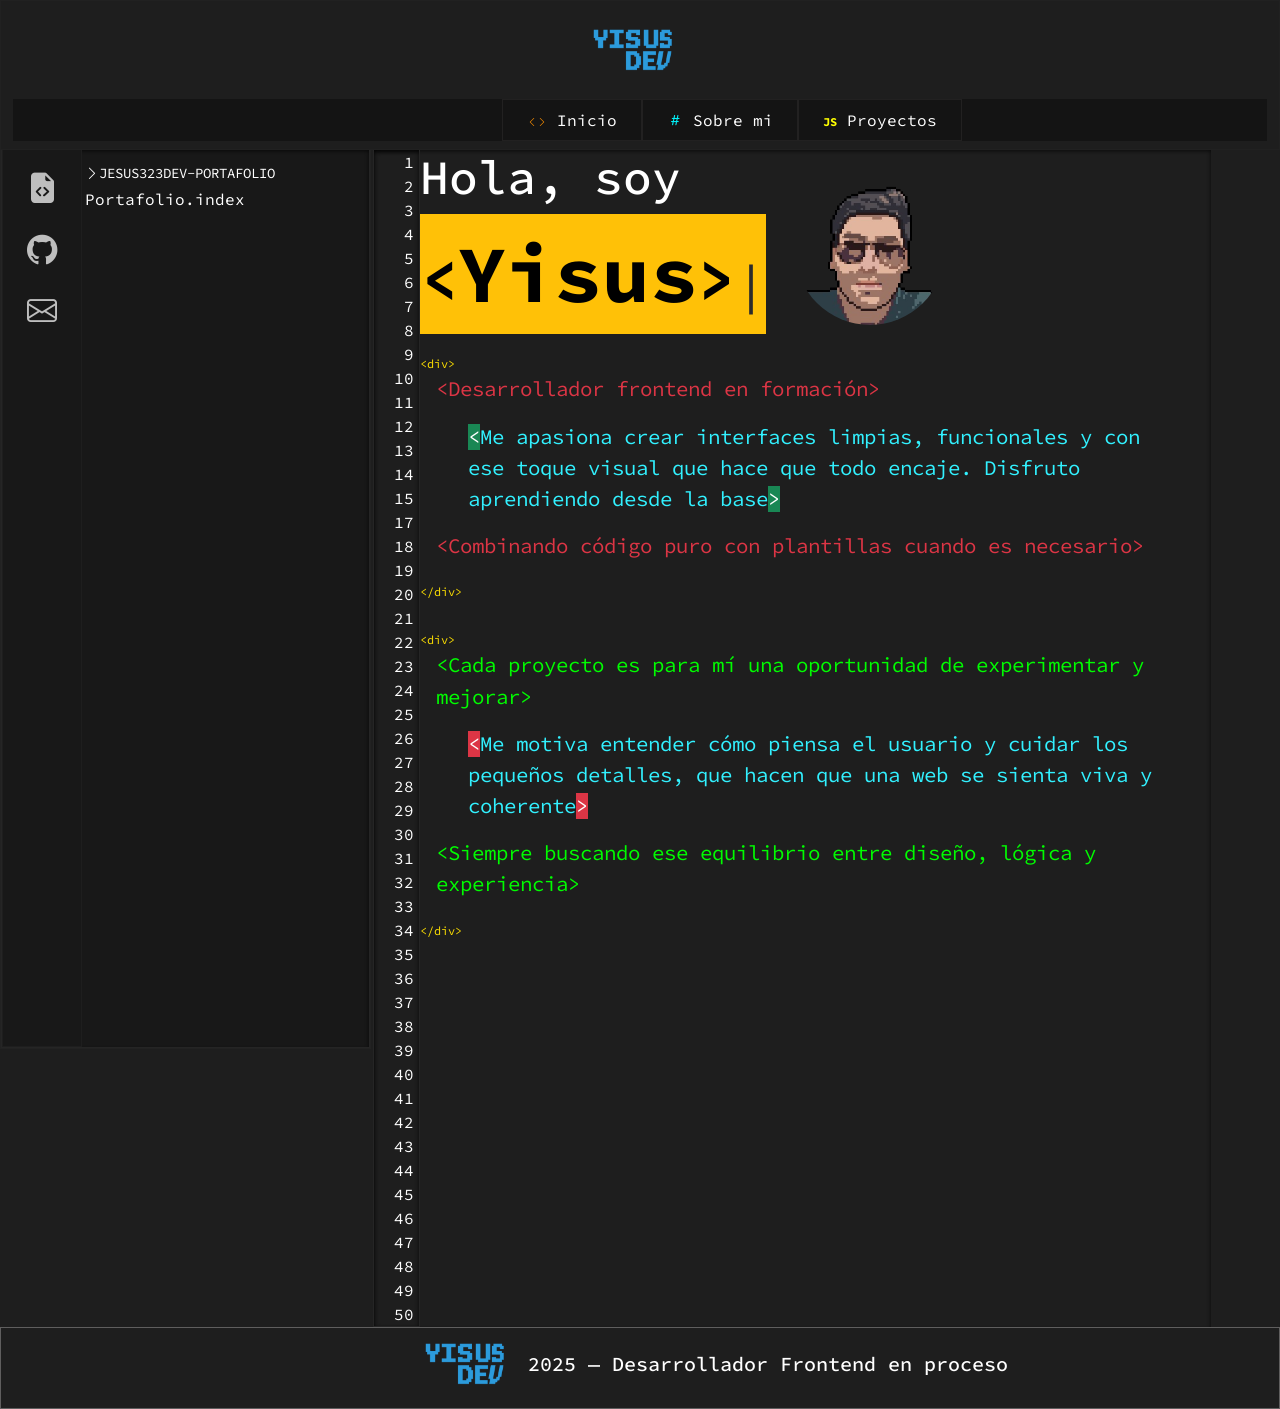
<file: index.html>
<!DOCTYPE html>
<html lang="es">

<head>
    <meta charset="UTF-8">
    <meta name="viewport" content="width=device-width, initial-scale=1.0">
    <meta name="author" content="Yisus">
    <meta name="description" content="">
    <!--!Bootstrap CSS-->
    <link href="https://cdn.jsdelivr.net/npm/bootstrap@5.3.8/dist/css/bootstrap.min.css" rel="stylesheet"
        integrity="sha384-sRIl4kxILFvY47J16cr9ZwB07vP4J8+LH7qKQnuqkuIAvNWLzeN8tE5YBujZqJLB" crossorigin="anonymous">
    <!--!Bootstrap  Iconos-->
    <link rel="stylesheet" href="https://cdn.jsdelivr.net/npm/bootstrap-icons@1.13.1/font/bootstrap-icons.min.css">

    <!--!Google fonts-->
    <link rel="preconnect" href="https://fonts.googleapis.com">
    <link rel="preconnect" href="https://fonts.gstatic.com" crossorigin>
    <link href="https://fonts.googleapis.com/css2?family=Source+Code+Pro:ital,wght@0,200..900;1,200..900&display=swap"
        rel="stylesheet">


    <!--!Links CSS-->
    <link rel="stylesheet" href="01_css_main/main.css">
    <link rel="stylesheet" href="01_css_main/cssMainProyectos.css">
    <link rel="stylesheet" href="01_css_main/animationsMain.css">
    <link rel="stylesheet" href="01_css_main/cssMainAboutMe.css">

    <title>Portafolio - JESUS323DEV</title>
</head>

<body>
    <!--!Header menu-nav-->
    <header>
        <nav class="navbar navbar-expand-lg fixed-top " aria-label="Navegación principal">
            <div class="container-fluid">

                <div class="mx-auto menuNav">
                    <a class="navbar-brand" href="#">
                        <img class="logo" src="03_media_main/img/index/logoPorta-.png" alt="Logo personal YisusDev">
                    </a>

                    <div class="ulStyle " id="navbarSupportedContent">
                        <ul class="navbar-nav">
                            <li class="nav-item">
                                <a class="nav-link px-4" id="linkInicio" role="button" href="#"
                                    aria-controls="sectionInicio" aria-expanded="false">
                                    <i aria-hidden="true" class="bi bi-chevron-left styleIconInicio"></i><i
                                        aria-hidden="true" class="bi bi-chevron-right styleIconInicio"></i>

                                    Inicio
                                </a>
                            </li>

                            <li class="nav-item">
                                <a class="nav-link px-4" id="linkAboutme" role="button" href="#">
                                    <i class="bi bi-hash styleIconAbout" aria-hidden="true"></i>
                                    Sobre mi
                                </a>
                            </li>

                            <li class="nav-item">
                                <a class="nav-link px-4" id="linkProyectos" role="button" href="#"
                                    aria-controls="sectionProyectos" aria-expanded="false">
                                    <span class="styleIconProyectos" aria-hidden="true">JS</span>
                                    Proyectos
                                </a>
                            </li>
                        </ul>
                    </div>
                </div>
            </div>
        </nav>
    </header>


    <!--!Main-->
    <main class="">
        <div class="row">
            <div class="d-flex align-content-center justify-content-center container  ">



                <!--!Barras Laterales-->
                <div class="col-lg-2 fixedBarras d-none d-lg-block ">

                    <!--!Barra de proyecto-->
                    <div class="barraLateral d-flex">

                        <div id="bordeLateral" class="barraExtensiones ">

                            <button class="btnFocus" id="btnEstructura"><i
                                    class="bi bi-file-earmark-code-fill"></i></button>
                            <button class="btnFocus" id="btnGit"><i class="bi bi-github"></i></button>
                            <button class="btnFocus" id="btnEmail"><i class="bi bi-envelope"></i></button>

                        </div>

                        <!--!Estructura del proyecto barra lateral-->
                        <div id="sectionEstructura" class="estructura">
                            <details>
                                <summary class="styleSummary"> <small><i
                                            class="bi bi-chevron-right icono"></i>JESUS323DEV-PORTAFOLIO</small>
                                </summary>


                                <!--!Atencia Homes-->
                                <div class="styleBarraLateral">
                                    <details>
                                        <!--!Atencia Homes V1-->
                                        <summary><i class="bi bi-chevron-right icono"></i>AtenciaHomes</summary>
                                        <nav aria-label="Versiones de Atencia Homes">
                                            <ul class="lista-versiones ">
                                                <li>
                                                    <a href="https://github.com/JESUS323DEV/JESUS323DEV-Portafolio/tree/main/AtenciaHomes/AtenciaHomesV1"
                                                        aria-label="Abrir versión uno de Atencia Homes en GitHub"
                                                        target="_blank">
                                                        AtenciaHomesV1
                                                    </a>
                                                </li>
                                                <li>
                                                    <a href="https://github.com/JESUS323DEV/JESUS323DEV-Portafolio/tree/main/AtenciaHomes/AtenciaHomesV2"
                                                        aria-label="Abrir versión dos de Atencia Homes en GitHub"
                                                        target="_blank">
                                                        AtenciaHomesV2
                                                    </a>
                                                </li>
                                                <li>
                                                    <a href="https://github.com/JESUS323DEV/JESUS323DEV-Portafolio/tree/main/AtenciaHomes/AtenciaHomesV3"
                                                        aria-label="Abrir versión tres de Atencia Homes en GitHub"
                                                        target="_blank">
                                                        AtenciaHomesV3
                                                    </a>
                                                </li>
                                                <li>
                                                    <a href="https://github.com/JESUS323DEV/JESUS323DEV-Portafolio/tree/main/AtenciaHomes/AtenciaHomesV4"
                                                        aria-label="Abrir versión cuatro de Atencia Homes en GitHub"
                                                        target="_blank">
                                                        AtenciaHomesV4
                                                    </a>
                                                </li>
                                            </ul>
                                        </nav>
                                    </details>
                                </div>

                                <!--!GameLab-->
                                <div class="styleBarraLateral">
                                    <details>
                                        <summary><i class="bi bi-chevron-right icono"></i>GameLab</summary>
                                        <nav>
                                            <ul class="lista-versiones ">
                                                <li> <a href="https://github.com/JESUS323DEV/JESUS323DEV-Portafolio/tree/main/GameLab/Game_Lab"
                                                        aria-label="Abrir GameLab en GitHub" target="_blank">GameLab</a>
                                                </li>
                                            </ul>
                                        </nav>

                                    </details>
                                </div>

                                <!--!FormLab-->
                                <div class="styleBarraLateral">
                                    <details>
                                        <summary><i class="bi bi-chevron-right icono"></i>FormLab</summary>
                                        <nav>
                                            <ul class="lista-versiones">
                                                <li><a class=""
                                                        href="https://github.com/JESUS323DEV/JESUS323DEV-Portafolio/tree/main/FormLab/"
                                                        aria-label="Abrir FormLab en GitHub" target="_blank">FormLab</a>
                                                </li>
                                            </ul>
                                        </nav>
                                    </details>

                                </div>


                                <!--!WebChuletas-->
                                <div class="styleBarraLateral">
                                    <details>
                                        <summary><i class="bi bi-chevron-right icono"></i>DevChuletas</summary>
                                        <div>
                                            <ul class="lista-versiones">
                                                <li>
                                                    <a href="https://github.com/JESUS323DEV/JESUS323DEV-Portafolio/tree/main/WebChuletas/Web-Chuletas"
                                                        aria-label="Abrir DevChuletas en GitHub"
                                                        target="_blank">DevChuletas</a>
                                                </li>
                                            </ul>
                                        </div>

                                    </details>
                                </div>
                            </details>
                            <nav>
                                <p><a class="portafolio" href="https://github.com/JESUS323DEV/JESUS323DEV-Portafolio"
                                        target="_blank" aria-label="Abrir Portafolio en GitHub">Portafolio.index</a>
                                </p>

                            </nav>
                        </div>

                        <!--!Sección barra lateral extensiones -->
                        <!--!Sección git-->
                        <div id="sectionGitHome" class="  d-none">
                            <div class="gitHome">
                                <img class="" src="03_media_main/img/index/logoPorta-.png" alt="">
                                <p>Visita Repositorio principal <a href="https://github.com/JESUS323DEV"
                                        target="_blank">YisusDev</a> <i class="bi bi-gear-fill"></i></p>
                            </div>
                        </div>

                        <!--!Sección barra lateral email -->
                        <div id="sectionEmail" class="d-none">
                            <div>
                                <p class="colorTextIf p-3">
                                    // Si llegaste hasta aquí, probablemente te interesa lo que viste.<br>
                                    // Escríbeme: <a class="mt-2" href="mailto:jtipian90@gmail.com"
                                        class="colorLet"><i class="bi bi-envelope"></i></a>
                                </p>

                            </div>

                        </div>
                    </div>
                </div>

                <!--!Texto inicio / Barras de números-->
                <div class="col-lg-8 col-12  d-flex  mainInicio">

                    <!--!Barra de numero-->
                    <div class="barraNumLineas  d-none d-md-block  ">

                        <p class="text-end">1</p>
                        <p class=" text-end">2</p>
                        <p class="text-end">3</p>
                        <p class="text-end">4</p>
                        <p class="text-end">5</p>
                        <p class="text-end">6</p>
                        <p class="text-end">7</p>
                        <p class="text-end">8</p>
                        <p class="text-end">9</p>
                        <p class="">10</p>
                        <p class="">11</p>
                        <p class="">12</p>
                        <p class="">13</p>
                        <p class="">14</p>
                        <p class="">15</p>
                        <p class="">17</p>
                        <p class="">18</p>
                        <p class="">19</p>
                        <p class="">20</p>
                        <p class="">21</p>
                        <p class="">22</p>
                        <p class="">23</p>
                        <p class="">24</p>
                        <p class="">25</p>
                        <p class="">26</p>
                        <p class="">27</p>
                        <p class="">28</p>
                        <p class="">29</p>
                        <p class="">30</p>
                        <p class="">31</p>
                        <p class="">32</p>
                        <p class="">33</p>
                        <p class="">34</p>
                        <p class="">35</p>
                        <p class="">36</p>
                        <p class="">37</p>
                        <p class="">38</p>
                        <p class="">39</p>
                        <p class="">40</p>
                        <p class="">41</p>
                        <p class="">42</p>
                        <p class="">43</p>
                        <p class="">44</p>
                        <p class="">45</p>
                        <p class="">46</p>
                        <p class="">47</p>
                        <p class="">48</p>
                        <p class="">49</p>
                        <p class="">50</p>

                    </div>

                    <!--!Sección Inicio -->
                    <section id="sectionInicio" class="">
                        <div class="">
                            <div class="sectionInicioH2">
                                <div class="text-inicio">
                                    <h2 class="text-start ">Hola, soy </h2>
                                    <p class="text-bg-warning"><small>&lt;</small>Yisus<small>&gt;</small><span
                                            class="animation">|</span></p>
                                </div>
                                <img src="03_media_main/img/index/foto-pixel1.png" alt="">
                            </div>

                            <div class="sectionInicioP">
                                <div>
                                    <small>&lt;div&gt;</small>
                                    <p class="mx-3 text-danger">&lt;Desarrollador frontend en formación&gt;</p>

                                    <p class="mx-5"><span class="text-bg-success">&lt;</span>Me apasiona crear
                                        interfaces limpias, funcionales y con ese toque visual que hace que todo encaje.
                                        Disfruto aprendiendo desde la base<span class="text-bg-success">&gt;</span>
                                    </p>
                                    <p class="mx-3 text-danger">&lt;Combinando
                                        código puro con plantillas cuando es
                                        necesario&gt;</p>
                                    <small>&lt;/div&gt;</small>

                                </div>


                                <div class="mt-4">
                                    <small>&lt;div&gt;</small>
                                    <p class="mx-3 colorP">&lt;Cada proyecto es para mí una
                                        oportunidad de experimentar y mejorar&gt;
                                    </p>

                                    <p class="mx-5"><span class="text-bg-danger">&lt;</span>Me motiva entender cómo
                                        piensa el usuario y cuidar los pequeños
                                        detalles, que hacen que una web se sienta viva y coherente<span
                                            class="text-bg-danger">&gt;</span>
                                    </p>

                                    <p class="mx-3 colorP">&lt;Siempre buscando ese
                                        equilibrio entre diseño, lógica y experiencia&gt;
                                    </p>



                                    <small>&lt;/div&gt;</small>
                                </div>


                            </div>
                        </div>
                    </section>

                    <!--!Sección Sobre mi -->
                    <section id="sectionAboutMe" class="d-none">


                        <div class="contAboutMe">

                            <!--!Sobre mi -->
                            <div>
                                <div class="styleHover">
                                    <h5 class=" mb-5 text-success text-center">
                                        /* SOBRE MÍ 🧠 – VISUAL DEVELOPER EN PROGRESO */
                                    </h5>
                                </div>

                                <p class="text-white bg-Notes1">/* SOBRE MÍ 🧐 */<span class="animationSmall">|</span>
                                </p>
                                <p>
                                    <span class="spanText">.Soy Jesús</span>
                                    <span class="spanCorchete">{</span>
                                </p>
                                <p>
                                    <span class="spanText2">Un desarrollador frontend:</span>
                                    <span class="spanText3"> en formación con una obsesión sana por el detalle;</span>
                                    <br><br>
                                    <span class="spanCorchete">}</span>
                                </p>
                            </div>

                            <!--!Lo que me gusta  -->
                            <div>
                                <p class="bg-Notes2">/*Lo que me gusta 😎 */</p>
                                <p>
                                    <span class="spanText">Me gusta entender</span>
                                    <span class="spanCorchete">{</span>
                                </p>

                                <p>
                                    <span class="spanText2">cómo cada línea de código:</span>
                                    <span class="spanText3"> da forma a una idea y cómo el diseño puede transmitir algo
                                        más
                                        que
                                        estética;</span>
                                    <br><br>
                                    <span class="spanCorchete">}</span>
                                </p>
                            </div>

                            <!--!No solo se trata solo de lógica-->
                            <div>
                                <p class="bg-Notes3">/* No solo se trata solo de lógica 🎨 */
                                </p>

                                <p>
                                    <span class="spanText">.No busco solo que una web funcione</span>
                                    <span class="spanCorchete">{</span>
                                </p>

                                <p>
                                    <span class="spanText2">quiero que se sienta bien:</span>
                                    <span class="spanText3"> que tenga ritmo, coherencia y vida. Disfruto aprendiendo
                                        desde
                                        la
                                        base, probando, rompiendo cosas y volviéndolas a construir mejor;</span>
                                    <br><br>
                                    <span class="spanCorchete">}</span>
                                </p>
                            </div>

                            <!--!Dependencias necesarias -->
                            <div>
                                <p class="bg-Notes4"><span>/* Dependencias necesarias 🧩 */</span></p>

                                <p>
                                    <span class="spanText">Herramientas {</span><br><br>

                                    <span class="spanText2">lenguaje:</span> <span class="spanText3">"HTML5, CSS3,
                                        JavaScript";</span><br>
                                    <span class="spanText2">framework:</span> <span class="spanText3"> "Bootstrap
                                        5";</span><br>
                                    <span class="spanText2">entorno:</span> <span class="spanText3">"Visual Studio
                                        Code";</span> <br>
                                    <span class="spanText2">control_versiones:</span> <span class="spanText3">"Git &
                                        GitHub";</span>
                                    <br><br>

                                    <span class="spanCorchete">}</span>
                                </p>
                            </div>

                            <!--!Mi entorno idea -->
                            <p class="bg-Notes5">/* Entorno: DevMode activado ⚙️ */
                            </p>
                            <p>
                                <span class="spanText">.Mi entorno ideal</span>
                                <span class="spanCorchete">{</span>
                            </p>

                            <p>
                                <span class="spanText2">un editor oscuro, buena música y café:</span>
                                <span class="spanText3"> la sensación de que cada proyecto me deja un nivel más arriba
                                    que
                                    el anterior;</span>
                                <br><br>
                                <span class="spanCorchete">}</span>
                            </p>
                        </div>
                    </section>



                    <!--!Sección Proyectos -->
                    <section id="sectionProyectos" class="d-none">

                        <!--!Presentación-->
                        <div class="container">
                            <div class="proyectosText mt-2 mb-5 d-none d-lg-block">

                                <!--!Let-->
                                <div class="mobileStyle ">
                                    <div class="mt-1 mb-5 ">
                                        <h2 class="colorLet"><small class="small1">const </small><span
                                                class="colorConst text-bg-primary">Mi
                                                mundo en código</span> <small>=
                                                <small class="colorLet">document.</small><small
                                                    class="colorCustom">getElementById</small><span
                                                    class="text-warning">(</span><small
                                                    class="colorCustom2">"Aprender"</small><span
                                                    class="text-warning">)</span>;</small></h2>

                                        <!--!Const-->
                                        <h2 class="p-2 p-lg-0"><small class="small1">let </small><span
                                                class="colorLet text-bg-success">Aprender</span>
                                            <small>=</small> <span class="colorCustom">[</span>proyectos,
                                            experimentar, curiosidades, retos<span
                                                class="colorCustom">]</span><small>;</small>
                                        </h2>
                                    </div>



                                    <div class="mobileStyle2 ">
                                        <p class="colorTextIf"><span class="colorIf"> for (</span><small
                                                class="small1">let</small>
                                            <span class="colorLet fs-5">constancia</span> <small
                                                class="small1">of</small>
                                            <span class="colorLet fs-5">Aprender</span><span class="colorIf">)</span>
                                            <span class="colorIf">{</span>
                                        </p>

                                        <p class="colorText">Cada proyecto es una parte de mi camino como desarrollador.
                                            Me gusta experimentar, probar ideas y mejorar lo que ya tengo hasta que todo
                                            encaja como quiero.</p>

                                        <p class="colorText"> Algunos nacieron de la curiosidad, otros de retos
                                            personales o
                                            encargos reales,
                                            pero todos me han enseñado algo distinto.
                                            No busco solo que funcionen: busco entender cada detalle, pulirlos y dejar
                                            claro
                                            cuánto disfruto este proceso. <br> <br><span class="colorIf">}</span></p>
                                    </div>
                                </div>
                            </div>

                        </div>

                        <!--!Presentación solo en móviles-->
                        <div class="textMobil">
                            <p>//Mis proyectos 🚀</p>
                        </div>

                        <!--!Tarjetas de proyectos-->
                        <div class="row d-flex flex-column  flex-md-row justify-content-around mb-4">

                            <!--!Tarjetas de proyectos AtenciaHomes-->
                            <div class="atenciaTarjeta col-10   col-lg-11  col-xxl-5 mb-2 ">
                                <div class="fondoAtencia img-fluid"></div>

                                <div class="textAtencia ">
                                    <h3> <span class="colorIf">{</span> AtenciaHomes <span class="colorIf">}</span></h3>
                                    <p>Atencia Homes es una web inmobiliaria desarrollada con enfoque en diseño limpio y
                                        navegación intuitiva.Combina estructura con Bootstrap, estilos personalizados y
                                        un
                                        sistema visual adaptable para distintos dispositivos.Fue creada como proyecto
                                        real
                                        para un cliente, cuidando tanto la presentación como la funcionalidad en cada
                                        página.</p>

                                    <div class="d-flex gap-3">

                                        <a class="enlaceWeb" href="https://www.atenciahomes.es/" target="_blank"
                                            rel="noopener noreferrer"
                                            aria-label="Abrir sitio web de Atencia Homes en una nueva pestaña">
                                            <i class="bi bi-globe" aria-hidden="true"></i>
                                        </a>

                                        <a class="enlaceGit" href="https://github.com/JESUS323DEV/Atencia-homes-oline"
                                            target="_blank" rel="noopener noreferrer"
                                            aria-label="Abrir repertorio en GitHub en una nueva pestaña"><i
                                                class="bi bi-github" aria-hidden="true"></i></a>
                                    </div>
                                </div>
                            </div>

                            <!--!Tarjetas de proyectos Game-Lab-->
                            <div class="gameLabTarjeta  col-10   col-lg-11  col-xxl-5 mb-2 ">
                                <div class="fondoGameLab img-fluid"></div>

                                <div class="textGameLab ">
                                    <h3><span class="colorCustom">(</span> Game-lab <span class="colorCustom">)</span>
                                    </h3>
                                    <p>Plataforma donde reúno varios minijuegos desarrollados con JavaScript puro.
                                        Cada juego tiene su propia lógica, interfaz y mecánicas únicas, creadas desde
                                        cero para practicar programación interactiva y diseño dinámico.
                                        Es un proyecto en constante evolución, donde sigo probando ideas, efectos y
                                        mejoras visuales.</p>

                                    <div class="mt-0 mt-lg-5">
                                        <a class="enlaceGit "
                                            href="https://jesus323dev.github.io/JESUS323DEV-Portafolio/GameLab/Game_Lab/"
                                            target="_blank" rel="noopener noreferrer"
                                            aria-label="Abrir repertorio en GitHub en una nueva pestaña"><i
                                                class="bi bi-github" aria-hidden="true"></i></a>
                                    </div>
                                </div>
                            </div>


                            <!--!Tarjetas de proyectos FormLab-->
                            <div class="formLabTarjeta  col-10  col-lg-11  col-xxl-5 mb-2">
                                <div class="fondoFormLab img-fluid"></div>

                                <div class="textFormLab">
                                    <h3><span class="small1">[</span> FormLab <span class="small1">]</span></h3>
                                    <p>Espacio dedicado a la creación y prueba de formularios inteligentes con
                                        validaciones en tiempo real.
                                        Combina HTML, CSS y JavaScript para ofrecer una experiencia dinámica, accesible
                                        y visualmente cuidada.
                                        Cada formulario está pensado para practicar lógica, usabilidad y diseño
                                        adaptable.Con el objetivo de perfeccionar la experiencia del usuario y la
                                        precisión del código.

                                    </p>

                                    <div class="">
                                        <a class="enlaceGit"
                                            href="https://jesus323dev.github.io/JESUS323DEV-Portafolio/FormLab/Reservas-Come&Calla/"
                                            target="_blank" rel="noopener noreferrer"
                                            aria-label="Abrir repertorio en GitHub en una nueva pestaña"><i
                                                class="bi bi-github" aria-hidden="true"></i></a>
                                    </div>
                                </div>
                            </div>





                            <!--!Tarjetas de proyectos web-chuletas-->
                            <div class="webChuletasTarjeta  col-10  col-lg-11  col-xxl-5 mb-2 ">
                                <div class="fondoWebChuletas img-fluid"></div>

                                <div class="textWebChuletas">
                                    <h3 class="colorCustom2">"DevChuletas"</h3>
                                    <p>DevChuletas es mi web de apuntes y recursos sobre desarrollo web. Compilo lo que
                                        voy aprendiendo en HTML, CSS, Bootstrap y JavaScript, organizado como una guía
                                        visual y práctica. Ideal para repasar rápido sin perder el estilo.
                                        Cada sección está pensada para ser clara y directa como
                                        si el código te hablara en tu propio idioma. Es mi cuaderno digital.EN PROGRESO</p>
                                        
                                        

                                    <div class="">
                                        <a class="enlaceGit"
                                            href="https://jesus323dev.github.io/JESUS323DEV-Portafolio/WebChuletas/Web-Chuletas/"
                                            target="_blank" rel="noopener noreferrer"
                                            aria-label="Abrir repertorio en GitHub en una nueva pestaña"><i
                                                class="bi bi-github" aria-hidden="true"></i></a>
                                    </div>
                                </div>
                            </div>
                        </div>


                    </section>

                </div>

            </div>


            <footer>

                <div class="mobileFooter  d-flex  flex-row align-items-center justify-content-center gap-4">


                    <img src="03_media_main/img/index/logoPorta-.png" alt="">
                    <h5>2025 — Desarrollador Frontend en proceso </h5>

                </div>


            </footer>

        </div>


    </main>





    <script src="https://cdn.jsdelivr.net/npm/bootstrap@5.3.8/dist/js/bootstrap.bundle.min.js"
        integrity="sha384-FKyoEForCGlyvwx9Hj09JcYn3nv7wiPVlz7YYwJrWVcXK/BmnVDxM+D2scQbITxI"
        crossorigin="anonymous"></script>
    <script src="02_js_main/scriptsMainNav.js"></script>
    <script src="02_js_main/scriptMainAboutMe.js"></script>
</body>

</html>
</file>
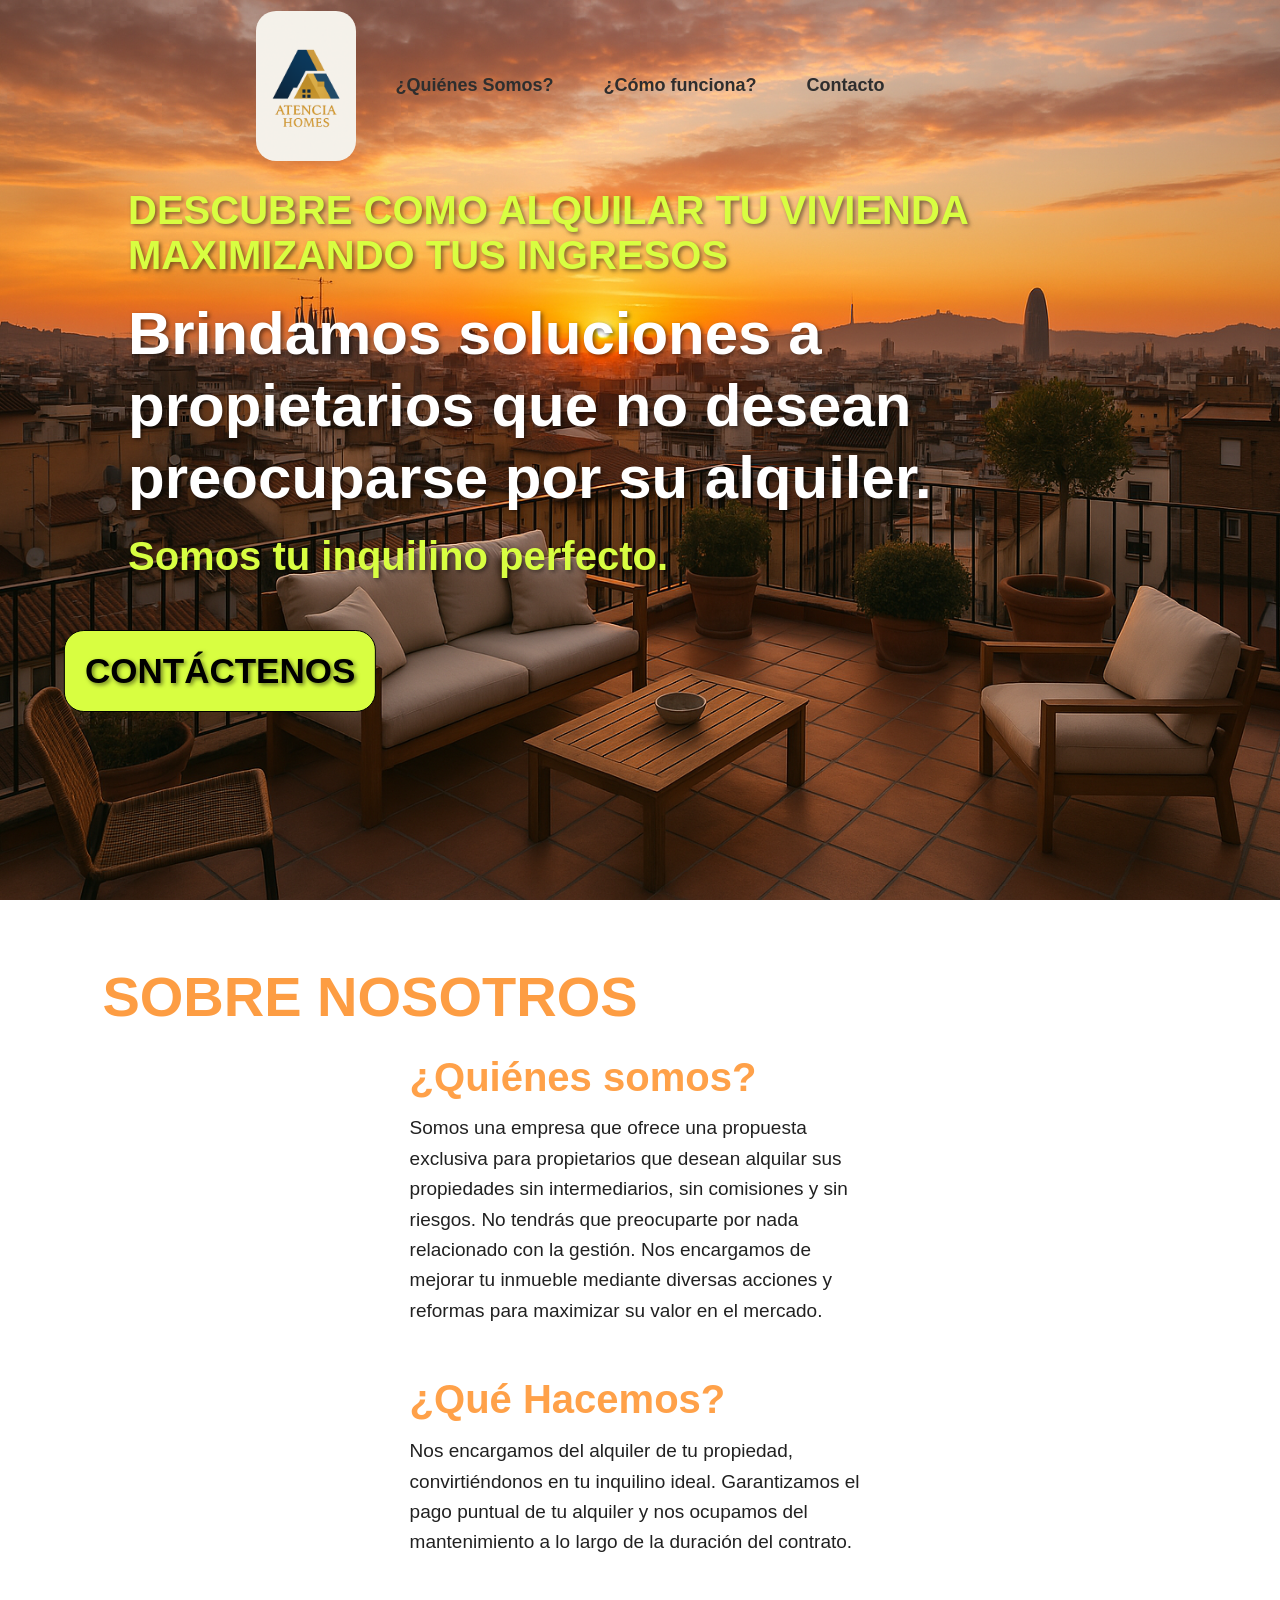
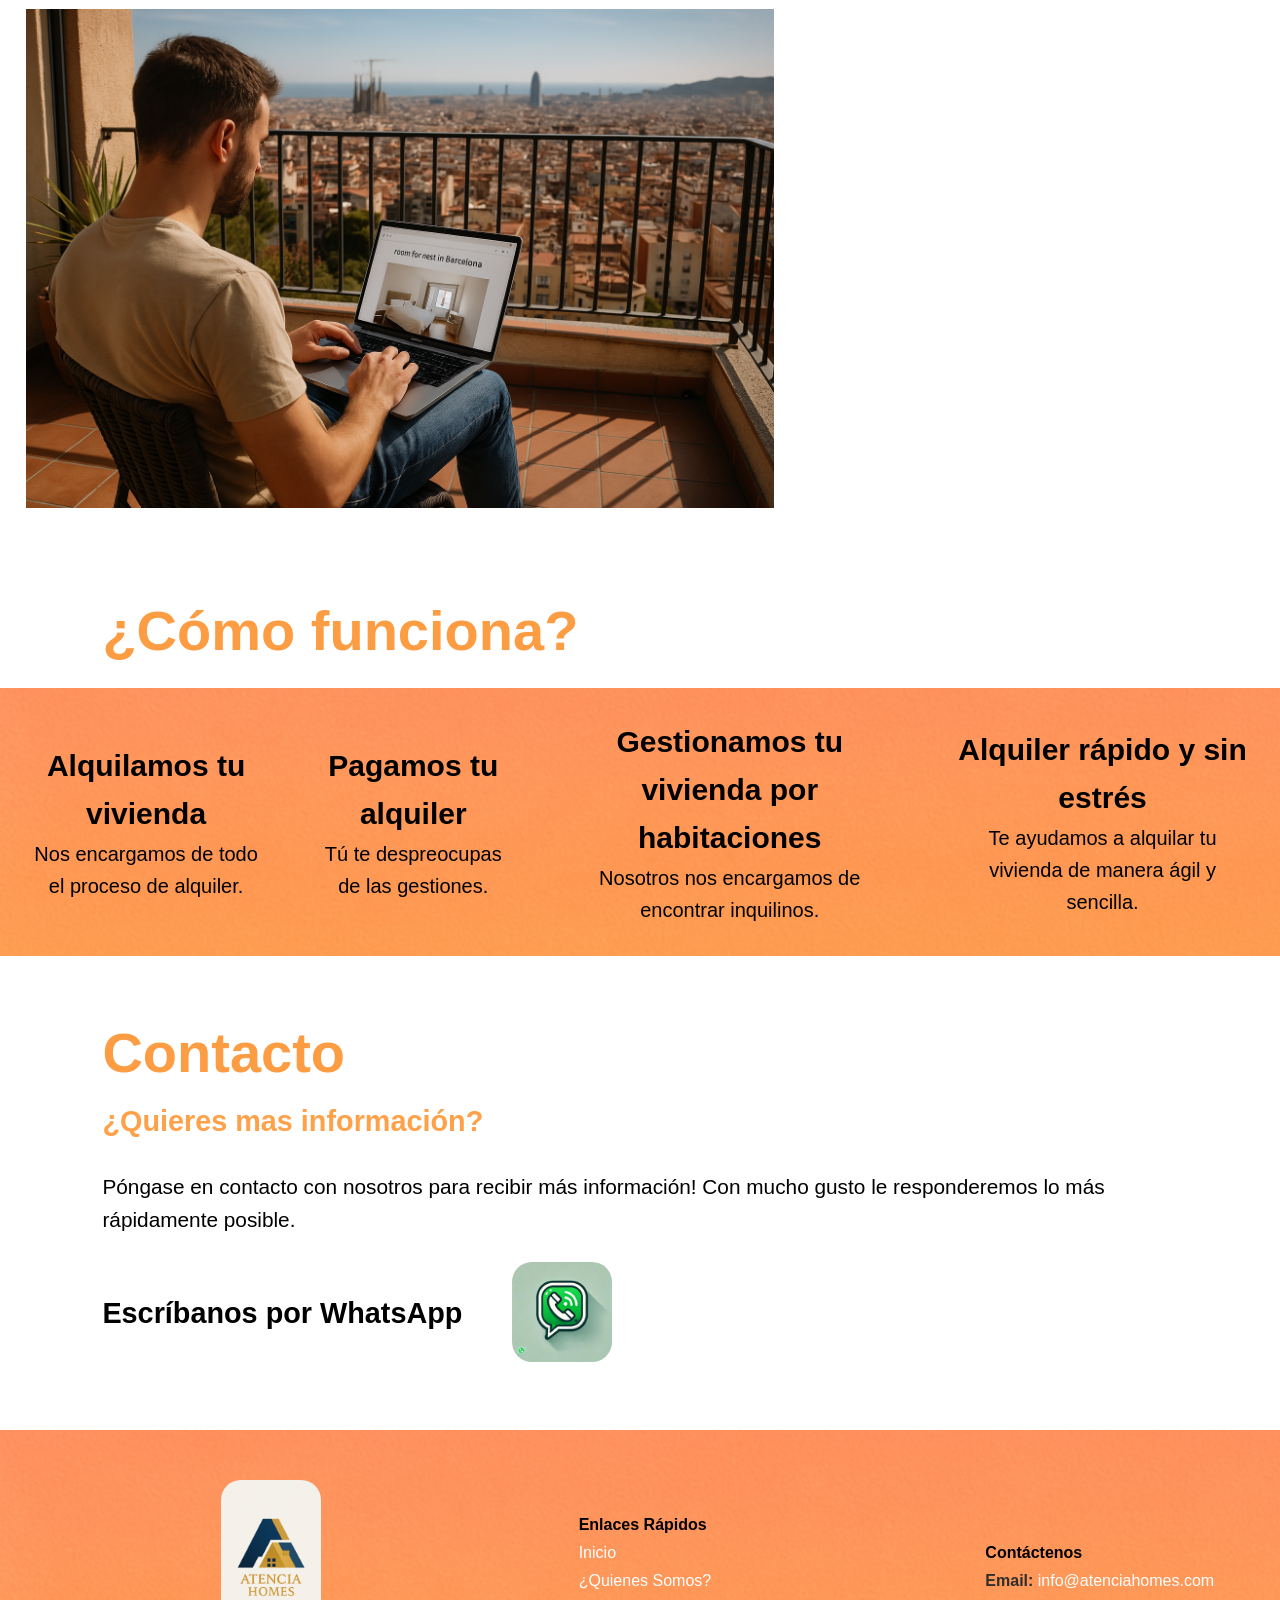
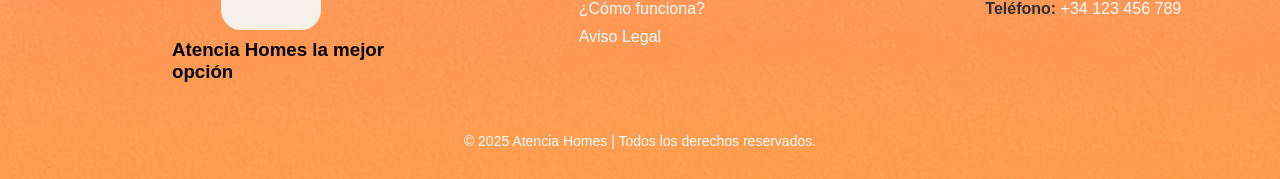
<file: AtenciaHomes/AtenciaHomesV1/index.html>
<!DOCTYPE html>
<html lang="es">

<head>
    <meta charset="UTF-8">
    <meta name="viewport" content="width=device-width, initial-scale=1.0">
    <meta name="author" content="Yisus">
    <meta name="description" content="pagina informativa">
    <meta name="keywords" content="folleto,informativa,alquiler,habitaciones,piso">
    <link rel="stylesheet" href="estilos/estilo1.css">
    <title>Atencia Homes - La mejor opción</title>
</head>

<body>

    <!--AQUÍ EMPIEZA EL HEADER-->
    <section id="inicio">
        <header>



            <div class="fondo-imagen">
                <div class="contenedor-header">

                    <img src="img/logo-mejorado2.png" alt="logo" class="logo">

                    <nav>

                        <ul>

                            <li><a href="#quienes-somos">¿Quiénes Somos?</a></li>
                            <li><a href="#como-funciona">¿Cómo funciona?</a></li>
                            <li><a href="#contacto">Contacto</a></li>
                            

                        </ul>
                    </nav>
                </div>
                <div class="texto-header">
                    <h3>DESCUBRE COMO ALQUILAR TU VIVIENDA MAXIMIZANDO TUS INGRESOS</h3>

                    <h2>Brindamos soluciones a propietarios que no desean preocuparse por su alquiler.</h2>
                    <h3>Somos tu inquilino perfecto.</h3>

                    <P class="contacto"><a href="#contacto">CONTÁCTENOS</a></P>
                </div>
            </div>
        </header>
    </section>

    <!--AQUÍ TERMINA EL HEADER-->

    <!-------------------------------------------------------------------------------------------------------------------------------------->

    <!--AQUÍ EMPIEZA EL MAIN-->

    <!--1ERA PARTE MAIN - ¿QUIENES-SOMOS? -->

    <main>
        <section id="quienes-somos">


            <h1 class="cont-h1">SOBRE NOSOTROS</h1>

            <div class="cont-principal">
                <div class="sobre-nosotros">
                    <section class="quienes-somos">
                        <h3>¿Quiénes somos?</h3>
                        <p>Somos una empresa que ofrece una propuesta exclusiva para propietarios que desean alquilar
                            sus propiedades sin intermediarios, sin comisiones y sin riesgos. No tendrás que preocuparte
                            por
                            nada relacionado con la gestión. Nos encargamos de mejorar tu inmueble mediante diversas
                            acciones y reformas para maximizar su valor en el mercado.</p>
                    </section>

                    <section class="que-hacemos">
                        <h3>¿Qué Hacemos?</h3>
                        <p>Nos encargamos del alquiler de tu propiedad, convirtiéndonos en tu inquilino ideal.
                            Garantizamos el pago puntual de tu alquiler y nos ocupamos del mantenimiento a lo largo de
                            la duración
                            del contrato.</p>
                    </section>
                </div>

                <img src="img/terraza3.png" alt="terraza3" class="cont-img">
            </div>
        </section>

        <!--2DA PARTE MAIN-¿COMO-FUNCIONA?-->
        <section id="como-funciona">
            <h1 class="cont2-h1">¿Cómo funciona?</h1>



            <div class="cont-como-funciona">
                <div class="fondo2-imagen">

                    <div class="cont-alquilamos">
                        <h2>Alquilamos tu vivienda</h2>
                        <p>Nos encargamos de todo el proceso de alquiler.</p>
                    </div>
                    <div class="cont-alquilamos">
                        <h2>Pagamos tu alquiler</h2>
                        <p> Tú te despreocupas de las gestiones.</p>
                    </div>
                    <div class="cont-alquilamos">
                        <h2>Gestionamos tu vivienda por habitaciones</h2>
                        <p>Nosotros nos encargamos de encontrar inquilinos.</p>
                    </div>

                    <div class="cont-alquilamos">
                        <h2>Alquiler rápido y sin estrés</h2>
                        <p>Te ayudamos a alquilar tu vivienda de manera ágil y sencilla.</p>
                    </div>
                </div>
            </div>
        </section>

        <!--3ERA PARTE MAIN---CONTACTO-->
        <section id="contacto">


            <h1 class="h1-contacto ">Contacto</h1>
            <h3 class="h3-info">¿Quieres mas información?</h3>
            <p class="p-contacto">Póngase en contacto con nosotros para recibir más información! Con mucho gusto le
                responderemos lo más
                rápidamente posible.</p>

            <div class="cont-contacto">
                <h4>Escríbanos por WhatsApp</h4>
                <a href="https://wa.me/34695078648" target="_blank">
                    <img src="img/whatssap.jpg" alt="WhatsApp">
                </a>
            </div>
        </section>
    </main>

    <footer>
        <div class="cont-foot">

            <div class="cont-izquierda">
                <img src="img/logo-mejorado2.png" alt="">
                <h3>Atencia Homes la mejor opción</h3>
                
            </div>
            <div class="cont-medio">
                <h4>Enlaces Rápidos</h4>
                <ul>
                    <li><a href="#inicio">Inicio</a></li>
                    <li><a href="#quienes-somos">¿Quienes Somos?</a></li>
                    <li><a href="#como-funciona">¿Cómo funciona?</a></li>
                    <li><a href="#aviso-legal">Aviso Legal</a></li>
                </ul>
            </div>
            <div class="cont-derecha">
                <h4>Contáctenos</h4>
                <p><strong>Email:</strong> <span class="e-mail">info@atenciahomes.com</span></p>
                <p><strong>Teléfono:</strong> <span class="fono"> +34 123 456 789</span></p>
            </div>
        </div>

        <div class="cont-abajo">
            <p>&copy; 2025 Atencia Homes | Todos los derechos reservados.</p>

        </div>



    </footer>


</body>

</html>
</file>
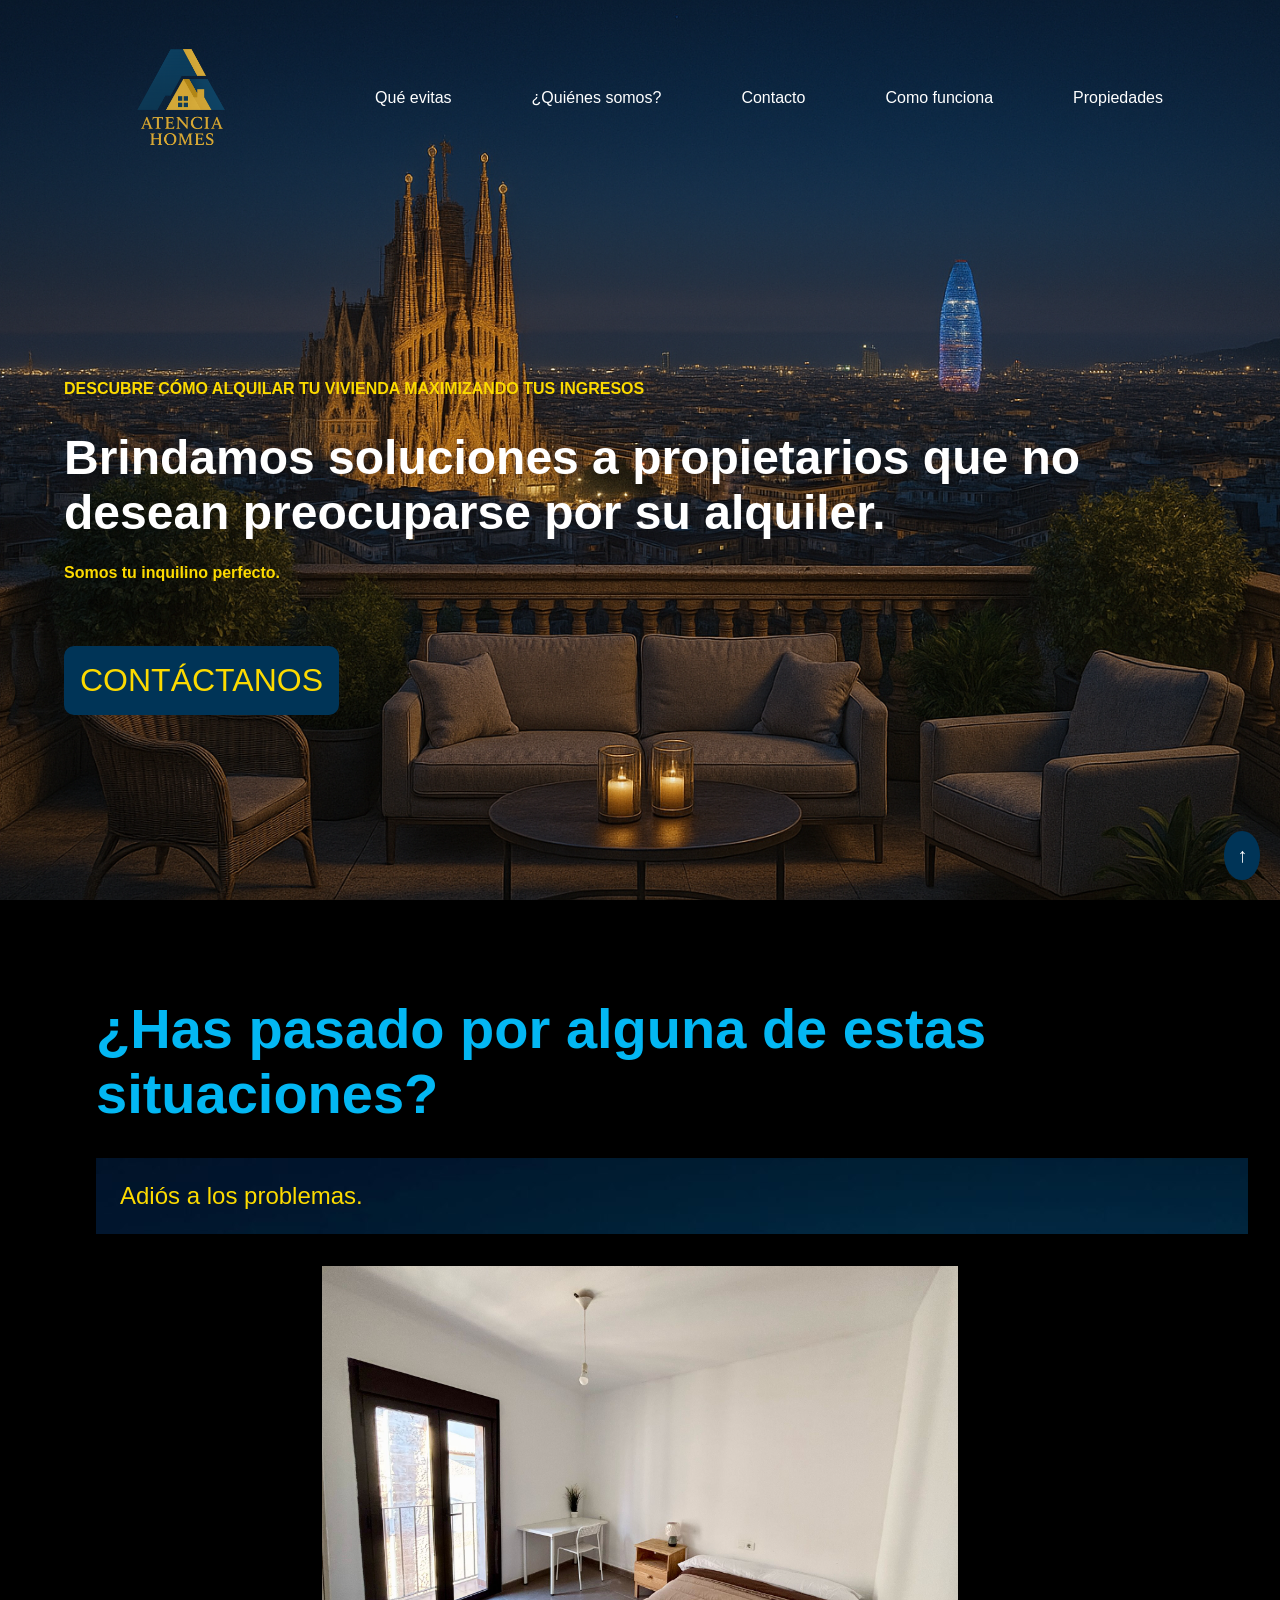
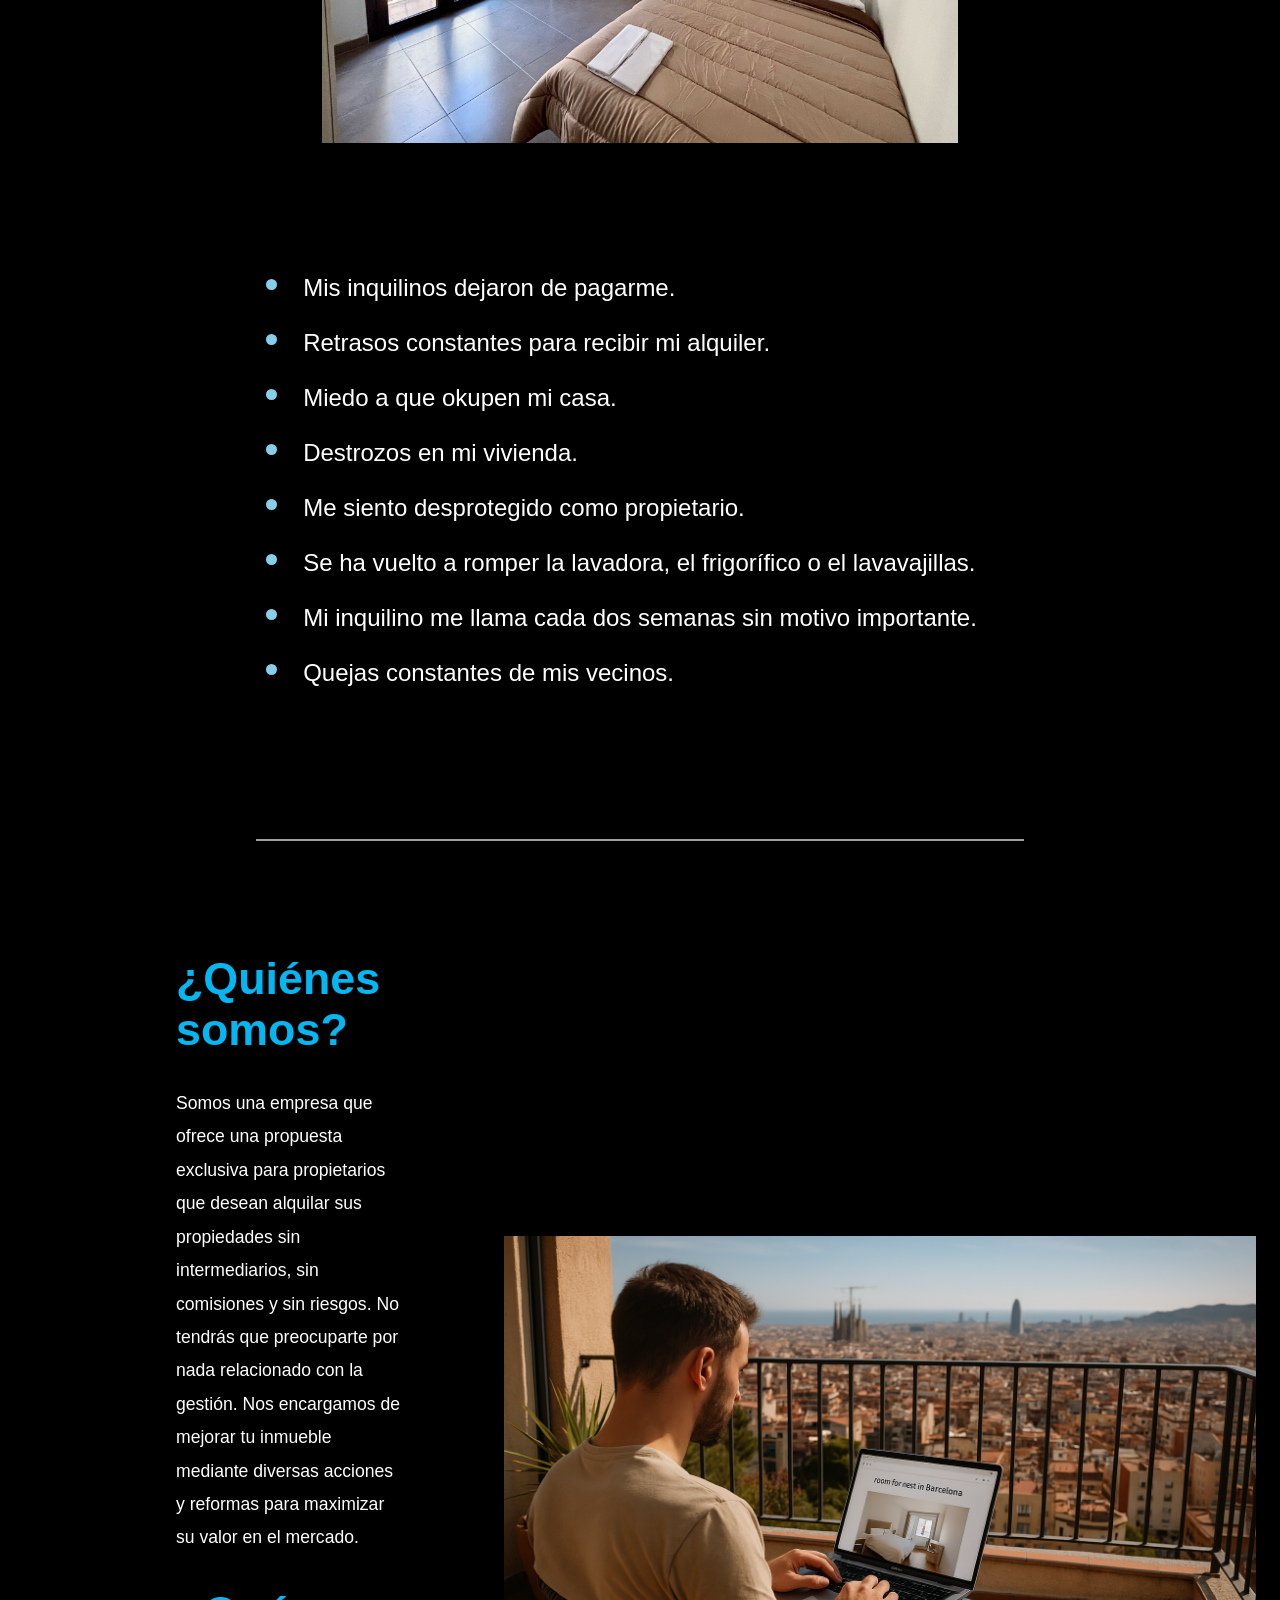
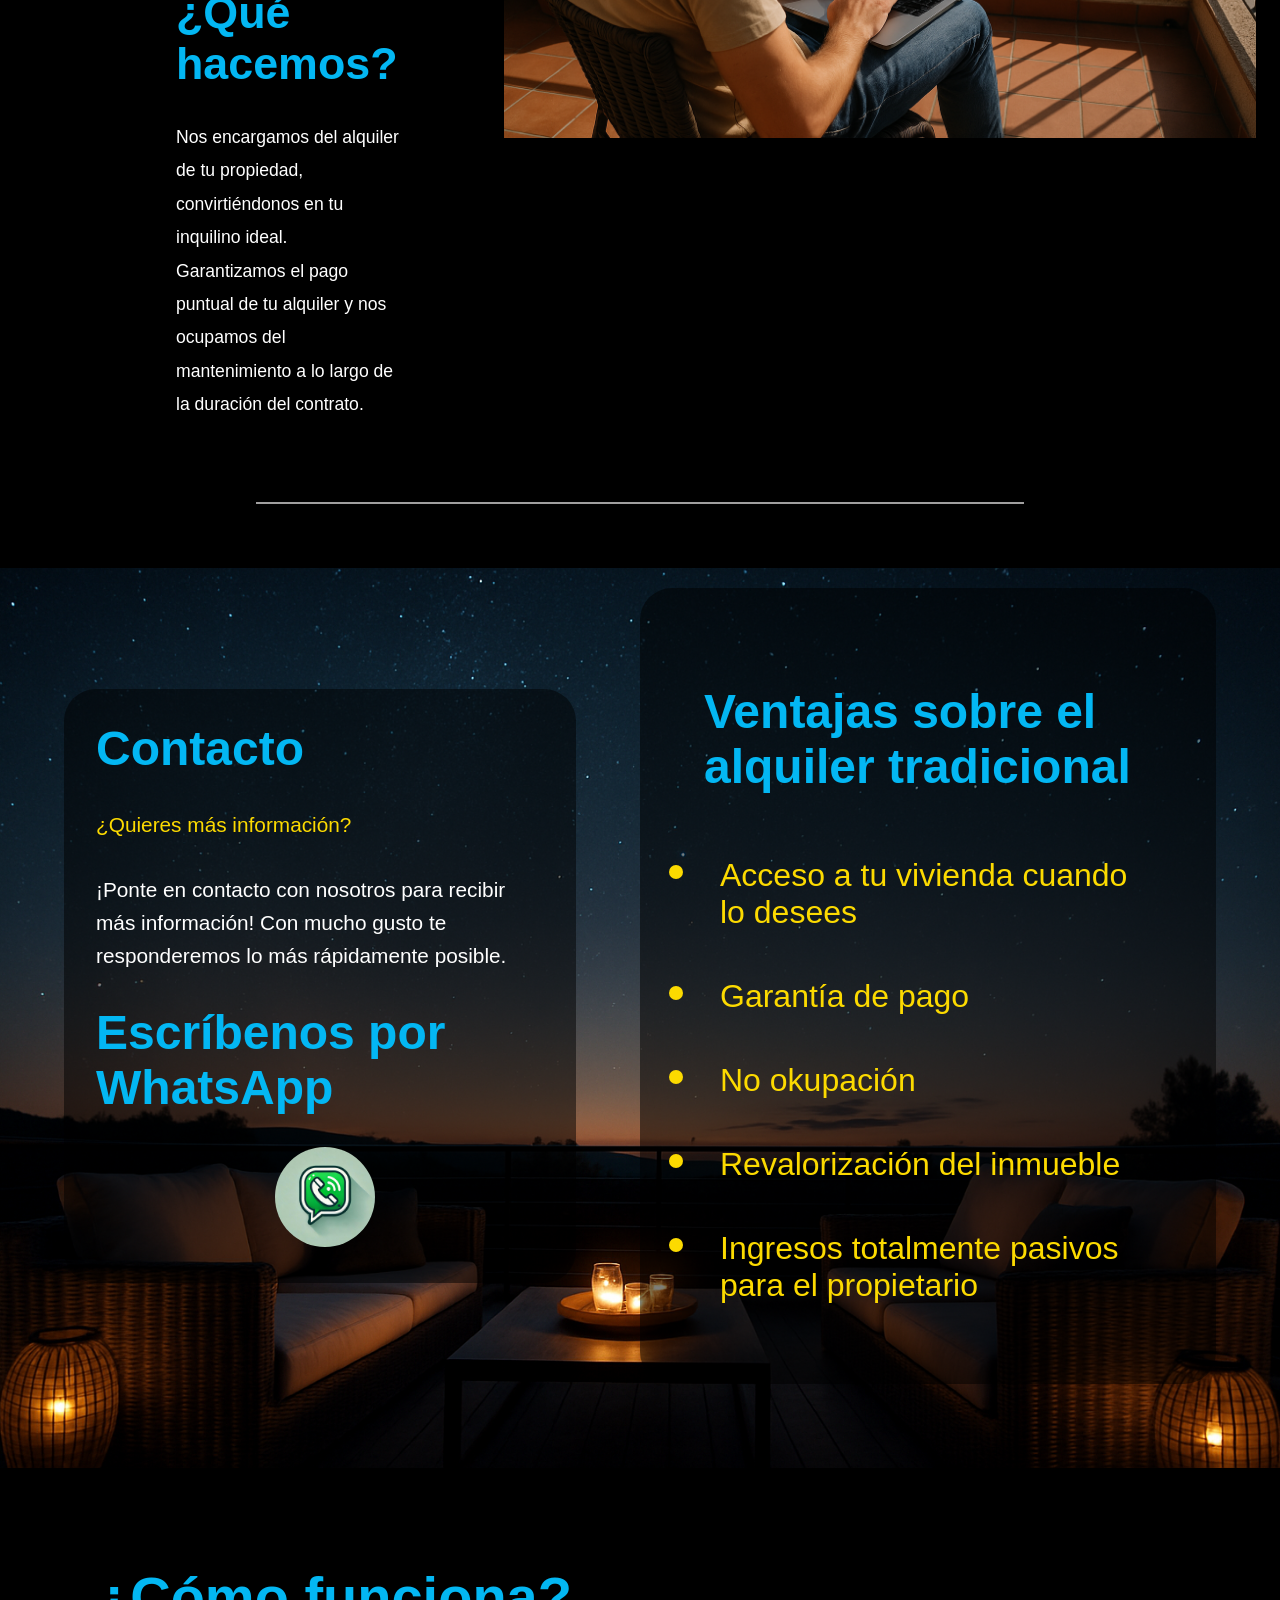
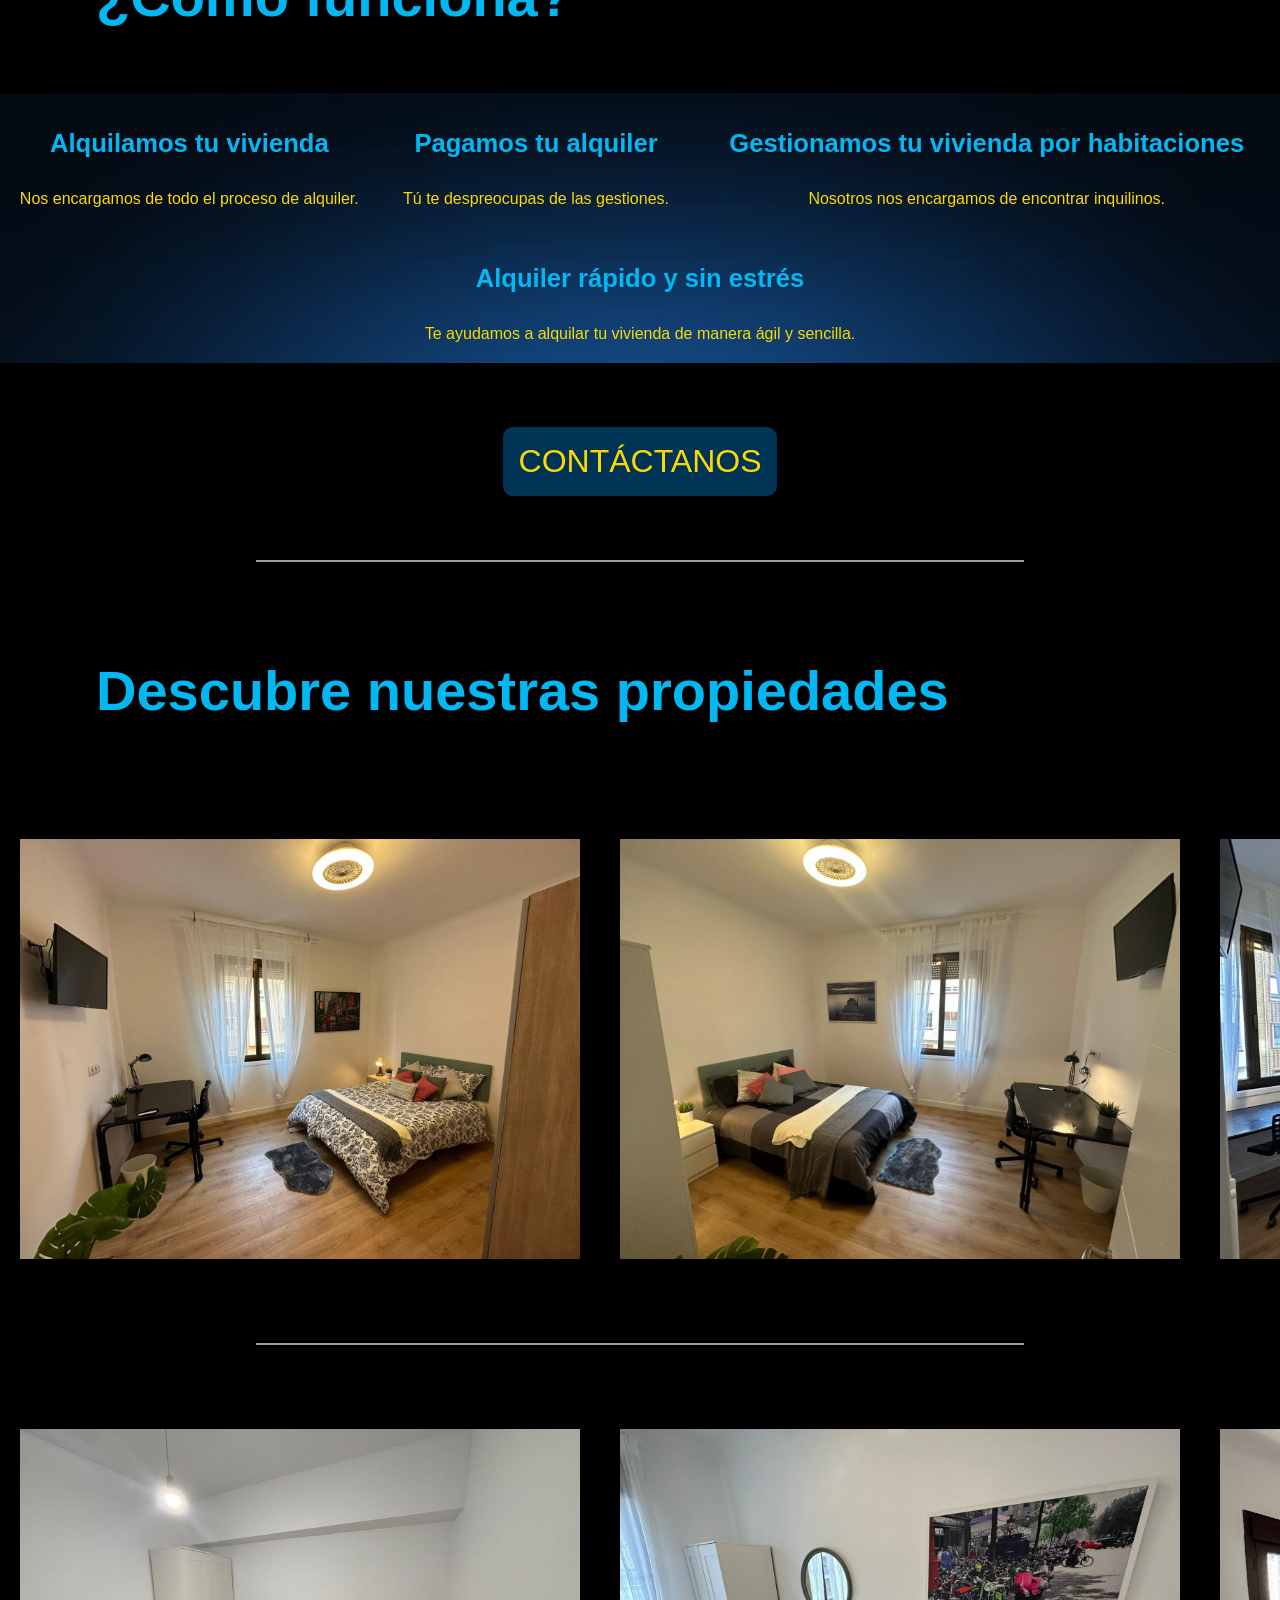
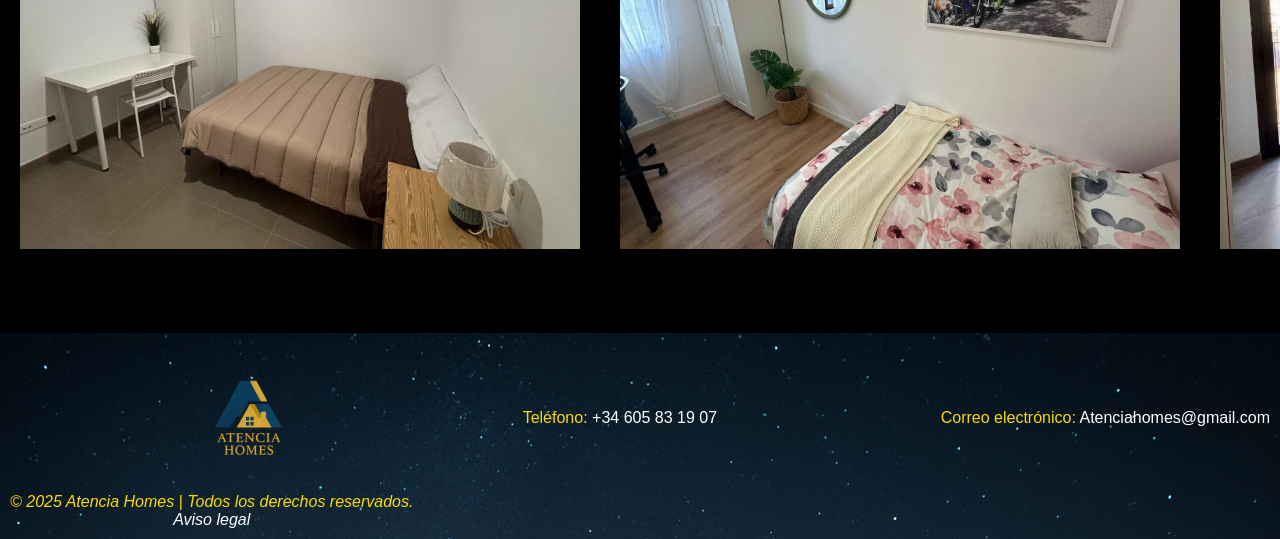
<file: AtenciaHomes/AtenciaHomesV2/index.html>
<!DOCTYPE html>
<html lang="es">

<head>
    <meta charset="UTF-8">
    <meta name="viewport" content="width=device-width, initial-scale=1.0">
    <meta name="author" content="Yisus">
    <meta name="description" content="Página informativa">
    <meta name="keywords" content="folleto, informativa, alquiler, habitaciones, piso">
    <link rel="stylesheet" href="estilos/estilo1.css">
    <title>Atencia Homes - La mejor opción</title>
</head>

<body>


    <!--AQUÍ EMPIEZA EL HEADER-->

    <header id="inicio">


        <div class="fondo-img">
            <div class="cont-menu">
                <img src="imagenes/logo-sin-fondo.png" alt="logo2" class="logo">
                <button id="menu-toggle" class="menu-toggle">&#9776;</button>

                <nav id="nav-menu">
                    <ul>
                        <li><a href="#que-evitas">Qué evitas</a></li>
                        <li><a href="#quienes-somos">¿Quiénes somos?</a></li>
                        <li><a href="#contacto">Contacto</a></li>
                        <li><a href="#como-funciona">Como funciona</a></li>
                        <li><a href="#propiedades">Propiedades</a></li>

                    </ul>
                </nav>
            </div>
            <div class="cont-texto">
                <h3>DESCUBRE CÓMO ALQUILAR TU VIVIENDA MAXIMIZANDO TUS INGRESOS</h3>
                <h1>Brindamos soluciones a propietarios que no desean preocuparse por su alquiler.</h1>
                <h3>Somos tu inquilino perfecto.</h3>
                <p class="contacto"><a href="#contacto">CONTÁCTANOS</a></p>
            </div>
        </div>
    </header>

    <!--¿Has pasado por alguna de estas situaciones?-->
    <main>
        <section id="que-evitas">
            <h2 class="cont-fondo-h2">¿Has pasado por alguna de estas situaciones?</h2>
            <p class="cont-fondo-p">Adiós a los problemas.</p>

            <div class="cont-list-img">
                <img src="imagenes/habitacion-superior.jpeg" alt="habitacion-superior">
                <ul>
                    <li>Mis inquilinos dejaron de pagarme.</li>
                    <li>Retrasos constantes para recibir mi alquiler.</li>
                    <li>Miedo a que okupen mi casa.</li>
                    <li>Destrozos en mi vivienda.</li>
                    <li>Me siento desprotegido como propietario.</li>
                    <li>Se ha vuelto a romper la lavadora, el frigorífico o el lavavajillas.</li>
                    <li>Mi inquilino me llama cada dos semanas sin motivo importante.</li>
                    <li>Quejas constantes de mis vecinos.</li>
                </ul>
            </div>
        </section>

        <hr>

        <!--¿Quiénes somos?-->

        <article id="quienes-somos">



            <div class="cont-principal">
                <div class="texto-cont">
                    <h2>¿Quiénes somos?</h2>
                    <p>Somos una empresa que ofrece una propuesta exclusiva para propietarios que desean alquilar
                        sus propiedades sin intermediarios, sin comisiones y sin riesgos. No tendrás que preocuparte
                        por nada relacionado con la gestión. Nos encargamos de mejorar tu inmueble mediante diversas
                        acciones y reformas para maximizar su valor en el mercado.</p>
                    <h2>¿Qué hacemos?</h2>
                    <p>Nos encargamos del alquiler de tu propiedad, convirtiéndonos en tu inquilino ideal.
                        Garantizamos el pago puntual de tu alquiler y nos ocupamos del mantenimiento a lo largo de
                        la duración del contrato.</p>
                </div>
                <img src="imagenes/terraza3.png" alt="terraza" class="cont-img">
            </div>
        </article>

        <hr>

        <!--Contacto-whatsapp-->
        <section id="contacto">
            <div class="fondo-cont">
                <div class="whatsapp">
                    <h2>Contacto</h2>
                    <p><span class="span-p">¿Quieres más información?</span></p>
                    <p>¡Ponte en contacto con nosotros para recibir más información! Con mucho gusto te
                        responderemos lo más rápidamente posible.</p>
                    <h3>Escríbenos por WhatsApp</h3>
                    <a href="https://wa.me/34605831907" target="_blank">
                        <img src="imagenes/whatssap.jpg" alt="WhatsApp">
                    </a>
                </div>

                <div class="lista-contenedor">
                    <h2>Ventajas sobre el alquiler tradicional</h2>
                    <ul>
                        <li>Acceso a tu vivienda cuando lo desees</li>
                        <li>Garantía de pago</li>
                        <li>No okupación</li>
                        <li>Revalorización del inmueble</li>
                        <li>Ingresos totalmente pasivos para el propietario</li>
                    </ul>
                </div>
            </div>
        </section>

        
        <!--Como funciona-->
        <section id="como-funciona">
            <h2 class="h2-cont">¿Cómo funciona?</h2>
            <div class="fondo-como-funciona">

                <div class="p-cont">
                    <h3>Alquilamos tu vivienda</h3>
                    <p>Nos encargamos de todo el proceso de alquiler.</p>
                </div>

                <div class="p-cont">
                    <h3>Pagamos tu alquiler</h3>
                    <p>Tú te despreocupas de las gestiones.</p>
                </div>

                <div class="p-cont">
                    <h3>Gestionamos tu vivienda por habitaciones</h3>
                    <p>Nosotros nos encargamos de encontrar inquilinos.</p>
                </div>

                <div class="p-cont">
                    <h3>Alquiler rápido y sin estrés</h3>
                    <p>Te ayudamos a alquilar tu vivienda de manera ágil y sencilla.</p>
                </div>
            </div>

            <p class="contacto2"><a href="#contacto">CONTÁCTANOS</a></p>
        </section>

        <hr>

        <!--Galeria de imágenes-->
        <section id="propiedades">
            <h2 class="h2-galeria">Descubre nuestras propiedades</h2>
            <div class="contenedor-galeria">
                <img src="imagenes/habitacion1.jpeg" alt="Habitación 1">
                <img src="imagenes/habitacion2.jpeg" alt="Habitación 2">
                <img src="imagenes/habitacion3.jpeg" alt="Habitación 3">
            </div>
            <hr>
            <div class="contenedor-galeria">
                <img src="imagenes/habitacion4.jpeg" alt="Habitación 4">
                <img src="imagenes/habitacion5.jpeg" alt="Habitación 5">
                <img src="imagenes/habitacion-superior.jpeg" alt="Habitación superior">
            </div>
        </section>
    </main>

    <footer>
        <div class="cont-footer">
            <img src="imagenes/logo-sin-fondo.png" alt="Logo Atencia Homes">
            <p>Teléfono: <a href="tel:34605831907">+34 605 83 19 07</a></p>
            <p>Correo electrónico: <a href="mailto:Atenciahomes@gmail.com">Atenciahomes@gmail.com</a></p>
            <i>© 2025 Atencia Homes | Todos los derechos reservados. <br> <a href="#aviso-legal">Aviso legal</a></i>
        </div>
    </footer>

    <a href="#inicio" class="flecha-arriba" aria-label="Volver al inicio">↑</a>



    <script>
        // Obtener el botón de menú y el contenedor del menú
        const toggleButton = document.getElementById('menu-toggle');
        const navMenu = document.getElementById('nav-menu');

        // Agregar el evento de click al botón
        toggleButton.addEventListener('click', () => {
            navMenu.classList.toggle('active');
        });
    </script>

</body>

</html>
</file>
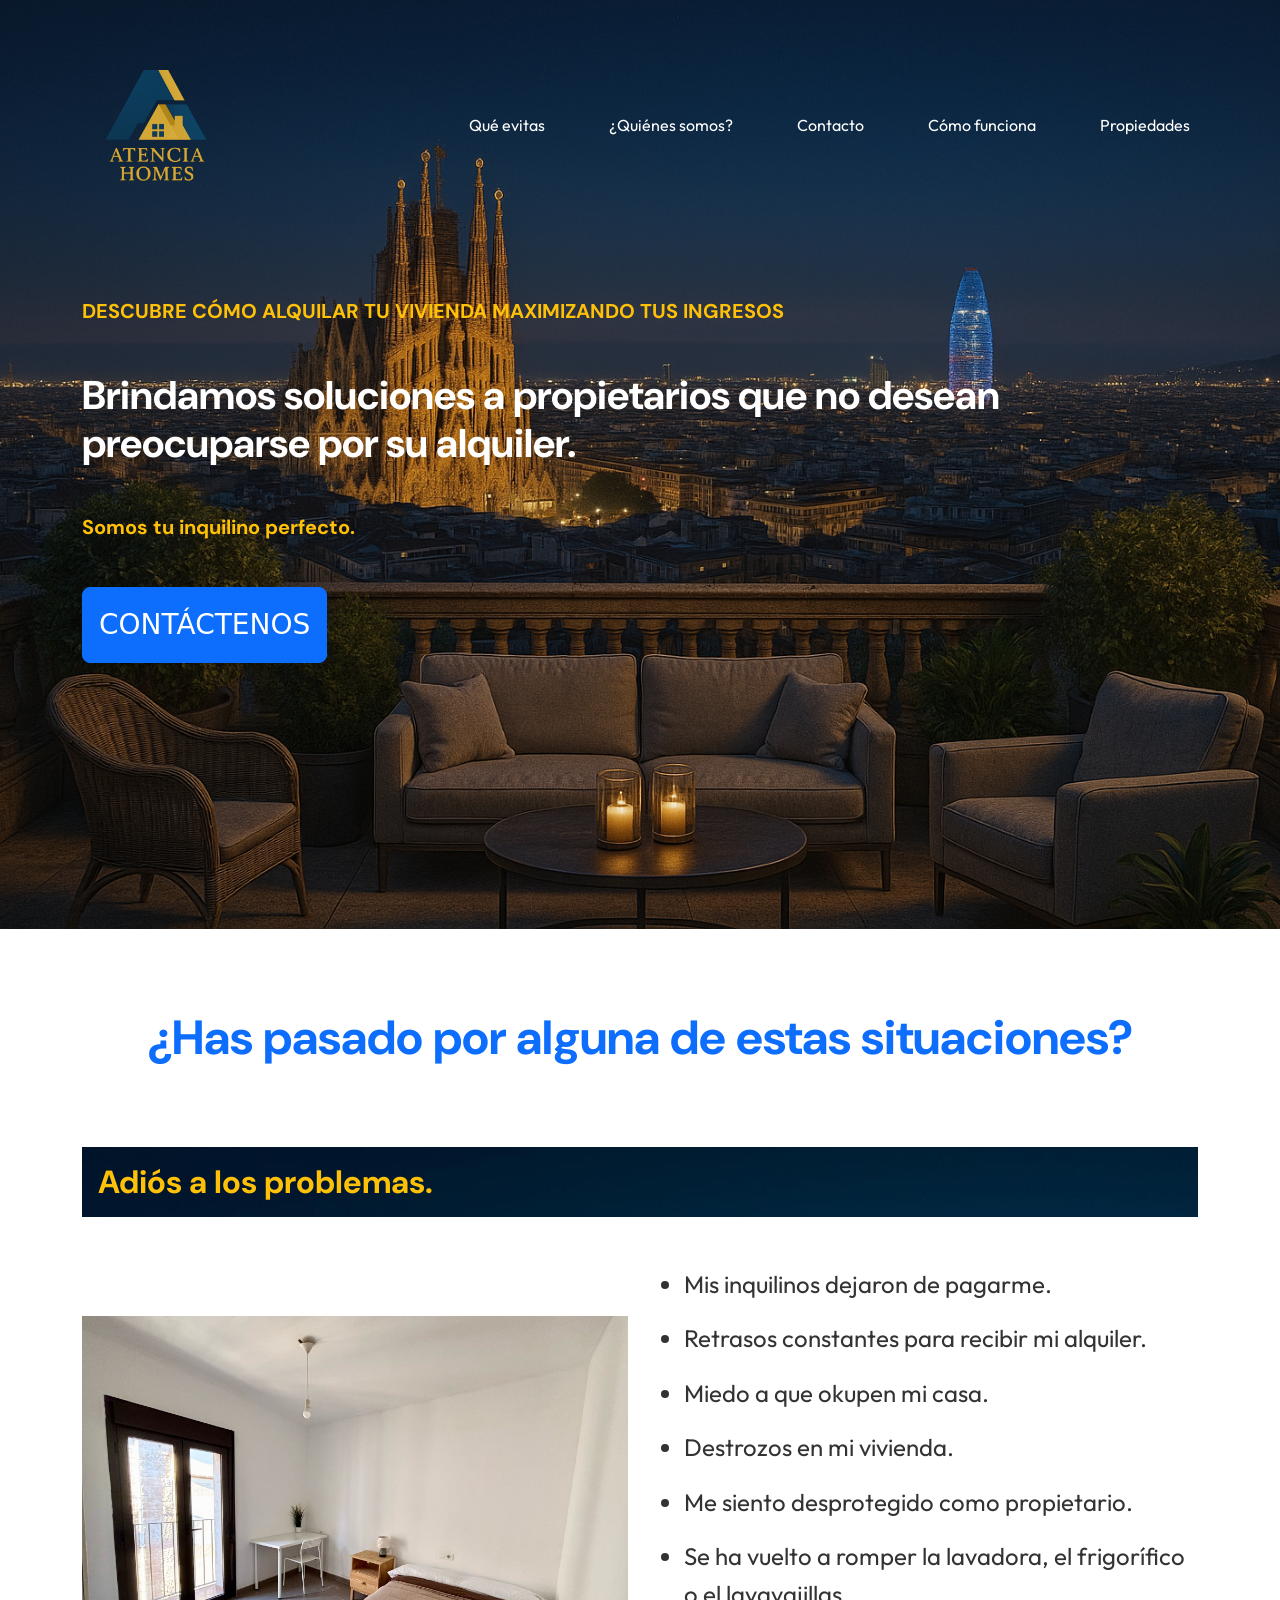
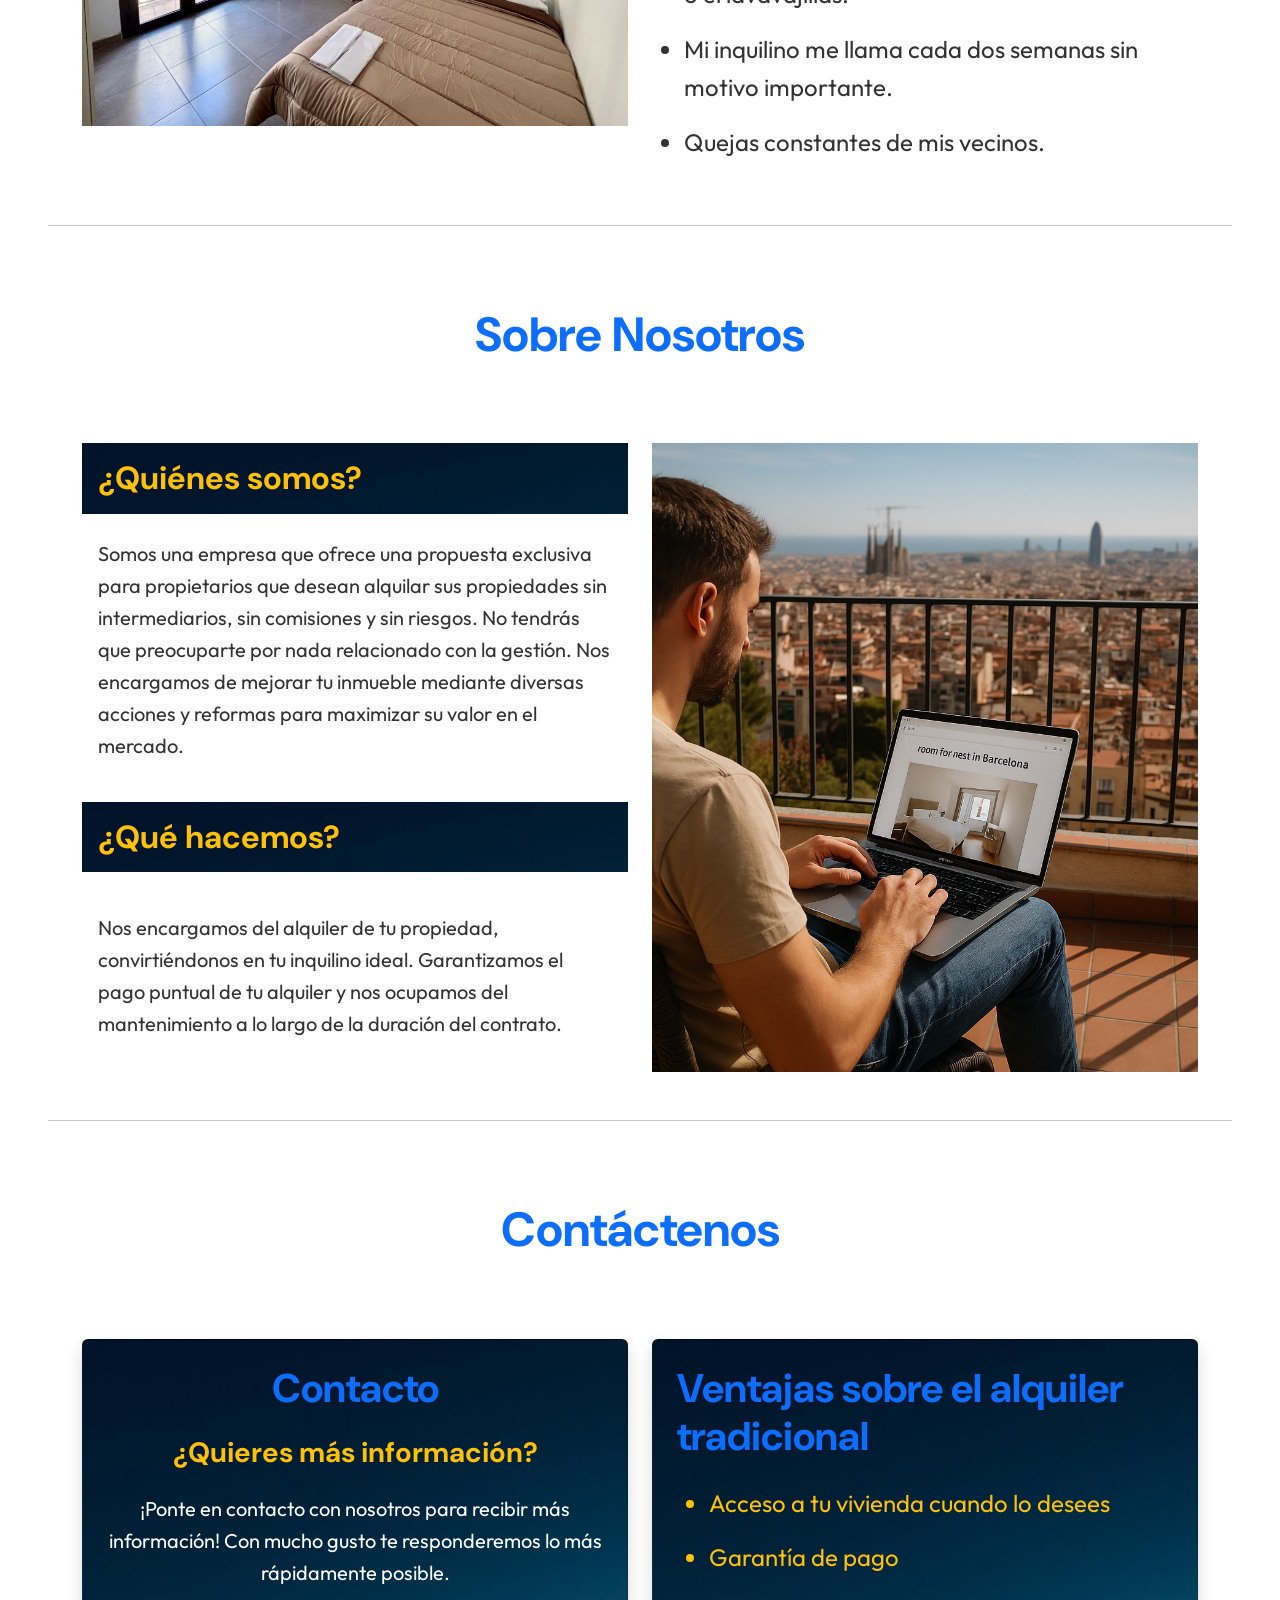
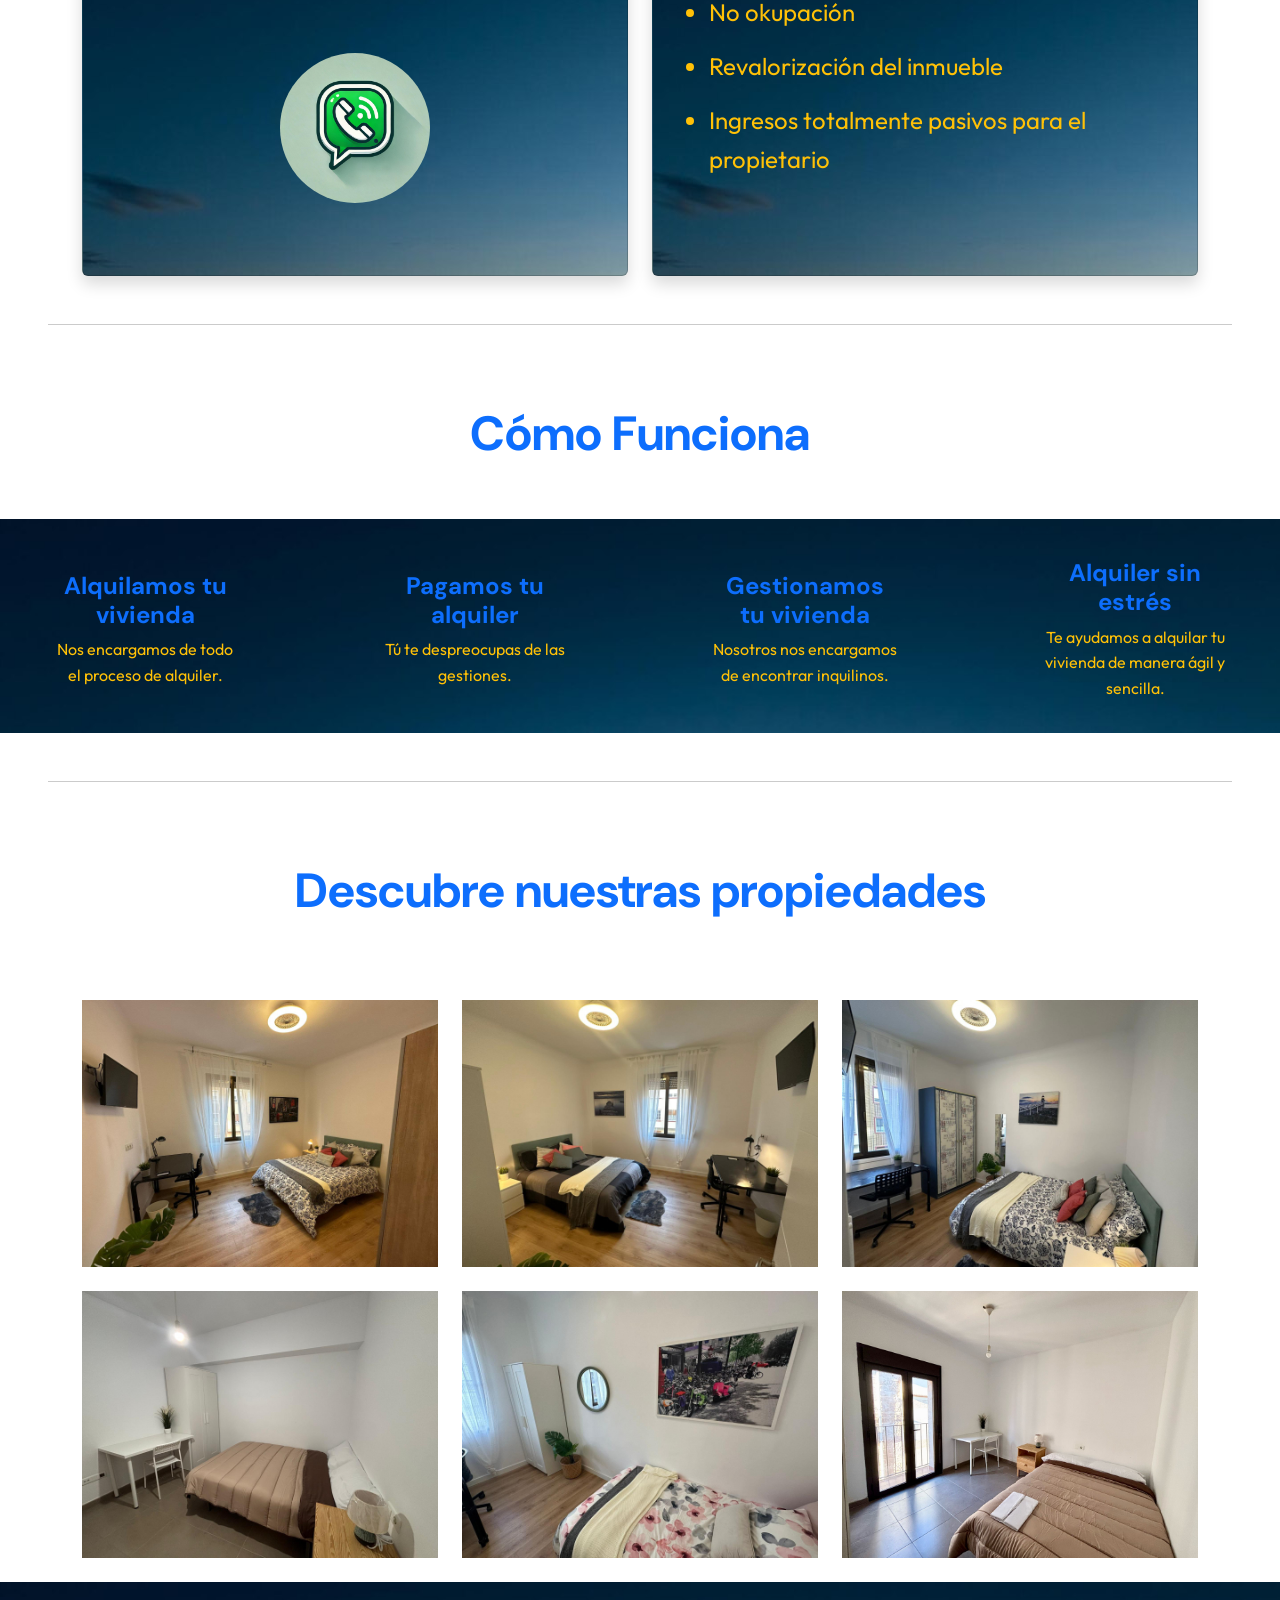
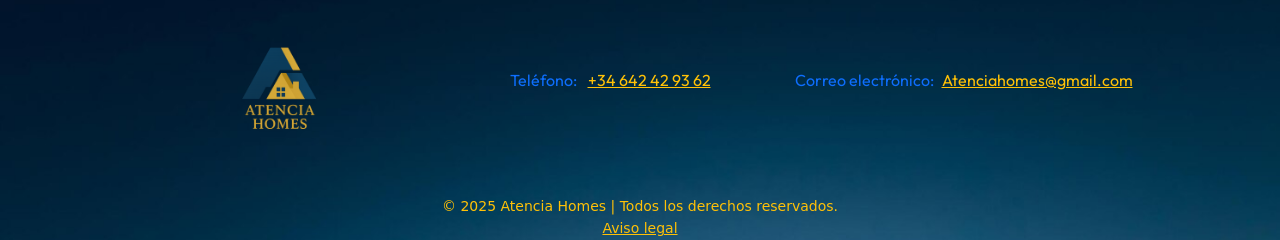
<file: AtenciaHomes/AtenciaHomesV3/index.html>
<!DOCTYPE html>
<html lang="es">

<head>
    <meta charset="UTF-8">
    <meta name="viewport" content="width=device-width, initial-scale=1.0">
    <meta name="author" content="Yisus">
    <meta name="description" content="Página informativa">
    <meta name="keywords" content="folleto, informativa, alquiler, habitaciones, piso">
    <title>Atencia Homes - La mejor opción</title>

    <link rel="preconnect" href="https://fonts.googleapis.com">
    <link rel="preconnect" href="https://fonts.gstatic.com" crossorigin>
    <link
        href="https://fonts.googleapis.com/css2?family=DM+Sans:ital,opsz,wght@0,9..40,600;1,9..40,600&family=Outfit:wght@300&display=swap"
        rel="stylesheet">

    <link rel="stylesheet" href="bootstrap/css/bootstrap.min.css">
    <link rel="stylesheet" href="css3/estilos1.css">

    <script>
        if (location.hostname === "atenciahomes.es") {
            location.replace("https://www.atenciahomes.es" + location.pathname);
        }
    </script>


</head>

<body>



    <!-- AQUÍ EMPIEZA EL HEADER -->
    <header>
        <nav class="navbar navbar-expand-lg navbar-dark" role="navigation" aria-label="Menu Principal">
            <div class="container">
                <a class="navbar-brand" href="#">
                    <img src="media/img/logo-sin-fondo.png" alt="Logo" style="width: 150px;" loading="lazy">
                </a>
                <button class="navbar-toggler mx-auto" type="button" data-bs-toggle="collapse"
                    data-bs-target="#navbarContenido" aria-controls="navbarContenido" aria-expanded="false"
                    aria-label="Toggle navigation">
                    <span class="navbar-toggler-icon"></span>
                </button>
                <div class="collapse navbar-collapse" id="navbarContenido">
                    <ul class="navbar-nav ms-auto gap-md-5 gap-0">
                        <li class="nav-item"><a class="nav-link text-white" href="#que-evitas">Qué evitas</a></li>
                        <li class="nav-item"><a class="nav-link text-white" href="#quienes-somos">¿Quiénes somos?</a>
                        </li>

                        <li class="nav-item"><a class="nav-link text-white" href="#contacto">Contacto</a></li>
                        <li class="nav-item"><a class="nav-link text-white" href="#como-funciona">Cómo funciona</a></li>
                        <li class="nav-item"><a class="nav-link text-white" href="#propiedades">Propiedades</a></li>
                    </ul>
                </div>
            </div>
        </nav>
        <div class="min-vh-70">
            <div class="container text-white mt-5">
                <h3 class="fs-5 mb-5 text-warning">DESCUBRE CÓMO ALQUILAR TU VIVIENDA MAXIMIZANDO
                    TUS INGRESOS</h3>
                <h1 class="mb-5">Brindamos soluciones a propietarios que no desean preocuparse por su alquiler.</h1>
                <h3 class="fs-5 mb-5 text-warning">Somos tu inquilino perfecto.</h3>
                <a class="text-white btn btn-primary btn-lg p-3 fs-3" href="https://wa.me/+34642429362" target="_blank"
                    aria-label="Contactar vía WhatsApp" rel="noopener">CONTÁCTENOS</a>
            </div>
        </div>
    </header>
    <!-- AQUÍ TERMINA EL HEADER -->

    <!-- AQUÍ EMPIEZA EL MAIN -->
    <main>
        <!-- 1º PARTE MAIN - QUE EVITAS -->
        <section id="que-evitas">
            <div class="container">
                <h2 class="cont-tittle text-primary">¿Has pasado por alguna de estas situaciones?</h2>
                <h3 class="p-3 fs-2 mb-5 text-warning" style="background-image: url(media/img/fondo-anochecer.jpg);">
                    Adiós a los problemas.</h3>
                <div class="row align-items-center g-4">
                    <div class="col-12 col-lg-6">
                        <img src="media/img/habitacion-superior.jpeg" alt="habitación-superior" class="img-fluid"
                            loading="lazy">
                    </div>
                    <div class="col-12 col-lg-6">
                        <ul class="list-main fs-4">
                            <li>Mis inquilinos dejaron de pagarme.</li>
                            <li>Retrasos constantes para recibir mi alquiler.</li>
                            <li>Miedo a que okupen mi casa.</li>
                            <li>Destrozos en mi vivienda.</li>
                            <li>Me siento desprotegido como propietario.</li>
                            <li>Se ha vuelto a romper la lavadora, el frigorífico o el lavavajillas.</li>
                            <li>Mi inquilino me llama cada dos semanas sin motivo importante.</li>
                            <li>Quejas constantes de mis vecinos.</li>
                        </ul>
                    </div>
                </div>
            </div>
        </section>
        <!-- FIN 1º PARTE MAIN - QUE EVITAS -->

        <hr class="mx-5 my-5">

        <!-- 2º PARTE MAIN - QUIENES SOMOS -->
        <section id="quienes-somos">
            <div class="container mt-5">
                <h2 class="cont-tittle text-primary">Sobre Nosotros</h2>
                <div class="row g-4">
                    <div class="col-12 col-lg-6">
                        <h3 class="fs-2 p-3 text-warning" style="background-image: url(media/img/fondo-anochecer.jpg);">
                            ¿Quiénes somos?</h3>
                        <p class="fs-5 p-3">Somos una empresa que ofrece una propuesta exclusiva para propietarios que
                            desean alquilar sus propiedades sin intermediarios, sin comisiones y sin riesgos. No tendrás
                            que preocuparte por nada relacionado con la gestión. Nos encargamos de mejorar tu inmueble
                            mediante diversas acciones y reformas para maximizar su valor en el mercado.</p>
                        <h3 class="fs-2 my-4 p-3 text-warning"
                            style="background-image: url(media/img/fondo-anochecer.jpg);">¿Qué hacemos?</h3>
                        <p class="fs-5 p-3">Nos encargamos del alquiler de tu propiedad, convirtiéndonos en tu inquilino
                            ideal. Garantizamos el pago puntual de tu alquiler y nos ocupamos del mantenimiento a lo
                            largo de la duración del contrato.</p>
                    </div>
                    <div class="col-12 col-lg-6 d-flex">
                        <img src="media/img/terraza3.png" class="img-fluid align-self-stretch" alt="terraza3"
                            style="object-fit: cover;" loading="lazy">

                    </div>
                </div>
            </div>
        </section>
        <!-- FIN 2º PARTE MAIN - QUIENES SOMOS -->

        <hr class="mx-5 my-5">

        <!-- 3º PARTE MAIN - CONTACTO -->
        <h2 class="cont-tittle text-primary">Contáctenos</h2>
        <section id="contacto">
            <div class="container">
                <div class="row g-4 align-items-stretch">
                    <div class="col-12 col-lg-6 d-flex justify-content-center">
                        <div class="card shadow rounded h-100 p-4"
                            style="width: 40rem; background-image: url(media/img/fondo-anochecer.jpg);">
                            <h3 class="card-title fs-1 mb-4 text-center text-primary">Contacto</h3>
                            <h4 class="card-text fs-3 mb-4 text-warning text-center">¿Quieres más información?</h4>
                            <p class="card-text fs-5 text-white text-center">¡Ponte en contacto con nosotros para
                                recibir más
                                información! Con mucho gusto te responderemos lo más rápidamente posible.</p>
                            <a href="https://wa.me/34642429362" target="_blank" aria-label="Contactar vía WhatsApp"
                                rel="noopener">
                                <img src="media/img/whatssap.jpg" class="img-fluid d-block mx-auto my-5 rounded-circle"
                                    style="width: 150px; height: 150px; object-fit: cover;" alt="WhatsApp"
                                    loading="lazy">
                            </a>
                        </div>
                    </div>
                    <div class="col-12 col-lg-6 d-flex justify-content-center">
                        <div class="card shadow rounded h-100 p-4"
                            style="width: 40rem; background-image: url(media/img/fondo-anochecer.jpg);">
                            <h2 class="card-title fs-1 mb-4 text-center text-md-start text-primary">Ventajas sobre el
                                alquiler tradicional</h2>
                            <ul class="list-main fs-4 text-warning">
                                <li>Acceso a tu vivienda cuando lo desees</li>
                                <li>Garantía de pago</li>
                                <li>No okupación</li>
                                <li>Revalorización del inmueble</li>
                                <li>Ingresos totalmente pasivos para el propietario</li>
                            </ul>
                        </div>
                    </div>
                </div>
            </div>
        </section>
        <!-- FIN 3º PARTE MAIN - CONTACTO -->

        <hr class="mx-5 my-5">

        <!-- COMO FUNCIONA -->
        <h2 class="cont-tittle text-primary">Cómo Funciona</h2>
        <section id="como-funciona"
            style="background-image: url(media/img/fondo-anochecer.jpg);background-size: cover;">
            <div class="row gap-5 d-flex align-items-center justify-content-around g-4 p-3 text-center">
                <div class="col-12 col-lg-2">
                    <h3 class="fs-4 text-primary">Alquilamos tu vivienda</h3>
                    <p class="text-warning">Nos encargamos de todo el proceso de alquiler.</p>
                </div>
                <div class="col-12 col-lg-2">
                    <h3 class="fs-4 text-primary">Pagamos tu alquiler</h3>
                    <p class="text-warning">Tú te despreocupas de las gestiones.</p>
                </div>
                <div class="col-12 col-lg-2">
                    <h3 class="fs-4 text-primary">Gestionamos tu vivienda</h3>
                    <p class="text-warning">Nosotros nos encargamos de encontrar inquilinos.</p>
                </div>
                <div class="col-12 col-lg-2">
                    <h3 class="fs-4 text-primary">Alquiler sin estrés</h3>
                    <p class="text-warning">Te ayudamos a alquilar tu vivienda de manera ágil y sencilla.</p>
                </div>
            </div>
        </section>
        <!-- FIN COMO FUNCIONA -->

        <hr class="mx-5 my-5">

        <!-- PROPIEDADES -->
        <section id="propiedades">
            <h2 class="cont-tittle text-primary">Descubre nuestras propiedades</h2>
            <div class="container mt-5 mb-5">
                <div class="row g-4">
                    <div class="col-12 col-lg-4">
                        <img src="media/img/habitacion1.jpeg" class="img-fluid" alt="habitación1">
                    </div>
                    <div class="col-12 col-lg-4">
                        <img src="media/img/habitacion2.jpeg" class="img-fluid" alt="habitación2">
                    </div>
                    <div class="col-12 col-lg-4">
                        <img src="media/img/habitacion3.jpeg" class="img-fluid" alt="habitación3">
                    </div>
                    <div class="col-12 col-lg-4">
                        <img src="media/img/habitacion4.jpeg" class="img-fluid" alt="habitación4">
                    </div>
                    <div class="col-12 col-lg-4">
                        <img src="media/img/habitacion5.jpeg" class="img-fluid" alt="habitación5">
                    </div>
                    <div class="col-12 col-lg-4">
                        <img src="media/img/habitacion-superior.jpeg" class="img-fluid" alt="habitación-superior">
                    </div>
                </div>
            </div>
        </section>
        <!-- FIN PROPIEDADES -->
    </main>
    <!-- FIN MAIN -->

    <!-- AQUÍ EMPIEZA EL FOOTER -->
    <footer style="background-image: url('media/img/fondo-anochecer.jpg'); background-size: cover;">
        <div class="container">
            <div class="row align-items-center justify-content-center text-center text-lg-start g-4 text-primary">
                <div class="col-12 col-lg-3">
                    <img src="media/img/logo-sin-fondo.png" alt="Logo Atencia Homes" class="img-fluid"
                        style="max-width: 110px;">
                </div>
                <div class="col-12 col-lg-3">
                    <p>Teléfono: <a href="tel:34642429362" class="text-warning">+34 642 42 93 62</a></p>
                </div>
                <div class="col-12 col-lg-3">
                    <p>Correo&nbsp;electrónico:<a href="mailto:Atenciahomes@gmail.com"
                            class="text-warning">Atenciahomes@gmail.com</a></p>

                </div>
            </div>
            <div class="text-center mt-4 text-warning small">
                © 2025 Atencia Homes | Todos los derechos reservados. <br>
                <a href="#aviso-legal" class="text-warning">Aviso legal</a>
            </div>
        </div> <!-- Cierre container -->
    </footer>
    <!-- FIN FOOTER -->


    <a href="#top" id="scrollToTop" aria-label="Volver al inicio">↑</a>

    <script src="bootstrap/js/bootstrap.bundle.min.js"></script>

    <script>
        const scrollBtn = document.getElementById('scrollToTop');

        window.addEventListener('scroll', () => {
            if (window.scrollY > 300) {
                scrollBtn.style.display = 'block';
            } else {
                scrollBtn.style.display = 'none';
            }
        });
    </script>









</body>

</html>
<!DOCTYPE html>
<html lang="es">

<head>
    <meta charset="UTF-8">
    <meta name="viewport" content="width=device-width, initial-scale=1.0">
    <meta name="author" content="Yisus">
    <meta name="description" content="Página informativa">
    <meta name="keywords" content="folleto, informativa, alquiler, habitaciones, piso">
    <title>Atencia Homes - La mejor opción</title>

    <link rel="preconnect" href="https://fonts.googleapis.com">
    <link rel="preconnect" href="https://fonts.gstatic.com" crossorigin>
    <link
        href="https://fonts.googleapis.com/css2?family=DM+Sans:ital,opsz,wght@0,9..40,600;1,9..40,600&family=Outfit:wght@300&display=swap"
        rel="stylesheet">

    <link rel="stylesheet" href="bootstrap/css/bootstrap.min.css">
    <link rel="stylesheet" href="css3/estilos1.css">


</head>

<body>
</file>
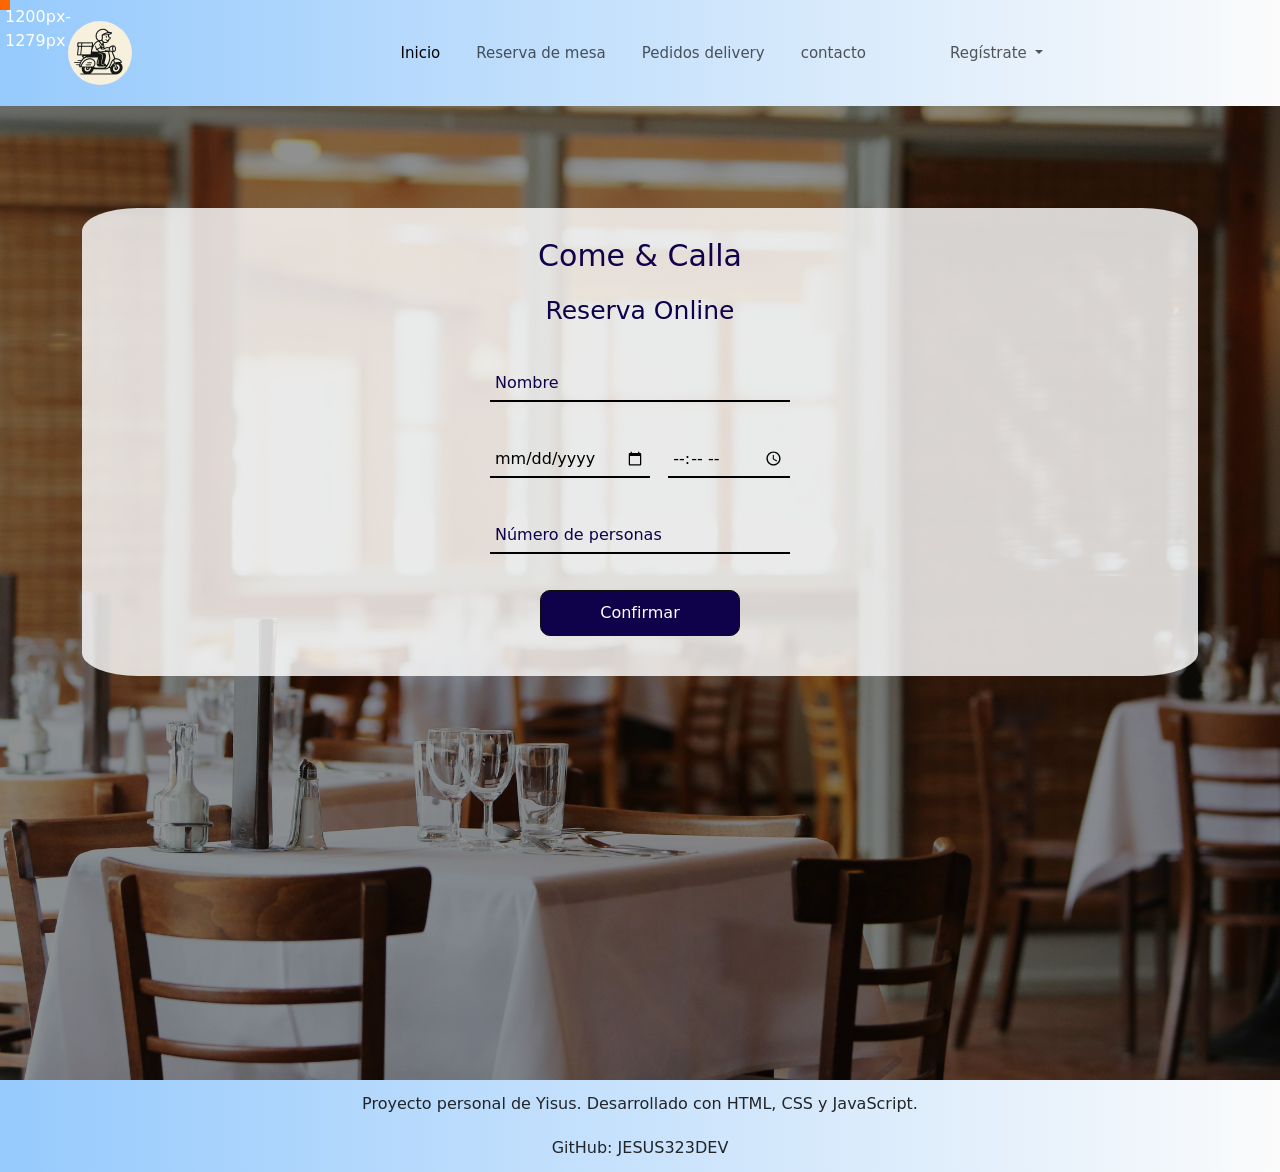
<file: FormLab/Reservas-Come&Calla/index.html>
<!DOCTYPE html>
<html lang="es">

<head>
    <meta charset="UTF-8">
    <meta name="viewport" content="width=device-width, initial-scale=1.0">
    <meta name="author" content="Yisus">
    <meta name="description" content="">
    <meta name="keywords" content="">
    <!--!Bootstrap CSS-->
    <link href="https://cdn.jsdelivr.net/npm/bootstrap@5.3.8/dist/css/bootstrap.min.css" rel="stylesheet"
        integrity="sha384-sRIl4kxILFvY47J16cr9ZwB07vP4J8+LH7qKQnuqkuIAvNWLzeN8tE5YBujZqJLB" crossorigin="anonymous">

    <!--!Bootstrap icon-->
    <link rel="stylesheet" href="https://cdn.jsdelivr.net/npm/bootstrap-icons@1.13.1/font/bootstrap-icons.min.css">

    <!--!CSS-->
    <link rel="stylesheet" href="css/styleIndex.css">
    <title>Come & Calla - Reserva de mesa</title>


</head>

<body>

    <!--! HEADER MENU NAV-->
    <div class="fondo">
        <header>
            <nav class="navbar navbar-expand-lg bg-body-tertiary styleNav">
                <div class="container-fluid">


                    <a class="navbar-brand" href="#"><img class="logo p-2 mx-5" src="media/img/logo.png" alt=""></a>

                    <button class="navbar-toggler" type="button" data-bs-toggle="collapse"
                        data-bs-target="#navbarSupportedContent" aria-controls="navbarSupportedContent"
                        aria-expanded="false" aria-label="Toggle navigation">
                        <span class="navbar-toggler-icon"></span>
                    </button>

                    <div class="collapse navbar-collapse" id="navbarSupportedContent">

                        <ul class="navbar-nav mx-auto mb-2 mb-lg-0">
                            <li class="nav-item">
                                <a class="nav-link active" aria-current="page" href="#">Inicio</a>
                            </li>

                            <li class="nav-item">
                                <a class="nav-link" href="#">Reserva de mesa</a>
                            </li>

                            <li class="nav-item">
                                <a class="nav-link" href="html/delivery.html">Pedidos delivery</a>
                            </li>

                            <li class="nav-item">
                                <a class="nav-link" href="#">contacto</a>
                            </li>

                            <li class="nav-item dropdown mx-5">
                                <a class="nav-link dropdown-toggle" href="#" role="button" data-bs-toggle="dropdown"
                                    aria-expanded="false">
                                    Regístrate
                                </a>
                                <ul class="dropdown-menu ">
                                    <li><a class="dropdown-item" href="#">Registro</a></li>
                                    <li>
                                        <hr class="dropdown-divider">
                                    </li>
                                    <li><a class="dropdown-item" href="#">Login</a></li>
                                </ul>
                            </li>
                        </ul>





                    </div>
                </div>
            </nav>
        </header>

        <main class="bg-main">

            <form id="formu" class="">
                <div class="container width-formu mx-auto">
                    <div class=" d-flex flex-column align-items-center  my-auto bg-formu">
                        <h1 class="text-center formu-h1">Come & Calla</h1>

                        <p class=" formu-p">Reserva Online</p>

                        <!--!Fase 1 Confirmación de disponibilidad-->
                        <div id="fase1">
                            <!--!Nombre-->
                            <div class="">
                                <label id="labelName" for="inputName"></label>
                                <input type="text" name="" id="inputName" placeholder="Nombre">
                            </div>


                            <!--!Fecha-->
                            <div class="contHoraFecha">
                                <div class=" ">
                                    <label id="labelFecha" for="inputFecha"></label>
                                    <input type="date" class="Fecha" id="inputFecha">
                                </div>
                                <!--!Hora-->
                                <div class="">
                                    <label id="labelHora" for="inputHora"></label>
                                    <input type="time" class="Hora" name="" id="inputHora">
                                </div>
                            </div>


                            <!--!Numero de personas-->
                            <div class="d-flex flex-column">
                                <label id="labelClientes" for="inputNumClientes"></label>
                                <input type="number" min="1" max="15" name="" id="inputNumClientes"
                                    placeholder="Número de personas">
                            </div>

                            <!--!Botón de confirmar disponibilidad-->
                            <div class="text-center">
                                <button type="button" id="btnConfirmDatos" class="mt-3">Confirmar</button>
                            </div>
                        </div>


                        <!--!Fase 2 Confirmación de datos-->
                        <div id="fase2" class="d-none">


                            <!--!Teléfono-->
                            <div class="d-flex flex-column">
                                <label id="labelTel" for="inputTel"></label>
                                <input type="tel" name="" id="inputTel" placeholder="Teléfono +34699974448">
                            </div>

                            <!--!Email-->
                            <div class="d-flex flex-column">
                                <label id="labelEmail" for="inputEmail"></label>
                                <input type="email" name="" id="inputEmail" placeholder="Email">
                            </div>

                            <!--!Comentarios-->
                            <div class="d-flex flex-column">
                                <label id="labelComentarios" for="inputComentarios"></label>
                                <textarea id="inputComentarios" placeholder="Comentarios"></textarea>
                            </div>


                            <!--!Términos y condiciones-->
                            <div class="d-flex  mt-1 flex-column text-center">
                                <label for="checkAceptar">Aceptar Términos y condiciones</label>
                                <small id="textCheck"></small>
                                <input type="checkbox" name="" id="checkAceptar">
                            </div>


                            <!--!Botón de confirmar Reserva-->
                            <div class="text-center">
                                <button id="btnEnviar" type="button">Enviar</button>
                            </div>
                        </div>

                        <!--!Fase 3 -->
                        <div id="resumenReserva"></div>

                        <div class="">
                            <button id="btnAtras" type="button" class="d-none">Atrás</button>
                            <button id="btnConfirmReserva" type="button" class="d-none">Confirmar Reserva</button>
                        </div>
                    </div>


                </div>

            </form>
        </main>

    </div>
    <footer>
        <div class="styleNav text-center p-2 ">
            <p class="mt-1">Proyecto personal de Yisus. Desarrollado con HTML, CSS y JavaScript.</p>
            <a class="nav-link py-1" href="https://github.com/JESUS323DEV " target="_blank">GitHub: JESUS323DEV</a>
        </div>
    </footer>



    <script src="https://cdn.jsdelivr.net/npm/bootstrap@5.3.8/dist/js/bootstrap.bundle.min.js"
        integrity="sha384-FKyoEForCGlyvwx9Hj09JcYn3nv7wiPVlz7YYwJrWVcXK/BmnVDxM+D2scQbITxI"
        crossorigin="anonymous"></script>

    <script src="js/scriptIndex.js"></script>
</body>

</html>
</file>
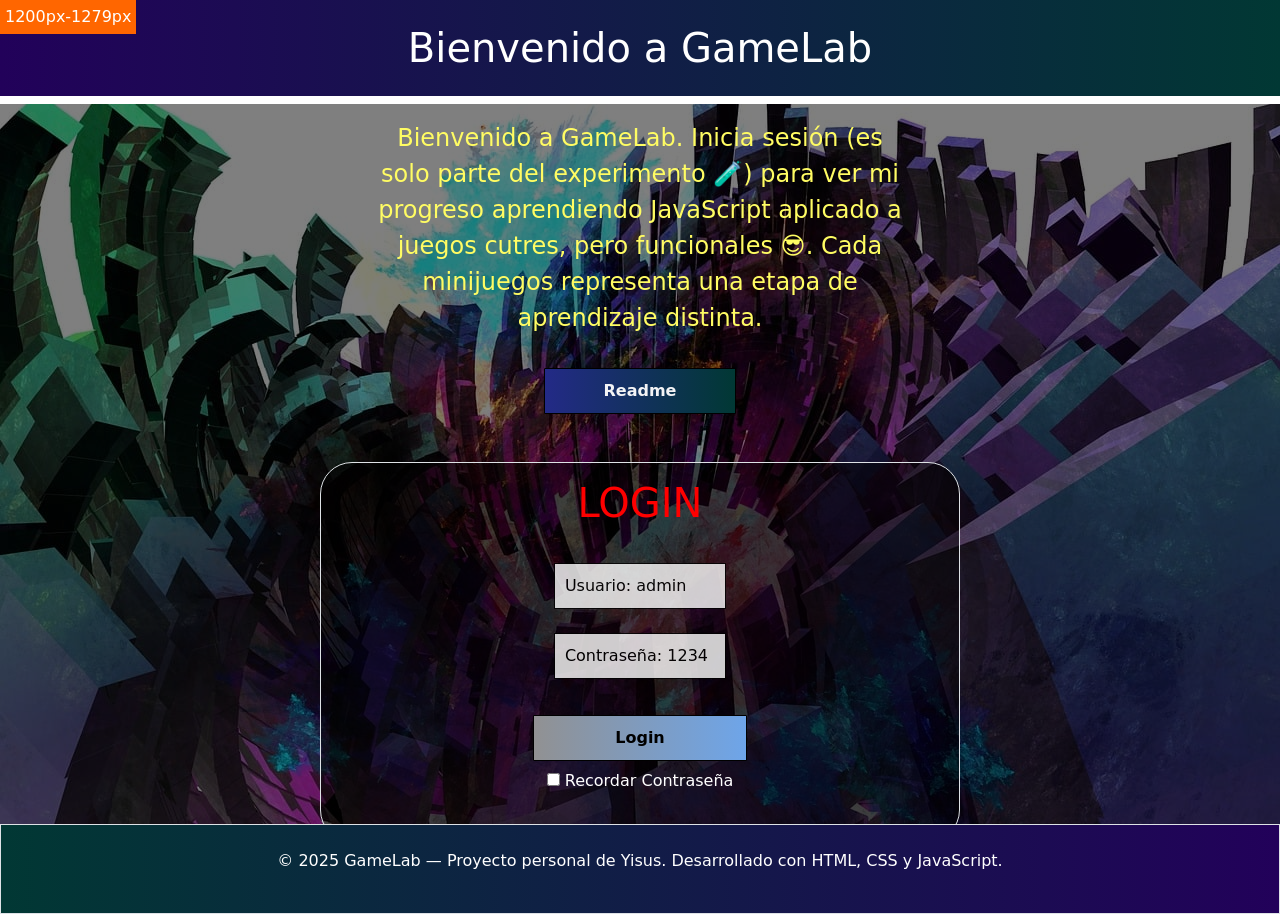
<file: GameLab/Game_Lab/index.html>
<!DOCTYPE html>
<html lang="es">

<head>
    <meta charset="UTF-8">
    <meta name="viewport" content="width=device-width, initial-scale=1.0">
    <meta name="author" content="Yisus">
    <meta name="description"
        content="GAME-LAB Web personal donde muestro mi progreso aprendiendo JavaScript aplicado en minijuegos. Cada juego representa una etapa de mi aprendizaje: desde prácticas simples hasta pequeños proyectos con lógica, turnos y efectos visuales.">
    <meta name="keywords" content="html, css, javascript, game-lab, Yisus , jueguitos,">

    <!--!bootstrap-css-->
    <link href="https://cdn.jsdelivr.net/npm/bootstrap@5.3.8/dist/css/bootstrap.min.css" rel="stylesheet"
        integrity="sha384-sRIl4kxILFvY47J16cr9ZwB07vP4J8+LH7qKQnuqkuIAvNWLzeN8tE5YBujZqJLB" crossorigin="anonymous">
    <link rel="stylesheet" href="css/headerFooter.css">
    <link rel="stylesheet" href="css/login.css">

    <title>Login</title>
</head>

<body>


    <header>
        <div class="contHeader">
            <h1 class="text-center text-white p-4">Bienvenido a GameLab</h1>
        </div>

    </header>

    <section class="bgSection">


        <div class="container">
            <div class="text-center  mx-auto w-50 textPrincipal cont-w-100">
                <p class="p-3 ">
                    Bienvenido a GameLab. Inicia sesión (es solo parte del experimento 🧪) para ver mi progreso
                    aprendiendo JavaScript
                    aplicado a
                    juegos
                    cutres, pero funcionales 😎.
                    Cada minijuegos representa una etapa de aprendizaje distinta.
                </p>
            </div>
        </div>




        <!--!BTN ABRIR MODAL-->
        <div class="text-center ">
            <button type="button" class="btnReadme cont-w-100" data-bs-toggle="modal" data-bs-target="#readme">
                Readme
            </button>
        </div>


        <!--!LOGIN-->
        <div class="divForm container mt-5 border rounded-5 w-50 bgLogin cont-w-100 ">
            <form id="formLogin" action="">
                <h3 class="text-center fs-1 my-3">LOGIN</h3>

                <div class=" d-flex flex-column align-items-center justify-content-center contLogin">
                    <label class=" " for="inputUsuario"></label>

                    <input type="text" name="usuario" id="inputUsuario" class="mb-4 cont-w-100"
                        placeholder="Usuario: admin">

                    <label class="" for="inputPassword"></label>

                    <input type="password" name="password" id="inputPassword" class="cont-w-100"
                        placeholder="Contraseña: 1234 ">



                </div>

                <div class="reset text-center mb-5">
                    <p class="checkLogin text-white"></p>
                    <p class="loginIntentos text-white"></p>
                    <!--!Botón login-->
                    <button class="btnLogin">Login</button>
                    <div class="text-white my-2">
                        <label>
                            <input type="checkbox" id="recordarContra">
                            Recordar Contraseña
                        </label>
                    </div>
                </div>


            </form>
        </div>
    </section>


    <!--!Modal-->
    <div class="modal fade text-dark" id="readme" tabindex="-1">
        <div class="modal-dialog modal-lg">
            <div class="modal-content">
                <div class="modal-header">
                    <h3>🔬 Bienvenido a GameLab</h3>
                    <button type="button" class="btn-close" data-bs-dismiss="modal"></button>
                </div>

                <div class="modal-body">
                    <p>
                        Esta es mi web donde voy mostrando mi progreso aprendiendo JavaScript, pero a mi manera: con
                        jueguitos cutres, errores, risas y muchas pruebas. </p>

                    <p> Cada minijuego que ves aquí representa una parte de lo que he ido aprendiendo paso a paso:
                        condicionales, eventos, turnos, lógica, efectos... todo lo que se me cruza.</p>

                    <p> No es una web profesional (todavía 😏), pero sí es 100% mía.
                        He roto cosas, las he arreglado, y al final todo ha servido para seguir mejorando.</p>

                    <p>Así que si estás aquí: bienvenido al caos organizado.
                        Disfruta del laboratorio de pruebas de Yisus 🧠🎮</p>

                    <i>© 2025 GameLab — Última actualización: 4 de octubre de 2025</i>

                </div>
            </div>
        </div>
    </div>


    <footer class="bg-body-secondary  border p-2 loginFooter">
        <div class="container text-center">
            <p class="py-3 text-white">© 2025 GameLab — Proyecto personal de Yisus.
                Desarrollado con HTML, CSS y JavaScript.</p>
        </div>
    </footer>

    <script src="https://cdn.jsdelivr.net/npm/bootstrap@5.3.8/dist/js/bootstrap.bundle.min.js"
        integrity="sha384-FKyoEForCGlyvwx9Hj09JcYn3nv7wiPVlz7YYwJrWVcXK/BmnVDxM+D2scQbITxI"
        crossorigin="anonymous"></script>
    <script src="js/login.js"></script>
</body>

</html>
</file>
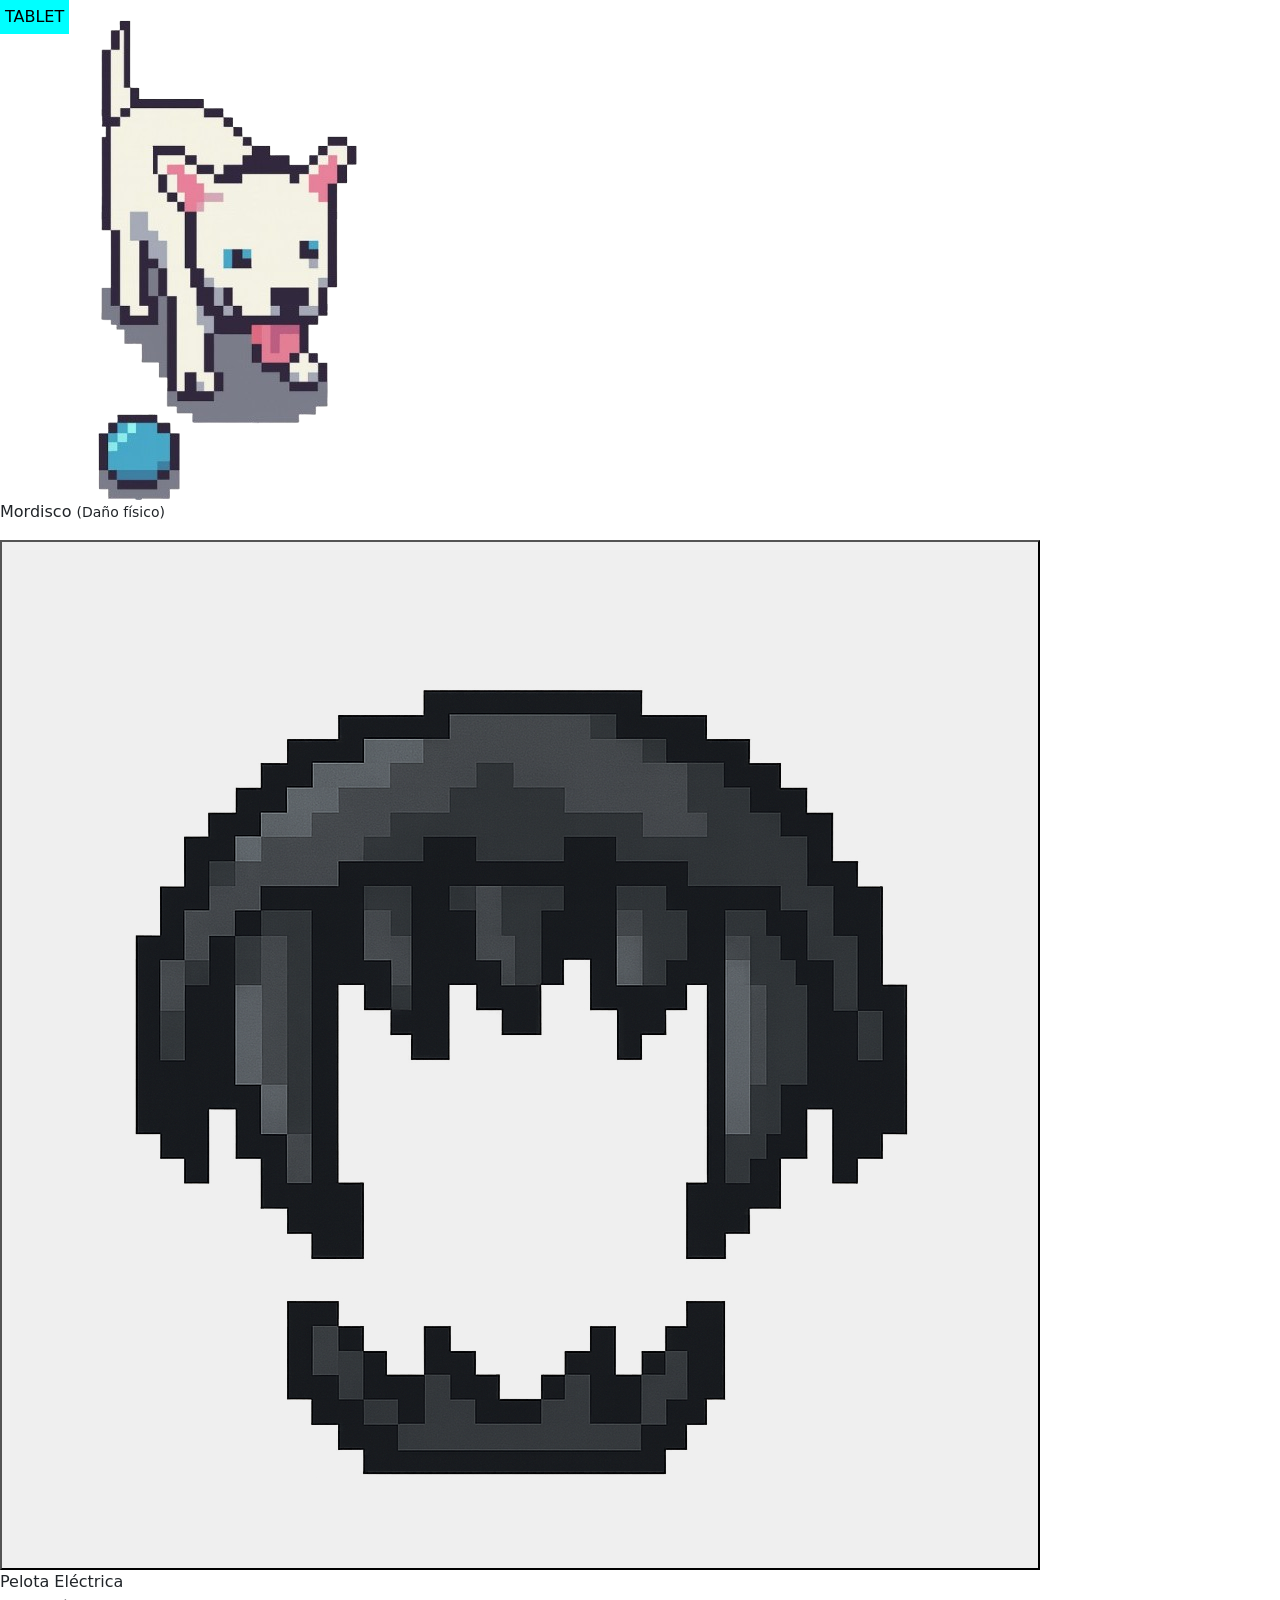
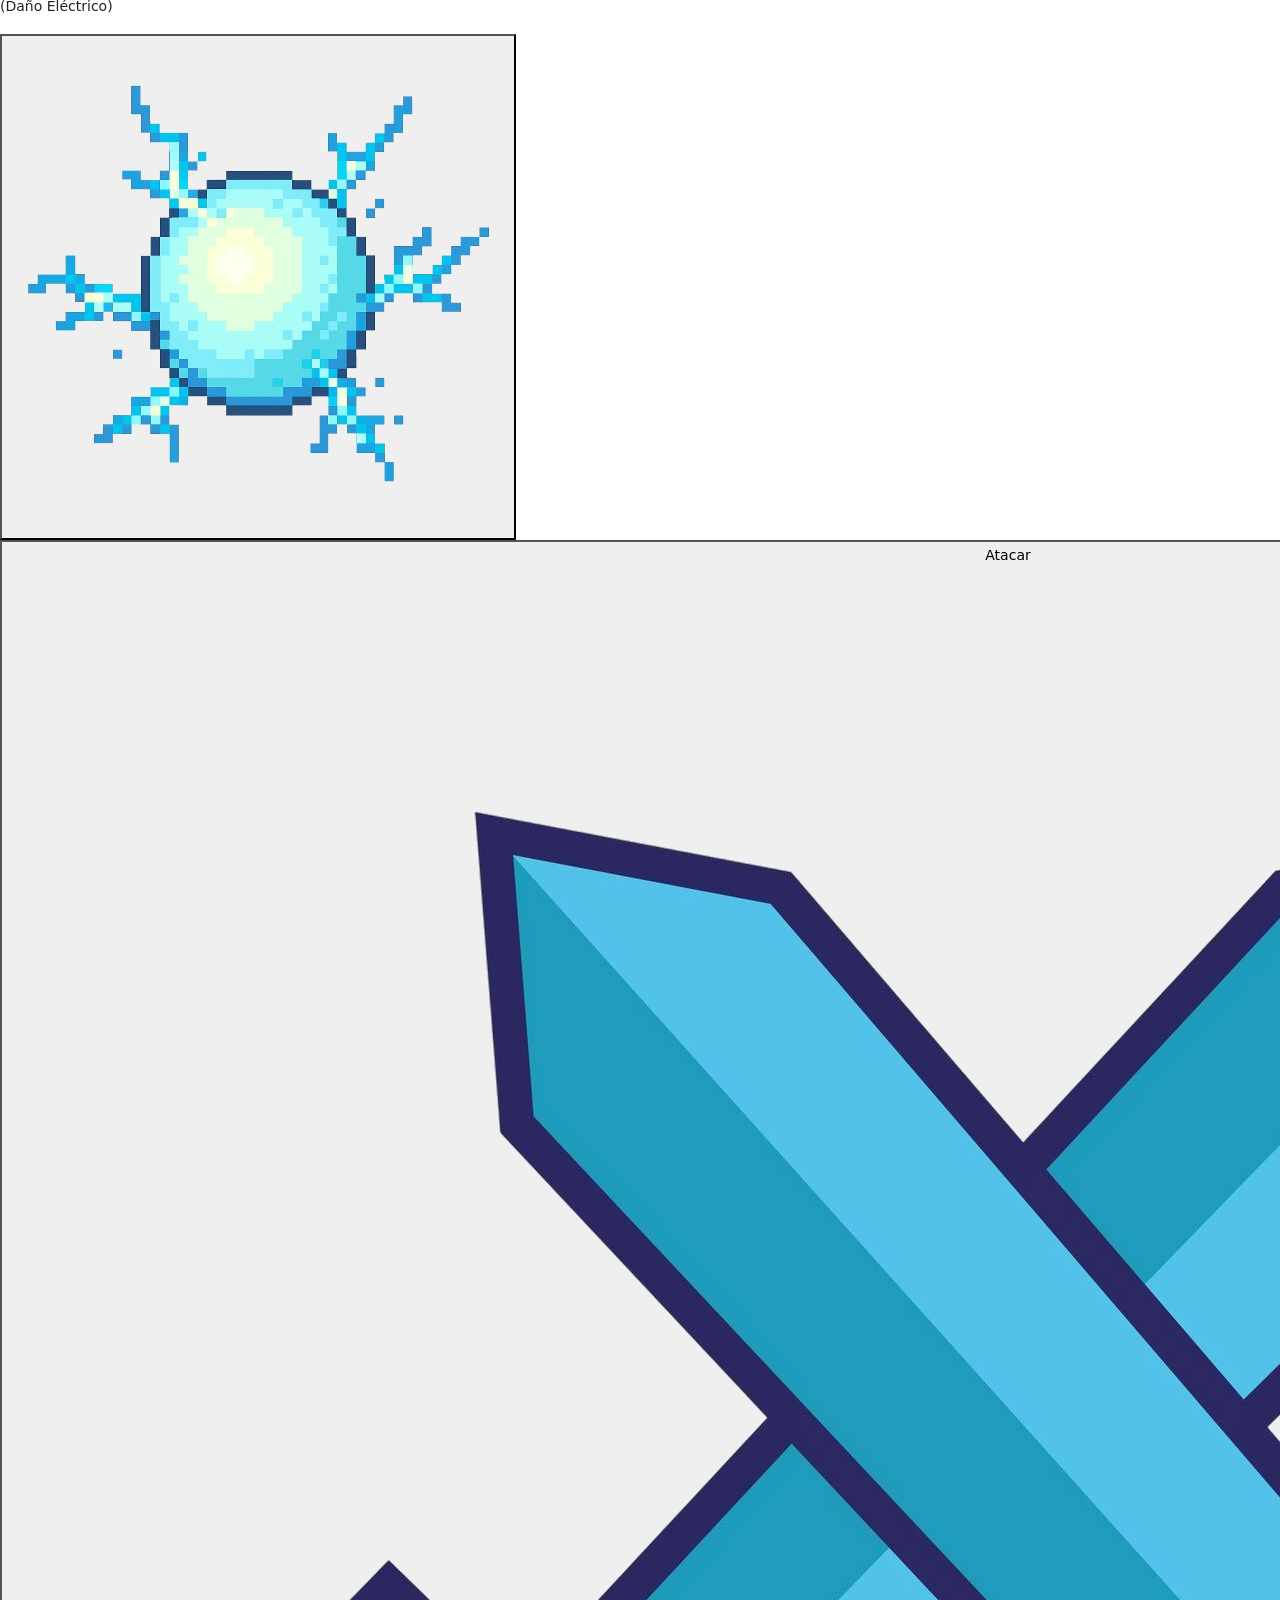
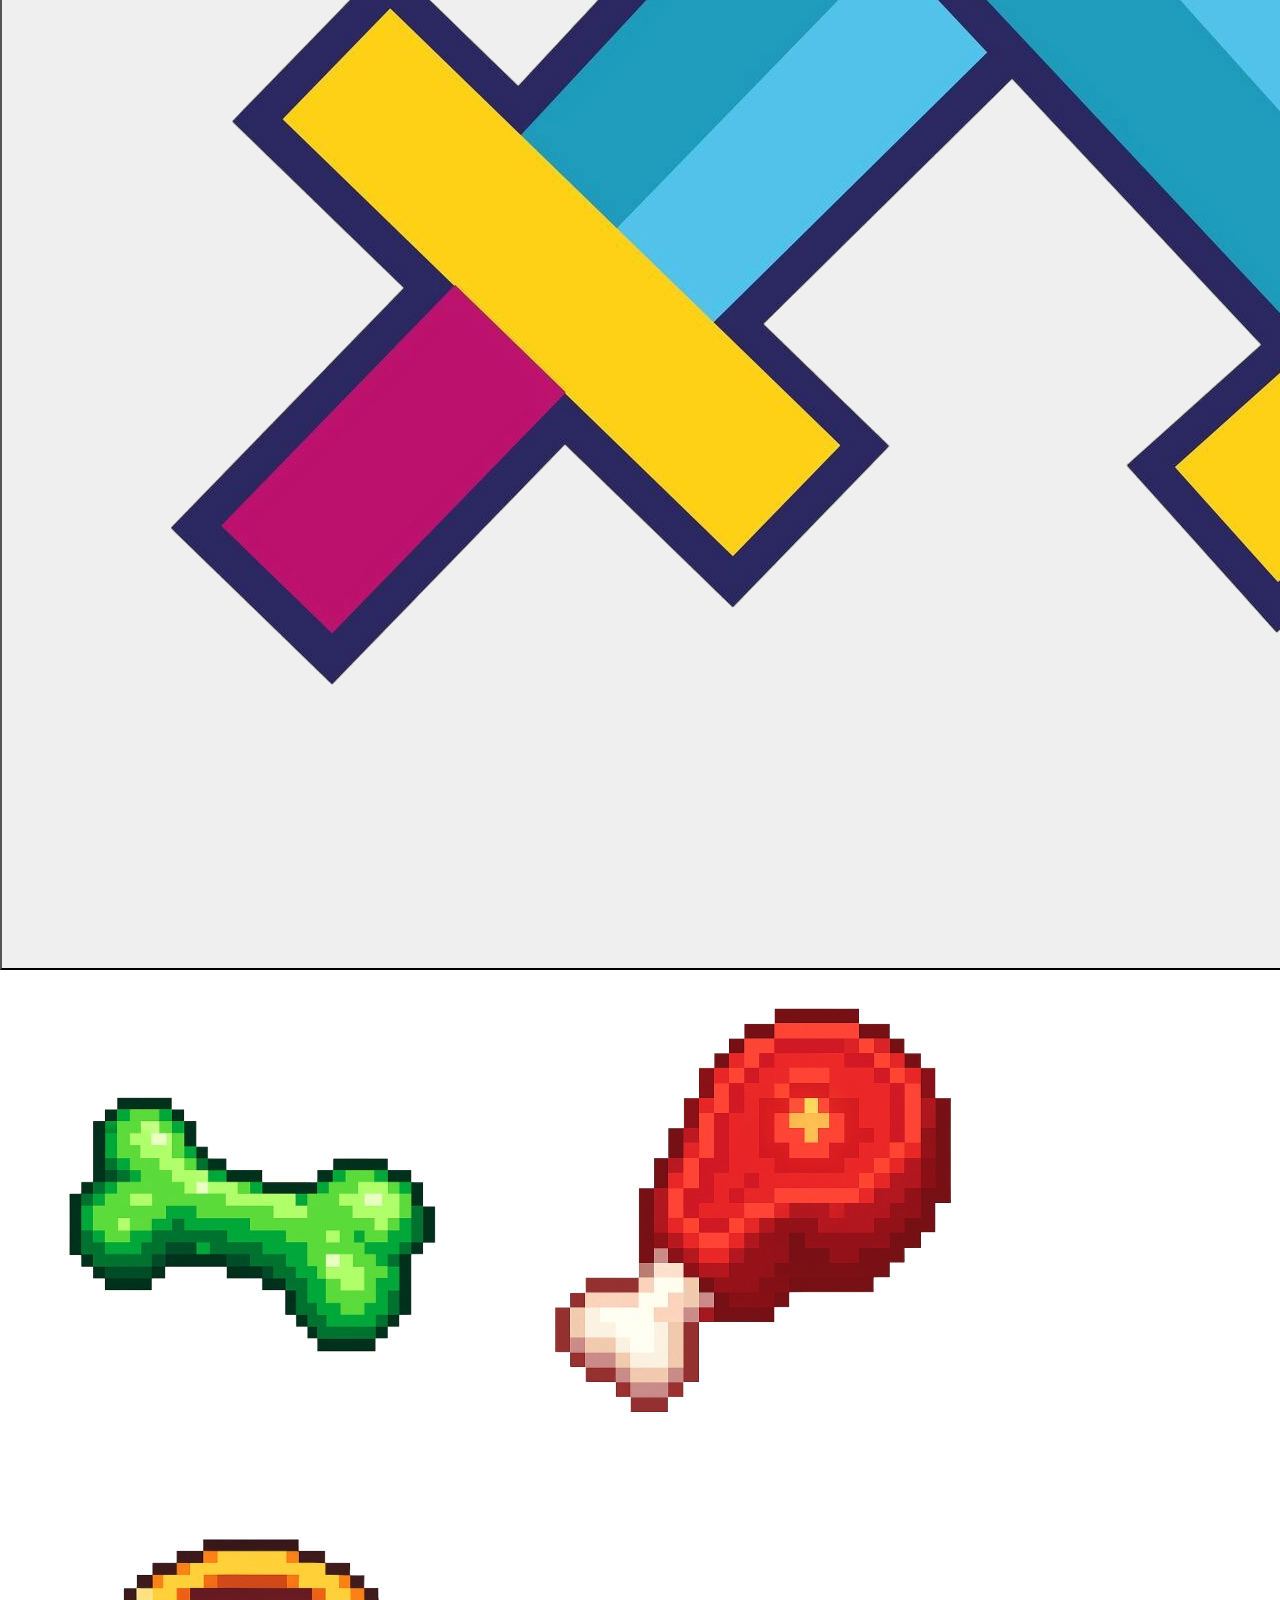
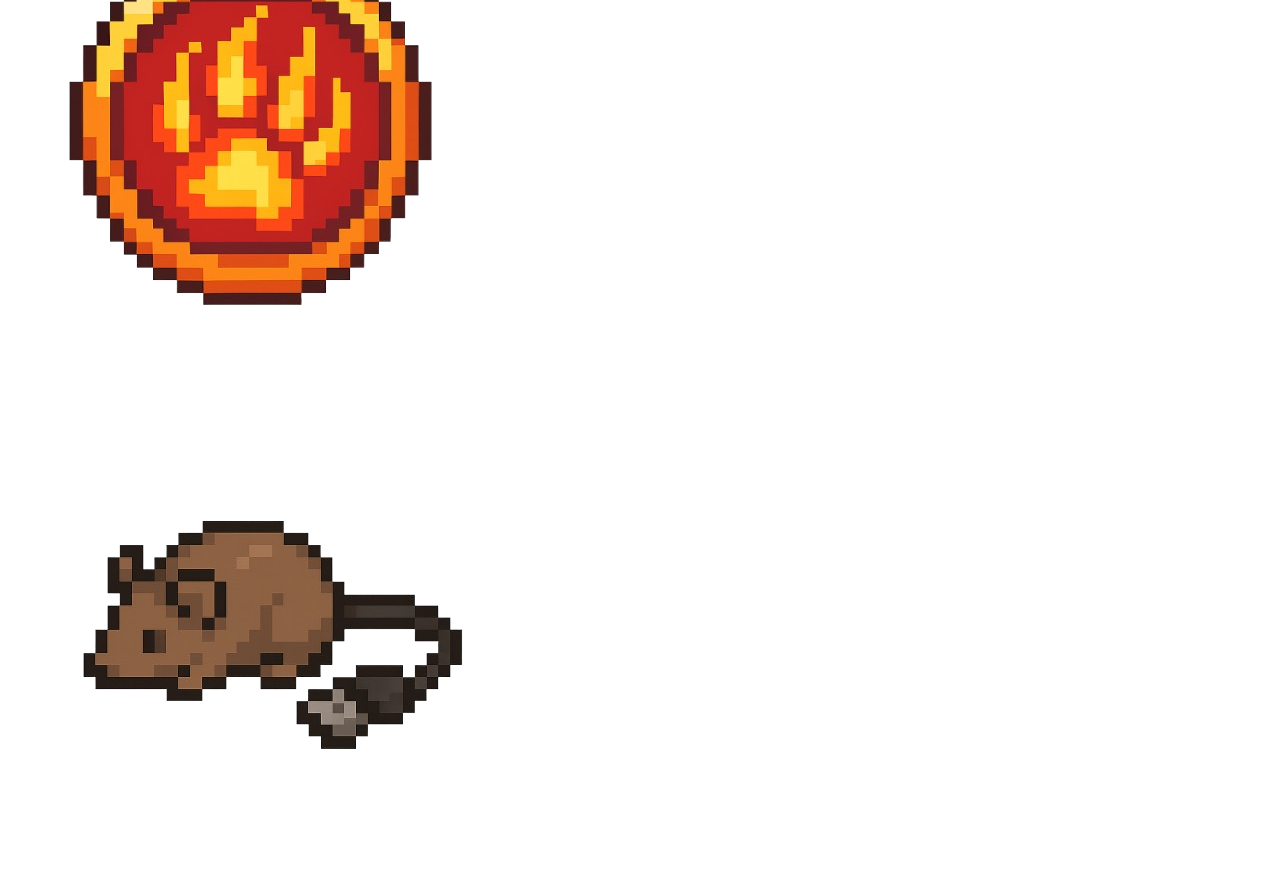
<file: GameLab/lady_exe/index.html>
<!DOCTYPE html>
<html lang="es">

<head>
    <meta charset="UTF-8">
    <meta name="viewport"
        content="width=device-width, initial-scale=1.0, maximum-scale=1.0, user-scalable=no, viewport-fit=cover">



    <meta name="mobile-web-app-capable" content="yes">
    <meta name="apple-mobile-web-app-capable" content="yes">
    <meta name="author" content="Yisus">
    <meta name="description" content="">
    <meta name="theme-color" content="#000000">
    <link rel="manifest" href="manifest.json">

    <!--!Bootstrap CSS-->
    <link href="https://cdn.jsdelivr.net/npm/bootstrap@5.3.8/dist/css/bootstrap.min.css" rel="stylesheet"
        integrity="sha384-sRIl4kxILFvY47J16cr9ZwB07vP4J8+LH7qKQnuqkuIAvNWLzeN8tE5YBujZqJLB" crossorigin="anonymous">
    <!--!Bootstrap  Iconos-->
    <link rel="stylesheet" href="https://cdn.jsdelivr.net/npm/bootstrap-icons@1.13.1/font/bootstrap-icons.min.css">

    <link rel="stylesheet" href="css/estilos_main.css">
    <link rel="stylesheet" href="css/animaciones_main.css">
    <title>Lady.exe</title>
</head>

<body>
    <!--! HUD BATALLA-PRINCIPAL-->
    <div class="bgPrincipal">
        <div class="contHud">

            <!--!IMG PLAYER-LADY-->
            <div class="contPlayer ">
                <img id="ladyImg" src="assets/img/lady-pixel1.png" alt="Player1">
            </div>



            <!--!ACTION BAR ATAQUES - MORDISCO - ELÉCTRICO-->
            <div class="actionBar ">

                <div class="attackBar">

                    <div id="sectionAttack" class="sectionAtaques">
                        <!--! Ataque mordisco-->
                        <p id="textMordisco">Mordisco <small>(Daño físico)</small></p>
                        <button id="btnMordisco" class="btnAtaque" data-ataque="mordisco"><img
                                src="assets/img/ataque_mordisco.png" alt="Ataque Mordisco"></button>

                        <!--! Ataque eléctrico-->
                        <p id="textElectrico">Pelota Eléctrica <br> <small>(Daño Eléctrico)</small></p>
                        <button id="btnElectrico" class="btnAtaque" data-ataque="pelotaElectrica">
                            <img src="assets/img/pelota-electrica.png" alt="Ataque Pelota Eléctrica"></button>

                    </div>

                    <div id="sectionShield" class="sectionEscudos d-none">
                        <!--!Escudo fisico-->
                        <p id="textEscudoFisico" class="">Escudo fisico <small>(Defensa física)</small></p>
                        <button id="btnShieldFisico" class=" btnEscudo" data-escudo="shieldFisico">
                            <img src="assets/img/escudo-fisico.png" alt=""></button>



                        <!--!Escudo elemental-->
                        <p id="textEscudoElemen" class="">Escudo Elemental <br> <small>(Defensa Elemental)</small>
                        </p>
                        <button id="btnShieldElemen" class="btnEscudo" data-escudo="shieldElemen">
                            <img src="assets/img/escudo-elemental.png" alt=""></button>
                    </div>

                </div>



                <!--!BUTTON ACTION BAR ATACAR-DEFENDERSE-->
                <div class="btnAction">
                    <button id="btnAttack" class="attackBtn "><small>Atacar</small><img
                            src="assets/img/espada-atacar.png" alt=""></button>

                    <button id="btnShield" class="shieldBtn  d-none"><small>Defensa</small><img class="imgShield"
                            src="assets/img/escudo-denfender.png" alt=""></button>

                </div>





                <!--!SNACK BAR-->
                <div class="itemsBar ">
                    <img id="snackCurar" src="assets/img/curar-snack.png" alt="">
                    <img id="snackCritico" src="assets/img/critico-snack.png" alt="">
                    <img id="snackAtaque" src="assets/img/ataque-snack.png" alt="">
                </div>
            </div>


            <!--!IMG CPU-->
            <div class="contCpu  ">
                <img id="cpuImg" src="assets/img/enemigo1.png" alt="Enemigo1">
            </div>


        </div>






    </div>







    <script src="js/scrip_main.js"></script>

    <script>
        if ("serviceWorker" in navigator) {
            navigator.serviceWorker.register("service-worker.js")
                .then(() => console.log("✅ Service Worker registrado"))
                .catch(err => console.error("❌ Error al registrar SW:", err));
        }
    </script>

</body>

</html>
</file>
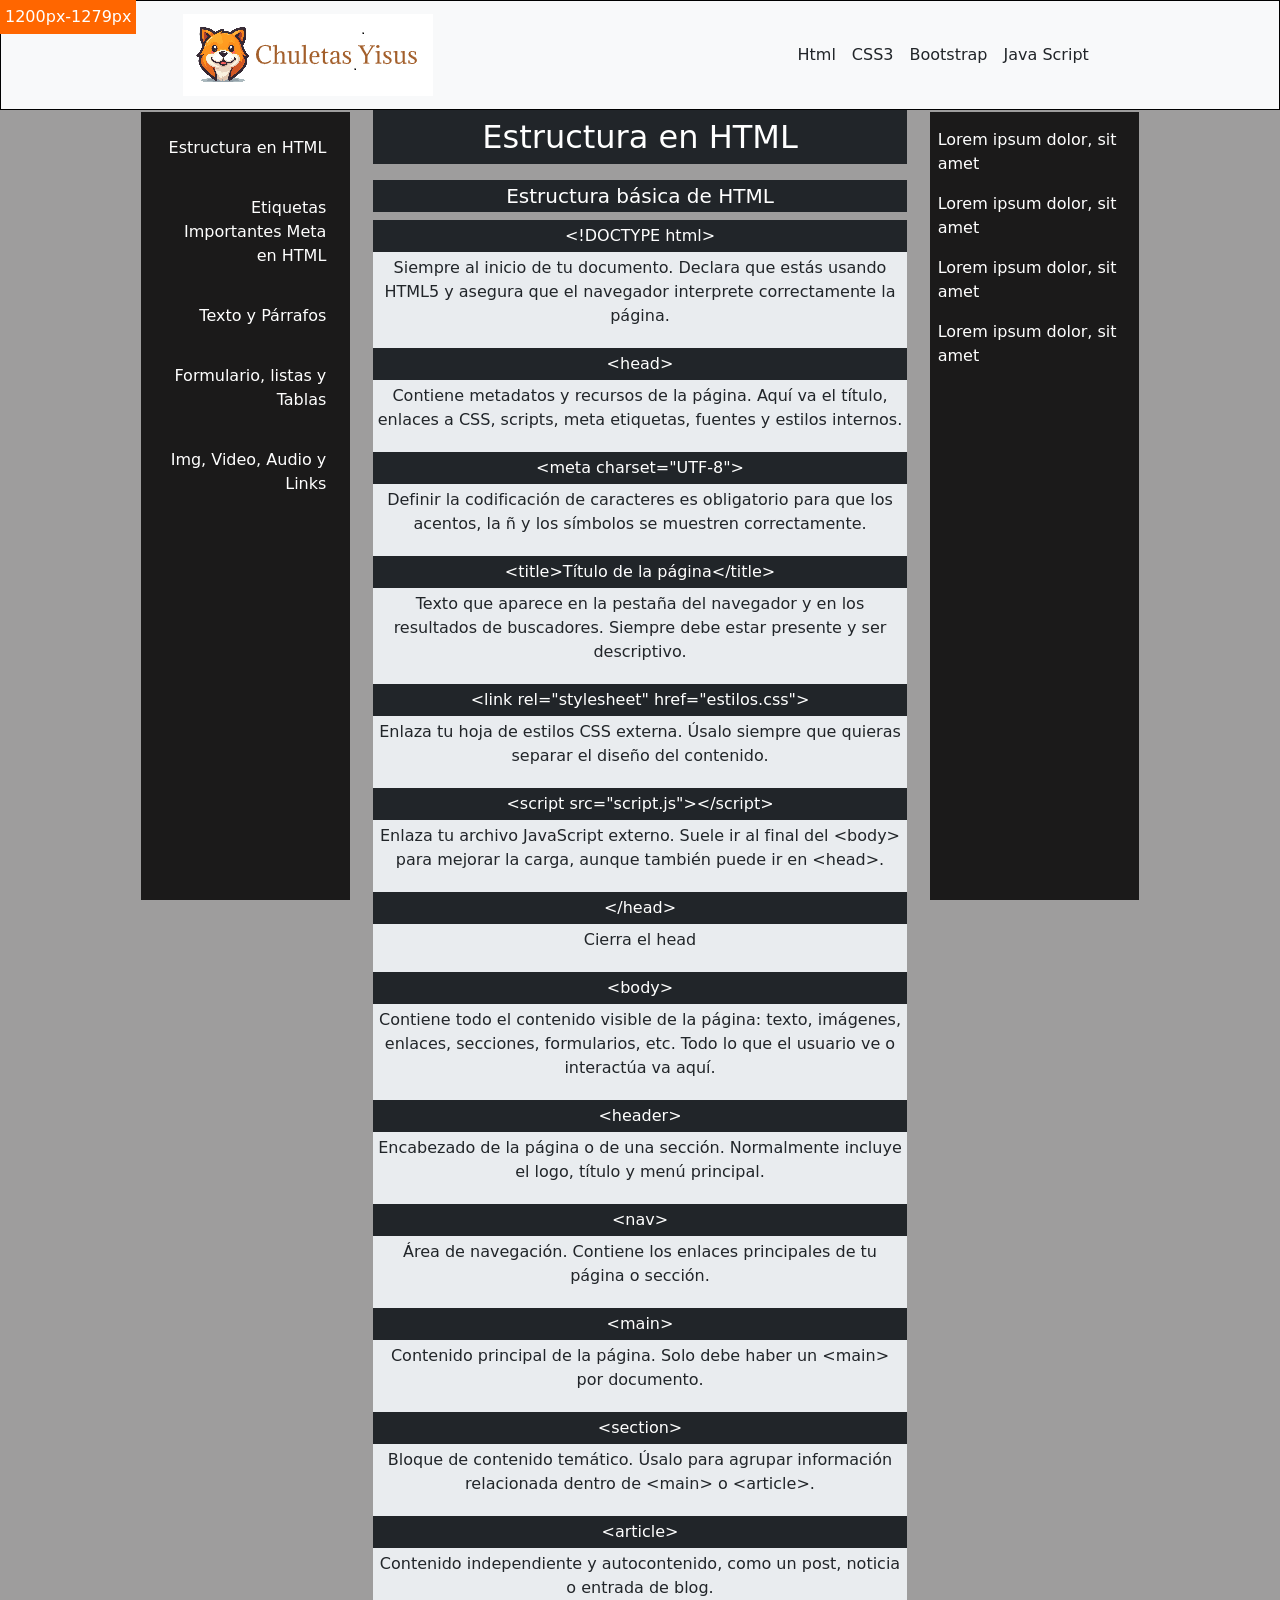
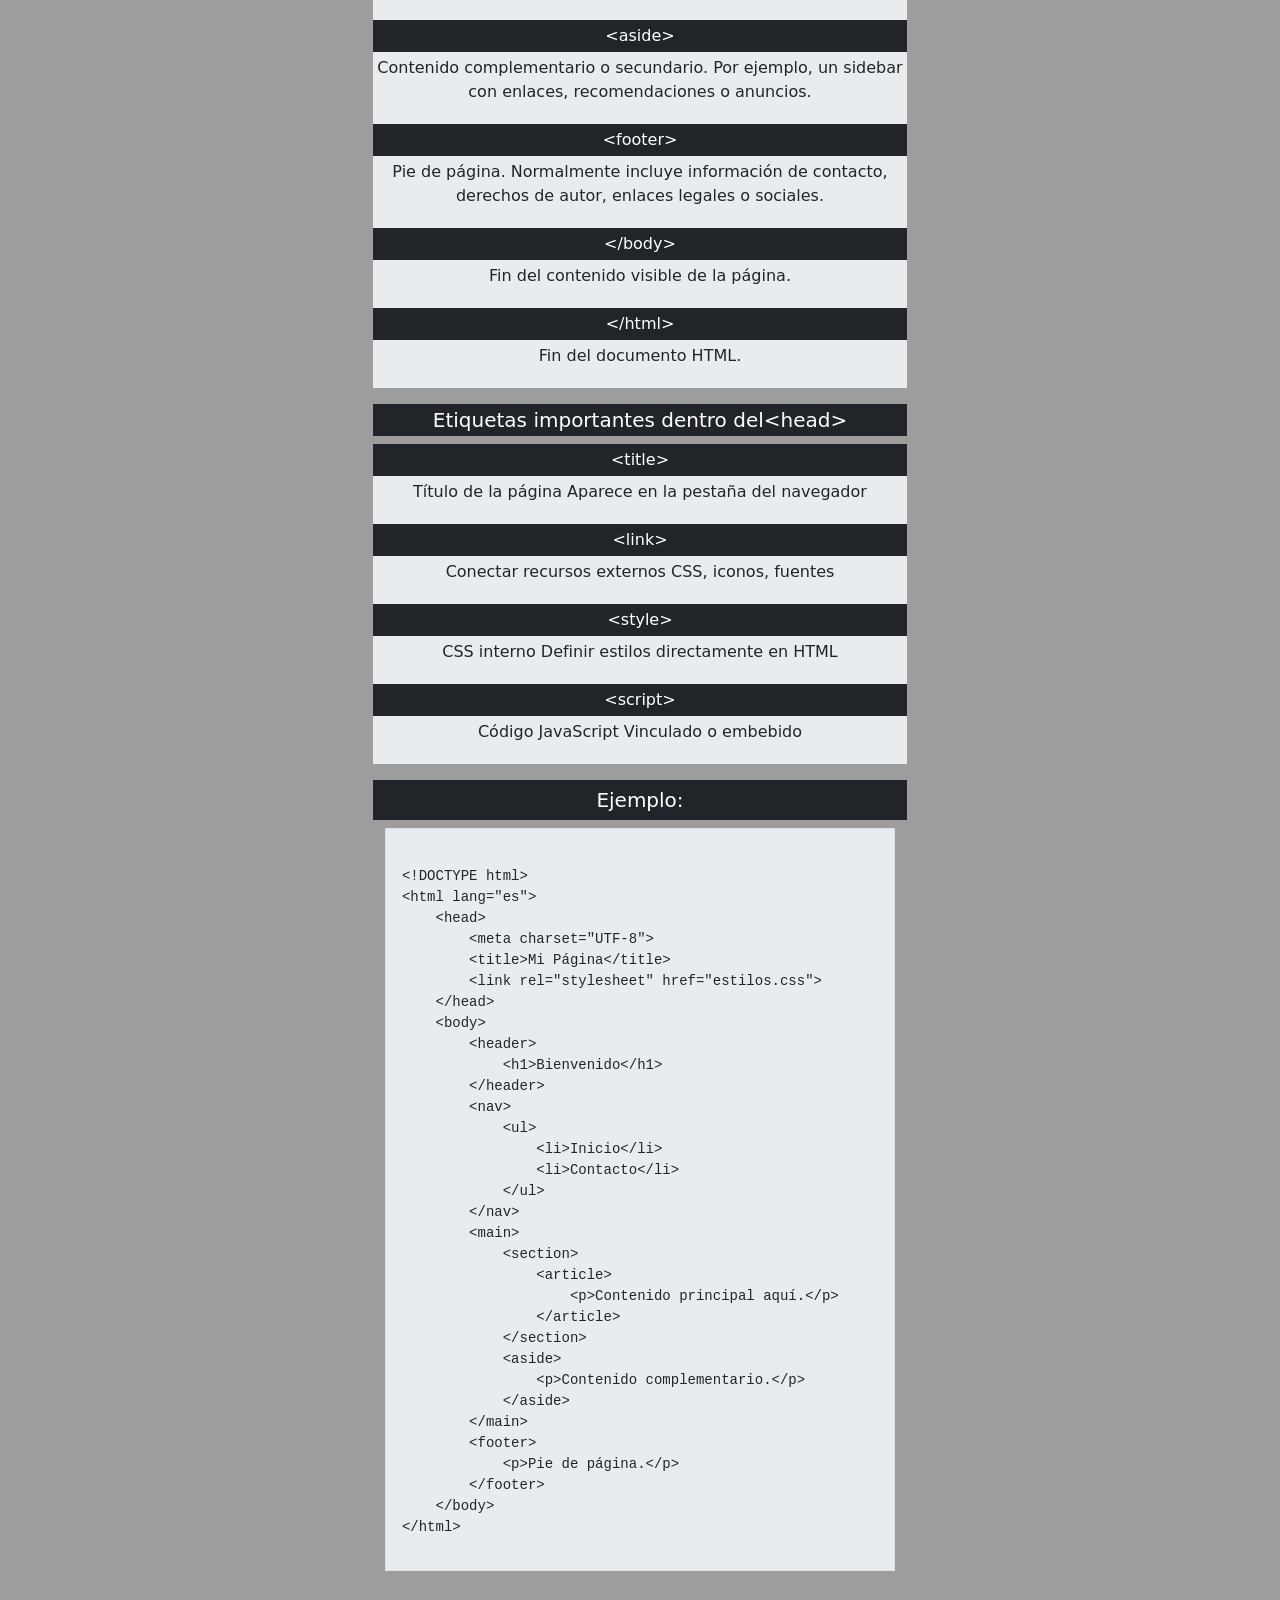
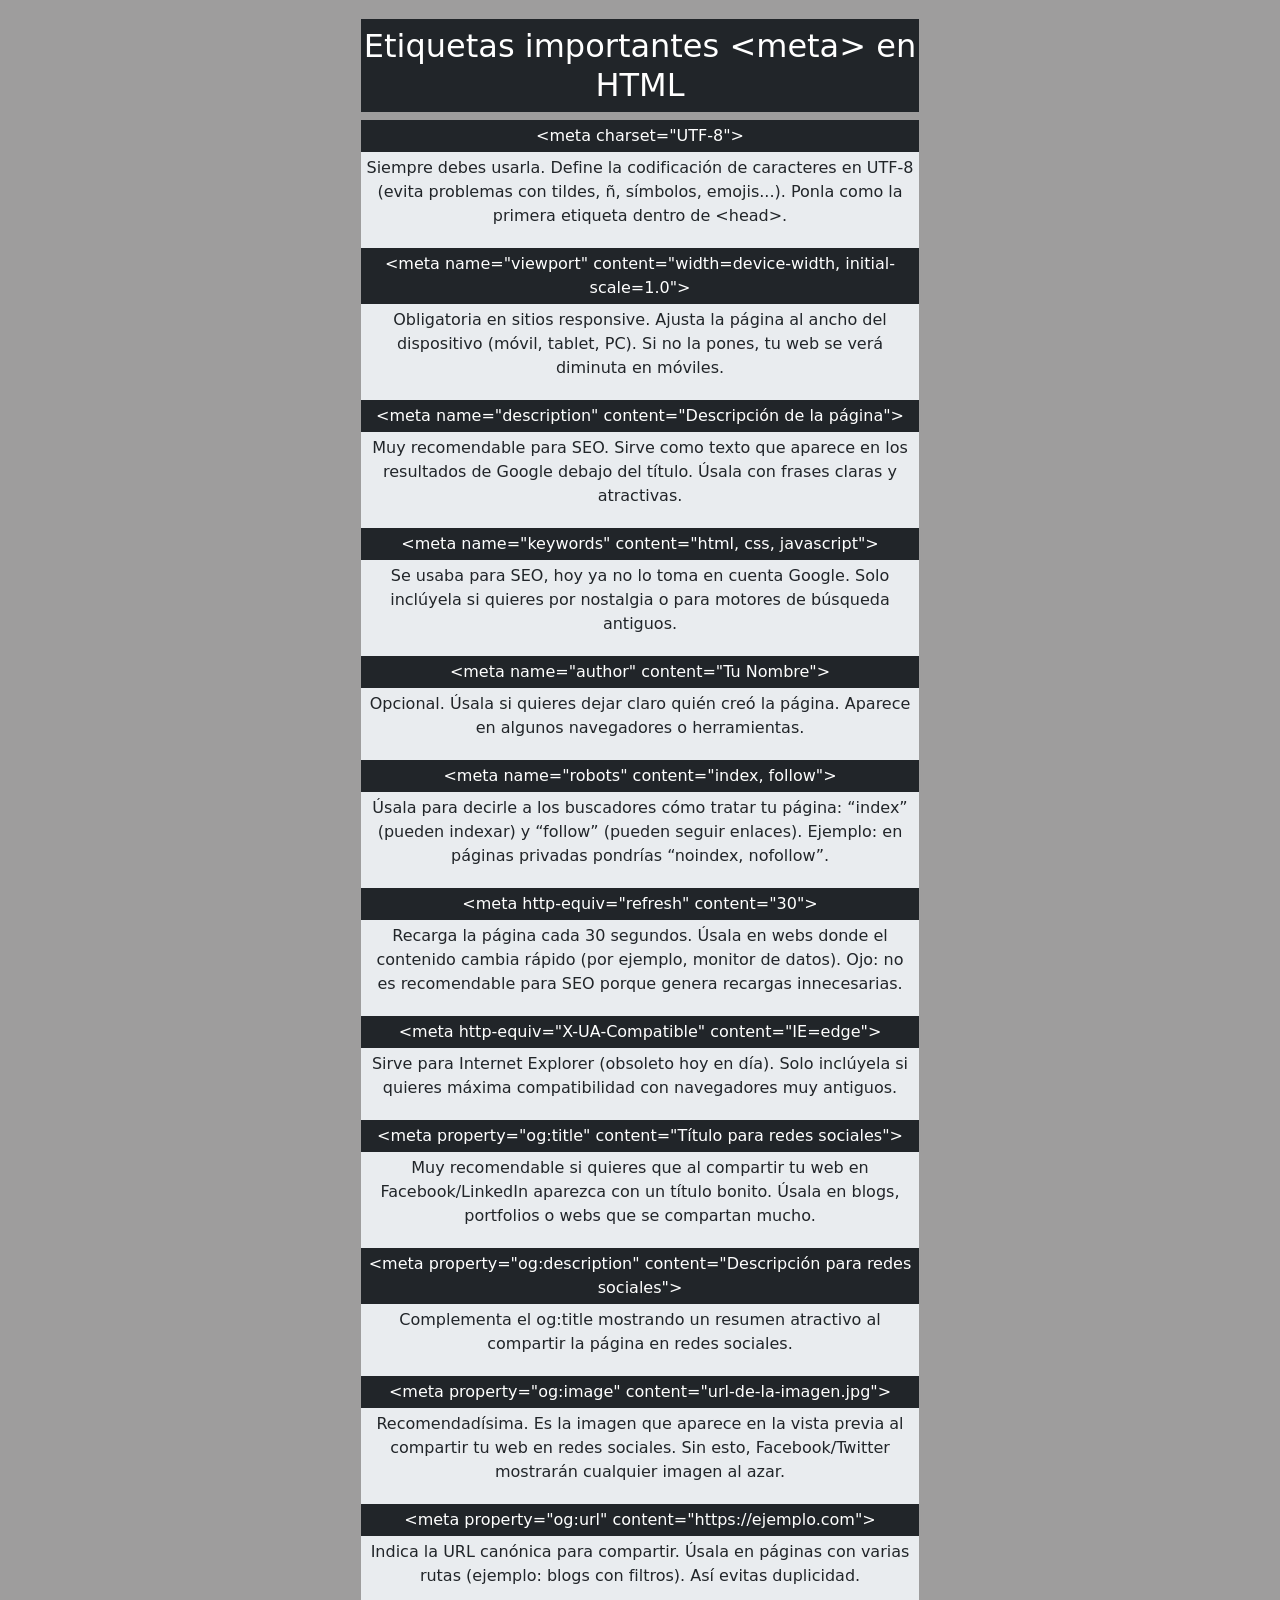
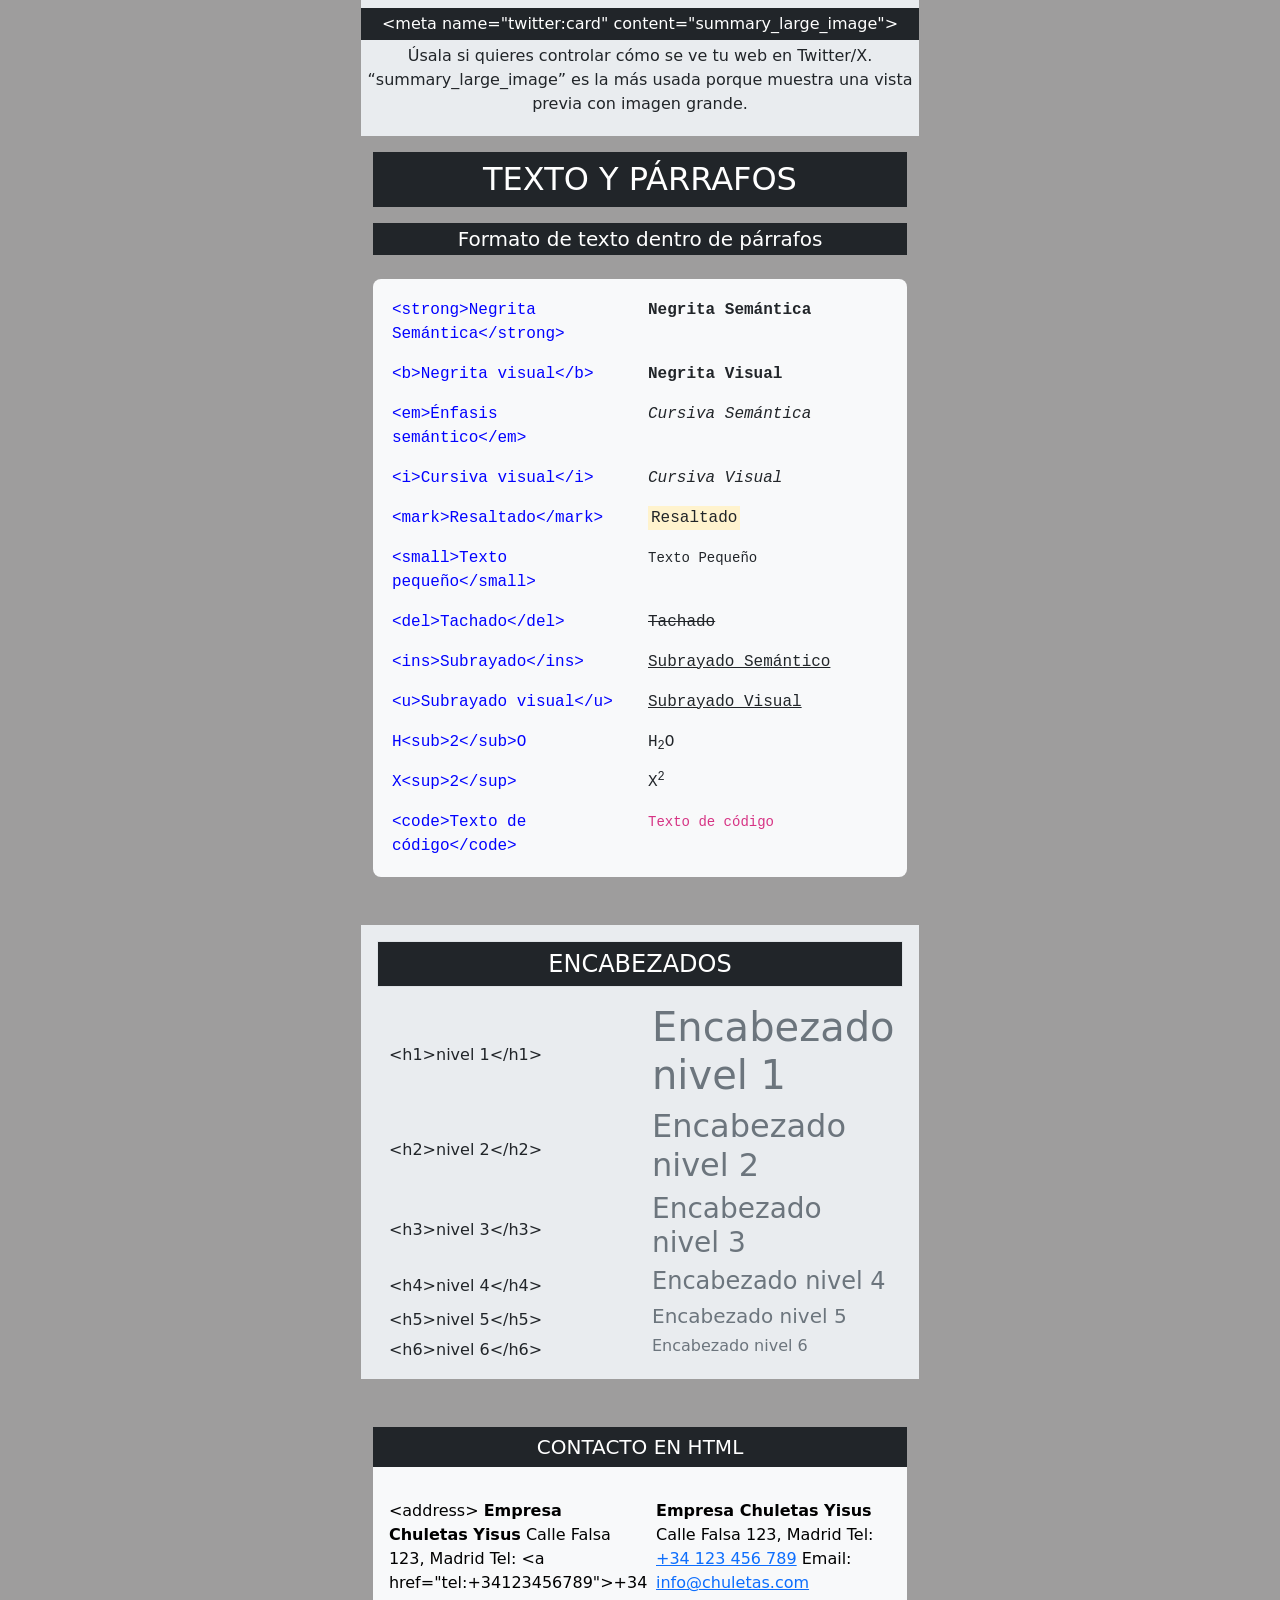
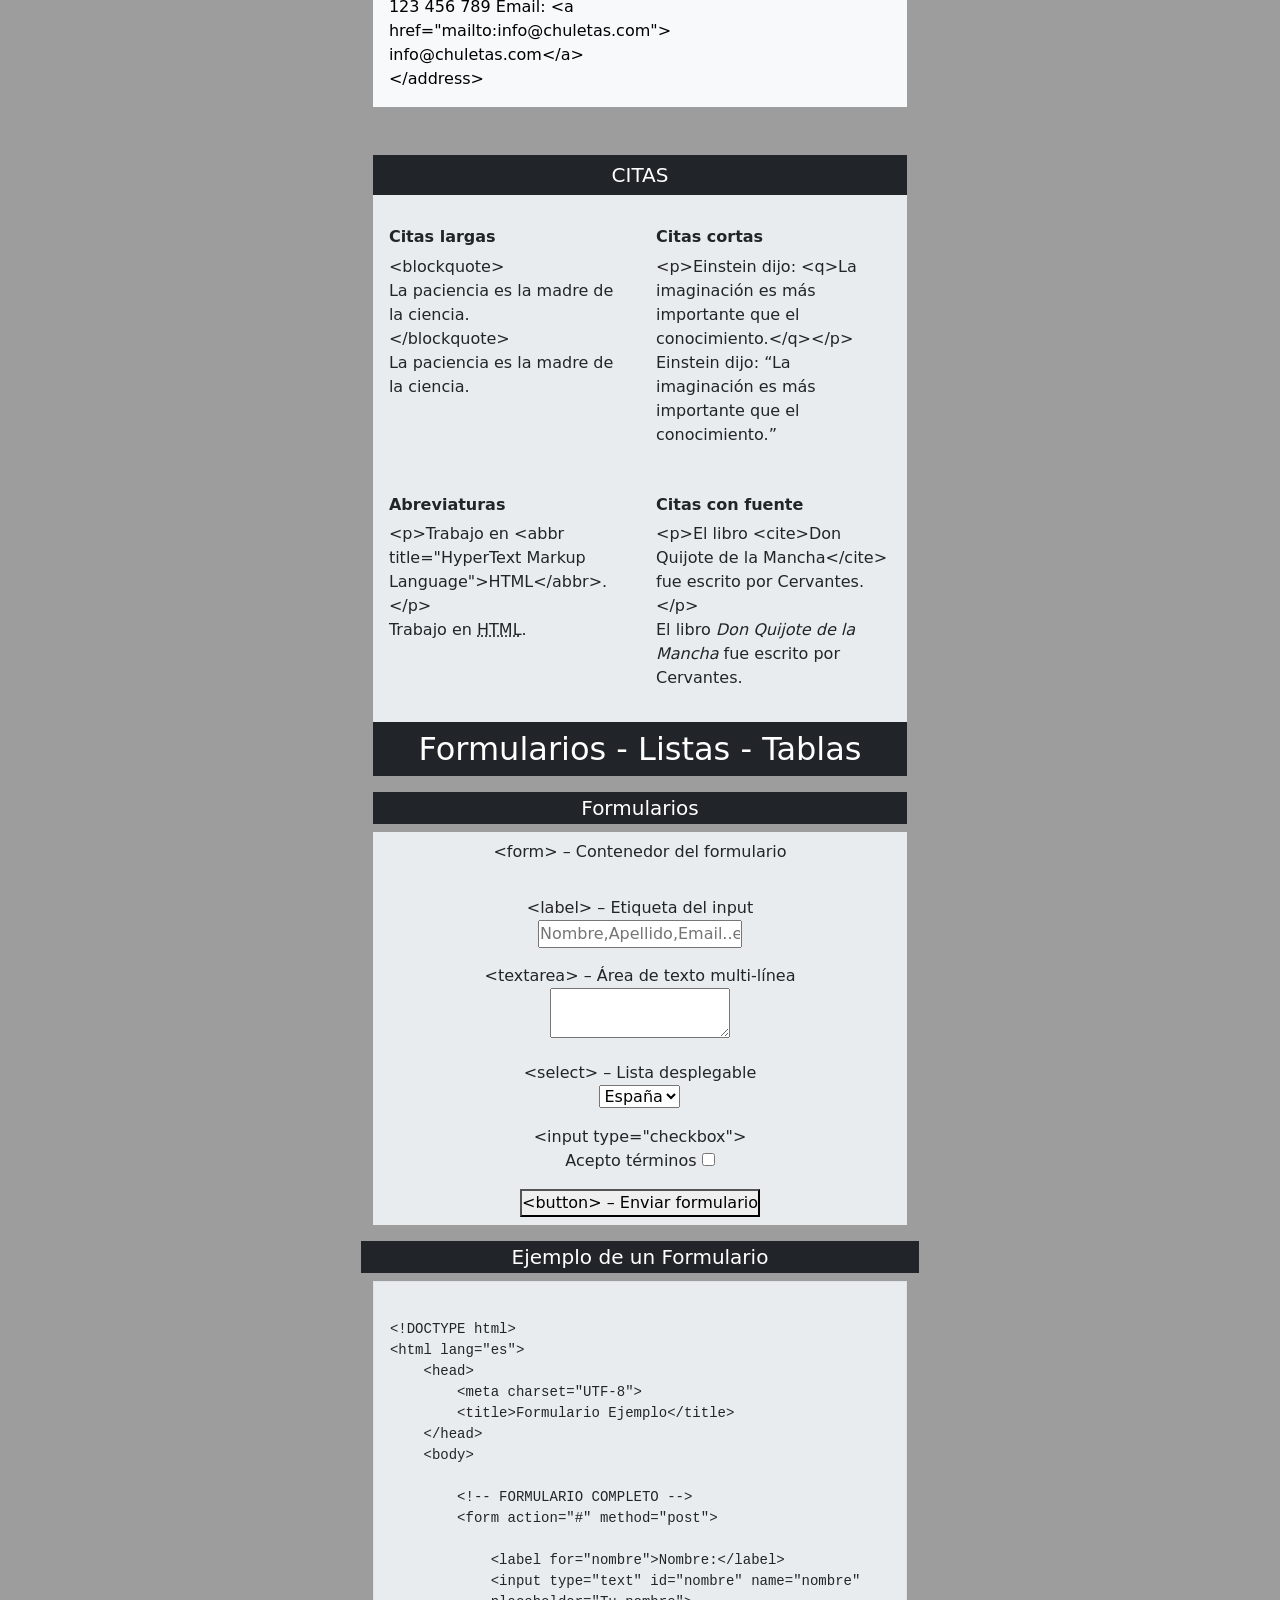
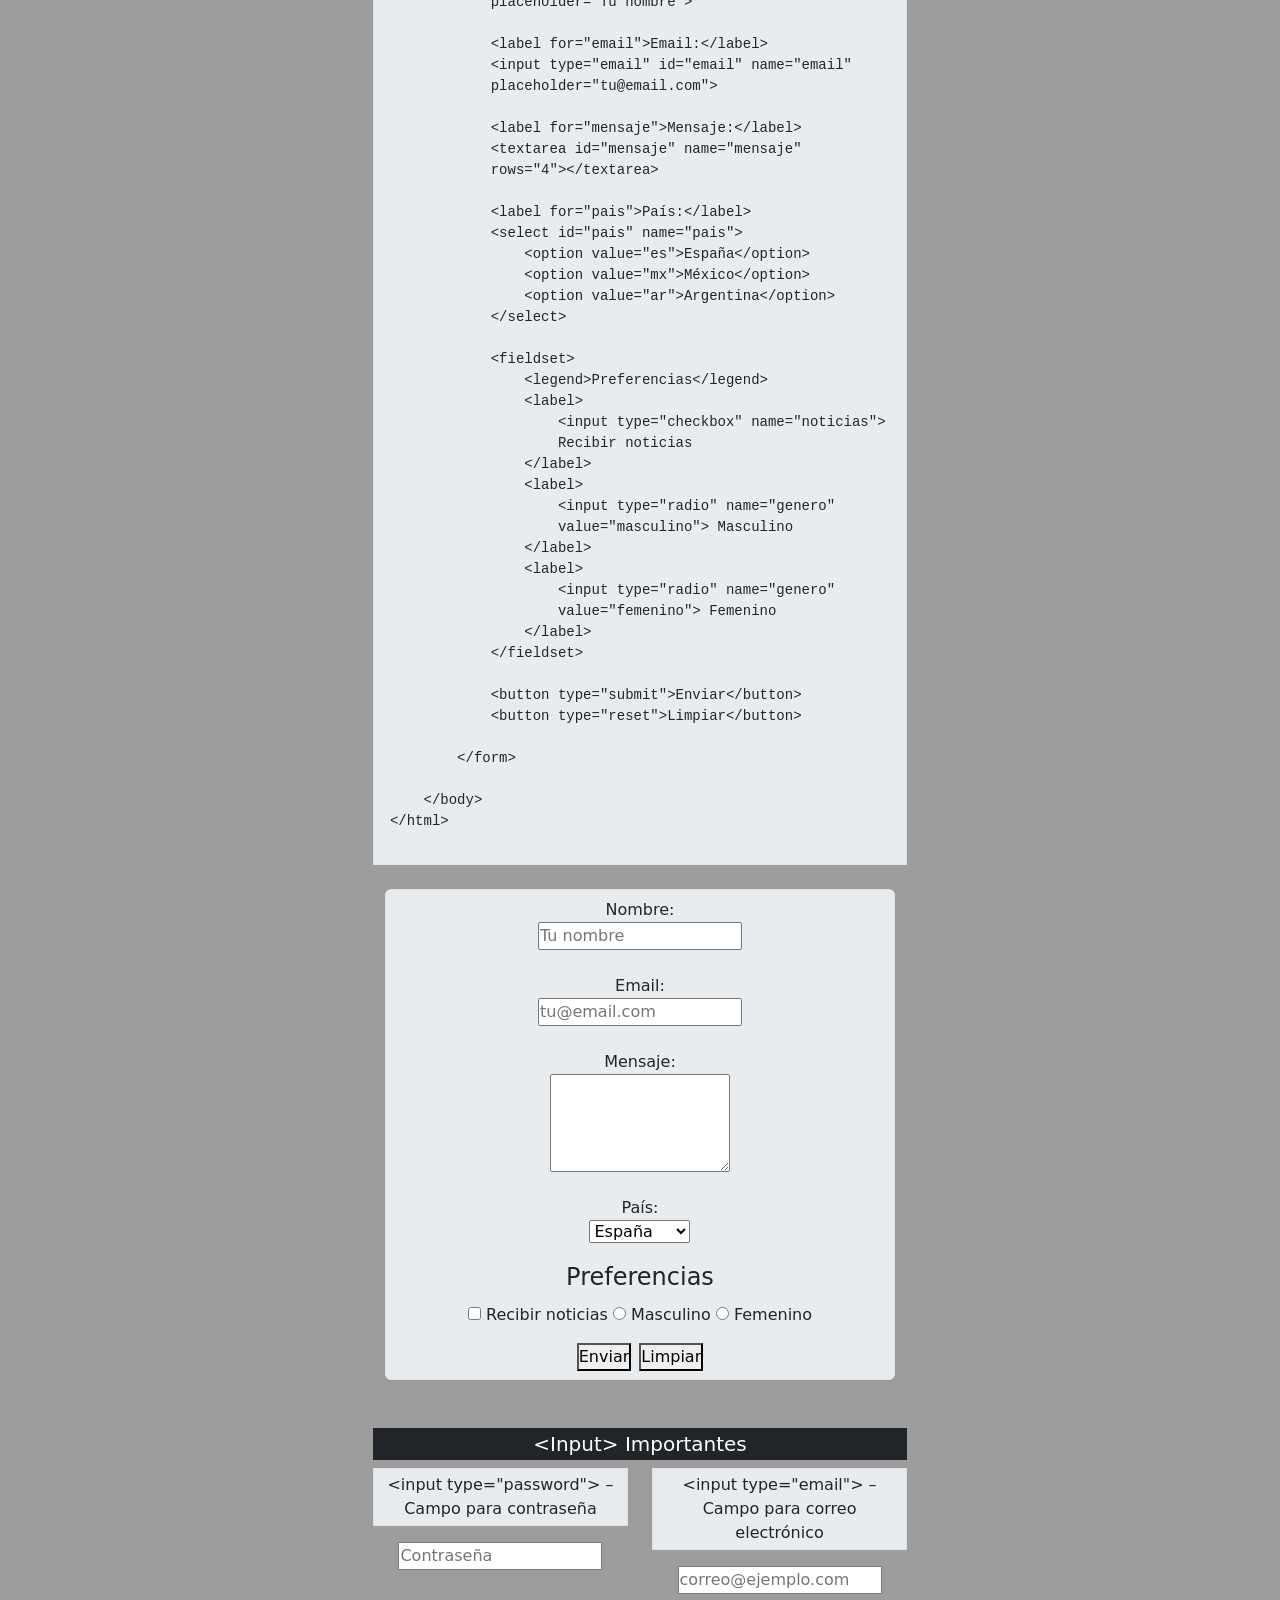
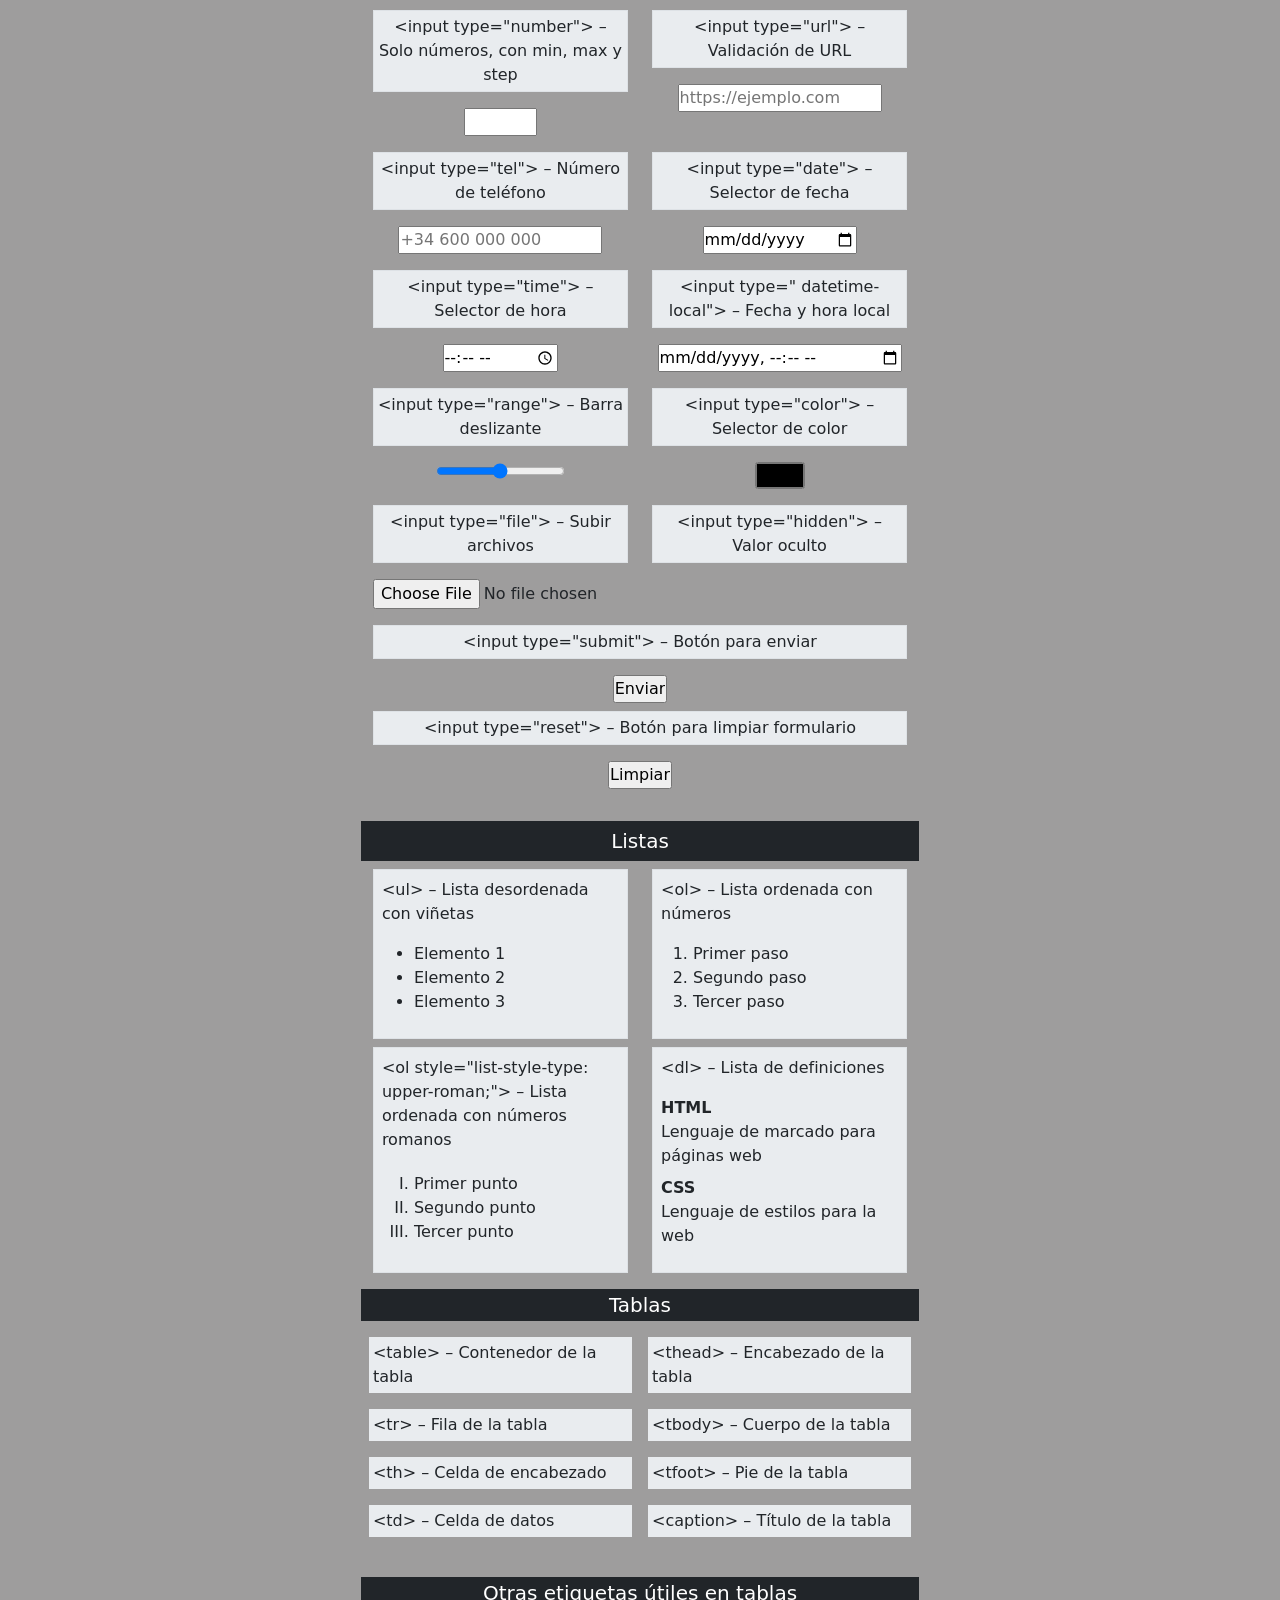
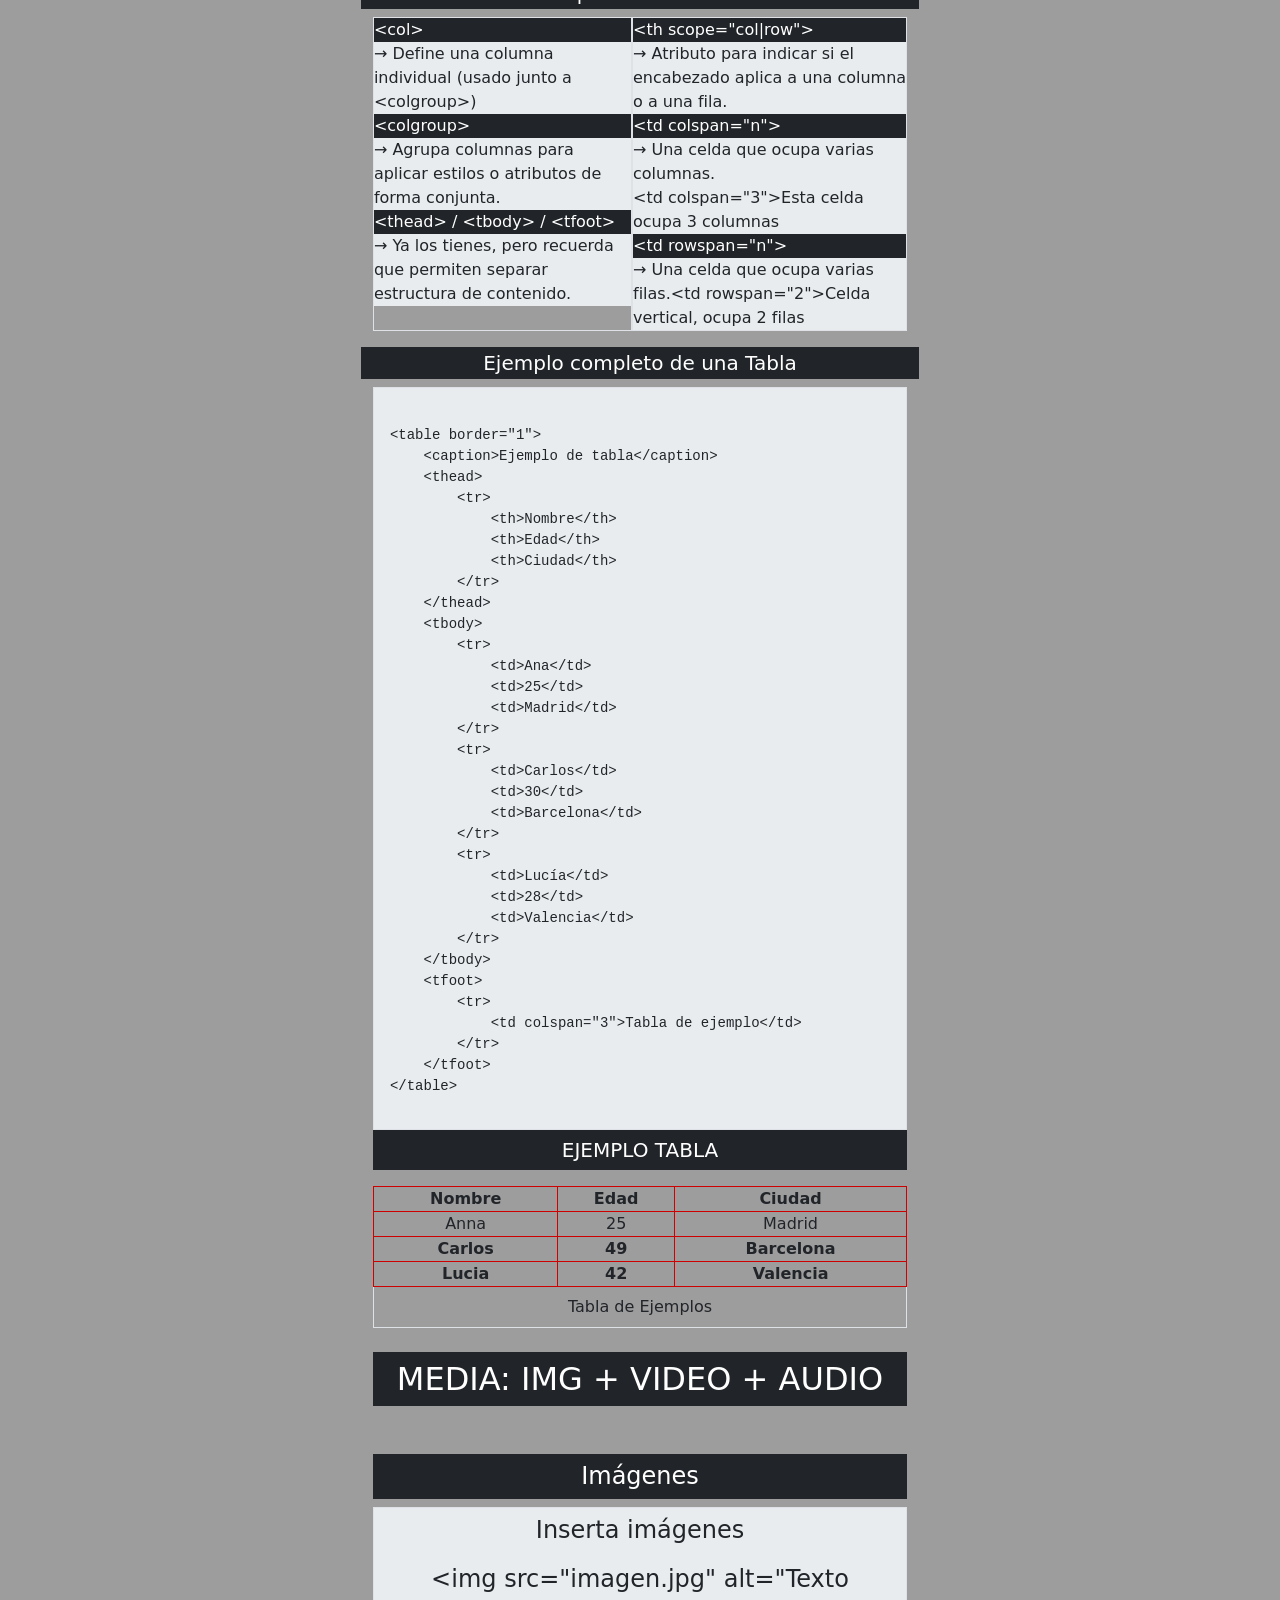
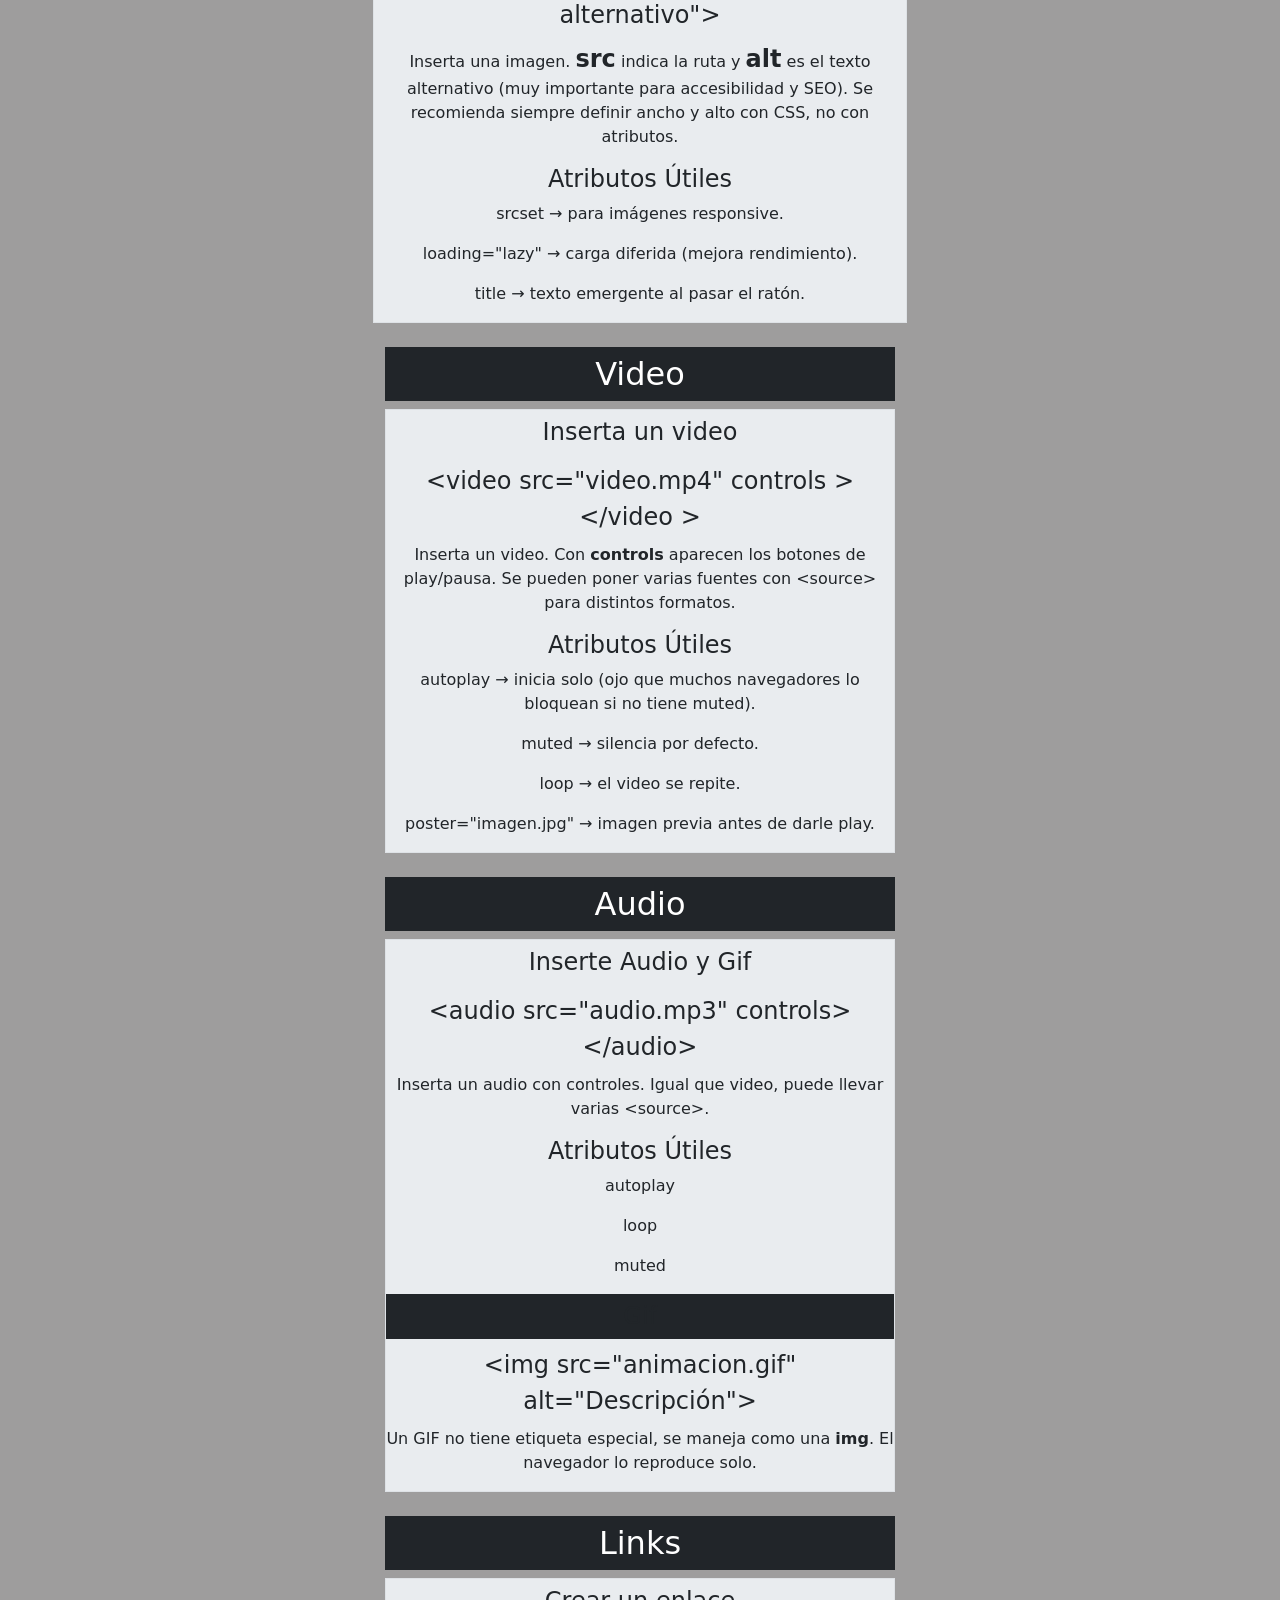
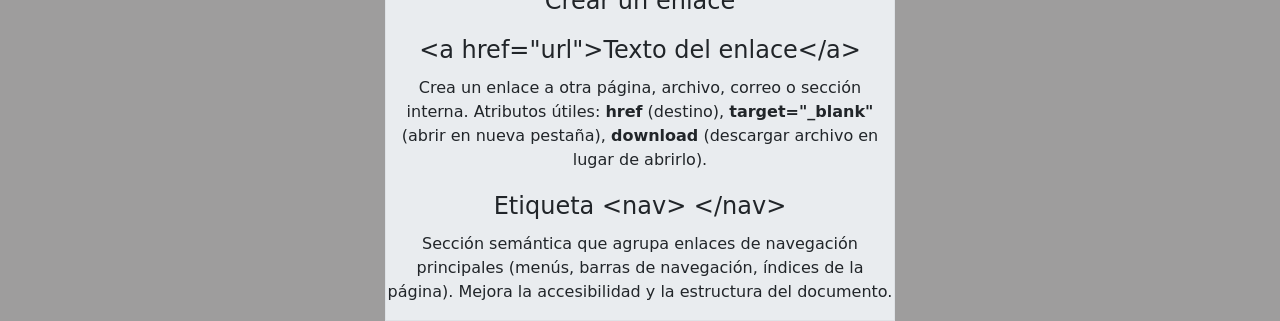
<file: WebChuletas/Web-Chuletas/index.html>
<!DOCTYPE html>
<html lang="es">

<head>
    <meta charset="UTF-8">
    <meta name="viewport" content="width=device-width, initial-scale=1.0">
    <meta name="author" content="Yisus">
    <meta name="description" content="Página informativa">
    <meta name="keywords" content="chuletas,html,css3,js,bootstrap 5">
    <title>CHULETAS YISUS</title>
    <!-- ? Bootstrap CSS -->
    <link href="https://cdn.jsdelivr.net/npm/bootstrap@5.3.8/dist/css/bootstrap.min.css" rel="stylesheet"
        integrity="sha384-sRIl4kxILFvY47J16cr9ZwB07vP4J8+LH7qKQnuqkuIAvNWLzeN8tE5YBujZqJLB" crossorigin="anonymous">
    <link rel="stylesheet" href="https://cdn.jsdelivr.net/npm/bootstrap-icons@1.13.1/font/bootstrap-icons.min.css">

    <!-- ? Bootstrap CSS -->
    <link rel="stylesheet" href="css3/estilos-nav-2sidebar.css">
    <link rel="stylesheet" href="css3/chuletas-html.css">

</head>

<body>

    <!--!===============HEADER=================-->
    <header>

        <!-- !===============MENÚ-PRINCIPAL-SOLO-EN-ESCRITORIO=================-->
        <nav class="navbar navbar-nav navbar-expand-lg d-none border border-black d-lg-block bg-body-tertiary fixed-top "
            aria-label="Menú Principal">
            <div class="container-fluid">
                <div class="d-flex align-items-center justify-content-around w-100">

                    <!--!LOGO PRINCIPAL-->
                    <a class="navbar-brand" href="#"><img class="img-fluid cont-logo " src="media/img/logo.png"
                            alt="Logo Principal"></a>



                    <ul class="navbar-nav ">
                        <li class="nav-item mx-0 "><a class="nav-link text-dark" href="#estructura">Html</a></li>

                        <li class="nav-item mx-0  "><a class="nav-link text-dark" href="html/chuletas-css.html">CSS3</a>
                        </li>

                        <li class="nav-item mx-0 "><a class="nav-link text-dark"
                                href="html/chuletas-bootstrap.html">Bootstrap</a></li>


                        <li class="nav-item mx-0"><a class="nav-link text-dark" href="javascript:void(0)">Java
                                Script</a></li>
                    </ul>
                </div>
            </div>
        </nav>


        <!-- !===============MENÚ-PRINCIPAL-SOLO-EN-MÓVILES-Y-TABLETS=================-->
        <nav class="navbar bg-body-tertiary  d-lg-none fixed-top" id="menubar" aria-label="Menú Principal ">
            <div class="container-fluid cont-w-100 border border-black">

                <!--? BOTÓN-OFFCANVAS-ABRIR-MENÚ-PRINCIPAL-SOLO-PARA-MÓVILES -->
                <button class="btn" type="button" data-bs-toggle="offcanvas" aria-label="Abrir Menú Principal"
                    data-bs-target="#menuNavOffcanvasLabel">
                    <span><i class="bi bi-three-dots"></i></span>
                </button>

                <!--!LOGO PRINCIPAL-->
                <a class="navbar-brand" href="#"><img class="img-fluid" src="media/img/logo-solo-moviles.png"
                        alt="Logo Principal"></a>

                <!--? BOTÓN-OFFCANVAS-CERRAR-MENÚ-PRINCIPAL-SOLO-EN-MÓVILES-->
                <div class="offcanvas offcanvas-start" tabindex="-1" id="menuNavOffcanvasLabel"
                    aria-labelledby="menuNavOffcanvasLabel">
                    <div class="offcanvas-header">
                        <h5>MENÚ PRINCIPAL</h5>
                        <button type="button" class="btn-close" aria-label="Cerrar Menú Principal"
                            data-bs-dismiss="offcanvas"></button>
                    </div>

                    <!-- ?OFFCANVAS-BODY-SOLO-EN-MÓVILES-->
                    <div class="offcanvas-body">
                        <nav class="nav navbar-nav navbar-expand-xxl">
                            <ul class="navbar-nav">
                                <li class="nav-item"><a class="nav-link text-dark" href="#estructura"
                                        data-bs-dismiss="offcanvas">Html</a></li>

                                <li class="nav-item "><a class="nav-link text-dark"
                                        href="html/chuletas-css.html">CSS3</a></li>

                                <li class="nav-item "><a class="nav-link text-dark" href="javascript:void(0)"
                                        data-bs-dismiss="offcanvas">Bootstrap</a></li>


                                <li class="nav-item"><a class="nav-link text-dark" href="javascript:void(0)"
                                        data-bs-dismiss="offcanvas">Java
                                        Script</a></li>

                            </ul>
                        </nav>
                    </div>
                </div>

                <!-- BOTÓN-OFFCANVAS-ABRIR-SIDEBAR-LATERAL-SOLO-PARA-MÓVILES -->
                <button class="btn d-lg-none" type="button" aria-label="Abrir sidebar lateral"
                    data-bs-toggle="offcanvas" data-bs-target="#sideBarOffcanvas">
                    <i class="bi bi-list"></i>
                </button>
            </div>
        </nav>


        <!-- !===============BOTÓN-SIDEBAR-SOLO-EN-MÓVILES-LATERAL-SECCIONES-IMPORTANTES=================-->
        <!-- ?BOTÓN-OFFCANVAS-CERRAR-SIDEBAR-LATERAL-SOLO-PARA-MÓVILES + SECCIONES-IMPORTANTES -->
        <div class="offcanvas offcanvas-end " tabindex="-1" id="sideBarOffcanvas" aria-labelledby="sideBarOffcanvas">

            <div class="offcanvas-header">
                <h5>Chuletas HTML</h5>
                <button type="button" class="btn-close" aria-label="Cerrar sidebar lateral"
                    data-bs-dismiss="offcanvas"></button>
            </div>


            <!-- ?BODY-SIDEBAR-OFFCANVAS-NAV-SOLO-EN-MÓVILES-->
            <div class="offcanvas-body">
                <nav class="nav ">
                    <ul class="navbar-nav">
                        <li> <a class="nav-link text-dark" href="#estructura" data-bs-dismiss="offcanvas">Estructura en
                                HTML</a></li>
                        <li><a class="nav-link text-dark" href="#importante2" data-bs-dismiss="offcanvas">Etiquetas
                                Importantes Meta en HTML</a>
                        </li>
                        <li><a class="nav-link text-dark" href="#secciones" data-bs-dismiss="offcanvas">Secciones
                                semánticas</a></li>
                        <li><a class="nav-link text-dark" href="#texto-parrafo" data-bs-dismiss="offcanvas">Texto y
                                Párrafos</a></li>
                        <li><a class="nav-link text-dark" href="javascript:void(0)" data-bs-dismiss="offcanvas">Listas,
                                Formularios y Tablas</a>
                        </li>
                        <li><a class="nav-link text-dark" href="javascript:void(0)" data-bs-dismiss="offcanvas">Img,
                                Video, Audio y Links</a></li>
                    </ul>
                </nav>
            </div>
        </div>
    </header>


    <!--!===============SOLO-EN-ESCRITORIO-2SIDEBAR-LATERALES+MAIN=================-->
    <div class="container-fluid  ">
        <div class="d-flex align-items-start min-vh-100">


            <!--? Sidebar izquierdo -->
            <nav class=" col-lg-2  d-none d-lg-block  p-2 sticky-top cont-sidebar-left  ">
                <ul class="navbar-nav ">

                    <li class="nav-item"><a class="nav-link text-dark text-white p-3 mb-1" href="#estructura">Estructura
                            en HTML</a></li>

                    <li><a class="nav-link text-dark text-white p-3 mb-1" href="#etiquetas-meta">Etiquetas Importantes
                            Meta
                            en
                            HTML</a></li>
                    <li><a class="nav-link text-dark text-white p-3 mb-1" href="#texto-parrafo">Texto y Párrafos</a>
                    </li>
                    <li><a class="nav-link text-dark text-white p-3 mb-1" href="#form-list-table">Formulario, listas y
                            Tablas</a>
                    </li>
                    <li><a class="nav-link text-dark text-white p-3 mb-2" href="#mediaLinks">Img, Video, Audio y
                            Links</a>
                    </li>
                </ul>
            </nav>



            <!--!===============MAIN-CENTRAL-CHULETAS-HTML-SE-VISUALIZA-EN-MÓVILES-Y-ESCRITORIOS=================-->

            <div class="cont-main">
                <main class="col-12 col-xl-8   mx-auto ">

                    <!--?===============SECCIÓN-ESTRUCTURA-HTML=================-->

                    <section id="estructura">
                        <div class="container">

                            <!--TODO: ========ESTRUCTURA Y DEFINICIÓN DE UN DOCUMENTO HTML==========-->
                            <div>
                                <h2 class="text-white bg-dark text-center py-2">Estructura en HTML </h2>
                                <h5 class="bg-dark text-white py-1 mt-3 text-center">Estructura básica de HTML</h5>


                                <div class="bg-dark text-white p-1 text-center">&lt;!DOCTYPE html&gt;</div>
                                <div class="bg-body-secondary text-dark p-1 text-center">
                                    <p>Siempre al inicio de tu documento. Declara que estás usando HTML5 y asegura que
                                        el
                                        navegador
                                        interprete correctamente la página.</p>
                                </div>

                                <div class="bg-dark text-white p-1 text-center">&lt;head&gt;</div>
                                <div class="bg-body-secondary text-dark p-1 text-center">
                                    <p>Contiene metadatos y recursos de la página. Aquí va el título, enlaces a CSS,
                                        scripts, meta etiquetas, fuentes y estilos internos.</p>
                                </div>

                                <div class="bg-dark text-white p-1 text-center">&lt;meta charset="UTF-8"&gt;</div>
                                <div class="bg-body-secondary text-dark p-1 text-center">
                                    <p>Definir la codificación de caracteres es obligatorio para que los acentos, la ñ y
                                        los símbolos se muestren correctamente.</p>
                                </div>

                                <div class="bg-dark text-white p-1 text-center">&lt;title&gt;Título de la
                                    página&lt;/title&gt;</div>
                                <div class="bg-body-secondary text-dark p-1 text-center">
                                    <p>Texto que aparece en la pestaña del navegador y en los resultados de buscadores.
                                        Siempre debe estar presente y ser descriptivo.</p>
                                </div>

                                <div class="bg-dark text-white p-1 text-center">&lt;link rel="stylesheet"
                                    href="estilos.css"&gt;</div>
                                <div class="bg-body-secondary text-dark p-1 text-center">
                                    <p>Enlaza tu hoja de estilos CSS externa. Úsalo siempre que quieras separar el
                                        diseño del contenido.</p>
                                </div>

                                <div class="bg-dark text-white p-1 text-center">&lt;script
                                    src="script.js"&gt;&lt;/script&gt;</div>
                                <div class="bg-body-secondary text-dark p-1 text-center">
                                    <p>Enlaza tu archivo JavaScript externo. Suele ir al final del &lt;body&gt; para
                                        mejorar la carga, aunque también puede ir en &lt;head&gt;.</p>
                                </div>

                                <div class="bg-dark text-white p-1 text-center">&lt;/head&gt;</div>
                                <div class="bg-body-secondary text-dark p-1 text-center">
                                    <p>Cierra el head</p>
                                </div>

                                <div class="bg-dark text-white p-1 text-center">&lt;body&gt;</div>
                                <div class="bg-body-secondary text-dark p-1 text-center">
                                    <p>Contiene todo el contenido visible de la página: texto, imágenes, enlaces,
                                        secciones, formularios, etc. Todo lo que el usuario ve o interactúa va aquí.</p>
                                </div>

                                <div class="bg-dark text-white p-1 text-center">&lt;header&gt;</div>
                                <div class="bg-body-secondary text-dark p-1 text-center">
                                    <p>Encabezado de la página o de una sección. Normalmente incluye el logo, título y
                                        menú principal.</p>
                                </div>

                                <div class="bg-dark text-white p-1 text-center">&lt;nav&gt;</div>
                                <div class="bg-body-secondary text-dark p-1 text-center">
                                    <p>Área de navegación. Contiene los enlaces principales de tu página o sección.</p>
                                </div>

                                <div class="bg-dark text-white p-1 text-center">&lt;main&gt;</div>
                                <div class="bg-body-secondary text-dark p-1 text-center">
                                    <p>Contenido principal de la página. Solo debe haber un &lt;main&gt; por documento.
                                    </p>
                                </div>

                                <div class="bg-dark text-white p-1 text-center">&lt;section&gt;</div>
                                <div class="bg-body-secondary text-dark p-1 text-center">
                                    <p>Bloque de contenido temático. Úsalo para agrupar información relacionada dentro
                                        de &lt;main&gt; o &lt;article&gt;.</p>
                                </div>

                                <div class="bg-dark text-white p-1 text-center">&lt;article&gt;</div>
                                <div class="bg-body-secondary text-dark p-1 text-center">
                                    <p>Contenido independiente y autocontenido, como un post, noticia o entrada de blog.
                                    </p>
                                </div>

                                <div class="bg-dark text-white p-1 text-center">&lt;aside&gt;</div>
                                <div class="bg-body-secondary text-dark p-1 text-center">
                                    <p>Contenido complementario o secundario. Por ejemplo, un sidebar con enlaces,
                                        recomendaciones o anuncios.</p>
                                </div>

                                <div class="bg-dark text-white p-1 text-center">&lt;footer&gt;</div>
                                <div class="bg-body-secondary text-dark p-1 text-center">
                                    <p>Pie de página. Normalmente incluye información de contacto, derechos de autor,
                                        enlaces legales o sociales.</p>
                                </div>

                                <div class="bg-dark text-white p-1 text-center">&lt;/body&gt;</div>
                                <div class="bg-body-secondary text-dark p-1 text-center">
                                    <p>Fin del contenido visible de la página.</p>
                                </div>

                                <div class="bg-dark text-white p-1 text-center">&lt;/html&gt;</div>
                                <div class="bg-body-secondary text-dark p-1 text-center">
                                    <p>Fin del documento HTML.</p>
                                </div>

                            </div>


                            <!--TODO: ========ETIQUETAS-IMPORTANTES-DENTRO-DE-HEAD==========-->
                            <div>
                                <h5 class="text-white bg-dark py-1 text-center mt-3 ">Etiquetas importantes dentro
                                    del&lt;head&gt;
                                </h5>

                                <div class="bg-dark text-white p-1 text-center">&lt;title&gt;</div>
                                <div class="bg-body-secondary text-dark p-1 text-center">
                                    <p>Título de la página Aparece en la pestaña del navegador</p>
                                </div>

                                <div class="bg-dark text-white p-1 text-center">&lt;link&gt;</div>
                                <div class="bg-body-secondary text-dark p-1 text-center">
                                    <p>Conectar recursos externos CSS, iconos, fuentes</p>
                                </div>

                                <div class="bg-dark text-white p-1 text-center">&lt;style&gt;</div>
                                <div class="bg-body-secondary text-dark p-1 text-center">
                                    <p>CSS interno Definir estilos directamente en HTML</p>
                                </div>

                                <div class="bg-dark text-white p-1 text-center"> &lt;script&gt;</div>

                                <div class="bg-body-secondary text-dark p-1 text-center">
                                    <p>Código JavaScript Vinculado o embebido</p>
                                </div>

                            </div>

                            <!--todo: ejemplo práctico-->

                            <h5 class="text-white bg-dark py-2 text-center mt-3">Ejemplo:</h5>
                            <div class="container">
                                <div class="p-3 border cont-ejm-form bg-body-secondary">
                                    <pre><code>
&lt;!DOCTYPE html&gt;
&lt;html lang="es"&gt;
    &lt;head&gt;
        &lt;meta charset="UTF-8"&gt;
        &lt;title&gt;Mi Página&lt;/title&gt;
        &lt;link rel="stylesheet" href="estilos.css"&gt;
    &lt;/head&gt;
    &lt;body&gt;
        &lt;header&gt;
            &lt;h1&gt;Bienvenido&lt;/h1&gt;
        &lt;/header&gt;
        &lt;nav&gt;
            &lt;ul&gt;
                &lt;li&gt;Inicio&lt;/li&gt;
                &lt;li&gt;Contacto&lt;/li&gt;
            &lt;/ul&gt;
        &lt;/nav&gt;
        &lt;main&gt;
            &lt;section&gt;
                &lt;article&gt;
                    &lt;p&gt;Contenido principal aquí.&lt;/p&gt;
                &lt;/article&gt;
            &lt;/section&gt;
            &lt;aside&gt;
                &lt;p&gt;Contenido complementario.&lt;/p&gt;
            &lt;/aside&gt;
        &lt;/main&gt;
        &lt;footer&gt;
            &lt;p&gt;Pie de página.&lt;/p&gt;
        &lt;/footer&gt;
    &lt;/body&gt;
&lt;/html&gt;
</code></pre>

                                </div>
                            </div>
                        </div>
                    </section>

                    <!--?===============SECCIÓN-ETIQUETAS-META-IMPORTANTES=================-->
                    <section id="etiquetas-meta">
                        <h2 class="bg-dark text-white py-2 mt-5 text-center">
                            Etiquetas importantes &lt;meta&gt; en HTML
                        </h2>

                        <div class="bg-dark text-white p-1 text-center">
                            &lt;meta charset="UTF-8"&gt;
                        </div>
                        <div class="bg-body-secondary text-dark p-1 text-center">
                            <p>Siempre debes usarla. Define la codificación de caracteres en UTF-8 (evita problemas con
                                tildes, ñ, símbolos, emojis...). Ponla como la primera etiqueta dentro de &lt;head&gt;.
                            </p>
                        </div>

                        <div class="bg-dark text-white p-1 text-center">
                            &lt;meta name="viewport" content="width=device-width, initial-scale=1.0"&gt;
                        </div>
                        <div class="bg-body-secondary text-dark p-1 text-center">
                            <p>Obligatoria en sitios responsive. Ajusta la página al ancho del dispositivo (móvil,
                                tablet,
                                PC). Si no la pones, tu web se verá diminuta en móviles.</p>
                        </div>

                        <div class="bg-dark text-white p-1 text-center">
                            &lt;meta name="description" content="Descripción de la página"&gt;
                        </div>
                        <div class="bg-body-secondary text-dark p-1 text-center">
                            <p>Muy recomendable para SEO. Sirve como texto que aparece en los resultados de Google
                                debajo
                                del título. Úsala con frases claras y atractivas.</p>
                        </div>

                        <div class="bg-dark text-white p-1 text-center">
                            &lt;meta name="keywords" content="html, css, javascript"&gt;
                        </div>
                        <div class="bg-body-secondary text-dark p-1 text-center">
                            <p>Se usaba para SEO, hoy ya no lo toma en cuenta Google. Solo inclúyela si quieres por
                                nostalgia o para motores de búsqueda antiguos.</p>
                        </div>

                        <div class="bg-dark text-white p-1 text-center">
                            &lt;meta name="author" content="Tu Nombre"&gt;
                        </div>
                        <div class="bg-body-secondary text-dark p-1 text-center">
                            <p>Opcional. Úsala si quieres dejar claro quién creó la página. Aparece en algunos
                                navegadores o
                                herramientas.</p>
                        </div>

                        <div class="bg-dark text-white p-1 text-center">
                            &lt;meta name="robots" content="index, follow"&gt;
                        </div>
                        <div
                            class="bg-body-secondary text-dark p-1 text-centerbg-body-secondary text-dark p-1 text-center">
                            <p>Úsala para decirle a los buscadores cómo tratar tu página: “index” (pueden indexar) y
                                “follow” (pueden seguir enlaces). Ejemplo: en páginas privadas pondrías “noindex,
                                nofollow”.
                            </p>
                        </div>

                        <div class="bg-dark text-white p-1 text-center">
                            &lt;meta http-equiv="refresh" content="30"&gt;
                        </div>
                        <div class="bg-body-secondary text-dark p-1 text-center">
                            <p>Recarga la página cada 30 segundos. Úsala en webs donde el contenido cambia rápido (por
                                ejemplo, monitor de datos). Ojo: no es recomendable para SEO porque genera recargas
                                innecesarias.</p>
                        </div>

                        <div class="bg-dark text-white p-1 text-center">
                            &lt;meta http-equiv="X-UA-Compatible" content="IE=edge"&gt;
                        </div>
                        <div class="bg-body-secondary text-dark p-1 text-center">
                            <p>Sirve para Internet Explorer (obsoleto hoy en día). Solo inclúyela si quieres máxima
                                compatibilidad con navegadores muy antiguos.</p>
                        </div>

                        <div class="bg-dark text-white p-1 text-center">
                            &lt;meta property="og:title" content="Título para redes sociales"&gt;
                        </div>
                        <div class="bg-body-secondary text-dark p-1 text-center">
                            <p>Muy recomendable si quieres que al compartir tu web en Facebook/LinkedIn aparezca con un
                                título bonito. Úsala en blogs, portfolios o webs que se compartan mucho.</p>
                        </div>

                        <div class="bg-dark text-white p-1 text-center">
                            &lt;meta property="og:description" content="Descripción para redes sociales"&gt;
                        </div>
                        <div class="bg-body-secondary text-dark p-1 text-center">
                            <p>Complementa el og:title mostrando un resumen atractivo al compartir la página en redes
                                sociales.</p>
                        </div>

                        <div class="bg-dark text-white p-1 text-center">
                            &lt;meta property="og:image" content="url-de-la-imagen.jpg"&gt;
                        </div>
                        <div class="bg-body-secondary text-dark p-1 text-center">
                            <p>Recomendadísima. Es la imagen que aparece en la vista previa al compartir tu web en redes
                                sociales. Sin esto, Facebook/Twitter mostrarán cualquier imagen al azar.</p>
                        </div>

                        <div class="bg-dark text-white p-1 text-center">
                            &lt;meta property="og:url" content="https://ejemplo.com"&gt;
                        </div>
                        <div class="bg-body-secondary text-dark p-1 text-center">
                            <p>Indica la URL canónica para compartir. Úsala en páginas con varias rutas (ejemplo: blogs
                                con
                                filtros). Así evitas duplicidad.</p>
                        </div>

                        <div class="bg-dark text-white p-1 text-center">
                            &lt;meta name="twitter:card" content="summary_large_image"&gt;
                        </div>
                        <div class="bg-body-secondary text-dark p-1 text-center">
                            <p>Úsala si quieres controlar cómo se ve tu web en Twitter/X. “summary_large_image” es la
                                más
                                usada porque muestra una vista previa con imagen grande.</p>
                        </div>
                    </section>


                    <!--?===============SECCIÓN-TEXTO-PÁRRAFO=================-->
                    <section id="texto-parrafo">

                        <div class="container mt-3">
                            <div class="text-center mb-4">
                                <h2 class="text-white bg-dark py-2 text-center ">TEXTO Y PÁRRAFOS</h2>
                                <h5 class="bg-dark text-white py-1 mt-3">Formato de texto dentro de párrafos</h5>
                            </div>

                            <!--TODO: Formato de texto dentro de párrafos -->
                            <div class=" chuleta-parrafo p-0 p-lg-3">
                                <div class="codigo">&lt;strong&gt;Negrita Semántica&lt;/strong&gt;</div>

                                <div class="text-dark"><strong>Negrita Semántica</strong></div>

                                <div class="codigo">&lt;b&gt;Negrita visual&lt;/b&gt;</div>

                                <div class="text-dark"><b>Negrita Visual</b></div>

                                <div class="codigo">&lt;em&gt;Énfasis semántico&lt;/em&gt;</div>
                                <div class="text-dark"><em>Cursiva Semántica</em></div>
                                <div class="codigo">&lt;i&gt;Cursiva visual&lt;/i&gt;</div>
                                <div class="text-dark"><i>Cursiva Visual</i></div>
                                <div class="codigo">&lt;mark&gt;Resaltado&lt;/mark&gt;</div>
                                <div class="text-dark"><mark>Resaltado</mark></div>
                                <div class="codigo">&lt;small&gt;Texto pequeño&lt;/small&gt;</div>
                                <div class="text-dark"><small>Texto Pequeño</small></div>
                                <div class="codigo">&lt;del&gt;Tachado&lt;/del&gt;</div>
                                <div class="text-dark"><del>Tachado</del></div>
                                <div class="codigo">&lt;ins&gt;Subrayado&lt;/ins&gt;</div>
                                <div class="text-dark"><ins>Subrayado Semántico</ins></div>
                                <div class="codigo">&lt;u&gt;Subrayado visual&lt;/u&gt;</div>
                                <div class="text-dark"><u>Subrayado Visual</u></div>
                                <div class="codigo">H&lt;sub&gt;2&lt;/sub&gt;O</div>
                                <div class="text-dark">H<sub>2</sub>O</div>
                                <div class="codigo">X&lt;sup&gt;2&lt;/sup&gt;</div>
                                <div class="text-dark">X<sup>2</sup></div>
                                <div class="codigo">&lt;code&gt;Texto de código&lt;/code&gt;</div>
                                <div class="text-dark"><code>Texto de código</code></div>
                            </div>

                            <!--TODO: ENCABEZADOS -->
                            <div
                                class="bg-body-secondary row justify-content-center align-items-center p-0 p-lg-3 font-family-cont mt-5">
                                <h4 class="text-center border text-white bg-dark w-100 py-2 mb-3">ENCABEZADOS</h4>

                                <div class="col-6">&lt;h1&gt;nivel 1&lt;/h1&gt;</div>
                                <div class="col-6 text-secondary">
                                    <h1>Encabezado nivel 1</h1>
                                </div>

                                <div class="col-6">&lt;h2&gt;nivel 2&lt;/h2&gt;</div>
                                <div class="col-6 text-secondary">
                                    <h2>Encabezado nivel 2</h2>
                                </div>

                                <div class="col-6">&lt;h3&gt;nivel 3&lt;/h3&gt;</div>
                                <div class="col-6 text-secondary">
                                    <h3>Encabezado nivel 3</h3>
                                </div>

                                <div class="col-6">&lt;h4&gt;nivel 4&lt;/h4&gt;</div>
                                <div class="col-6 text-secondary">
                                    <h4>Encabezado nivel 4</h4>
                                </div>

                                <div class="col-6">&lt;h5&gt;nivel 5&lt;/h5&gt;</div>
                                <div class="col-6 text-secondary">
                                    <h5>Encabezado nivel 5</h5>
                                </div>

                                <div class="col-6">&lt;h6&gt;nivel 6&lt;/h6&gt;</div>
                                <div class="col-6 text-secondary">
                                    <h6>Encabezado nivel 6</h6>
                                </div>
                            </div>

                            <!--TODO: CONTACTO -->
                            <div class="container bg-body-tertiary mt-5 text-black">
                                <div class="row font-family-cont">
                                    <h5 class="text-center bg-dark text-white w-100 py-2 mb-3">CONTACTO EN HTML</h5>

                                    <div class="col-12 col-lg-6 p-3">
                                        &lt;address&gt;
                                        <strong>Empresa Chuletas Yisus</strong>
                                        Calle Falsa 123, Madrid
                                        Tel: &lt;a href="tel:+34123456789"&gt;+34 123 456 789
                                        Email: &lt;a href="mailto:info@chuletas.com"&gt; <br>
                                        info@chuletas.com&lt;/a&gt;
                                        &lt;/address&gt;
                                    </div>

                                    <div class="col-12 col-lg-6 p-3">
                                        <address>
                                            <strong>Empresa Chuletas Yisus</strong>
                                            Calle Falsa 123, Madrid
                                            Tel: <a href="tel:+34123456789">+34 123 456 789</a>
                                            Email: <a href="mailto:info@chuletas.com">info@chuletas.com</a>
                                        </address>
                                    </div>
                                </div>
                            </div>

                            <!--TODO: CITAS -->
                            <div class="container mt-5">
                                <div class="bg-body-secondary row font-family-cont">
                                    <h5 class="text-center bg-dark text-white w-100 py-2 mb-3">CITAS</h5>

                                    <div class="col-12 col-lg-6 p-3">
                                        <h6 class="fw-bold">Citas largas</h6>
                                        &lt;blockquote&gt;<br>La paciencia es la madre de la ciencia. <br>
                                        &lt;/blockquote&gt;
                                        <blockquote class="cont-color">La paciencia es la madre de la ciencia.
                                        </blockquote>
                                    </div>

                                    <div class="col-12 col-lg-6 p-3">
                                        <h6 class="fw-bold">Citas cortas</h6>
                                        &lt;p&gt;Einstein dijo: &lt;q&gt;La imaginación es más importante que el
                                        conocimiento.&lt;/q&gt;&lt;/p&gt;
                                        <p class="cont-color">Einstein dijo: <q>La imaginación es más importante que el
                                                conocimiento.</q></p>
                                    </div>

                                    <div class="col-12 col-lg-6 p-3">
                                        <h6 class="fw-bold">Abreviaturas</h6>
                                        &lt;p&gt;Trabajo en &lt;abbr title="HyperText Markup
                                        Language"&gt;HTML&lt;/abbr&gt;.&lt;/p&gt;
                                        <p class="cont-color">Trabajo en <abbr
                                                title="HyperText Markup Language">HTML</abbr>.</p>
                                    </div>

                                    <div class="col-12 col-lg-6 p-3">
                                        <h6 class="fw-bold">Citas con fuente</h6>
                                        &lt;p&gt;El libro &lt;cite&gt;Don Quijote de la Mancha&lt;/cite&gt; fue escrito
                                        por
                                        Cervantes.&lt;/p&gt;
                                        <p class="cont-color">El libro <cite>Don Quijote de la Mancha</cite> fue escrito
                                            por
                                            Cervantes.</p>
                                    </div>
                                </div>
                            </div>
                        </div>

                    </section>


                    <!--?===============SECCIÓN-FORMULARIOS=================-->
                    <!--TODO: ========EJEMPLO-FORM==========-->
                    <section id="form-list-table">
                        <div class="container ">
                            <h2 class="text-white bg-dark py-2 text-center ">Formularios - Listas - Tablas</h2>
                            <h5 class="bg-dark text-white text-center py-1 mt-3">Formularios</h5>

                            <form
                                class="d-flex text-center flex-column align-items-center justify-content-center bg-body-secondary">
                                <div class="my-2">
                                    <p class="cont-color">&lt;form&gt; – Contenedor del formulario</p>
                                </div>
                                <div class="my-2">
                                    <label for="nombre">&lt;label&gt; – Etiqueta del input
                                    </label><br>
                                    <input type="text" id="nombre" name="nombre"
                                        placeholder="Nombre,Apellido,Email..etc">
                                </div>
                                <div class="my-2">
                                    <label for="mensaje">&lt;textarea&gt; – Área de texto multi-línea</label><br>
                                    <textarea id="mensaje" name="mensaje"></textarea>
                                </div>
                                <div class="my-2">
                                    <label for="pais">&lt;select&gt; – Lista desplegable</label><br>
                                    <select id="pais" name="pais">
                                        <option value="es">España</option>
                                        <option value="mx">México</option>
                                    </select>
                                </div>
                                <label class="my-2">
                                    &lt;input type="checkbox"&gt; <br> Acepto términos
                                    <input type="checkbox" name="terminos">
                                </label>
                                <div class="my-2">
                                    <button type="submit">&lt;button&gt; – Enviar formulario</button>
                                </div>
                            </form>
                        </div>

                        <!--TODO: ========EJEMPLO-COMPLETO-FORM==========-->
                        <h5 class="bg-dark text-white text-center py-1 mt-3">Ejemplo de un Formulario</h5>
                        <div class="container">
                            <div class="p-3 border cont-ejm-form bg-body-secondary ">
                                <pre><code>
&lt;!DOCTYPE html&gt;
&lt;html lang="es"&gt;
    &lt;head&gt;
        &lt;meta charset="UTF-8"&gt;
        &lt;title&gt;Formulario Ejemplo&lt;/title&gt;
    &lt;/head&gt;
    &lt;body&gt;

        &lt;!-- FORMULARIO COMPLETO --&gt;
        &lt;form action="#" method="post"&gt;

            &lt;label for="nombre"&gt;Nombre:&lt;/label&gt;
            &lt;input type="text" id="nombre" name="nombre"
            placeholder="Tu nombre"&gt;

            &lt;label for="email"&gt;Email:&lt;/label&gt;
            &lt;input type="email" id="email" name="email" 
            placeholder="tu@email.com"&gt;

            &lt;label for="mensaje"&gt;Mensaje:&lt;/label&gt;
            &lt;textarea id="mensaje" name="mensaje" 
            rows="4"&gt;&lt;/textarea&gt;

            &lt;label for="pais"&gt;País:&lt;/label&gt;
            &lt;select id="pais" name="pais"&gt;
                &lt;option value="es"&gt;España&lt;/option&gt;
                &lt;option value="mx"&gt;México&lt;/option&gt;
                &lt;option value="ar"&gt;Argentina&lt;/option&gt;
            &lt;/select&gt;

            &lt;fieldset&gt;
                &lt;legend&gt;Preferencias&lt;/legend&gt;
                &lt;label&gt;
                    &lt;input type="checkbox" name="noticias"&gt; 
                    Recibir noticias
                &lt;/label&gt;
                &lt;label&gt;
                    &lt;input type="radio" name="genero"
                    value="masculino"&gt; Masculino
                &lt;/label&gt;
                &lt;label&gt;
                    &lt;input type="radio" name="genero" 
                    value="femenino"&gt; Femenino
                &lt;/label&gt;
            &lt;/fieldset&gt;

            &lt;button type="submit"&gt;Enviar&lt;/button&gt;
            &lt;button type="reset"&gt;Limpiar&lt;/button&gt;

        &lt;/form&gt;

    &lt;/body&gt;
&lt;/html&gt;
</code></pre>
                            </div>
                        </div>

                        <!--TODO: ========EJEMPLO-COMPLETO-FORM-EN-LA-WEB==========-->
                        <div class="container">

                            <div class="d-flex flex-column align-items-center justify-content-center my-4 ">
                                <!--? FORMULARIO COMPLETO -->
                                <form action="#" method="post">
                                    <div
                                        class="d-flex align-items-center flex-column border bg-body-secondary text-dark p-2 rounded">
                                        <label for="nombre">Nombre:</label>
                                        <input type="text" id="nombre2" name="nombre" placeholder="Tu nombre"><br>

                                        <label for="email">Email:</label>
                                        <input type="email" id="email" name="email" placeholder="tu@email.com"><br>

                                        <label for="mensaje">Mensaje:</label>
                                        <textarea id="mensaje2" name="mensaje" rows="4"></textarea><br>

                                        <label for="pais">País:</label>
                                        <select id="pais2" name="pais">
                                            <option value="es">España</option>
                                            <option value="mx">México</option>
                                            <option value="ar">Argentina</option>
                                        </select>

                                        <fieldset class="text-center my-3">
                                            <legend>Preferencias</legend>
                                            <label>
                                                <input type="checkbox" name="noticias"> Recibir noticias
                                            </label>
                                            <label>
                                                <input type="radio" name="genero" value="masculino"> Masculino
                                            </label>
                                            <label>
                                                <input type="radio" name="genero" value="femenino"> Femenino
                                            </label>
                                        </fieldset>
                                        <div class="d-flex  gap-2">
                                            <button type="submit">Enviar</button>
                                            <button type="reset">Limpiar</button>
                                        </div>
                                    </div>
                                </form>
                            </div>
                        </div>

                        <!--TODO: ========INPUT-IMPORTANTES==========-->
                        <div class="container mt-5 ">
                            <h5 class="bg-dark text-white text-center py-1 mt-3"> &lt;Input&gt; Importantes</h5>

                            <div class="row">

                                <!--? INPUT PASSWORD -->
                                <div class="col-12 col-lg-6 mb-2 text-center">
                                    <p class="p-1 border bg-body-secondary text-dark">&lt;input type="password"&gt; –
                                        Campo
                                        para
                                        contraseña</p>
                                    <input class="mb-2" type="password" placeholder="Contraseña">
                                </div>
                                <!--? INPUT EMAIL -->
                                <div class="col-12 col-lg-6 mb-2 text-center">
                                    <p class="p-1 border bg-body-secondary text-dark">&lt;input type="email"&gt; – Campo
                                        para
                                        correo electrónico</p>
                                    <input class="mb-2" type="email" placeholder="correo@ejemplo.com">
                                </div>
                                <!--? INPUT NUMBER -->
                                <div class="col-12 col-lg-6 mb-2 text-center">
                                    <p class="p-1 border bg-body-secondary text-dark">&lt;input type="number"&gt; – Solo
                                        números, con min, max y step</p>
                                    <input class="mb-2" type="number" min="1" max="10" step="1">
                                </div>
                                <!--?INPUT URL -->
                                <div class="col-12 col-lg-6 mb-2 text-center">
                                    <p class="p-1 border bg-body-secondary text-dark">&lt;input type="url"&gt; –
                                        Validación
                                        de
                                        URL
                                    </p>
                                    <input class="mb-2" type="url" placeholder="https://ejemplo.com">
                                </div>
                                <!--? INPUT TEL -->
                                <div class="col-12 col-lg-6 mb-2 text-center">
                                    <p class="p-1 border bg-body-secondary text-dark">&lt;input type="tel"&gt; – Número
                                        de
                                        teléfono</p>
                                    <input class="mb-2" type="tel" placeholder="+34 600 000 000">
                                </div>

                                <!--? INPUT DATE -->
                                <div class="col-12 col-lg-6 mb-2 text-center">
                                    <p class="p-1 border bg-body-secondary text-dark">&lt;input type="date"&gt; –
                                        Selector
                                        de
                                        fecha</p>
                                    <input class="mb-2" type="date">
                                </div>

                                <!--? INPUT TIME -->
                                <div class="col-12 col-lg-6 mb-2 text-center">
                                    <p class="p-1 border bg-body-secondary text-dark">&lt;input type="time"&gt; –
                                        Selector
                                        de
                                        hora</p>
                                    <input class="mb-2" type="time">
                                </div>

                                <!--? INPUT Fecha y hora local -->
                                <div class="col-12 col-lg-6 mb-2 text-center">
                                    <p class="p-1 border bg-body-secondary text-dark">&lt;input type="
                                        datetime-local"&gt; –
                                        Fecha y hora local</p>
                                    <input class="mb-2" type="datetime-local">
                                </div>

                                <!--? INPUT RANGE -->
                                <div class="col-12 col-lg-6 mb-2 text-center">
                                    <p class="p-1 border bg-body-secondary text-dark">&lt;input type="range"&gt; – Barra
                                        deslizante</p>
                                    <input class="mb-2" type="range" min="0" max="100" value="50">
                                </div>
                                <!--? INPUT COLOR -->
                                <div class="col-12 col-lg-6 mb-2 text-center">
                                    <p class="p-1 border bg-body-secondary text-dark">&lt;input type="color"&gt; –
                                        Selector
                                        de
                                        color</p>
                                    <input class="mb-2" type="color">
                                </div>
                                <div class="col-12 col-lg-6 mb-2 text-center">
                                    <!--? INPUT FILE -->
                                    <p class="p-1 border bg-body-secondary text-dark">&lt;input type="file"&gt; – Subir
                                        archivos
                                    </p>
                                    <input class="mb-2" type="file">
                                </div>
                                <div class="col-12 col-lg-6 mb-2 text-center">
                                    <!--? INPUT HIDDEN -->
                                    <p class="p-1 border bg-body-secondary text-dark">&lt;input type="hidden"&gt; –
                                        Valor
                                        oculto
                                    </p>
                                    <input class="mb-2" type="hidden" value="12345">
                                </div>
                                <!--? BUTTONS -->
                                <div class="text-center">
                                    <p class="p-1 border bg-body-secondary text-dark">&lt;input type="submit"&gt; –
                                        Botón
                                        para
                                        enviar</p>
                                    <input class="mb-2" type="submit" value="Enviar">
                                </div>
                                <div class=" mb-2 text-center">
                                    <p class="p-1 border bg-body-secondary text-dark">&lt;input type="reset"&gt; – Botón
                                        para
                                        limpiar formulario</p>
                                    <input class="mb-2" type="reset" value="Limpiar">
                                </div>
                            </div>
                        </div>



                        <!--TODO: ===============LISTAS: <UL> <OL> <LI>=================-->
                        <h5 class="bg-dark text-white text-center py-2 mt-3">Listas</h5>
                        <div class="container">
                            <div class="row">
                                <div class="col-12 col-lg-6">
                                    <div class="border p-2 bg-body-secondary mb-2">
                                        <p class="text-dark ">&lt;ul&gt; – Lista desordenada con
                                            viñetas</p>
                                        <ul class="text-dark">
                                            <li>Elemento 1</li>
                                            <li>Elemento 2</li>
                                            <li>Elemento 3</li>
                                        </ul>
                                    </div>
                                </div>


                                <div class="col-12 col-lg-6">
                                    <div class="border p-2 bg-body-secondary text-dark ">
                                        <p class="text-dark ">&lt;ol&gt; – Lista ordenada
                                            con
                                            números</p>

                                        <ol class=" text-dark ">
                                            <li>Primer paso</li>
                                            <li>Segundo paso</li>
                                            <li>Tercer paso</li>
                                        </ol>
                                    </div>
                                </div>

                                <div class="col-12 col-lg-6">
                                    <div class="border p-2 bg-body-secondary text-dark  ">
                                        <p class="text-dark">&lt;ol style="list-style-type:
                                            upper-roman;"&gt; – Lista ordenada
                                            con números romanos</p>
                                        <ol class="text-dark py-1" style="list-style-type: upper-roman;">
                                            <li>Primer punto</li>
                                            <li>Segundo punto</li>
                                            <li>Tercer punto</li>
                                        </ol>
                                    </div>
                                </div>


                                <div class="col-12 col-lg-6">
                                    <div class="border p-2 bg-body-secondary text-dark">
                                        <p class="text-dark">&lt;dl&gt; – Lista de definiciones</p>
                                        <dl class="text-dark">
                                            <dt>HTML</dt>
                                            <dd>Lenguaje de marcado para páginas web</dd>
                                            <dt>CSS</dt>
                                            <dd>Lenguaje de estilos para la web</dd>
                                        </dl>
                                    </div>
                                </div>
                            </div>

                        </div>

                        <!--?============TABLAS====================-->

                        <h5 class="bg-dark text-white text-center py-1 mt-3 ">Tablas</h5>
                        <!--TODO: ========EJEMPLO-TABLA==========-->
                        <div class="container">
                            <div class="row ">
                                <div class="col-6 p-2">
                                    <p class="bg-body-secondary text-dark p-1">&lt;table&gt; – Contenedor de la tabla
                                    </p>

                                    <p class="bg-body-secondary text-dark p-1">&lt;tr&gt; – Fila de la tabla</p>

                                    <p class="bg-body-secondary text-dark p-1">&lt;th&gt; – Celda de encabezado</p>

                                    <p class="bg-body-secondary text-dark p-1">&lt;td&gt; – Celda de datos</p>
                                </div>

                                <div class="col-6 p-2">
                                    <p class="bg-body-secondary text-dark p-1">&lt;thead&gt; – Encabezado de la tabla
                                    </p>

                                    <p class="bg-body-secondary text-dark p-1">&lt;tbody&gt; – Cuerpo de la tabla</p>

                                    <p class="bg-body-secondary text-dark p-1">&lt;tfoot&gt; – Pie de la tabla</p>

                                    <p class="bg-body-secondary text-dark p-1">&lt;caption&gt; – Título de la tabla</p>
                                </div>
                            </div>
                        </div>



                        <!--TODO: ========Otras etiquetas útiles en tablas==========-->
                        <h5 class="bg-dark text-white text-center py-1 mt-3 ">Otras etiquetas útiles en tablas</h5>
                        <div class="container d-flex flex-lg-row flex-column  justify-content-center">
                            <div class="border">
                                <div class="bg-dark text-white">&lt;col&gt;</div>
                                <div class="bg-body-secondary">
                                    → Define una columna individual (usado junto a &lt;colgroup&gt;)
                                </div>

                                <div class="bg-dark text-white">&lt;colgroup&gt;</div>
                                <div class="bg-body-secondary">
                                    → Agrupa columnas para aplicar estilos o atributos de forma conjunta.
                                </div>

                                <div class="bg-dark text-white">&lt;thead&gt; / &lt;tbody&gt; / &lt;tfoot&gt;
                                </div>
                                <div class="bg-body-secondary">
                                    → Ya los tienes, pero recuerda que permiten separar estructura de contenido.
                                </div>
                            </div>

                            <div class="border">

                                <div class="bg-dark text-white">&lt;th scope="col|row"&gt;</div>
                                <div class="bg-body-secondary">
                                    → Atributo para indicar si el encabezado aplica a una columna o a una fila.
                                </div>

                                <div class="bg-dark text-white">&lt;td colspan="n"&gt;</div>
                                <div class="bg-body-secondary ">→ Una celda que ocupa varias columnas.<br>&lt;td
                                    colspan="3"&gt;Esta
                                    celda ocupa 3 columnas</div>

                                <div class="bg-dark text-white">&lt;td rowspan="n"&gt;</div>
                                <div class="bg-body-secondary "> → Una celda que ocupa varias filas.&lt;td
                                    rowspan="2"&gt;Celda
                                    vertical, ocupa 2 filas </div>
                            </div>
                        </div>


                        <!--TODO: ========EJEMPLO-TABLA-COMPLETA==========-->
                        <h5 class="bg-dark text-white text-center py-1 mt-3 ">Ejemplo completo de una Tabla</h5>
                        <div class="container">
                            <div class="p-3 border cont-ejm-form bg-body-secondary">


                                <pre><code>
&lt;table border="1"&gt;
    &lt;caption&gt;Ejemplo de tabla&lt;/caption&gt;
    &lt;thead&gt;
        &lt;tr&gt;
            &lt;th&gt;Nombre&lt;/th&gt;
            &lt;th&gt;Edad&lt;/th&gt;
            &lt;th&gt;Ciudad&lt;/th&gt;
        &lt;/tr&gt;
    &lt;/thead&gt;
    &lt;tbody&gt;
        &lt;tr&gt;
            &lt;td&gt;Ana&lt;/td&gt;
            &lt;td&gt;25&lt;/td&gt;
            &lt;td&gt;Madrid&lt;/td&gt;
        &lt;/tr&gt;
        &lt;tr&gt;
            &lt;td&gt;Carlos&lt;/td&gt;
            &lt;td&gt;30&lt;/td&gt;
            &lt;td&gt;Barcelona&lt;/td&gt;
        &lt;/tr&gt;
        &lt;tr&gt;
            &lt;td&gt;Lucía&lt;/td&gt;
            &lt;td&gt;28&lt;/td&gt;
            &lt;td&gt;Valencia&lt;/td&gt;
        &lt;/tr&gt;
    &lt;/tbody&gt;
    &lt;tfoot&gt;
        &lt;tr&gt;
            &lt;td colspan="3"&gt;Tabla de ejemplo&lt;/td&gt;
        &lt;/tr&gt;
    &lt;/tfoot&gt;
&lt;/table&gt;
</code></pre>
                            </div>

                            <div>
                                <h5 class="bg-dark text-white text-center py-2">EJEMPLO TABLA</h5>
                                <table class="ejem-tabla border w-100 mt-3 text-center">
                                    <thead>
                                        <tr>
                                            <th>Nombre</th>
                                            <th>Edad</th>
                                            <th>Ciudad</th>
                                        </tr>
                                    </thead>
                                    <tbody>
                                        <tr>
                                            <td>Anna</td>
                                            <td>25</td>
                                            <td>Madrid</td>
                                        </tr>
                                        <tr>
                                            <th>Carlos</th>
                                            <th>49</th>
                                            <th>Barcelona</th>
                                        </tr>
                                        <tr>
                                            <th>Lucia</th>
                                            <th>42</th>
                                            <th>Valencia</th>
                                        </tr>
                                    </tbody>
                                    <tfoot>
                                        <tr>
                                            <td class="p-2 border text-center" colspan="3">Tabla de Ejemplos</td>
                                        </tr>
                                    </tfoot>

                                </table>
                            </div>

                        </div>
                    </section>




                    <!--?===============SECCIÓN-IMG+VIDEO+AUDIO+LINKS=================-->
                    <!--TODO: Imágenes ==============-->
                    <section id="mediaLinks">
                        <div class="container">
                            <h2 class="text-white bg-dark py-2 text-center mt-4 ">MEDIA: IMG + VIDEO + AUDIO</h2>
                            <h5 class=" bg-dark text-white fs-4 mt-5 py-2 text-center">Imágenes</h5>
                            <div class=" text-center border bg-body-secondary">
                                <h5 class="p-2 fs-4">Inserta imágenes</h5>
                                <div class="fs-4 my-2"> &lt;img src="imagen.jpg" alt="Texto alternativo"&gt;</div>
                                <p>Inserta una imagen. <b class="fs-4">src</b> indica la ruta y <b class="fs-4">alt</b>
                                    es el texto alternativo
                                    (muy importante para accesibilidad y SEO). Se recomienda siempre definir ancho y
                                    alto con CSS, no con atributos.</p>

                                <h5 class="fs-4">Atributos Útiles</h5>
                                <p>srcset → para imágenes responsive.</p>
                                <p>loading="lazy" → carga diferida (mejora rendimiento).</p>
                                <p>title → texto emergente al pasar el ratón.</p>
                            </div>

                            <!--TODO: Videos ==============-->
                            <div class="container ">
                                <h2 class="text-white bg-dark py-2 text-center mt-4 ">Video</h2>
                                <div class="text-center border bg-body-secondary ">
                                    <h5 class="p-2 fs-4">Inserta un video</h5>
                                    <div class="fs-4 my-2">&lt;video src="video.mp4" controls &gt;&lt;/video &gt;</div>
                                    <p>Inserta un video. Con <b>controls</b> aparecen los botones de play/pausa. Se
                                        pueden poner varias fuentes con
                                        &lt;source&gt; para distintos formatos.
                                    </p>

                                    <h5 class="fs-4">Atributos Útiles</h5>
                                    <p>autoplay → inicia solo (ojo que muchos navegadores lo bloquean si no tiene
                                        muted).</p>
                                    <p>muted → silencia por defecto.</p>
                                    <p>loop → el video se repite.</p>
                                    <p>poster="imagen.jpg" → imagen previa antes de darle play.</p>


                                </div>
                            </div>

                            <!--TODO: Audio y gif==============-->
                            <div class="container">
                                <h2 class="text-white bg-dark py-2 text-center mt-4 ">Audio</h2>
                                <div class="text-center border border bg-body-secondary">

                                    <h5 class="p-2 fs-4">Inserte Audio y Gif</h5>
                                    <div class="fs-4 my-2"> &lt;audio src="audio.mp3" controls&gt; &lt;/audio&gt;</div>
                                    <p>Inserta un audio con controles. Igual que video, puede llevar varias
                                        &lt;source&gt;.</p>
                                    <h5 class="fs-4">Atributos Útiles</h5>
                                    <p>autoplay</p>
                                    <p>loop</p>
                                    <p>muted</p>

                                    <h5 class="bg-dark p-2 fs-4">Gif</h5>
                                    <div class="fs-4 my-2">&lt;img src="animacion.gif" alt="Descripción"&gt;</div>
                                    <p>Un GIF no tiene etiqueta especial, se maneja como una <b>img</b>. El navegador lo
                                        reproduce solo.</p>

                                </div>
                            </div>

                            <!--TODO: Links==============-->
                            <div class="container">
                                <h2 class="text-white bg-dark py-2 text-center mt-4 ">Links</h2>
                                <div class="text-center border border bg-body-secondary">
                                    <h5 class="p-2 fs-4">Crear un enlace</h5>

                                    <div class="fs-4 my-2"> &lt;a href="url"&gt;Texto del enlace&lt;/a&gt;</div>
                                    <p>Crea un enlace a otra página, archivo, correo o sección interna. Atributos
                                        útiles: <b>href</b> (destino), <b>target="_blank"</b> (abrir en nueva pestaña),
                                        <b>download</b> (descargar archivo en lugar de abrirlo).
                                    </p>

                                    <div class="fs-4 my-2"> Etiqueta &lt;nav&gt; &lt;/nav&gt;</div>
                                    <p>Sección semántica que agrupa enlaces de navegación principales (menús, barras de
                                        navegación, índices de la página). Mejora la accesibilidad y la estructura del
                                        documento.</p>





                                </div>
                            </div>




                        </div>




                    </section>
                </main>
            </div>



            <!--? Sidebar DERECHO -->
            <nav class="col-lg-2 d-none d-lg-block text-white p-2 sticky-top cont-sidebar-right ">
                <ul class="navbar-nav">
                    <li> <a class="nav-link text-dark text-white" href="#"> Lorem ipsum dolor, sit amet</a></li>
                    <li><a class="nav-link text-dark text-white" href="#">Lorem ipsum dolor, sit amet</a></li>
                    <li><a class="nav-link text-dark text-white" href="#">Lorem ipsum dolor, sit amet</a></li>
                    <li><a class="nav-link text-dark text-white" href="#">Lorem ipsum dolor, sit amet</a></li>
                </ul>
            </nav>
        </div>
    </div>


    <!--! =================== SCRIPTS =================== -->
    <script src="https://cdn.jsdelivr.net/npm/@popperjs/core@2.11.8/dist/umd/popper.min.js"
        integrity="sha384-I7E8VVD/ismYTF4hNIPjVp/Zjvgyol6VFvRkX/vR+Vc4jQkC+hVqc2pM8ODewa9r"
        crossorigin="anonymous"></script>
    <script src="https://cdn.jsdelivr.net/npm/bootstrap@5.3.8/dist/js/bootstrap.min.js"
        integrity="sha384-G/EV+4j2dNv+tEPo3++6LCgdCROaejBqfUeNjuKAiuXbjrxilcCdDz6ZAVfHWe1Y"
        crossorigin="anonymous"></script>
    <script src="js/script-layout.js"></script>

</body>

</html>
</file>
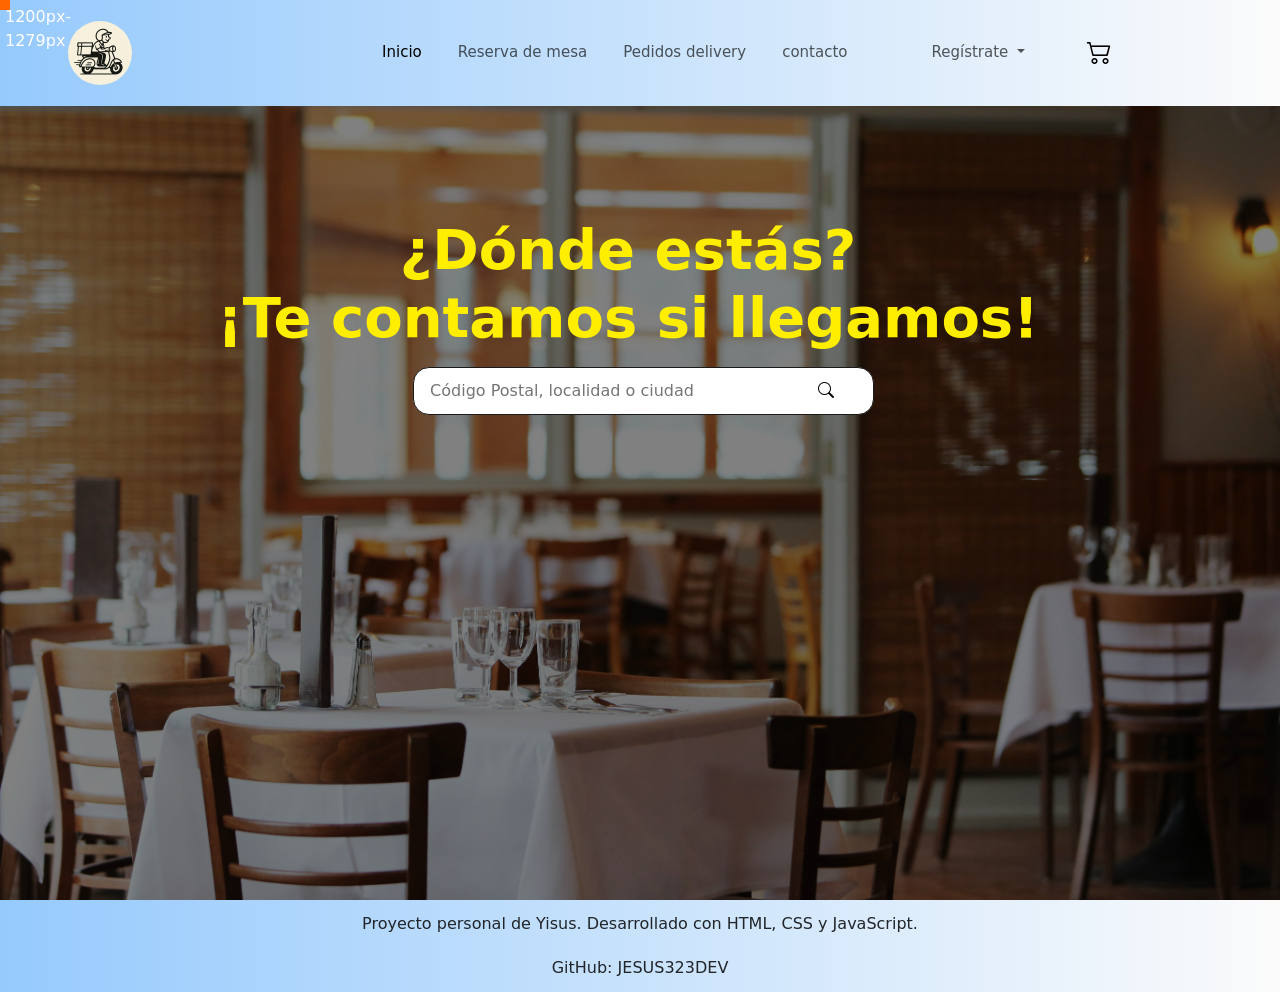
<file: FormLab/Reservas-Come&Calla/html/delivery.html>
<!DOCTYPE html>
<html lang="es">

<head>
    <meta charset="UTF-8">
    <meta name="viewport" content="width=device-width, initial-scale=1.0">
    <meta name="author" content="Yisus">
    <meta name="description" content="">
    <meta name="keywords" content="">
    <!--!Bootstrap CSS-->
    <link href="https://cdn.jsdelivr.net/npm/bootstrap@5.3.8/dist/css/bootstrap.min.css" rel="stylesheet"
        integrity="sha384-sRIl4kxILFvY47J16cr9ZwB07vP4J8+LH7qKQnuqkuIAvNWLzeN8tE5YBujZqJLB" crossorigin="anonymous">

    <!--!Bootstrap icon-->
    <link rel="stylesheet" href="https://cdn.jsdelivr.net/npm/bootstrap-icons@1.13.1/font/bootstrap-icons.min.css">

    <!--!CSS-->
    <link rel="stylesheet" href="../css/deliveryStyle.css">
    <title>Come & Calla - Delivery</title>
</head>

<body>


    <!--! Modal Carrito -->
    <div class="modal fade " id="modalCarrito" tabindex="-1" aria-labelledby="modalCarritoLabel" aria-hidden="true">
        <div class="modal-dialog modal-dialog-centered modal-lg ">

            <div class="modal-content mx-auto">
                <div class="modal-header border">
                    <div id="modalHeader" class="d-flex flex-column align-content-center justify-content-center">

                        <h5 class="modal-title " id="modalCarritoLabel">🛒 Tu pedido</h5>
                        <p class="d-flex mt-2 "><i class="bi bi-exclamation-circle-fill text-danger mx-1"></i>Inicia
                            sesión o regístrate para no
                            perder <br> tus productos de la cesta de la compra</p>
                        <div class="d-flex text-center">
                            <button>Login</button>
                            <button>Registrarte</button>
                        </div>
                    </div>

                    <button type="button" class="btn-close border mb-5" data-bs-dismiss="modal"
                        aria-label="Cerrar"></button>


                </div>


                <div class="modal-body">
                    <p>Envío a domicilio: <i class="bi bi-bicycle text-warning fs-2"></i> </p>
                    <p id="cuentaTotal" class="text-bg-danger border rounded w-50 text-center"></p>


                    <ul id="listCarrito" class="list-group ">
                        <!--! Aquí se insertarán los productos con JS -->
                    </ul>
                </div>

                <div class="modal-footer">
                    <button type="button" class="btn btn-secondary" data-bs-dismiss="modal">Seguir
                        pidiendo</button>
                    <button type="button" class="btn btn-success" id="btnConfirmarPedido">Confirmar
                        pedido</button>
                </div>



            </div>
        </div>
    </div>


    <!--! HEADER MENU NAV-->
    <div class="fondo">
        <header>
            <nav class="navbar navbar-expand-lg bg-body-tertiary styleNav">
                <div class="container-fluid ">


                    <a class="navbar-brand" href="#"><img class="logo p-2 mx-5" src="../media/img/logo.png" alt=""></a>

                    <button class="navbar-toggler" type="button" data-bs-toggle="collapse"
                        data-bs-target="#navbarSupportedContent" aria-controls="navbarSupportedContent"
                        aria-expanded="false" aria-label="Toggle navigation">
                        <span class="navbar-toggler-icon"></span>
                    </button>


                    <div class="collapse navbar-collapse" id="navbarSupportedContent">
                        <ul class="navbar-nav mx-auto mb-2 mb-lg-0 ">
                            <li class="nav-item">
                                <a class="nav-link active" aria-current="page" href="#">Inicio</a>
                            </li>

                            <li class="nav-item">
                                <a class="nav-link" href="../index.html">Reserva de mesa</a>
                            </li>

                            <li class="nav-item">
                                <a class="nav-link" href="#">Pedidos delivery</a>
                            </li>

                            <li class="nav-item">
                                <a class="nav-link" href="#">contacto</a>
                            </li>

                            <li class="nav-item dropdown mx-5">
                                <a class="nav-link dropdown-toggle" href="#" role="button" data-bs-toggle="dropdown"
                                    aria-expanded="false">
                                    Regístrate
                                </a>
                                <ul class="dropdown-menu ">
                                    <li><a class="dropdown-item" href="#">Registro</a></li>
                                    <li>
                                        <hr class="dropdown-divider">
                                    </li>
                                    <li><a class="dropdown-item" href="#">Login</a></li>
                                </ul>
                            </li>

                            <li><button id="btnCarrito" class="carrito " type="button"><i
                                        class="bi bi-cart2"></i></button></li>
                        </ul>
                    </div>

                </div>
            </nav>
        </header>





        <!--! MAIN-->
        <main>

            <!--! Código postal-->
            <div id="sectionPostal" class="contInput">
                <h2 class="">¿Dónde estás? <br> ¡Te contamos si llegamos!</h2>
                <div class="contPostal mx-auto">
                    <label for="inputPostal"></label>
                    <input type="text" name="" class="" id="inputPostal"
                        placeholder="Código Postal, localidad o ciudad">
                    <button class="postalBtn" id="btnPostal" type="button"><i class="bi bi-search"></i></button>
                </div>

            </div>

            <!--!Pedidos-->
            <div id="sectionPedidos" class="container  d-none">
                <h3 class="text-center fs-1 text-warning pb-3">Escoge tu pedido</h3>

                <div class="contImg">

                    <!--!Pedidos - Bebidas-->
                    <div class="bebidas">
                        <h5 class="text-center  text-warning">Bebidas</h5>

                        <button id="btnBebidas"><img src="../media/img/bebidas.jpg" alt="Bebidas"></button>

                        <div id="listBebidas" class="d-none ">
                            <ul>
                                <li>Cócteles🍹 <br> uni. 2.50€ <div><button class="btn-sumar">+</button> <button
                                            class="btn-restar">-</button></div>
                                </li>
                                <li>Cerveza🍺 <br> uni. 2.50€ <div><button class="btn-sumar">+</button> <button
                                            class="btn-restar">-</button></div>
                                </li>
                                <li>Gin-Tonic🍸<br> uni. 2.00€ <div><button class="btn-sumar">+</button> <button
                                            class="btn-restar">-</button></div>
                                </li>
                                <li>CocaCola🥤<br> uni. 2.00€ <div><button class="btn-sumar">+</button> <button
                                            class="btn-restar">-</button></div>
                                </li>
                            </ul>
                        </div>
                    </div>

                    <!--!Pedidos - Patatas fritas-->
                    <div class="patatasFritas">
                        <h5 class="text-center  text-warning">Patatas fritas</h5>
                        <button id="btnFritas"><img src="../media/img/patatas-fritas.jpg" alt="Patatas fritas"></button>

                        <div id="listPatatas" class="d-none">
                            <ul>
                                <li>Patatas fritas <br> small🍟 uni. 2.00€ <div><button class="btn-sumar">+</button>
                                        <button class="btn-restar">-</button>
                                    </div>
                                </li>
                                <li>Patatas fritas <br> medianas🍟 uni. 3.00€ <div><button class="btn-sumar">+</button>
                                        <button class="btn-restar">-</button>
                                    </div>
                                </li>
                                <li>Patas fritas <br> grandes🍟uni. 3.50€ <div><button class="btn-sumar">+</button>
                                        <button class="btn-restar">-</button>
                                    </div>
                                </li>
                                <li>Patatas bravas <br> 🍟uni. 2.50€ <div><button class="btn-sumar">+</button> <button
                                            class="btn-restar">-</button></div>
                                </li>
                            </ul>
                        </div>
                    </div>

                    <!--!Pedidos - Fast food-->
                    <div class="fastFood">
                        <h5 class="text-center  text-warning">Fast food</h5>
                        <button id="btnFastFood"><img src="../media/img/fast-food.jpg" alt="Comida Rápida"></button>
                        <div id="listFastFood" class="d-none">
                            <ul>
                                <li>Pizza familiar🍕 <br> uni. 3.00€<div><button class="btn-sumar">+</button> <button
                                            class="btn-restar">-</button></div>
                                </li>
                                <li>Perrito caliente🌭<br> uni. 2.00€<div><button class="btn-sumar">+</button> <button
                                            class="btn-restar">-</button>
                                    </div>
                                </li>
                                <li>Bacon frito🥓<br> uni. 1.50€<div><button class="btn-sumar">+</button> <button
                                            class="btn-restar">-</button></div>
                                </li>
                                <li>Burrito🌯<br> uni. 3.00€<div><button class="btn-sumar">+</button> <button
                                            class="btn-restar">-</button></div>
                                </li>
                            </ul>
                        </div>

                    </div>

                    <!--!Pedidos - Hamburguesas-->
                    <div class="hamburguesa">
                        <h5 class="text-center text-warning">Hamburguesa</h5>
                        <button id="btnHamburger" class=""><img src="../media/img/hamburgesas.jpg"
                                alt="Hamburguesas"></button>
                        <div id="listHamburguesa" class="d-none">
                            <ul>
                                <li>Hamburguesa grande🍔<br> uni. 10.00€<div><button class="btn-sumar">+</button>
                                        <button class="btn-restar">-</button>
                                    </div>
                                </li>
                                <li>Hamburguesa celiaca🍔<br> uni. 12.00€<div><button class="btn-sumar">+</button>
                                        <button class="btn-restar">-</button>
                                    </div>
                                </li>
                                <li>Hamburguesa vegana🍔<br> uni. 9.00€ <div><button class="btn-sumar">+</button>
                                        <button class="btn-restar">-</button>
                                    </div>
                                </li>
                                <li>Hamburguesa normal🍔<br> uni. 8.00€ <div><button class="btn-sumar">+</button>
                                        <button class="btn-restar">-</button>
                                    </div>
                                </li>
                            </ul>
                        </div>
                    </div>

                </div>
            </div>







        </main>

    </div>












    <footer>
        <div class="styleNav text-center p-2 ">
            <p class="mt-1">Proyecto personal de Yisus. Desarrollado con HTML, CSS y JavaScript.</p>
            <a class="nav-link py-1" href="https://github.com/JESUS323DEV " target="_blank">GitHub: JESUS323DEV</a>
        </div>
    </footer>

    <script src="https://cdn.jsdelivr.net/npm/bootstrap@5.3.8/dist/js/bootstrap.bundle.min.js"
        integrity="sha384-FKyoEForCGlyvwx9Hj09JcYn3nv7wiPVlz7YYwJrWVcXK/BmnVDxM+D2scQbITxI"
        crossorigin="anonymous"></script>
    <script src="../js/deliveryScript.js"></script>
</body>

</html>
</file>
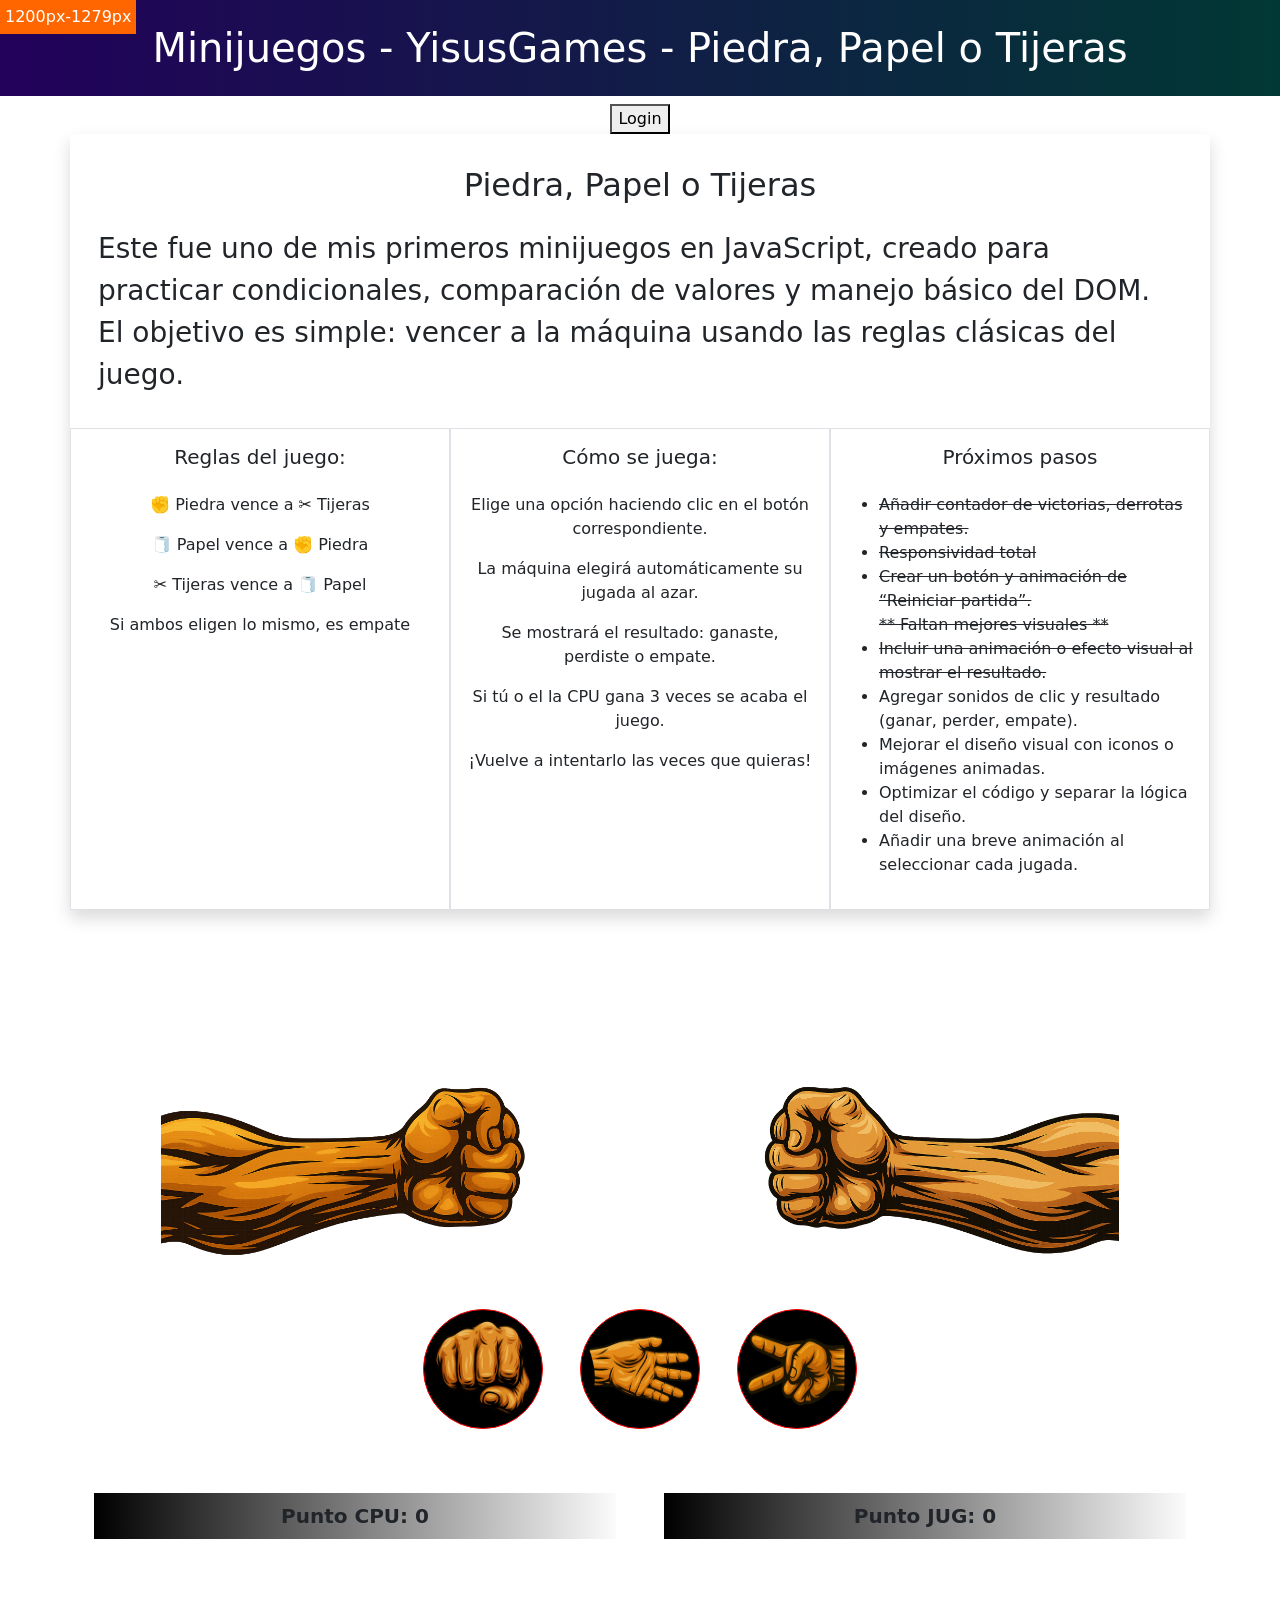
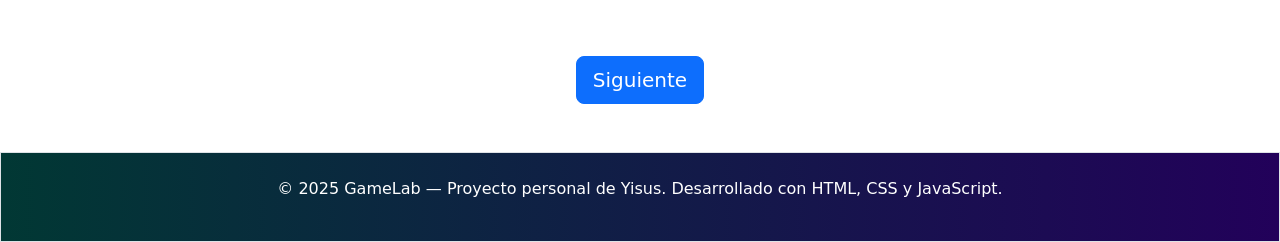
<file: GameLab/Game_Lab/html/piedraPapelTijeras.html>
<!DOCTYPE html>
<html lang="es">


<head>
    <meta charset="UTF-8">
    <meta name="viewport" content="width=device-width, initial-scale=1.0">
    <meta name="author" content="Yisus">
    <meta name="description"
        content="GAME-LAB Web personal donde muestro mi progreso aprendiendo JavaScript aplicado en minijuegos. Cada juego representa una etapa de mi aprendizaje: desde prácticas simples hasta pequeños proyectos con lógica, turnos y efectos visuales.">
    <meta name="keywords" content="html, css, javascript, game-lab, Yisus , jueguitos,">
    <!--!link bootstrap css - icon-->
    <link href="https://cdn.jsdelivr.net/npm/bootstrap@5.3.8/dist/css/bootstrap.min.css" rel="stylesheet"
        integrity="sha384-sRIl4kxILFvY47J16cr9ZwB07vP4J8+LH7qKQnuqkuIAvNWLzeN8tE5YBujZqJLB" crossorigin="anonymous">
    <link rel="stylesheet" href="../css/piedraPapelTijeras.css">
    <link rel="stylesheet" href="../css/headerFooter.css">

    <title>Minijuegos - YisusGames - Piedra, Papel o Tijeras</title>
</head>

<body>

    <header>
        <div class="contHeader">
            <h1 class="text-center text-white p-4">Minijuegos - YisusGames - Piedra, Papel o Tijeras</h1>
        </div>
        <div class="text-center">
            <button id="btnBackLogin">Login</button>
        </div>
    </header>


    <!--!Piedra, Papel o Tijeras DESCRIPCIÓN -->

    <div class="container shadow ">
        <div class="fs-3 p-3">
            <h3 class="text-center py-3 fs-2">Piedra, Papel o Tijeras</h3>
            <p>Este fue uno de mis primeros minijuegos en JavaScript, creado para practicar condicionales,
                comparación
                de valores y manejo básico del DOM.
                El objetivo es simple: vencer a la máquina usando las reglas clásicas del juego.</p>
        </div>

        <!--todo: Reglas del juego:-->
        <div class="row">
            <div class="col-12 col-lg-4 p-3 d-flex flex-column text-center border">
                <h5 class="mb-4 ">Reglas del juego:</h5>
                <p>✊ Piedra vence a ✂️ Tijeras</p>
                <p>🧻 Papel vence a ✊ Piedra</p>
                <p>✂️ Tijeras vence a 🧻 Papel</p>
                <p>Si ambos eligen lo mismo, es empate</p>
            </div>

            <!--todo: Cómo se juega:-->
            <div class="col-12 col-lg-4 p-3 d-flex flex-column text-center border">
                <h5 class="mb-4">Cómo se juega:</h5>
                <p>Elige una opción haciendo clic en el botón correspondiente.</p>
                <p>La máquina elegirá automáticamente su jugada al azar.</p>
                <p>Se mostrará el resultado: ganaste, perdiste o empate.</p>
                <p>Si tú o el la CPU gana 3 veces se acaba el juego.</p>
                <p>¡Vuelve a intentarlo las veces que quieras!</p>
            </div>


            <!--todo: Próximos pasos-->
            <div class="col-12 col-lg-4 p-3 text-start border ">
                <h5 class="mb-4 text-center">Próximos pasos</h5>
                <ul>
                    <li><del>Añadir contador de victorias, derrotas y empates.</del></li>
                    <li><del>Responsividad total</del></li>
                    <li><del>Crear un botón y animación de “Reiniciar partida”.</del> <br> <del>** Faltan mejores visuales **</del>
                    </li>
                    <li><del>Incluir una animación o efecto visual al mostrar el resultado.</del></li>


                    <li>Agregar sonidos de clic y resultado (ganar, perder, empate).</li>
                    <li>Mejorar el diseño visual con iconos o imágenes animadas.</li>
                    <li>Optimizar el código y separar la lógica del diseño.</li>
                    <li>Añadir una breve animación al seleccionar cada jugada.</li>
                </ul>
            </div>
        </div>
    </div>

    <!--! SECCIÓN DEL JUEGO-->
    <section class="mt-5">

        <div class="row mx-auto bgGif container cont-imgPuños text-center">

            <!--!TEXT win-lose-->
            <p class="winTextJugador"></p>
            <p class="loseTextJugador"></p>

            <!--!IMG win-lose-->
            <div>
                <img class="d-none" id="win" src="../media/img/PuñoPapelTijeras/youWin.png" alt="">
                <img class="d-none " id="lose" src="../media/img/PuñoPapelTijeras/youLose.png" alt="">
            </div>

            <!--!BUTTON volver a jugar-->
            <div class="text-center ">
                <button class="d-none resetBtn" id="btnResetGame">Volver a jugar</button>
            </div>


            <!--!IMG puño-->
            <div class="col-6 col-lg-6">
                <img class="imgPuño1 img-fluid " id="imgPuño1" src="../media/img/PuñoPapelTijeras/puño2.png"
                    alt="puño 2">
            </div>

            <!--!IMG puño-->
            <div class="col-6 col-lg-6">
                <img class="imgPuño2 img-fluid " id="imgPuño2" src="../media/img/PuñoPapelTijeras/puño.png"
                    alt="puño 1">
            </div>

            <!--!TEXT resultado-->
            <div class="my-3 resultado1 badge "></div>

            <!--! IMG-BTN-->
            <div id="contImg" class="">
                <img class="img-btn mx-3 img-fluid " id="imgBtnPiedra"
                    src="../media/img/PuñoPapelTijeras/piedra-btn.png" alt="Piedra">

                <img class="img-btn mx-3 img-fluid " id="imgBtnPapel" src="../media/img/PuñoPapelTijeras/papel-btn.png"
                    alt="Papel">

                <img class="img-btn mx-3 img-fluid " id="imgBtnTijeras"
                    src="../media/img/PuñoPapelTijeras/tijeras-btn.png" alt="Tijeras">
            </div>


            <!--!TEXT puntos jugador CPU-->
            <div class="d-flex align-items-center justify-content-center gap-5 my-5">
                <p class="fw-bold puntosText fs-5 puntosMaquina p-2 w-50">Punto CPU: 0</p>
                <p class="fw-bold puntosText p-2 fs-5 puntosJugador w-50">Punto JUG: 0</p>
            </div>


        </div>

    </section>
    </div>



    <!--! botones-->
    <div class="text-center my-5">
        <button class="btn btn-primary btn-lg " id="btnNext">Siguiente</button>
    </div>

    <footer class="bg-body-secondary  border p-2 loginFooter">
        <div class="container text-center">
            <p class="py-3 text-white">© 2025 GameLab — Proyecto personal de Yisus.
                Desarrollado con HTML, CSS y JavaScript.</p>
        </div>
    </footer>

    <script src="https://cdn.jsdelivr.net/npm/bootstrap@5.3.8/dist/js/bootstrap.bundle.min.js"
        integrity="sha384-FKyoEForCGlyvwx9Hj09JcYn3nv7wiPVlz7YYwJrWVcXK/BmnVDxM+D2scQbITxI"
        crossorigin="anonymous"></script>
    <script src="../js/piedraPapelTijeras.js"></script>
</body>

</html>
</file>
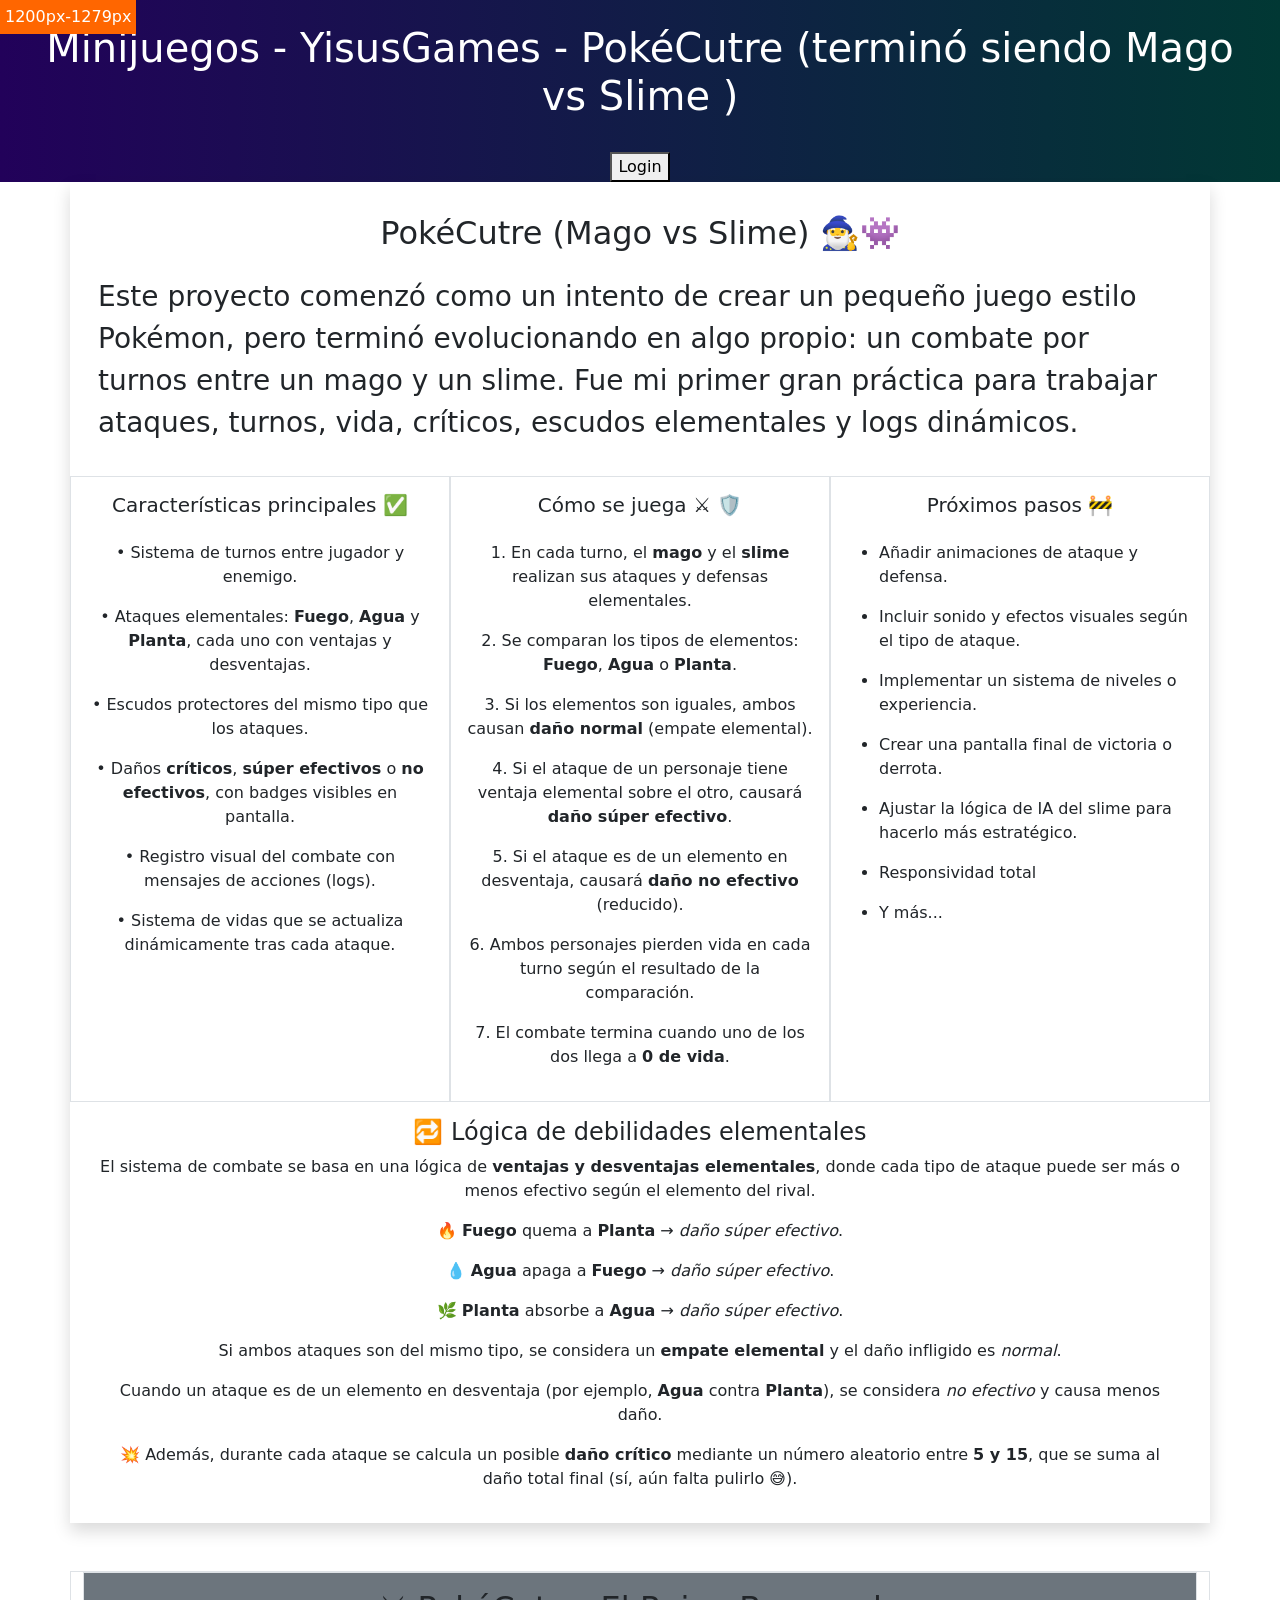
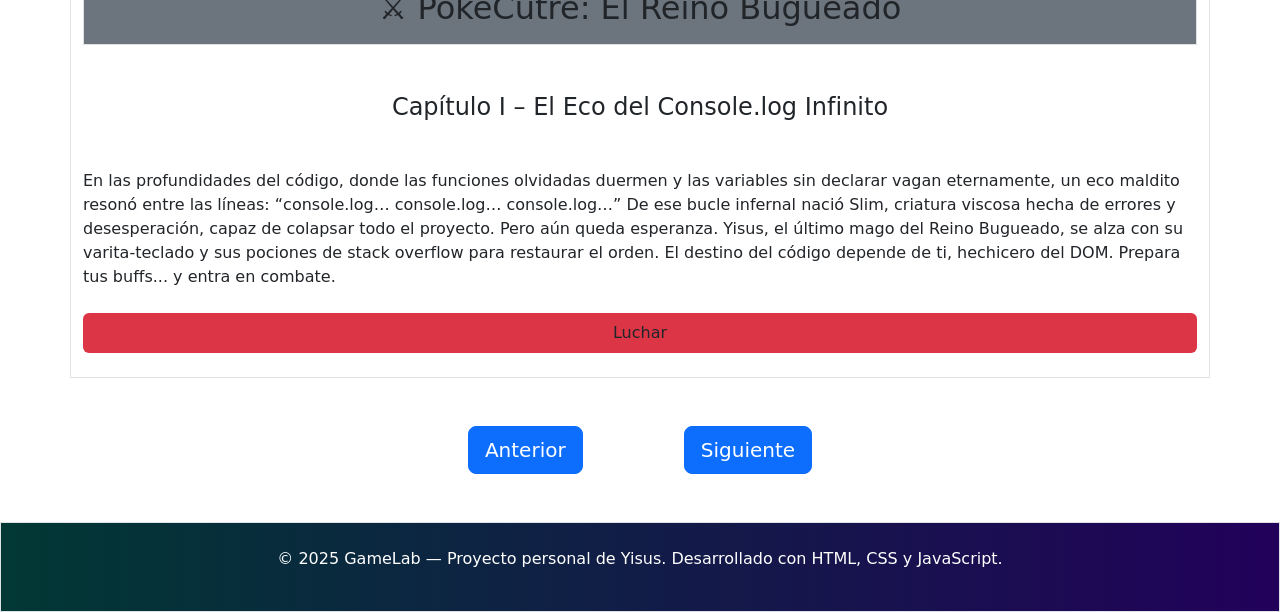
<file: GameLab/Game_Lab/html/pokeCutre.html>
<!DOCTYPE html>
<html lang="es">

<head>
    <meta charset="UTF-8">
    <meta name="viewport" content="width=device-width, initial-scale=1.0">
    <meta name="author" content="Yisus">
    <meta name="description"
        content="GAME-LAB Web personal donde muestro mi progreso aprendiendo JavaScript aplicado en minijuegos. Cada juego representa una etapa de mi aprendizaje: desde prácticas simples hasta pequeños proyectos con lógica, turnos y efectos visuales.">
    <meta name="keywords" content="html, css, javascript, game-lab, Yisus , jueguitos,">
    <link rel="icon" href="ruta/a/tu/icono.png" type="image/png">

    <link href="https://cdn.jsdelivr.net/npm/bootstrap@5.3.8/dist/css/bootstrap.min.css" rel="stylesheet"
        integrity="sha384-sRIl4kxILFvY47J16cr9ZwB07vP4J8+LH7qKQnuqkuIAvNWLzeN8tE5YBujZqJLB" crossorigin="anonymous">
    <link rel="stylesheet" href="../css/pokeCutre.css">
    <link rel="stylesheet" href="../css/headerFooter.css">
    <title>GAME-LAB</title>
</head>

<body>

    <header>
        <div class="contHeader ">
            <h1 class="text-center text-white p-4">Minijuegos - YisusGames - PokéCutre (terminó siendo Mago vs Slime )
            </h1>

            <div class="text-center">
                <button id="btnBackLogin">Login</button>
            </div>

        </div>
    </header>
    <!--! texto descriptivo-->
    <div class="container shadow mb-5">
        <div class="fs-3 p-3">
            <h3 class="text-center py-3 fs-2">PokéCutre (Mago vs Slime) 🧙‍♂️👾</h3>
            <p>Este proyecto comenzó como un intento de crear un pequeño juego estilo Pokémon, pero terminó
                evolucionando en algo propio: un combate por turnos entre un mago y un slime.
                Fue mi primer gran práctica para trabajar ataques, turnos, vida, críticos, escudos elementales y logs
                dinámicos.</p>
        </div>
        <div class="row">
            <div class="col-12 col-lg-4 p-3 d-flex flex-column text-center border">
                <h5 class="mb-4 ">Características principales ✅</h5>
                <p>• Sistema de turnos entre jugador y enemigo.</p>
                <p>• Ataques elementales: <strong>Fuego</strong>, <strong>Agua</strong> y <strong>Planta</strong>, cada
                    uno con ventajas y desventajas.</p>
                <p>• Escudos protectores del mismo tipo que los ataques.</p>
                <p>• Daños <strong>críticos</strong>, <strong>súper efectivos</strong> o <strong>no efectivos</strong>,
                    con badges visibles en pantalla.</p>
                <p>• Registro visual del combate con mensajes de acciones (logs).</p>
                <p>• Sistema de vidas que se actualiza dinámicamente tras cada ataque.</p>
            </div>

            <!--todo: Cómo se juega:-->
            <div class="col-12 col-lg-4 p-3 d-flex flex-column text-center border ">
                <h5 class="mb-4">Cómo se juega ⚔️ 🛡️</h5>
                <p>1. En cada turno, el <strong>mago</strong> y el <strong>slime</strong> realizan sus ataques y
                    defensas
                    elementales.</p>
                <p>2. Se comparan los tipos de elementos: <strong>Fuego</strong>, <strong>Agua</strong> o
                    <strong>Planta</strong>.
                </p>
                <p>3. Si los elementos son iguales, ambos causan <strong>daño normal</strong> (empate elemental).</p>
                <p>4. Si el ataque de un personaje tiene ventaja elemental sobre el otro, causará <strong>daño súper
                        efectivo</strong>.</p>
                <p>5. Si el ataque es de un elemento en desventaja, causará <strong>daño no efectivo</strong>
                    (reducido).</p>
                <p>6. Ambos personajes pierden vida en cada turno según el resultado de la comparación.</p>
                <p>7. El combate termina cuando uno de los dos llega a <strong>0 de vida</strong>.</p>




            </div>


            <!--todo: Próximos pasos-->
            <div class="col-12 col-lg-4 p-3 text-start border ">
                <h5 class="mb-4 text-center">Próximos pasos 🚧</h5>
                <ul>
                    <li class="mb-3">Añadir animaciones de ataque y defensa.</li>
                    <li class="mb-3">Incluir sonido y efectos visuales según el tipo de ataque.</li>
                    <li class="mb-3">Implementar un sistema de niveles o experiencia.</li>
                    <li class="mb-3">Crear una pantalla final de victoria o derrota.</li>
                    <li class="mb-3">Ajustar la lógica de IA del slime para hacerlo más estratégico.</li>
                    <li class="mb-3">Responsividad total</li>
                    <li class="">Y más...</li>

                </ul>
            </div>
        </div>

        <div class="col-12 p-3 text-center ">
            <h4>🔁 Lógica de debilidades elementales</h4>
            <p>El sistema de combate se basa en una lógica de <strong>ventajas y desventajas elementales</strong>,
                donde cada tipo de ataque puede ser más o menos efectivo según el elemento del rival.</p>
            <p>🔥 <strong>Fuego</strong> quema a <strong>Planta</strong> → <em>daño súper efectivo</em>.</p>
            <p>💧 <strong>Agua</strong> apaga a <strong>Fuego</strong> → <em>daño súper efectivo</em>.</p>
            <p>🌿 <strong>Planta</strong> absorbe a <strong>Agua</strong> → <em>daño súper efectivo</em>.</p>
            <p>Si ambos ataques son del mismo tipo, se considera un <strong>empate elemental</strong> y el daño
                infligido es <em>normal</em>.</p>
            <p>Cuando un ataque es de un elemento en desventaja (por ejemplo, <strong>Agua</strong> contra
                <strong>Planta</strong>), se considera <em>no efectivo</em> y causa menos daño.
            </p>
            <p>💥 Además, durante cada ataque se calcula un posible <strong>daño crítico</strong> mediante un número
                aleatorio entre <strong>5 y 15</strong>, que se suma al daño total final (sí, aún falta pulirlo 😅).
            </p>

        </div>
    </div>



    <!--! historia acto 1 visible solo hasta darle al botón de combate 1 -->
    <div class="container border primerHistoria ">

        <div class="text-center">
            <h2 class="border bg-secondary p-3">⚔️ PokéCutre: El Reino Bugueado</h2>
            <h4 class="my-5">Capítulo I – El Eco del Console.log Infinito</h4>
            <p class="text-start">En las profundidades del código, donde las funciones olvidadas duermen y las variables
                sin declarar vagan
                eternamente,
                un eco maldito resonó entre las líneas:
                “console.log… console.log… console.log…”
                De ese bucle infernal nació Slim, criatura viscosa hecha de errores y desesperación, capaz de colapsar
                todo el proyecto.
                Pero aún queda esperanza.
                Yisus, el último mago del Reino Bugueado, se alza con su varita-teclado y sus pociones de stack overflow
                para restaurar el orden.
                El destino del código depende de ti, hechicero del DOM.
                Prepara tus buffs... y entra en combate.</p>
        </div>

        <div class="text-center my-4">
            <a class="nav-link p-2 bord btn-sm bg-danger rounded" href="https://jesus323dev.github.io/Mago-Vs-World/" target="_blank">
            Luchar
            </a>
        </div>



    </div>
    <!--! historia acto 2 visible solo hasta darle al botón de combate 2-->
    <div class="container text-center d-none acto2 border">
        <div>
            <h2 class="border bg-secondary p-3">⚡ PokéCutre: El Reino Bugueado</h2>
            <h4 class="my-5">Capítulo II – El TypeError Prohibido</h4>

            <p>Tras la caída de Slim, el mago Yisus creyó haber restaurado la estabilidad del código.
                Pero el IDE aún susurra…

                “undefined… undefined… undefined…”

                De los rincones del stack surgió Nullius, el TypeError Prohibido, maestro del caos sintáctico y
                destructor de variables.
                Su toque puede convertir cualquier línea en un null eterno.

                Yisus, armado con nuevas pociones y la fe en su git commit, se adentra en el Campo de Compilación, donde
                la realidad se recompila a cada paso.

                El combate no ha terminado... solo se ha refactorizado.
            </p>


            <div>
                <button class="d-none acto2" id="btnActo2">Continuar Acto 2</button>
            </div>

            <div>
                <img class="imgWin" src="../media/img/pokeCutre/victoria.png" alt="">
                <img class="imgLose d-none" src="../media/img/pokeCutre/perdiste.png" alt="">
            </div>


        </div>
    </div>


    <!--! BLOQUE DE MAGO Y SLIME Y ATAQUES-->
    <div class="row d-flex  fondoJuego text-white d-none primerCombate">

        <!--!SECCIÓN JUGADOR-->
        <div id="vidaJugador" class="flex-column col-6 col-lg-4 mx-auto">
            <section id="jugadorVida" class="gifJugador">
                <!-- todo: IMG - VIDA JUGADOR1-->
                <div class="text-center">
                    <p class="jugadorVida text-white">Vida:</p>
                    <div class="barraVidaJugador mx-auto">
                        <div class="barraRellenoJugador"></div>
                    </div>
                </div>
                <!-- todo: IMG - JUGADOR1-->
                <div class="text-center">
                    <img class=" imgPlayer " src="../media/img/pokeCutre/magoPlayer.png" alt="">
                </div>
                <!--! log jugadas-->
                <div>
                    <div id="logJugador" class=" fsTextJugador alert alert-primary" role="alert"></div>
                </div>
                <!--! Contenedor de mensajes del jugador -->
                <div>
                    <p class="efectivo badge bg-success d-none">DañoNormal</p>
                    <p class="superEfec badge bg-danger d-none">SuperEfec</p>
                    <p class="noEsEfec badge bg-info d-none">NoEsEfec</p>
                </div>
            </section>




            <!--! pociones-->
            <div class="row ">
                <div class="col-12 d-flex flex-row align-content-center justify-content-center">

                    <!--todo: poción critico-->
                    <div class="d-flex flex-column">
                        <img class="imgPociones mx-auto" data-potion="critico"
                            src="../media/img/pokeCutre/pocionCritico.png" alt="">
                        <p class="fsPots text-center">Aumenta el critico en 8</p>
                    </div>

                    <!--todo: poción vida-->
                    <div class="d-flex flex-column mx-1 mx-lg-4">
                        <img class="imgPociones mx-auto" data-potion="vida" src="../media/img/pokeCutre/pocionVida.png"
                            alt="">
                        <p class="fsPots ">Aumenta la vida en 50</p>
                    </div>


                    <!--todo: botón pociones-->
                    <div class=" mx-0 mx-lg4 my-auto">
                        <button type="button" id="btnPots" class="btnPociones">Usar</button>
                    </div>
                </div>
            </div>

        </div>






        <!--! RADIOS DE ATAQUE-->

        <div class="order-4 order-lg-3 col-12 col-lg-2 mx-lg-auto d-flex flex-col flex-lg-column
                    text-center border fondoAtaques ">


            <!--todo: Ataque fuego-->
            <div class="my-0 my-lg-3 d-flex flex-column">
                <!--! IMG ESCUDO DE FUEGO-->
                <img src="../media/img/pokeCutre/escudoFuego.png" class="imgEscudos d-none mx-auto escudoFuego" alt="">

                <!--! IMG ATAQUE DE FUEGO-->
                <img class="imgAtaques  mx-auto" src="../media/img/pokeCutre/ataqueFuego.png" alt="">

                <!--! RADIO FUEGO-->
                <label class="fuego"> Ataque de Fuego </label>
                <input type="radio" name="ataqueName" value="fuego" id="attackFuego">
            </div>


            <!--todo: Ataque Agua-->
            <div class="my-0 my-lg-3 d-flex flex-column">

                <!--! IMG ESCUDO DE AGUA-->
                <img src="../media/img/pokeCutre/escudoAgua.png" class="imgEscudos d-none mx-auto " alt="">

                <!--! IMG ATAQUE DE AGUA-->
                <img class="imgAtaques mx-auto" src="../media/img/pokeCutre/ataqueAgua.png" alt="">

                <label class="agua">Ataque de Agua</label>
                <input type="radio" name="ataqueName" value="agua" id="attackAgua">
            </div>

            <!--todo: Ataque Planta-->
            <div class="my-0 my-lg-3 d-flex flex-column">

                <!--! IMG ESCUDO DE PLANTA-->
                <img src="../media/img/pokeCutre/escudoPlanta.png" class="imgEscudos d-none mx-auto " alt=""
                    id="escudoPlanta">

                <!--! IMG ATAQUE DE PLANTA-->
                <img class="imgAtaques mx-auto" src="../media/img/pokeCutre/ataquePlanta.png" alt="">

                <label class="my-0 my-lg-2 planta">Ataque de Planta</label>
                <input type="radio" name="ataqueName" value="planta" id="attackPlanta">
            </div>

            <!--! BOTÓN DE ATAQUE-->
            <div class="justify-content-center align-content-center p-2">
                <div class="text-center btnAtacar my-0 my-lg-3 align-content-center justify-content-center">
                    <button id="btnAttack" class="d-none mostrarOcultar">ATACAR <br>⚔️</button> <br>
                </div>

                <div class="btnDefensa my-0 my-lg-3 align-content-center justify-content-center">
                    <button id="btnNextTurno" class=" d-none">DEFENDERSE <br> 🛡️ </button>
                </div>
            </div>
        </div>



        <!--! VIDA MAQUINA-->
        <div class="order-2 order-lg-3 col-6 col-lg-4 mx-auto">
            <section id="vidaMaquina" class="gifMaquina">

                <!-- todo: IMG - VIDA MAQUINA-->
                <div class=" text-center">
                    <p class="maquinaVida text-white">vida:</p>
                    <div class="barraVidaMaquina mx-auto">
                        <div class="barraRellenoMaquina "></div>
                    </div>
                </div>

                <!-- todo: IMG - MAQUINA-->
                <div class="text-center">
                    <img class=" imgMaquina p-3" src="../media/img/pokeCutre/gotaPlayer.png" alt="">
                </div>

                <!--todo: log maquina-->
                <div>
                    <div id="logMaquina" class="border text-center fsTextMaquina alert alert-danger" role="alert"></div>
                </div>

                <!--? Contenedor de mensajes de la máquina -->
                <div>
                    <p class="efectivo badge bg-success d-none">DañoNormal</p>
                    <p class="superEfec badge bg-danger d-none">SuperEfec</p>
                    <p class="noEsEfec badge bg-info d-none">NoEsEfec</p>
                </div>
            </section>
        </div>
    </div>


    <div class="text-center my-5 ">
        <button id="btnBack" class="btn btn-primary btn-lg mx-0 mx-lg-5 ">Anterior</button>
        <button id="btnNext" class="btn btn-primary btn-lg mx-0 mx-lg-5 ">Siguiente</button>
    </div>

    <footer class="bg-body-secondary  border p-2 loginFooter">
        <div class="container text-center">
            <p class="py-3 text-white">© 2025 GameLab — Proyecto personal de Yisus.
                Desarrollado con HTML, CSS y JavaScript.</p>
        </div>
    </footer>

    <script src="https://cdn.jsdelivr.net/npm/bootstrap@5.3.8/dist/js/bootstrap.bundle.min.js"
        integrity="sha384-FKyoEForCGlyvwx9Hj09JcYn3nv7wiPVlz7YYwJrWVcXK/BmnVDxM+D2scQbITxI"
        crossorigin="anonymous"></script>

    <script src="../js/pokeCutre.js"></script>
</body>

</html>
</file>
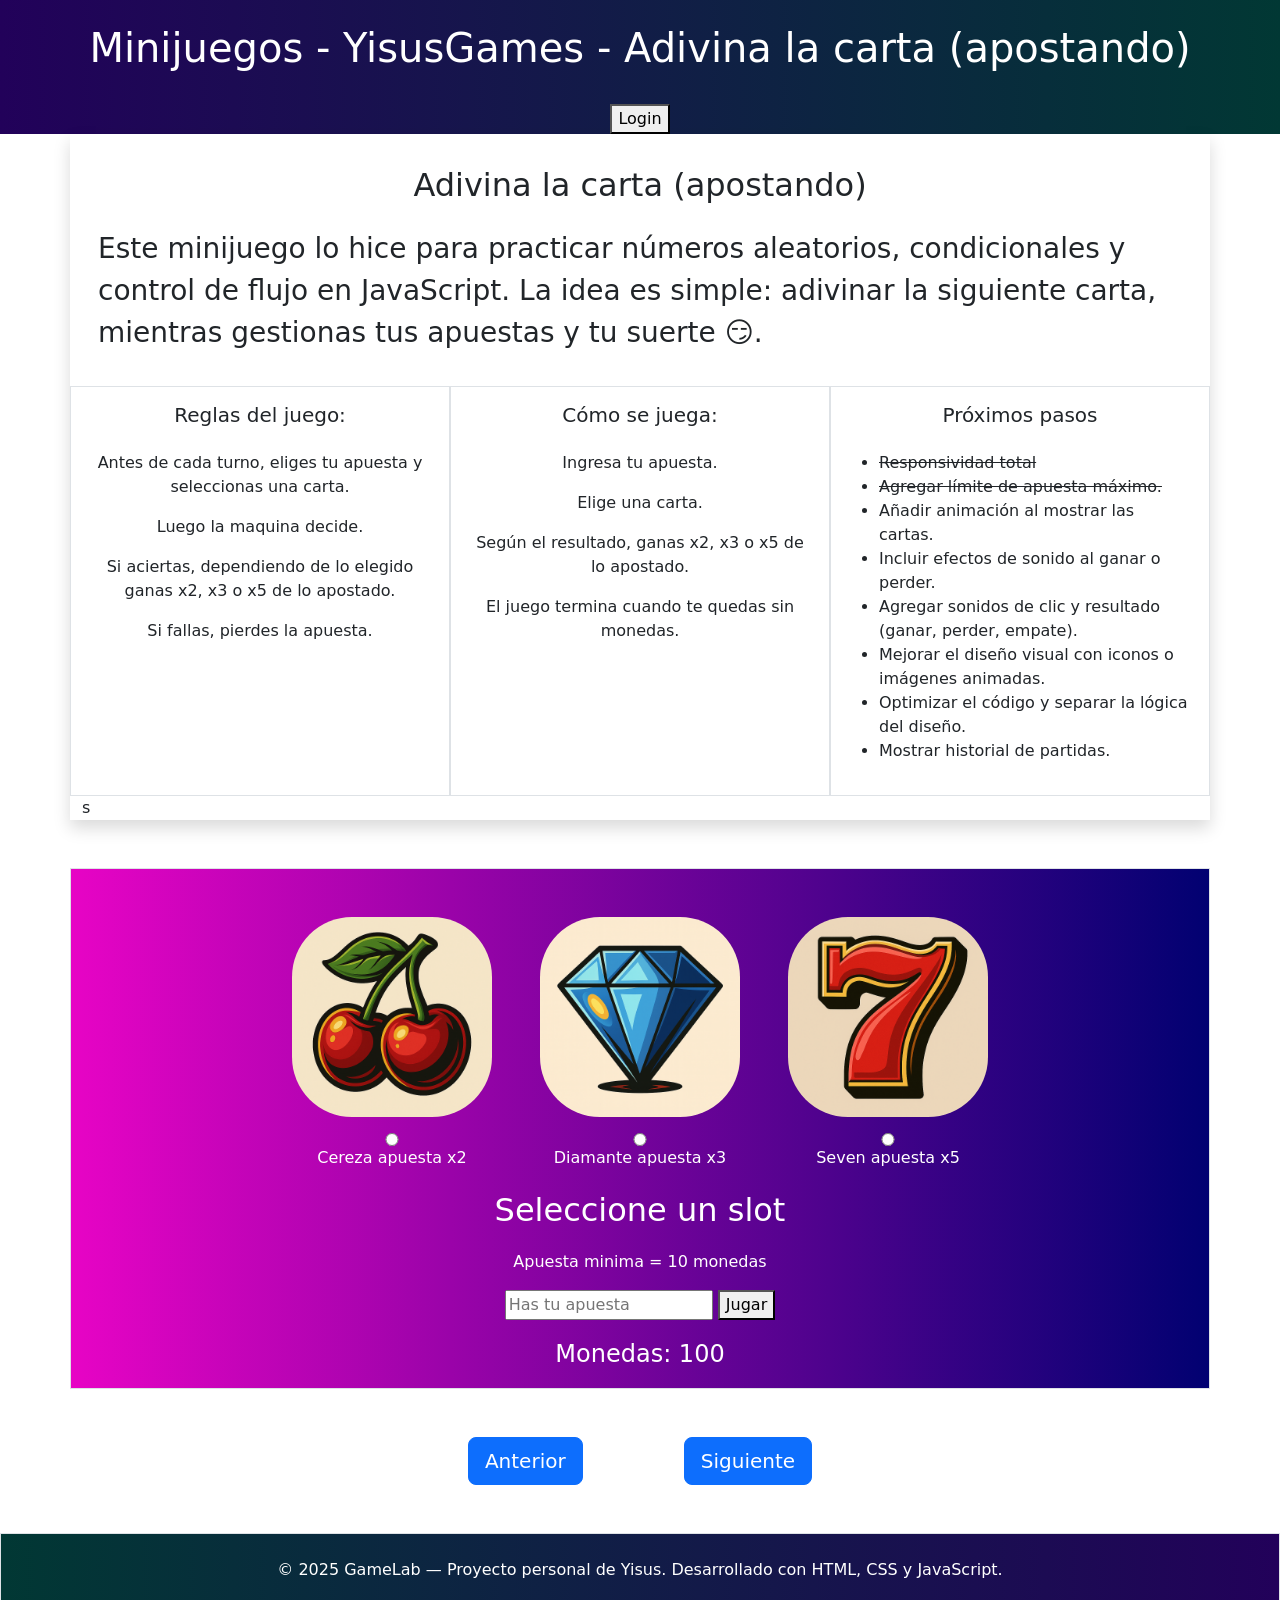
<file: GameLab/Game_Lab/html/tragaMonedas.html>
<!DOCTYPE html>
<html lang="en">

<head>
    <meta charset="UTF-8">
    <meta name="viewport" content="width=device-width, initial-scale=1.0">
    <meta name="author" content="Yisus">
    <meta name="description"
        content="GAME-LAB Web personal donde muestro mi progreso aprendiendo JavaScript aplicado en minijuegos. Cada juego representa una etapa de mi aprendizaje: desde prácticas simples hasta pequeños proyectos con lógica, turnos y efectos visuales.">
    <meta name="keywords" content="html, css, javascript, game-lab, Yisus , jueguitos,">

    <!--!bootstrap-css-->
    <link href="https://cdn.jsdelivr.net/npm/bootstrap@5.3.8/dist/css/bootstrap.min.css" rel="stylesheet"
        integrity="sha384-sRIl4kxILFvY47J16cr9ZwB07vP4J8+LH7qKQnuqkuIAvNWLzeN8tE5YBujZqJLB" crossorigin="anonymous">
    <link rel="stylesheet" href="../css/headerFooter.css">
    <link rel="stylesheet" href="../css/tragaMonedas.css">


    <title>Minijuegos - YisusGames - Adivina la carta (apostando)</title>
</head>

<body>


    <header>
        <div class="contHeader">

            <h1 class="text-center text-white p-4">Minijuegos - YisusGames - Adivina la carta (apostando)</h1>
            <div class="text-center">
                <button id="btnBackLogin">Login</button>
            </div>

        </div>
    </header>

    <!--!ADIVINA LA CARTA (APOSTANDO) DESCRIPCIÓN -->
    <div class="container shadow">

        <div class="fs-3 p-3">
            <h3 class="text-center py-3 fs-2">Adivina la carta (apostando)</h3>
            <p>Este minijuego lo hice para practicar números aleatorios, condicionales y control de flujo en JavaScript.
                La idea es simple: adivinar la siguiente carta, mientras gestionas tus apuestas y
                tu suerte 😏.</p>
        </div>

        <!--todo: Reglas del juego:-->
        <div class="row">
            <div class="col-12 col-lg-4 p-3 d-flex flex-column text-center border">
                <h5 class="mb-4 ">Reglas del juego:</h5>
                <p>Antes de cada turno, eliges tu apuesta y seleccionas una carta.</p>
                <p>Luego la maquina decide.</p>
                <p>Si aciertas, dependiendo de lo elegido ganas x2, x3 o x5 de lo apostado.</p>
                <p>Si fallas, pierdes la apuesta.</p>
            </div>

            <!--todo: Cómo se juega:-->
            <div class="col-12 col-lg-4 p-3 d-flex flex-column text-center border">
                <h5 class="mb-4">Cómo se juega:</h5>
                <p>Ingresa tu apuesta.</p>
                <p>Elige una carta.</p>
                <p>Según el resultado, ganas x2, x3 o x5 de lo apostado.</p>
                <p>El juego termina cuando te quedas sin monedas.</p>
            </div>


            <!--todo: Próximos pasos-->
            <div class="col-12 col-lg-4 p-3 text-start border ">
                <h5 class="mb-4 text-center">Próximos pasos</h5>
                <ul>
                    <li><del>Responsividad total</del></li>
                    <li><del>Agregar límite de apuesta máximo.</del></li>
                    <li>Añadir animación al mostrar las cartas.</li>
                    <li>Incluir efectos de sonido al ganar o perder.</li>
                    <li>Agregar sonidos de clic y resultado (ganar, perder, empate).</li>
                    <li>Mejorar el diseño visual con iconos o imágenes animadas.</li>
                    <li>Optimizar el código y separar la lógica del diseño.</li>
                    <li>Mostrar historial de partidas.</li>
                </ul>

            </div>
        </div>s

    </div>
    <!--!SECCIÓN DEL JUEGO ADIVINA LA CARTA (APOSTANDO)-->
    <section>
        <div class="container border fondo mt-5">

            <div class=" d-flex gap-5 flex-row align-items-center justify-content-center cont-img  text-center mt-5">
                <!-- todo: IMG+RADIO-->
                <div class="d-flex flex-column text-white" id="divRadio0">
                    <img id="slotCerezaImg" class="img-fluid mx-auto" src="../media/img/tragamonedas/cereza.png" alt="">
                    <input class="mt-3" type="radio" name="slots" id="slotCereza" value="slotCereza">
                    <label for="slotCereza">Cereza apuesta x2</label>
                </div>

                <div class="d-flex flex-column text-white" id="divRadio1">
                    <img id="slotDiamanteImg" class="img-fluid" src="../media/img/tragamonedas/diamante.png" alt="">
                    <input class="mt-3" type="radio" name="slots" id="slotDiamante" value="slotDiamante">
                    <label for="slotDiamante">Diamante apuesta x3</label>
                </div>

                <div class="d-flex flex-column text-white" id="divRadio2">
                    <img id="slot7Img" class="img-fluid" src="../media/img/tragamonedas/seven.png" alt="">
                    <input class="mt-3" type="radio" name="slots" id="slot7" value="slot7">
                    <label for="slot7">Seven apuesta x5</label>
                </div>
            </div>


            <!-- todo: texto-->
            <div>
                <p class="premioGordo textGordo"></p>
                <p class="premioMedio textMedio"></p>
                <p class="premioChico textChico"></p>
                <p class="perdiste textPerdiste"></p>
                <p class="ultimoResultado"></p>
            </div>
            <div class="text-center my-2 text-white">
                <p class="fs-2 selectText"></p>
                <p> Apuesta minima = 10 monedas</p>
            </div>

            <div class=" text-center mt-3">
                <input type="number" id="inpApostar" placeholder="Has tu apuesta">
                <button id="btnJugar" class="btnJugar d-inline-block">Jugar</button>
                <button id="btnReset" class="btnReset d-inline-block d-none">Reset</button>
            </div>

            <p class="textMonedas monedas"></p>
        </div>
    </section>



    <!-- todo: Botones-->
    <div class="text-center my-5 ">
        <button id="btnBack" class="btn btn-primary btn-lg mx-0 mx-lg-5 ">Anterior</button>
        <button id="btnNext" class="btn btn-primary btn-lg mx-0 mx-lg-5 ">Siguiente</button>
    </div>




    <footer class="bg-body-secondary  border p-2 loginFooter">
        <div class="container text-center">
            <p class="py-3 text-white">© 2025 GameLab — Proyecto personal de Yisus.
                Desarrollado con HTML, CSS y JavaScript.</p>
        </div>
    </footer>


    <script src="https://cdn.jsdelivr.net/npm/bootstrap@5.3.8/dist/js/bootstrap.bundle.min.js"
        integrity="sha384-FKyoEForCGlyvwx9Hj09JcYn3nv7wiPVlz7YYwJrWVcXK/BmnVDxM+D2scQbITxI"
        crossorigin="anonymous"></script>
    <script src="../js/tragaMonedas.js"></script>
</body>

</html>
</file>
<file: 01_css_main/main.css>
/* ─────────────────────────────── */
/* 🎨 RESET GENERAL */
/* ─────────────────────────────── */
* {
    margin: 0;
    padding: 0;
    box-sizing: border-box;
}

/* ─────────────────────────────── */
/* 🌑 BASE GLOBAL */
/* ─────────────────────────────── */
html,
body {
    background-color: #1e1e1e;
    color: white;
    padding: 0 !important;
    margin: 0 !important;
    font-family: "Source Code Pro", monospace;
    font-style: normal;
}

footer {
    padding-left: 10.3rem !important;
    /* o el ancho exacto de tu .barraLateral */
    background: #1e1e1e;
    border: 1px solid rgb(95, 94, 94);
    color: #ffffff;
    z-index: 10;
}

footer img {

    width: 80px;
}

/* 🔧 FIX BOOTSTRAP SCROLL (evita margen negativo en .row) */
.row {
    margin-right: 0;
    margin-left: 0;
}

/* ─────────────────────────────── */
/* 🏗️ MAIN */
/* ─────────────────────────────── */
main {
    padding-top: 9.3rem;
}

/* ─────────────────────────────── */
/* 🧭 NAVBAR */
/* ─────────────────────────────── */
.navbar {
    background-color: #1e1e1e;
    border: 1px solid rgb(33, 33, 33);
}

/* 🧩 LOGO */
.logo {
    width: 80px;
}

.logo:hover {
    transform: scale(1.1);
    transition: 0.2s ease-in-out;
}

/* 🔗 LINKS DE NAVEGACIÓN */
.nav-link {
    color: rgb(255, 255, 255);
    border: 0.1px groove rgb(34, 33, 33);
    border-collapse: collapse;
}

/* 🎨 ICONOS NAV */
.styleIconInicio {
    font-size: 10px;
    color: rgb(255, 144, 0);
    font-weight: bold;
}

.styleIconAbout {
    font-size: 16px;
    color: rgb(0, 242, 250);
}

.styleIconProyectos {
    font-size: 12px;
    font-weight: bold;
    color: yellow;
}

/* 🧭 NAVBAR HOVER & FOCUS */
#navbarSupportedContent .nav-link:hover {
    color: rgb(255, 255, 255);
}

#navbarSupportedContent .nav-link:focus {
    background-color: rgb(61, 61, 61);
    color: rgb(255, 255, 255);
    border-top: 2px solid rgb(0, 132, 255);
    box-shadow: inset 0 0 4px rgba(0, 0, 0, 0.7);
}

/* 🧾 MENÚ DE NAVEGACIÓN */
.menuNav {
    display: flex;
    flex-direction: column;
    align-items: center;
    justify-content: center;
    width: 100%;
}

/* 🧭 UL INTERNO DEL MENÚ */
.ulStyle {
    width: 100%;
    background-color: rgb(20, 20, 20);
    margin: auto;
}

.ulStyle ul {
    margin-left: 39%;
}

/* 🎨 COLOR PERSISTENTE AL HACER FOCUS FUERA */
.nav-link.activo,
.nav-link:focus {
    width: 100%;
    background-color: rgb(61, 61, 61);
    color: rgb(255, 255, 255);
    border-top: 2px solid rgb(0, 132, 255);
}

/* ─────────────────────────────── */
/* 📂 BARRA LATERAL */
/* ─────────────────────────────── */
.barraLateral {
    min-height: 100vh;
    background-color: #181818;
    box-shadow: inset 0 2px 4px rgba(0, 0, 0, 0.7);
    border: 1px solid rgb(37, 37, 37);
}

.barraLateral summary::-webkit-details-marker {
    display: none;
}

.barraLateral summary {
    padding: 3px;
    list-style: none;
}

.estructura {
    width: 100%;
    margin-top: 8px;
}

.fixedBarras {
    position: fixed;
    left: 10.3rem;
    top: 9.2rem;
    border-collapse: collapse;
    border: 1px solid rgb(34, 34, 34);
}

/* 💡 FOCUS EN SUMMARY (VSCode style) */
.barraLateral summary:focus {
    background-color: #383838;
}


/**LISTA LINKS ATENCIAHOMES**/
.lista-versiones a {
    color: white;
    text-decoration: none;
}

.portafolio {

    color: white;
    text-decoration: none;
    padding: 3px;
}

.portafolio:hover {

    background-color: #383838;

}

.styleBarraLateral {

    margin-left: 10px;

}


.lista-versiones ul,
li {
    list-style: none;
    padding-left: 0;
    padding-bottom: 0 !important;
}

.lista-versiones li:hover {

    background-color: #383838;
}


/* ─────────────────────────────── */
/* 🏠 SECCIÓN INICIO */
/* ─────────────────────────────── */
.mainInicio {
    box-shadow: inset 0 2px 4px rgba(0, 0, 0, 0.7);
    border-collapse: collapse;
    min-height: 100vh;
    margin-left: 19rem;
}

/* 🧱 TÍTULOS INICIO */
.sectionInicioH2 {
    display: flex;
    justify-content: start;
    gap: 1.8rem;
    align-items: center;
}

.sectionInicioH2 h2 {
    color: rgb(255, 255, 255);
    font-size: 3rem;
}

.sectionInicioH2 img {
    width: 150px;
    border-radius: 50%;
}

.sectionInicioH2 p {
    font-size: 5rem;
    font-weight: bold;
}

.sectionInicioH2 small {
    font-size: 4rem;
}

/* 📜 TEXTO PRINCIPAL */
.sectionInicioP p {
    color: rgb(50, 241, 255);
    font-size: 1.3rem;
}

.sectionInicioP small {
    color: rgb(255, 225, 0);
    font-size: 12px;
}

/* 🌈 COLOR EXTRA */
.colorP {
    color: rgb(0, 252, 0) !important;
}

/* 📏 BARRA NÚMEROS DE LÍNEAS */
.barraNumLineas {
    margin: 0 !important;
    box-shadow: inset 0 2px 4px rgba(0, 0, 0, 0.7);
    border: 1px solid rgb(37, 37, 37);
    border-collapse: collapse;
}

.barraNumLineas p {
    margin: 0 !important;
    border-collapse: collapse;
    margin-left: 15px !important;
    padding-left: 5px;
    padding-right: 5px;
}

/* ─────────────────────────────── */
/* 🧩 ELEMENTOS INTERACTIVOS */
/* ─────────────────────────────── */
.icono {
    display: inline-block;
    transition: transform 0.3s ease;
}

.icono.rotar {
    transform: rotate(90deg);
}

/* ─────────────────────────────── */
/* 🧩 BARRA EXTENSIONES */
/* ─────────────────────────────── */
.barraExtensiones {
    display: flex;
    flex-direction: column;
    gap: 1rem;
    padding: 1rem;
    border: 1px solid rgb(30, 30, 30);
    background-color: #181818;
}

.barraExtensiones i {
    font-size: 1.9rem;
    color: rgb(190, 190, 190);
    padding: 8px;
}

.barraExtensiones button {
    background-color: #181818;
    border: none !important;
}

.barraExtensiones button.activo,
.barraExtensiones button.activo i {
    color: white !important;
    border-left: 1px solid rgb(58, 137, 255);
    width: 100%;
}






/* ─────────────────────────────── */
/* 🧭 GitHub / CONTACTO */
/* ─────────────────────────────── */
.gitHome {
    display: flex;
    gap: 30px;
}

.gitHome p {
    margin-top: 15px;
}

.gitHome a {
    color: rgb(255, 238, 2);
    text-decoration: none;
}

.gitHome img {
    width: 60px;
}

.gitHome i {
    margin-left: 80%;
    margin-right: 0;
}



/* ─────────────────────────────── */
/* 📱 MEDIA QUERIES RESPONSIVE */
/* ─────────────────────────────── */


@media (max-width: 767px) {

    .atenciaTarjeta,
    .gameLabTarjeta,
    .formLabTarjeta,
    .webChuletasTarjeta {
        display: block !important;
        margin-left: auto !important;
        margin-right: auto !important;
        float: none !important;
        width: 90% !important;
        max-width: 400px !important;
    }

    .row {
        display: flex !important;
        justify-content: center !important;
        align-items: flex-start !important;
        flex-wrap: wrap !important;
        gap: 1rem;
    }

    .row>div {
        flex: 0 1 90% !important;
        max-width: 800px !important;
        margin-left: auto !important;
        margin-right: auto !important;
    }
}



/* ─────────────────────────────── */
/* 📱 MEDIA QUERIES RESPONSIVE */
/* ─────────────────────────────── */

/* Móviles XS (≤575px) */
@media (max-width: 575px) {

    /**Inicio**/
    /* 🧱 Indicador visual (solo para debug) */

    /* 🏠 Sección principal */
    .mainInicio {
        min-height: 100vh;
        margin-left: 0;
    }

    /* 📂 Barras laterales */
    .fixedBarras {
        position: static;
        left: auto;
        top: auto;
    }

    /* 🔗 Menú navegación */
    .ulStyle ul {
        margin-left: 0 !important;
    }

    /* 📏 Barra de números de líneas */
    .barraNumLineas {
        margin: 0 !important;
        box-shadow: inset 0 2px 4px rgba(0, 0, 0, 0.7);
        border: 1px solid rgb(37, 37, 37);
        border-collapse: collapse;
    }

    .barraNumLineas p {
        margin: 0 !important;
        border-collapse: collapse;
        padding-left: 5px;
        padding-right: 5px;
    }

    /* 🧱 Encabezados inicio */
    .sectionInicioH2 {
        display: flex;
        flex-direction: column;
    }

    .sectionInicioH2 h2 {
        font-size: 2rem;
    }


    main {

        padding-top: 14.5rem !important;
    }

    /**============Sobre mi================**/



    .animationSmall {

        font-size: 12px !important;
    }

    .styleHover p {
        font-size: 1.3rem;

    }

    .bg-Notes1 {
        width: 55% !important;
        font-size: 13px;

    }

    .bg-Notes2 {

        width: 65% !important;
        font-size: 13px;

    }

    .bg-Notes3 {

        width: 90% !important;
        font-size: 13px;

    }

    .bg-Notes4 {

        width: 90% !important;
        font-size: 13px;

    }

    .bg-Notes5 {

        width: 90% !important;
        font-size: 13px;

    }

    /**============Proyectos================**/
    .proyectosText p,
    .proyectosText h2 {

        margin-left: 0 !important;
    }


    .proyectosText small {
        font-size: 0.9rem;
    }



    .mobileStyle h2 {

        font-size: 19px !important;
    }


    .mobileStyle small {
        font-size: 12px !important;

    }

    .mobileStyle {
        width: 90% !important;
    }

    body {
        display: flex;
        flex-direction: column;
        align-items: center;
    }

    .atenciaTarjeta,
    .gameLabTarjeta,
    .formLabTarjeta,
    .webChuletasTarjeta {
        width: 90%;
        max-width: 350px;
    }


    html,
    body {
        overflow-x: hidden;

    }


    .fondoAtencia:hover,
    .fondoGameLab:hover,
    .fondoFormLab:hover {

        transform: none !important;
        transition: none !important;
    }

    .atenciaTarjeta,
    .gameLabTarjeta,
    .formLabTarjeta,
    .webChuletasTarjeta {

        border: 1px solid rgb(31, 31, 31);
        background: linear-gradient(to top, rgba(39, 39, 39, 0), #1E1E1E);
        box-shadow: none !important;

    }



    .textMobil {

        color: rgb(0, 165, 0);
        font-size: 1.5rem !important;
        margin: auto;
        margin-bottom: 0 !important;
        margin-top: 1rem;
    }




    .enlaceGit2,
    .enlaceGit2 * {
        margin-top: 0 !important;
        padding-top: 0 !important;
    }





    .textAtencia p,
    .textGameLab p,
    .textFormLab p,
    .textWebChuletas p {

        padding: 0 !important;
    }

    footer {

        background: #1e1e1e;
        border: 1px solid rgb(95, 94, 94);
        color: #ffffff;
        width: 95% !important;
        margin: auto;
    }

    footer img {

        width: 50px;
    }

    footer h5 {

        font-size: 10px;
    }

    .mobileFooter {
        display: flex;
        flex-direction: column !important;
        margin-inline-start: -155px;
        gap: 0 !important;
        border: none !important;


    }




}

/* Móviles verticales SM (576px – 767px) */
@media (min-width: 576px) and (max-width: 767px) {





    /* 🏠 Sección principal */
    .mainInicio {
        min-height: 100vh;
        margin-left: 0;
    }

    /* 📂 Barras laterales */
    .fixedBarras {
        position: static;
        left: auto;
        top: auto;
    }

    /* 🔗 Menú navegación */
    .ulStyle ul {
        margin-left: 0 !important;
    }

    /* 📏 Barra de números de líneas */
    .barraNumLineas {
        margin: 0 !important;
        box-shadow: inset 0 2px 4px rgba(0, 0, 0, 0.7);
        border: 1px solid rgb(37, 37, 37);
        border-collapse: collapse;
    }

    .barraNumLineas p {
        margin: 0 !important;
        border-collapse: collapse;
        padding-left: 5px;
        padding-right: 5px;
    }

    /* 🧱 Encabezados inicio */
    .sectionInicioH2 {
        display: flex;
        flex-direction: column;
    }

    .sectionInicioH2 h2 {
        font-size: 2rem;
    }

    .sectionInicioH2 p {
        font-size: 4rem;
    }


    main {

        padding-top: 14.5rem !important;
    }

    /**============Sobre mi================**/

    #sectionAboutMe p {

        margin-left: 0 !important;
    }


    .animationSmall {

        font-size: 12px !important;
    }

    .styleHover p {
        font-size: 1.3rem;

    }

    .bg-Notes1 {
        width: 25% !important;
        font-size: 13px;

    }

    .bg-Notes2 {

        width: 33% !important;
        font-size: 13px;

    }

    .bg-Notes3 {

        width: 53% !important;
        font-size: 13px;

    }

    .bg-Notes4 {

        width: 44% !important;
        font-size: 13px;

    }

    .bg-Notes5 {

        width: 45% !important;
        font-size: 13px;

    }

    /**============Proyectos================**/
    .proyectosText p,
    .proyectosText h2 {

        margin-left: 0 !important;
    }


    .proyectosText small {
        font-size: 0.9rem;
    }



    .mobileStyle h2 {

        font-size: 19px !important;
    }


    .mobileStyle small {
        font-size: 12px !important;

    }

    .mobileStyle {
        width: 90% !important;
    }


    html,
    body {
        overflow-x: hidden;
    }


    .fondoAtencia:hover,
    .fondoGameLab:hover,
    .fondoFormLab:hover {

        transform: none !important;
        transition: none !important;
    }

    .atenciaTarjeta,
    .gameLabTarjeta,
    .formLabTarjeta,
    .webChuletasTarjeta {
        border: 1px solid rgb(31, 31, 31);
        background: linear-gradient(to top, rgba(39, 39, 39, 0), #1E1E1E);
        box-shadow: none !important;



    }

    .textMobil {

        color: rgb(0, 165, 0);
        font-size: 2rem;
        margin-bottom: 0 !important;
        padding: 20px !important;
        text-align: center;
    }

    .enlaceGit2,
    .enlaceGit2 * {
        margin-top: 0 !important;
        padding-top: 0 !important;
    }





    .textAtencia p,
    .textGameLab p,
    .textFormLab p,
    .textWebChuletas p {

        padding: 0 !important;
    }

    footer {

        background: #1e1e1e;
        border: 1px solid rgb(95, 94, 94);
        color: #ffffff;
        width: 95% !important;
        margin: auto;
    }

    footer img {

        width: 50px;
    }

    footer h5 {

        font-size: 10px;
    }

    .mobileFooter {
        display: flex;
        flex-direction: column !important;
        margin-inline-start: -155px;
        gap: 0 !important;
        border: none !important;


    }



}

/* Tablets verticales MD (768px – 991px) */
@media (min-width: 768px) and (max-width: 991px) {




    /* 🏠 Sección principal */
    .mainInicio {
        min-height: 100vh;
        margin-left: 0;
    }

    /* 📂 Barras laterales */
    .fixedBarras {
        position: static;
        left: auto;
        top: auto;
    }

    /* 🔗 Menú navegación */
    .ulStyle ul {
        margin-left: 18% !important;
        display: flex;
        flex-direction: row !important;

    }

    /* 📏 Barra de números de líneas */
    .barraNumLineas {
        margin: 0 !important;
        box-shadow: inset 0 2px 4px rgba(0, 0, 0, 0.7);
        border: 1px solid rgb(37, 37, 37);
        border-collapse: collapse;
    }

    .barraNumLineas p {
        margin: 0 !important;
        border-collapse: collapse;
        padding-left: 5px;
        padding-right: 5px;
    }

    /* 🧱 Encabezados inicio */
    .sectionInicioH2 {
        display: flex;
        flex-direction: column;
    }

    .sectionInicioH2 h2 {
        font-size: 2rem;
    }

    .sectionInicioH2 p {
        font-size: 4rem;
    }


    main {

        padding-top: 9.5rem !important;
    }

    /**============Sobre mi================**/

    #sectionAboutMe p {

        margin-left: 0 !important;
    }


    .animationSmall {

        font-size: 12px !important;
    }

    .styleHover p {
        font-size: 1.3rem;

    }

    .bg-Notes1 {
        width: 20% !important;
        font-size: 13px;

    }

    .bg-Notes2 {

        width: 26% !important;
        font-size: 13px;

    }

    .bg-Notes3 {

        width: 45% !important;
        font-size: 13px;

    }

    .bg-Notes4 {

        width: 36% !important;
        font-size: 13px;

    }

    .bg-Notes5 {

        width: 38% !important;
        font-size: 13px;

    }

    /**============Proyectos================**/
    .proyectosText p,
    .proyectosText h2 {

        margin-left: 0 !important;
    }


    .proyectosText small {
        font-size: 0.9rem;
    }



    .mobileStyle h2 {

        font-size: 19px !important;
    }


    .mobileStyle small {
        font-size: 12px !important;

    }

    .mobileStyle {
        width: 90% !important;
    }


    html,
    body {
        overflow-x: hidden;
    }


    .fondoAtencia:hover,
    .fondoGameLab:hover,
    .fondoFormLab:hover {

        transform: none !important;
        transition: none !important;
    }

    .atenciaTarjeta,
    .gameLabTarjeta,
    .formLabTarjeta,
    .webChuletasTarjeta {
        border: 1px solid rgb(31, 31, 31);
        background: linear-gradient(to top, rgba(39, 39, 39, 0), #1E1E1E);
        box-shadow: none !important;

    }



    .textMobil {

        color: rgb(0, 165, 0);
        font-size: 2rem;
        margin-bottom: 0 !important;
        padding: 20px !important;
        text-align: center;
    }



    .enlaceGit2,
    .enlaceGit2 * {
        margin-top: 0 !important;
        padding-top: 0 !important;
    }





    .textAtencia p,
    .textGameLab p,
    .textFormLab p,
    .textWebChuletas p {

        padding: 0 !important;
    }

    footer {

        background: #1e1e1e;
        border: 1px solid rgb(95, 94, 94);
        color: #ffffff;
        width: 95% !important;
        margin: auto;
    }

    footer img {

        width: 50px;
    }

    footer h5 {

        font-size: 10px;
    }

    .mobileFooter {
        display: flex;
        flex-direction: column !important;
        margin-inline-start: -155px;
        gap: 0 !important;
        border: none !important;

    }


}


/* iPad Pro Vertical (Portrait) */
@media (min-width: 834px) and (max-width: 1024px) {}

/* Tablets horizontales / laptops pequeñas LG (992px – 1199px) */
@media (min-width: 992px) and (max-width: 1199px) {



    .fixedBarras {
        position: fixed;
        left: 0 !important;
        width: 33% !important;
        top: 9.2rem;
        border-collapse: collapse;
        border: 1px solid rgb(34, 34, 34);
    }

    .bg-Notes1 {
        width: 25% !important;
        font-size: 13px;

    }

    .bg-Notes2 {

        width: 30% !important;
        font-size: 13px;

    }

    .bg-Notes3 {

        width: 53% !important;
        font-size: 13px;

    }

    .bg-Notes4 {

        width: 42% !important;
        font-size: 13px;

    }

    .bg-Notes5 {

        width: 44% !important;
        font-size: 13px;

    }


}


/*NEST HUB NORMAL YS I (1200px – 1279px) */
@media (min-width: 1200px) and (max-width: 1279px) {

    .fixedBarras {
        position: fixed;
        left: 0 !important;
        width: 29% !important;
        top: 9.2rem;
        border-collapse: collapse;
        border: 1px solid rgb(34, 34, 34);
    }

    .bg-Notes1 {
        width: 55% !important;
        font-size: 13px;

    }

    .bg-Notes2 {

        width: 65% !important;
        font-size: 13px;

    }

    .bg-Notes3 {

        width: 90% !important;
        font-size: 13px;

    }

    .bg-Notes4 {

        width: 90% !important;
        font-size: 13px;

    }

    .bg-Notes5 {

        width: 90% !important;
        font-size: 13px;

    }


}



/* NEST HUB MAX Y SIMILARES (1280px – 1399px) */
@media (min-width: 1280px) and (max-width: 1399px) {



    .fixedBarras {
        position: fixed;
        left: 0 !important;
        width: 29% !important;
        top: 9.2rem;
        border-collapse: collapse;
        border: 1px solid rgb(34, 34, 34);
    }

    .textAtencia h3,
    .textGameLab h3,
    .textFormLab h3,
    .textWebChuletas h3 {

        text-align: center !important;
    }

    .bg-Notes1 {
        width: 18% !important;
        font-size: 13px;

    }

    .bg-Notes2 {

        width: 22% !important;
        font-size: 13px;

    }

    .bg-Notes3 {

        width: 38% !important;
        font-size: 13px;

    }

    .bg-Notes4 {

        width: 30% !important;
        font-size: 13px;

    }

    .bg-Notes5 {

        width: 33% !important;
        font-size: 13px;

    }






}

/* Pantallas grandes XXL ≥1400px */
@media (min-width: 1400px) {

  
}
</file>
<file: 01_css_main/cssMainProyectos.css>
.proyectosText p {

    margin-left: 1.5rem;
}

.proyectosText h2 {

    margin-left: 1.5rem;
    font-size: 1.5rem;
}

.proyectosText small {
    font-size: 0.9rem;
}


.textMobil {

    color: rgb(21, 255, 0);
    font-size: 2rem;
    text-align: center;
    padding: 0.5rem;
    margin-bottom: 3rem;
}

.small1 {

    color: rgb(37, 84, 255);
}

.colorLet {
    color: rgb(0, 200, 255);

}

.colorConst {

    color: rgb(0, 132, 255);
}

.colorCustom {

    color: yellow;
}

.colorCustom2 {

    color: rgb(252, 193, 111);
}

.colorIf {

    color: rgb(246, 0, 246);
}

.colorTextIf {

    color: rgb(1, 129, 134);
}

.colorText {

    color: rgb(50, 241, 255);
}

.enlaceWeb {

    color: rgb(187, 251, 245);
    font-size: 1.5rem;
    cursor: default;
}

.enlaceGit {

    color: rgb(255, 255, 255);
    font-size: 1.5rem;
    cursor: default;
}





/* !=========================Tarjetas Proyectos ============================================*/

/* !=====tarjeta Atencia-homes====*/

.fondoAtencia {

    position: relative;
    background-image: url(../03_media_main/img/proyectos/bg-atencia.png);
    background-position: center;
    background-size: cover;
    width: 21rem;
    height: 11rem;
    margin: auto;
    margin-top: 6px;
    border-radius: 5%;
}


.fondoAtencia:hover {

    transform: scale(1.06);
    transition: 0.4s ease-in-out;
}


.fondoAtencia::before {

    position: absolute;
    content: "";
    inset: 0;
    width: 100%;
    height: 100%;
    background: linear-gradient(to top, #1E1E1E, rgba(255, 255, 255, 0.36), rgba(255, 255, 255, 0));
    z-index: 1;
}

.fondoAtencia>* {

    position: relative;
    z-index: 2;
}


.atenciaTarjeta {
    display: flex;
    flex-direction: column;
    justify-content: space-between;

    border: 1px solid rgb(55, 55, 55);
    background: linear-gradient(to top, rgba(39, 39, 39, 0), #1E1E1E);
    box-shadow: 10px 10px 10px rgb(46, 46, 46);
    height: 500px;

}





.textAtencia {
    text-align: center;
    margin: auto;
}

.textAtencia p {

    padding: 0.3rem;
    text-align: start;
}

.textAtencia h3 {
    color: rgb(18, 231, 255);
    font-weight: bold;
    text-align: center;
    margin-top: 0.5rem;
}

/* !=====tarjeta game lab====*/

.gameLabTarjeta {
    border: 1px solid rgb(55, 55, 55);
    background: linear-gradient(to top, rgba(39, 39, 39, 0), #1E1E1E);
    box-shadow: 10px 10px 10px rgb(46, 46, 46);
    height: 500px;



    display: flex;
    flex-direction: column;
    justify-content: space-between;



}

.fondoGameLab {

    position: relative;
    background-image: url(../03_media_main/img/proyectos/bg-gamelab.png);
    background-position: center;
    background-size: cover;
    width: 21rem;
    height: 11rem;
    margin: auto;
    margin-top: 6px;
    border-radius: 5%;

}

.fondoGameLab:hover {

    transform: scale(1.06);
    transition: 0.4s ease-in-out;
}

.fondoGameLab::before {

    position: absolute;
    content: "";
    inset: 0;
    width: 100%;
    height: 100%;
    background: linear-gradient(to top, #1E1E1E, rgba(255, 255, 255, 0.36), rgba(255, 255, 255, 0));
    z-index: 1;
}


.textGameLab {
    color: rgb(255, 255, 255);
}

.textGameLab p {

    padding: 0.3rem;
    text-align: start;

}

.textGameLab h3 {

    color: rgb(37, 84, 255);
    font-weight: bold;
    text-align: center;
    margin-top: 0.5rem;
}



/* !=====tarjeta formLab====*/

.formLabTarjeta {
    border: 1px solid rgb(55, 55, 55);
    background: linear-gradient(to top, rgba(39, 39, 39, 0), #1E1E1E);
    box-shadow: 10px 10px 10px rgb(46, 46, 46);
    height: 500px;

    display: flex;
    flex-direction: column;
    justify-content: space-between;



}

.fondoFormLab {

    position: relative;
    background-image: url(../03_media_main/img/proyectos/bg-formLab.png);
    background-position: center;
    background-size: cover;
    width: 21rem;
    height: 11rem;
    margin: auto;
    margin-top: 6px;
    border-radius: 5%;

}

.fondoFormLab:hover {

    transform: scale(1.06);
    transition: 0.4s ease-in-out;
}

.fondoFormLab::before {

    position: absolute;
    content: "";
    inset: 0;
    width: 100%;
    height: 100%;
    background: linear-gradient(to top, #1E1E1E, rgba(255, 255, 255, 0.36), rgba(255, 255, 255, 0));
    z-index: 1;
}


.textFormLab {
    color: rgb(255, 255, 255);
}

.textFormLab p {

    padding: 0.3rem;
    text-align: start;
}

.textFormLab h3 {

    color: rgb(255, 179, 3);
    font-weight: bold;
    text-align: center;
    margin-top: 0.5rem;


}

/* !=====tarjeta webChuletas====*/

.webChuletasTarjeta {
    border: 1px solid rgb(55, 55, 55);
    background: linear-gradient(to top, rgba(39, 39, 39, 0), #1E1E1E);
    box-shadow: 10px 10px 10px rgb(46, 46, 46);
    height: 500px;


    display: flex;
    flex-direction: column;
    justify-content: space-between;

}

.fondoWebChuletas {

    position: relative;
    background-image: url(../03_media_main/img/proyectos/bg-webchuletas.png);
    background-position: center;
    background-size: cover;
    width: 21rem;
    height: 11rem;
    margin: auto;
    margin-top: 6px;
    border-radius: 5%;

}

.fondoWebChuletas:hover {

    transform: scale(1.06);
    transition: 0.4s ease-in-out;
}

.fondoWebChuletas::before {

    position: absolute;
    content: "";
    inset: 0;
    width: 100%;
    height: 100%;
    background: linear-gradient(to top, #1E1E1E, rgba(255, 255, 255, 0.36), rgba(255, 255, 255, 0));
    z-index: 1;
}


.textWebChuletas {
    color: rgb(255, 255, 255);
}

.textWebChuletas p {

    padding: 0.3rem;
    text-align: start;
}

.textWebChuletas h3 {
    color: rgb(252, 193, 111);
    font-weight: bold;
    text-align: center;
    margin-top: 0.5rem;

}
</file>
<file: 01_css_main/animationsMain.css>
.animation {

    font-weight: normal !important;
    color: rgb(43, 43, 43) !important;
    font-size: 50px;
}

.animation {
    animation: barra 1.8s ease-in-out infinite alternate;
}

@keyframes barra {

    0% {

        transform: scale(1);
        opacity: 1;
    }

    100% {

        transform: scale(0);
        opacity: 0;
    }
}


.animationSmall {

    font-weight: normal !important;
    color: rgb(255, 255, 255) !important;
    font-size: 20px;
}

.animationSmall {
    animation: barra 1.8s ease-in-out infinite alternate;
}

@keyframes barra {

    0% {

        transform: scale(1);
        opacity: 1;
    }

    100% {

        transform: scale(0);
        opacity: 0;
    }
}
</file>
<file: 01_css_main/cssMainAboutMe.css>
.spanText {

    color: rgb(247, 216, 14);
}

.spanCorchete {

    color: yellow;
}

.spanText2 {

    color: rgb(0, 234, 255);
}

.spanText3 {

    color: rgb(255, 209, 149);
}

#sectionAboutMe p {

    margin-left: 1.5rem;
}

.contAboutMe {

    margin-top: 1rem;
}

.styleHover p:hover {

    background-color: rgb(50, 50, 50);
}

.bg-Notes1 {
    background-color: rgb(55, 66, 195);
    width: 15%;


}

.bg-Notes2 {

    background-color: rgb(55, 66, 195);
    width: 19%;
}

.bg-Notes3 {

    background-color: rgb(55, 66, 195);
    width: 33%;
}

.bg-Notes4 {

    background-color: rgb(55, 66, 195);
    width: 26%;
}

.bg-Notes5 {

    background-color: rgb(55, 66, 195);
    width: 28%;
}
</file>
<file: AtenciaHomes/AtenciaHomesV1/estilos/estilo1.css>
* {
    margin: 0;
    padding: 0;
    box-sizing: border-box;
    /* esto asegura que el padding no se acumule al tamaño del elemento */
}

/* Body y HTML */
body,
html {
    overflow-x: hidden;
    /* evita el desplazamiento horizontal */
    width: 100%;
    /* asegura que el body no se desborde */
    max-width: 100%;
    /* evita que el contenido sea más grande que la pantalla */
    font-family: 'Gill Sans', 'Gill Sans MT', Calibri, 'Trebuchet MS', sans-serif;
}


/*--------------------------Header-contenedor principal-logo+fondo-img--------------------*/


.fondo-imagen {




    background-image: url("../img/terraza2.png");
    background-size: cover;
    background-position: center;
    height: 100vh;
    display: flex;
    flex-direction: column;
    align-items: center;
    justify-content: space-between;
    text-align: center;
    width: 100%;

}

.contenedor-header {

    width: 100%;
    display: flex;
    justify-content: center;
    align-items: center;
    position: absolute;
    top: 5%;
    left: 0;
    padding: 30px;





}


.logo {

    max-width: 150px;
    max-height: 150px;
    position: absolute;
    border-radius: 20px;
    left: 20%;
    border-radius: 20px;
}

/*--------------------------Header-img-de-Fondo+menu--------------------*/

.contenedor-header nav ul {

    display: flex;
    gap: 50px;
    list-style: none;



}

.contenedor-header nav ul li a {

    display: inline-block;
    text-decoration: none;
    color: rgb(46, 46, 46);
    font-size: 18px;
    font-weight: bold;
    transition: 0.3s;
}

.contenedor-header nav ul li a:hover {

    color: black;
    transform: scale(1.2);
    /* Aumenta el tamaño un 20% */
}

/*------------------Texto-Header+fondo-img-----------------------------------*/

.texto-header {

    color: white;
    text-shadow: 2px 2px 4px rgba(0, 0, 0, 0.5);

    top: 40%;
    left: 10%;
    font-weight: bold;
    max-width: 80%;
    margin: auto;

}

.texto-header h3 {
    color: rgb(216, 254, 65);
    font-size: 40px;
    text-align: left;

}

.texto-header h2 {
    font-size: 60px;
    line-height: 1.2;
    text-align: left;
    font-weight: bold;
    margin-top: 20px;
    margin-bottom: 20px;
}



/*----------------------------Link-Contacto-----------------*/

.contacto {

    margin-top: 5%;
    margin-left: 9%;
    border: 1px solid black;
    background-color: rgb(216, 254, 65);
    border-radius: 20px;

    width: fit-content;

    transform: translateX(-50%);
    /* ajusta el desplazamiento para centrar */
}


.contacto a {

    display: inline-block;
    text-decoration: none;
    color: black;
    font-size: 35px;
    font-weight: bold;
    transition: transform 0.3s ease-in-out;
    padding: 20px;


}

.contacto a:hover {

    transform: scale(1.1);

}

/*----------AJUSTES PARA QUE SE VEA MEJOR EN DISPOSITIVOS MÓVILES---------------*/

/*------------------- Responsivo para pantallas pequeñas ------------------*/
/* Media queries para pantallas pequeñas */
@media (max-width: 768px) {
    .fondo-imagen {

        height: 800px;
    }

    .logo {
        position: absolute;
        border-radius: 20;

        left: 10%;
        top: 5%;
        max-width: 120px;
        /* Ajuste del tamaño del logo */

    }

    .texto-header {

        margin-top: 80%;
        width: 100%;




    }

    .texto-header h3 {

        font-size: 20px;

        margin-bottom: 5%;
        line-height: 1.4;

    }

    .texto-header h2 {


        margin-bottom: 15%;
        text-align: left;
        line-height: 1.2;
    }

    .contenedor-header nav ul {
        flex-direction: column;
        /* Coloca los links uno debajo del otro */
        position: absolute;
        left: 55%;
        top: 10%;
        gap: 10px;
        text-align: right;
    }

    .contacto {
        margin-top: 10%;
        margin-left: 50%;


    }

    .contacto a {
        font-size: 120%;
        /* Ajusta el tamaño de los enlaces */

    }

    .contenedor-header p {

        border: 1px solid;
    }


}

@media (max-width: 480px) {
    .texto-header h2 {
        font-size: 30px;
        /* Reduce el tamaño del texto */
    }

    .contacto a {
        font-size: 14px;
        /* Ajuste del tamaño del texto */

    }


}

/*-------------------------------------------------------------------------------------------*/






/*------------------------AQUÍ EMPIEZA EL MAIN--------------------------------------------*/

/*-----------PRIMERA PARTE DEL MAIN-----*/

/*--Titulo SOBRE NOSOTROS--- */
.cont-h1 {


    text-align: left;
    font-size: 350%;
    margin-top: 5%;
    margin-left: 8%;
    font-weight: bold;
    color: #fd9d43;
    max-width: 80%;
}

/*--------------------------quienes somo-que hacemos--------------------------------------------------------------------*/

/* Contenedor principal */
.cont-principal {

    display: flex;
    flex-wrap: wrap;
    justify-content: space-between;

}

/* Contenedor de "Sobre Nosotros" */
.sobre-nosotros {


    display: block;
    max-width: 40%;
    margin: auto;
}

/* Sección "¿Quiénes somos?" */
.sobre-nosotros>.quienes-somos {

    padding: 5%;
}

.sobre-nosotros>.quienes-somos h3 {

    font-size: 40px;
    color: #ffa149;

}

.sobre-nosotros>.quienes-somos p {

    font-size: 19px;
    margin-top: 3%;
    line-height: 1.6;
    color: rgb(33, 33, 33);

}

/* Sección "¿Qué hacemos?" */
.sobre-nosotros>.que-hacemos {

    padding: 5%;
}

.sobre-nosotros>.que-hacemos h3 {

    font-size: 40px;
    color: #ffa149;


}

.sobre-nosotros>.que-hacemos p {

    font-size: 19px;
    margin-top: 3%;
    line-height: 1.6;

    color: rgb(33, 33, 33);
}

/* Imagen */
.cont-img {
    max-width: 800px;
    max-height: 800px;
    flex: 1;
    margin-right: 5%;
    padding: 2%;

}


/* Media Queries para dispositivos móviles */
@media screen and (max-width: 768px) {

    /* Contenedor principal */
    .cont-principal {
        flex-direction: column;
        /* Coloca los elementos uno debajo del otro */
        align-items: center;
        /* Centra los elementos */
    }

    /* Contenedor de "Sobre Nosotros" */
    .sobre-nosotros {
        max-width: 90%;
        /* Aumenta el ancho del contenedor en pantallas pequeñas */
    }

    /* Sección "¿Quiénes somos?" y "¿Qué hacemos?" */
    .sobre-nosotros>.quienes-somos,
    .sobre-nosotros>.que-hacemos {
        padding: 3%;
    }

    .sobre-nosotros>.quienes-somos h3,
    .sobre-nosotros>.que-hacemos h3 {
        font-size: 30px;
        /* Reduce el tamaño de los títulos */
    }

    .sobre-nosotros>.quienes-somos p,
    .sobre-nosotros>.que-hacemos p {
        font-size: 16px;
        /* Reduce el tamaño del texto */
    }

    /* Imagen */
    .cont-img {
        max-width: 100%;
        /* Asegura que la imagen no exceda el ancho del contenedor */
        margin-right: 0;
        padding: 0;
    }
}

/* Media Queries para dispositivos más pequeños, como teléfonos móviles */
@media screen and (max-width: 480px) {

    /* Sección "¿Quiénes somos?" y "¿Qué hacemos?" */
    .sobre-nosotros>.quienes-somos h3,
    .sobre-nosotros>.que-hacemos h3 {
        font-size: 30px;
        /* Reduce aún más los tamaños en pantallas muy pequeñas */
    }

    .sobre-nosotros>.quienes-somos p,
    .sobre-nosotros>.que-hacemos p {
        font-size: 18px;
    }

    /* Imagen */
    .cont-img {
        max-width: 90%;
        /* Ajusta el tamaño de la imagen al 100% del contenedor */
        max-height: 400px;
        /* Limita la altura en pantallas pequeñas */
    }
}


/*--------------------------------------------AQUÍ TERMINA LA 1ERA PARTE DEL MAIN-¿QUIENES SOMOS?--------------------------------------------*/


/*--------2DA PARTE DEL MAIN- ¿COMO FUNCIONA?----------------*/


.cont2-h1 {


    text-align: left;
    font-size: 350%;
    margin-top: 5%;
    margin-left: 8%;
    margin-bottom: 2%;
    font-weight: bold;
    color: #fd9d43;
    max-width: 80%;

}

/*--------------------------------------------------------------------*/
.fondo2-imagen {

    background-image: url("../img/imagen-color-amanecer.png");
    background-size: cover;
    background-position: center;
    display: flex;
    align-items: center;
    justify-content: space-between;
    text-align: center;
    width: 100%;

}

.cont-como-funciona {

    display: flex;


}

.cont-alquilamos {

    padding: 30px;

}

.cont-alquilamos h2 {

    font-size: 30px;
    line-height: 1.6;

}



.cont-alquilamos p {
    font-size: 20px;
    line-height: 1.6;



}


/* MEDIA QUERY PARA DISPOSITIVOS PEQUEÑOS */
@media (max-width: 768px) {
    .fondo2-imagen {
        flex-direction: column;
        padding: 40px 20px;
    }

    .cont-como-funciona {
        flex-direction: column;
        align-items: center;
    }

    .cont-alquilamos h2 {
        font-size: 24px;
    }

    .cont-alquilamos p {
        font-size: 16px;
    }
}

/*-----------AQUÍ TERMINA LA 2DA PARTA DEL MAIN --------------*/

/*----AQUÍ EMPIEZA LA 3ERA PARTE DEL MAIN----*/

/*3ERA PARTE MAIN---CONTACTO*/

.h1-contacto {

    text-align: left;
    font-size: 350%;
    margin-top: 5%;
    margin-left: 8%;
    margin-bottom: 1%;
    font-weight: bold;
    color: #fd9d43;
    max-width: 80%;


}

/*-----------------------------------------*/

.h3-info {


    text-align: left;
    margin-left: 8%;
    margin-bottom: 2%;
    max-width: 80%;
    font-size: 180%;
    line-height: 1.6;

    color:  #ffa149;

}

.p-contacto {


    text-align: left;
    margin-left: 8%;
    max-width: 80%;
    font-size: 130%;
    margin-bottom: 2%;
    line-height: 1.6;



}

/*-----------------------------------------*/

.cont-contacto {


    display: flex;
    align-items: center;
    max-width: 80%;
    margin-left: 8%;
    gap: 50px;
    margin-bottom: 5%;
}

.cont-contacto h4 {

    font-size: 180%;


}


.cont-contacto img {

    width: 100px;
    border-radius: 20px;

}

@media(max-width:768px) {

    .cont-contacto {


        padding: 0;
        margin-top: 15%;
    }

    .cont-contacto img {

        max-width: 100px;


    }
}

/*--------------AQUÍ TERMINA LA 3ERA PARTA DEL MAIN--CONTACTO---------------------------*/


footer {
    background-color: #333;
    color: white;
    padding: 30px;
    font-family: Arial, sans-serif;
    background-image: url("../img/imagen-color-amanecer.png");
    background-size: cover;
    background-position: center;
    background-repeat: no-repeat;

}

.cont-foot {


    display: flex;
    justify-content: space-between;
    align-items: center;
    flex-wrap: wrap;
}

.cont-izquierda img {

    max-width: 100px;
    margin-left: 20%;
    border-radius: 20px;
    margin-bottom: 5px;


}

.cont-izquierda,
.cont-medio,
.cont-derecha {
    flex: 1;
    padding: 20px;
    margin-left: 10%;
}


.cont-izquierda h3,
.cont-medio h4,
.cont-derecha h4 {

    color: black;
    margin-bottom: 10px;



}

.cont-medio ul {

    list-style-type: none;
    padding: 0;
}

.cont-medio ul li {

    margin-bottom: 10px;
}


.cont-medio ul li a {

    text-decoration: none;
    color: rgb(255, 255, 255);
}

.cont-derecha p {

    color: rgb(46, 46, 46);
    margin-bottom: 10px;
    
}

/*------------------------------------*/

.cont-abajo {

    text-align: center;
    margin-top: 20px;
    font-size: 14px;
}



.e-mail {

    color: white;
}

.fono {

    color: white;
}


/*------------------- Estilos Responsivos para Móviles ------------------*/

/* Móviles (pantallas pequeñas) */
@media (max-width: 768px) {
    .cont-foot {
      flex-direction: column;
      justify-content: center;
      align-items: center;
      text-align: center;
    }
        


    footer {

        margin-top: 100px;
    }

    .cont-izquierda img {

        margin-right: 50px;
        margin-bottom: 20px;
    }


    .cont-izquierda,
    .cont-medio,
    .cont-derecha {
        margin-left: 0;
        /* Elimina el margen izquierdo */
        width: 100%;
        /* Hace que cada columna ocupe el 100% del ancho */
        padding: 10px 20px;
        /* Ajusta el padding para pantallas pequeñas */
        text-align: center;
        /* Centra el texto en cada columna */
    }

    .cont-izquierda h3,

    .cont-medio h4,
    .cont-derecha h4 {
        color: rgb(0, 0, 0);
        /* Cambia el color de los encabezados a blanco */
    }

    .cont-medio ul li a {
        color: rgb(255, 253, 253);
        /* Cambia el color de los enlaces a blanco */
    }

    .cont-abajo {
        font-size: 12px;
        /* Reduce el tamaño de la fuente en móviles */
        margin-top: 10px;
        /* Reduce el margen superior */
    }
}
</file>
<file: AtenciaHomes/AtenciaHomesV2/estilos/estilo1.css>
* {

    margin: 0;
    padding: 0;
    box-sizing: border-box;
}

body,
html {

    overflow-x: hidden;
    width: 100%;
    max-width: 100%;
    font-family: Arial, Helvetica, sans-serif;
    background-color: black;
}

h1,
h2,
h3,
h4,
h5 {

    color: rgb(3, 183, 243);
}

p {

    color: white;
}

hr {

    margin: 4rem auto 4rem auto;
    max-width: 60%;
    border: 1px solid rgb(160, 159, 159);
}

@media (max-width:768px) {

    hr {

        margin: 3rem auto 3rem auto;
        padding: 0;
    }
}


.flecha-arriba {
    position: fixed;
    bottom: 20px;
    right: 20px;
    background-color: rgb(0, 52, 87);

    color: #fff;
    text-decoration: none;
    padding: 1%;
    border-radius: 50%;
    font-size: 20px;
    font-weight: bold;
    box-shadow: 0 4px 8px rgba(0, 0, 0, 0.3);
    transition: background-color 0.3s ease;
    z-index: 1000;
}


@media (max-width: 600px) {
    .flecha-arriba {
        bottom: 15px;
        right: 5px;
        padding: 10px 14px;
        font-size: 18px;
        border-radius: 10%;
    }
}

/*--------------------------Header-contenedor-principal-logo-img--------------------*/
.fondo-img {
    background-image: url(../imagenes/terraza-noche-real.png);
    background-size: cover;
    background-position: center;
    height: 100vh;
    display: flex;
    flex-direction: column;
    align-items: center;
    justify-content: space-between;
    text-align: center;
    image-rendering: auto;
    width: auto;
}

.logo {
    max-width: 130px;
    margin-right: 10%;

}

/*------AQUÍ EMPIEZA EL MENU-------*/
.cont-menu {

    display: flex;
    justify-content: center;
    align-items: center;
    width: 100%;
}



.cont-menu nav ul {

    display: flex;
    flex-wrap: wrap;
    gap: 5em;
    list-style-type: none;

}

.cont-menu nav ul li a {
    display: inline-block;
    color: rgb(255, 255, 255);
    text-decoration: none;
    font-size: 1rem;
    transition: 0.3s;
}

.cont-menu nav ul li a:hover {
    color: rgb(3, 183, 243);

    transform: scale(1.2);
}

/*-----TEXTO DEL HEADER-----*/
.cont-texto {
    color: white;
    flex-wrap: wrap;
    max-width: 100%;
    width: 90%;
    margin: auto;
    text-align: left;

}

.cont-texto h3 {

    color: rgb(252, 218, 0);
    font-size: 1rem;


}

.cont-texto h1 {
    font-size: 3rem;
    color: rgb(255, 255, 255);
    font-weight: bold;
    margin-bottom: 1.5rem;

}


.contacto {

    width: fit-content;
    padding: 1rem;
    margin-top: 4rem;
    background-color: rgb(0, 52, 87);
    border-radius: 10px;
}

.contacto a {
    color: rgb(252, 218, 0);
    font-size: 2rem;
    text-decoration: none;
    font-family: 'Franklin Gothic Medium', 'Arial Narrow', Arial, sans-serif;
}

/* El menú hamburguesa solo se verá en dispositivos móviles */
.menu-toggle {
    display: none;
    /* Oculto por defecto */
    font-size: 2rem;
    background: none;
    border: none;
    color: white;
    cursor: pointer;
}

/* Media queries para pantallas pequeñas */

@media (max-width:768px) {
    .fondo-img {
        max-width: 100%;
        height: 850px;
        padding: 0;
        
    }

    .cont-menu {
        display: flex;
        flex-direction: column;
        margin: 0;
        padding: 0;
    }

    .logo {
        max-width: 100%;
        width: 210px;
        margin: 0;
        padding: 0;
    }

    .menu-toggle {
        display: block;
        width: 30%;
        background-color: rgba(0, 0, 0, 0.4);
        /* Fondo oscuro */
        border: 1px solid rgb(252, 218, 0);
    }

    .cont-texto {

        max-width: 100%;
        text-align: center;
        width: 100%;
        padding: 20px;
        background-color: rgb(0, 0, 0, 0.4);





    }

    .cont-texto h1 {

        font-size: 2rem;

    }

    .cont-texto h3 {

        font-size: 1.3rem;

    }

    .contacto {

        max-width: 100%;
        margin: auto;
    }



    /* En pantallas pequeñas, mostrar el botón de menú hamburguesa */
    @media (max-width: 768px) {
        .menu-toggle {
            display: block;
        }

        #nav-menu {
            display: none;
            
            /* Ocultar el menú por defecto en móviles */
            position: absolute;
            bottom: 7rem;
            width: 100%;
            background-color: rgb(0, 52, 87);
            text-align: center;
            border: 1px solid rgb(252, 218, 0);
        }

        #nav-menu ul {
            display: block;

        }

        #nav-menu ul li {
            padding: 0.5rem;
            text-align: left;

        }

        #nav-menu ul li a {
            color: rgb(252, 218, 0);
            text-decoration: none;
            font-size: 1rem;
        }


        #nav-menu.active {
            display: block;
            /* Mostrar el menú cuando tenga la clase active */
        }
    }

    /* Estilos adicionales para mantener el diseño en escritorio */
    @media (min-width: 769px) {
        #nav-menu {
            display: flex;
            justify-content: center;
        }

        #nav-menu ul {
            display: flex;
            gap: 2rem;
        }

        #nav-menu ul li a {
            text-decoration: none;
            font-size: 1rem;
        }
    }

}


/*-------AQUÍ TERMINA EL HEADER----*/
/*----AQUÍ EMPIEZA EL MAIN----*/

/*---HAS PASADO ALGUNA DE ESTAS SITUACIONES?---*/

.cont-fondo-h2 {
    margin: 6rem 0 1rem 6rem;
    width: fit-content;
    font-size: 3.5rem;
}

.cont-fondo-p {
    margin: 2rem 0 0 6rem;
    font-size: 1.5rem;
    color: rgb(252, 218, 0);
    background-image: url(../imagenes/fondo-anochecer.jpg);
    max-width: 90%;
    padding: 1.5rem;
}

.cont-list-img {
    display: flex;
    flex-wrap: wrap;
    justify-content: space-around;
    align-items: center;
    max-width: 100%;
}


.cont-list-img img {
    max-width: 700px;
    padding: 2rem;
}

.cont-list-img ul {


    padding: 5rem;
}

.cont-list-img li {
    font-size: 1.5rem;
    padding: 0.5rem;
    color: white;


}


/*----li::marker--- para editar item----*/
.cont-list-img li::marker {
    color: skyblue;
    font-size: 1.5em;
}

/* Media queries para pantallas pequeñas */


@media (max-width:768px) {

    .cont-fondo-h2 {
        margin: 0;
        font-size: 2.5rem;
        padding: 1.3rem;
        text-align: left;
        
    }

  

    .cont-fondo-p {

        max-width: 100%;
        margin: 0;
        font-size: 1rem;
        padding: 20px;
    }

    .cont-list-img ul {
        max-width: 100%;
        width: 100%;
        padding: 30px;
    }

    .cont-list-img li {
        max-width: 100%;
        width: 100%;
        font-size: 1.2rem;
        text-align: left;

        padding: 3px;

    }

    .cont-list-img img {
        display: none;
    }

    .cont-fondo-p {
        margin: 0;
    }

}

/* Contenedor principal- QUIENES SOMOS */
.cont-principal {

    display: flex;
    flex-wrap: wrap;

    margin: 6rem 0 0 6rem;
}


.texto-cont {

    flex: 1;
    flex-wrap: wrap;


}

.texto-cont h2 {
    font-size: 2.8rem;
    padding: 1rem;
    margin: 0 4rem;

}

.texto-cont p {

    font-size: 1.1rem;
    padding: 1rem;
    line-height: 1.9;
    margin: 0 4rem;
}

/* Imagen */
.cont-img {
    max-width: 800px;
    flex: 1;
    margin: auto;
    padding: 2%;
}

/* Media queries para pantallas pequeñas */

@media (max-width:768px) {

   

    .cont-principal {
        width: 100%;
        padding: 0;
        margin: 0;
    }

    .cont-principal h2 {
        font-size: 40px;
        padding: 1rem;
        margin: 0;
    }

    .cont-principal p {
        font-size: 20px;
        padding: 1rem;
        margin: 0;
        line-height: 1.4;
    }

    .cont-img {
        width: 100%;
    }
}

/*----COMO FUNCIONA----*/


.h2-cont {

    margin: 6rem 0 4rem 6rem;
    width: fit-content;
    font-size: 3.5rem;
}

/*------------*/

.fondo-como-funciona {

    background-image: url(../imagenes/azul-degradado.png);
    background-size: cover;
    background-repeat: no-repeat;
    display: flex;
    justify-content: space-around;
    flex-wrap: wrap;
    max-width: 100%;
    height: 30vh;


}

.p-cont {
    display: flex;
    flex-direction: column;
    flex-wrap: wrap;
    margin: auto;
    text-align: center;


}

.p-cont h3 {

    font-size: 1.6rem;
    font-weight: bold;
    padding: 1.5rem;
    margin: auto;

}

.p-cont p {

    color: rgb(252, 218, 0);
    font-size: 1rem;
    padding: 0.5rem;

}


.contacto2 {

    width: fit-content;
    padding: 1rem;
    margin: 4rem auto auto auto;
    background-color: rgb(0, 52, 87);
    border-radius: 10px;
}


.contacto2 a {
    color: rgb(252, 218, 0);
    font-size: 2rem;
    text-decoration: none;
    font-family: 'Franklin Gothic Medium', 'Arial Narrow', Arial, sans-serif;
}

/* Media queries para pantallas pequeñas */

@media (max-width: 768px) {

    .h2-cont {

        margin: 0 0 10% 0;
        padding: 3px;
        text-align: center;
        font-size: 2.7rem;
    }

    .fondo-como-funciona {

        max-width: 100%;
        height: 100%;
        margin: 0;
        padding: 0;
    }

    .p-cont {
        margin: 0;
        padding: 0;
    }


}





/*----Ventas sobre el alquiler tradicional-CONTACTO----*/

.fondo-cont {

    display: flex;
    flex-wrap: wrap;
    align-items: center;
    background-image: url(../imagenes/terraza-anochecer.png);
    height: 100vh;
    max-width: 100%;
    background-position: center;
    background-size: cover;
}

.lista-contenedor {

    margin: 0 5% 5% 0;
    display: flex;
    flex-direction: column;
    flex-wrap: wrap;
    max-width: 100%;
    flex: 1;
    background-color: rgba(0, 0, 0, 0.5);
    /* negro con 50% de transparencia */
    padding: 4rem;
    border-radius: 2rem;
}

.lista-contenedor h2 {
    font-size: 3rem;
    margin: 2rem 0 2rem 0;
}

.lista-contenedor li {

    font-size: 2rem;
    text-align: left;
    padding: 1rem;
    color: rgb(252, 218, 0);

}

.lista-contenedor li::marker {
    color: rgb(252, 218, 0);
    font-size: 1.5em;
}

.whatsapp {

    flex: 1;
    display: flex;
    flex-direction: column;
    flex-wrap: wrap;
    margin: 0 5% 5% 5%;
    background-color: rgba(0, 0, 0, 0.5);
    /* negro con 50% de transparencia */
    padding: 2rem;
    border-radius: 2rem;
}

.whatsapp img {

    max-width: 100px;
    border-radius: 50px;
    margin-left: 40%;

}

.whatsapp h2,
h3 {

    font-size: 3rem;
    font-weight: bold;
    margin: 0 0 2rem 0;
}

.whatsapp p {

    color: white;
    font-size: 1.3rem;
    margin-bottom: 2rem;
    line-height: 1.6;
}

.span-p {

    color: rgb(252, 218, 0);

}

/* Media queries para pantallas pequeñas */

@media (max-width: 768px) {

    .fondo-cont {

        max-width: 100%;
        height: 140vh;
        background-size: cover;
        display: flex;
        flex-direction: column;
    }

    .lista-contenedor {

        max-width: 100%;
        margin: 0;
        padding: 0;
        display: flex;
        flex-direction: column;
        border-radius: 0;

    }

    .lista-contenedor h2 {

        font-size: 2.5rem;
        padding: 10px;
        margin: 1rem 0 2rem 0;
    }

    .lista-contenedor li {

        font-size: 1.5rem;
        margin: 0 0 0 10%;
        padding: 2px;
    }

    .whatsapp {
        max-width: 100%;
        margin: 0;
        padding: 0;
        text-align: center;
        display: flex;
        flex-direction: column;
        border-radius: 0;
    }

    .whatsapp img {

        max-width: 100px;
        margin: auto;
    }

    .whatsapp h2 {

        font-size: 3rem;
        margin: 0 0 1.5rem 0;
        padding: 0;
    }

    .whatsapp h3 {

        font-size: 2rem;
        padding: 0;
        margin: 0 0 1.5rem 0;
    }

    .whatsapp p {

        font-size: 1.3rem;
        margin: 0 0 1.5rem 0;
        padding: 0;

    }

}

/*----galería de imágenes---*/

.contenedor-galeria {

    display: flex;
    justify-content: space-around;
}

.contenedor-galeria img {

    max-width: 600px;
    padding: 20px;
    transition: transform 0.6s ease;
}

.contenedor-galeria img:hover {

    transform: scale(1.2);
}

.h2-galeria {

    margin: 6rem 0 6rem 6rem;
    width: fit-content;
    font-size: 3.5rem;
}

/* Media queries para pantallas pequeñas */

@media (max-width:768px) {

    .contenedor-galeria {

        padding: 0;
        display: flex;
        flex-direction: column;
    }

    .contenedor-galeria img {

        max-width: 100%;
    }

    .h2-galeria {

        margin: 0;
        padding: 5px;
        font-size: 2.6rem;
    }

    .contenedor-galeria :hover {

        transform: scale(1.0);
    }

}

/*------FOOTER-----*/

.cont-footer {

    background-image: url(../imagenes/terraza-anochecer.png);
    background-position: top;
    background-size: cover;
    display: flex;
    flex-wrap: wrap;
    justify-content: space-between;
    align-items: center;
    padding: 10px;
    margin-top: 5%;
}

.cont-footer img {

    max-width: 100px;
    margin-left: 15%;
}

.cont-footer p {
    color: rgb(252, 218, 0);

}

.cont-footer i {

    color: rgb(252, 218, 0);
    text-align: center;
    margin-right: 8%;

}

.cont-footer a {

    text-decoration: none;
    color: white;
}

/* Media queries para pantallas pequeñas */

@media (max-width: 768px) {

    .cont-footer {
        display: flex;
        background-position: top;
        width: 100%;
        flex-direction: column;
        margin: 0;
        padding: 0;
        max-width: 100%;
        height: auto;


    }

    .cont-footer img {
        margin: 0;
        padding: 0;
        max-width: 100px;
    }

    .cont-footer p {

        margin-bottom: 10px;
    }

    .cont-footer i {
        font-size: 0.9rem;
    }



}
</file>
<file: AtenciaHomes/AtenciaHomesV3/css3/estilos1.css>
/* Reset básico */
* {
    margin: 0;
    padding: 0;
    box-sizing: border-box;
}

/* Estilos base para body y html */
body,
html {
    line-height: 1.6;
    color: #333;
    overflow-x: hidden;
}

/* Títulos principales */
.cont-tittle {
    font-size: 3rem;
    margin-top: 5rem;
    margin-bottom: 5rem;
    text-align: center;
}

/* Imagen de fondo para header */
header {
    background-image: url(../media/img/terraza-noche-real.png);
    background-size: cover;
    background-position: center;
    background-repeat: no-repeat;
}

/* Utilidad para altura mínima 70vh */
.min-vh-70 {
    min-height: 70vh;
}

/* Espaciado en lista principal */
.list-main li {
    margin-bottom: 1rem;
}

/* Fuentes para títulos */
h1, h2, h3, h4, h5 {
    font-family: 'DM Sans', sans-serif;
    font-weight: bold;
}

/* Fuentes para párrafos y listas */
p,
li {
    font-family: 'Outfit', sans-serif;
}

/* Espacio entre texto y enlaces en footer */
footer p a {
    margin-left: 0.5rem;
}

/*---------------------------*/


#scrollToTop {
  position: fixed;
  bottom: 40px;
  right: 40px;
  background: #000000;
  color: white;
  font-size: 2rem;
  padding: 0.6rem;
  border-radius: 5%;
  text-align: center;
  cursor: pointer;
  display: none; /* Oculto por defecto */
  z-index: 1000;
  text-decoration: none;
}

#scrollToTop:hover {
  background: #0056b3;
}


/* --------------------------- */
/* MEDIA QUERIES PARA MÓVILES  */
/* --------------------------- */
@media (max-width: 767.98px) {
    header {
        text-align: center;
    }

    #navbarContenido {
        padding: 0;
        margin: 0;
        background-color: rgb(27, 74, 131);
        /* negro con 50% de opacidad */
        position: absolute;
        top: 190px;
        left: 0;
        right: 0;
        margin: 0 auto;
        max-width: 100%;
        border-radius: 8px;
        border: 1px solid yellow;
        box-shadow: 0 4px 12px rgba(0, 0, 0, 0.3);
        padding: 1rem;
        z-index: 1050;
    }

    .navbar-toggler {
        margin-top: 4rem;
    }

    .list-main {
        margin: 0 !important;
        font-size: 1.2rem !important;
    }

    .img-fluid {
        margin: 0;
    }

    .cont-tittle {
        font-size: 1.7rem;
        margin-top: 3rem;
        margin-bottom: 3rem;
        text-align: center;
    }
}

/* --------------------------- */
/* MEDIA QUERIES PARA TABLETS  */
/* --------------------------- */
@media (min-width: 768px) and (max-width: 991.98px) {
    #navbarContenido {
        padding: 0;
        margin: 0;
        background-color: rgb(27, 74, 131);
        /* negro con 50% de opacidad */
        position: absolute;
        top: 150px;
        left: 0;
        right: 0;
        margin: 0 auto;
        max-width: 100%;
        border-radius: 8px;
        border: 1px solid yellow;
        box-shadow: 0 4px 12px rgba(0, 0, 0, 0.3);
        padding: 1rem;
        z-index: 1050;
    }

    /* Cambiar dirección de nav-items a fila */
    #navbarContenido .navbar-nav {
        flex-direction: row !important;  /* Forzar fila horizontal */
        justify-content: center;          /* Centrar los items */
        width: 100%;
    }

    #navbarContenido .nav-item {
        margin: 0 5px;                   /* Separar links horizontalmente */
    }
}
</file>
<file: FormLab/Reservas-Come&Calla/css/styleIndex.css>
/* ----------------------------- */
/* 🎨 ESTILOS GLOBALES */
/* ----------------------------- */

input:-webkit-autofill {
    -webkit-box-shadow: 0 0 0 1000px transparent inset !important;
    -webkit-text-fill-color: inherit !important;
    transition: background-color 5000s ease-in-out 0s;
}

.fondo {

    position: relative;
    background-image: url(../media/img/fondo-main.jpg);
    background-position: center;
    background-repeat: no-repeat;
    background-size: cover;
    display: flex;

    flex-direction: column;
    min-height: 120vh;
    z-index: 1;
}

.fondo::before {
    position: absolute;
    content: "";
    top: 0;
    left: 0;
    width: 100%;
    height: 100%;
    background-color: rgba(0, 0, 0, 0.434);
    z-index: 0;

}


main {
    margin-top: 8%;
    flex: 1;
}

/* ----------------------------- */
/* 🌈 NAVEGACIÓN */
/* ----------------------------- */

.styleNav {
    background: linear-gradient(to left, rgb(251, 251, 251), rgb(150, 202, 253));
}

.logo {
    max-width: 80px;
    border-radius: 50%;
}

.logo:hover {
    transform: scale(1.3);
}

#navbarSupportedContent .nav-link {
    font-size: 15px;
    margin-left: 20px !important;
}

#navbarSupportedContent .nav-link:hover {
    transform: scale(1.2);
    border: none;
    border-bottom: 1px solid red;
}

/* ----------------------------- */
/* 🧾 FORMULARIO */
/* ----------------------------- */

.bg-formu {
    position: relative;
    z-index: 0;

}

.bg-formu::before {
    position: absolute;
    content: "";
    left: 0;
    top: 0;
    width: 100%;
    height: 100%;
    z-index: -1;
    background-color: rgba(255, 255, 255, 0.814);
    border-radius: 5%;
}

.width-formu {
    width: 30%;
}

.contHoraFecha {
    display: flex;
    justify-content: space-between;
}

/* ----------------------------- */
/* 🗓️ INPUTS */
/* ----------------------------- */

.Fecha,
.Hora {
    width: 100% !important;
}

#formu input {
    margin-bottom: 20px !important;
    border: none;
    border-bottom: 2px solid black;
    max-width: 100%;
    width: 400px;
    padding: 5px;
    background-color: transparent;
}

#formu input:focus,
textarea:focus {
    outline: none !important;
    padding: 9px;
    background-color: transparent;
}

#formu label,
input::placeholder,
input[type="date"]::placeholder,
input[type="time"]::placeholder,
textarea::placeholder {
    color: rgb(15, 2, 74);

}

label {
    display: block;
    min-height: 20px;
}

/* ----------------------------- */
/* 💬 TEXTAREA */
/* ----------------------------- */

textarea {
    margin-bottom: 10px !important;
    max-width: 100%;
    width: 400px;
    background-color: transparent;
    border: 2px solid rgb(15, 2, 74);
}

/* ----------------------------- */
/* 🔘 BOTONES */
/* ----------------------------- */

#formu button {
    padding: 10px;
    margin-bottom: 40px;
    border: 1px solid rgb(14, 14, 14);
    border-radius: 10px;
    width: 200px;
    background-color: rgb(15, 2, 74);
    color: white;
}

#formu button:hover {
    transform: scale(1.05);
}

/* ----------------------------- */
/* 🧠 TEXTOS */
/* ----------------------------- */

.formu-h1 {
    padding: 10px;
    font-size: 50px;
    color: rgb(15, 2, 74);
    margin-top: 20px;
}

.formu-p {
    font-size: 25px;
    color: rgb(15, 2, 74);
}



/* =====================
   MEDIA QUERIES RESPONSIVE
   ===================== */

/* Móviles XS (≤575px) */
@media (max-width: 575px) {
    body::before {
        content: "≤575px XS";
        position: fixed;
        top: 0;
        left: 0;
        width: 10px;
        height: 10px;
        background: rgb(185, 6, 6);
        color: rgb(0, 0, 0);
        padding: 5px;
        z-index: 9999;
    }

    .width-formu {
        width: 100%;
    }

    #formu input {
        margin-bottom: 20px !important;
        border: none;
        border-bottom: 2px solid black;
        max-width: 100%;
        width: 150px;
        padding: 5px;
        background-color: transparent;
    }

    .formu-h1 {
        padding: 10px;
        font-size: 30px;
        color: rgb(15, 2, 74);
        margin-top: 20px;
    }

    .formu-p {
        font-size: 25px;
        color: rgb(15, 2, 74);
    }

}

/* Móviles verticales SM (576px – 767px) */
@media (min-width: 576px) and (max-width: 767px) {
    body::before {
        content: "576px-767px SM";
        position: fixed;
        top: 0;
        left: 0;
        width: 10px;
        height: 10px;
        background: rgb(0, 255, 30);
        color: rgb(0, 0, 0);
        padding: 5px;
        z-index: 9999;
    }

    .width-formu {
        width: 100%;
    }

    #formu input {
        margin-bottom: 20px !important;
        border: none;
        border-bottom: 2px solid black;
        max-width: 100%;
        width: 300px;
        padding: 5px;
        background-color: transparent;
    }

    .formu-h1 {
        padding: 10px;
        font-size: 30px;
        color: rgb(15, 2, 74);
        margin-top: 20px;
    }

    .formu-p {
        font-size: 25px;
        color: rgb(15, 2, 74);
    }

}

/* Tablets verticales MD (768px – 991px) */
@media (min-width: 768px) and (max-width: 991px) {
    body::before {
        content: "768px-991px MD";
        position: fixed;
        top: 0;
        left: 0;
        width: 10px;
        height: 10px;
        background: rgb(1, 22, 255);
        color: rgb(0, 0, 0);
        padding: 5px;
        z-index: 9999;
    }

    .width-formu {
        width: 100%;
    }

    #formu input {
        margin-bottom: 20px !important;
        border: none;
        border-bottom: 2px solid black;
        max-width: 100%;
        width: 300px;
        padding: 5px;
        background-color: transparent;
    }

    .formu-h1 {
        padding: 10px;
        font-size: 30px;
        color: rgb(15, 2, 74);
        margin-top: 20px;
    }

    .formu-p {
        font-size: 25px;
        color: rgb(15, 2, 74);
    }

}

/* iPad Pro Vertical (Portrait) */
@media (min-width: 834px) and (max-width: 1024px) {}

/* Tablets horizontales / laptops pequeñas LG (992px – 1199px) */
@media (min-width: 992px) and (max-width: 1199px) {

    body::before {
        content: "992px-1199px LG";
        position: fixed;
        top: 0;
        left: 0;
        background: rgb(196, 1, 255);
        width: 10px;
        height: 10px;
        color: rgb(0, 0, 0);
        padding: 5px;
        z-index: 9999;
    }

    .width-formu {
        width: 100%;
    }

    #formu input {
        margin-bottom: 20px !important;
        border: none;
        border-bottom: 2px solid black;
        max-width: 100%;
        width: 300px;
        padding: 5px;
        background-color: transparent;
    }

    .formu-h1 {
        padding: 10px;
        font-size: 30px;
        color: rgb(15, 2, 74);
        margin-top: 20px;
    }

    .formu-p {
        font-size: 25px;
        color: rgb(15, 2, 74);
    }





}


/*NEST HUB NORMAL YS I (1200px – 1279px) */
@media (min-width: 1200px) and (max-width: 1279px) {
    body::before {
        content: "1200px-1279px";
        position: fixed;
        top: 0;
        left: 0;
        width: 10px;
        height: 10px;
        background: rgb(0, 0, 0);
        color: rgb(255, 255, 255);
        padding: 5px;
        z-index: 9999;
    }

    .width-formu {
        width: 100% !important;
    }

    #formu input {
        margin-bottom: 20px !important;
        border: none;
        border-bottom: 2px solid black;
        max-width: 100%;
        width: 300px;
        padding: 5px;
        background-color: transparent;
    }

    .formu-h1 {
        padding: 10px;
        font-size: 30px;
        color: rgb(15, 2, 74);
        margin-top: 20px;
    }

    .formu-p {
        font-size: 25px;
        color: rgb(15, 2, 74);
    }




}

/* iPad Pro Horizontal (Landscape) */
@media (min-width: 1025px) and (max-width: 1366px) {}

/* NEST HUB MAX Y SIMILARES (1280px – 1399px) */
@media (min-width: 1280px) and (max-width: 1399px) {

    body::before {
        content: "1200px-1279px";
        position: fixed;
        top: 0;
        left: 0;
        width: 10px;
        height: 10px;
        background: rgb(255, 102, 0);
        color: rgb(255, 255, 255);
        padding: 5px;
        z-index: 9999;
    }

    .width-formu {
        width: 100% !important;
    }

    #formu input {
        margin-bottom: 20px !important;
        border: none;
        border-bottom: 2px solid black;
        max-width: 100%;
        width: 300px;
        padding: 5px;
        background-color: transparent;
    }

    .formu-h1 {
        padding: 10px;
        font-size: 30px;
        color: rgb(15, 2, 74);
        margin-top: 20px;
    }

    .formu-p {
        font-size: 25px;
        color: rgb(15, 2, 74);
    }


}

/* Pantallas grandes XXL ≥1400px */
@media (min-width: 1400px) {
    body::before {
        content: "1200px-1279px";
        position: fixed;
        top: 0;
        left: 0;
        width: 10px;
        height: 10px;
        background: rgb(135, 181, 255);
        color: rgb(255, 255, 255);
        padding: 5px;
        z-index: 9999;
    }


}
</file>
<file: GameLab/Game_Lab/css/headerFooter.css>
.loginFooter {
    background: linear-gradient(to left, rgb(34, 1, 90), rgb(1, 56, 52));

}

.contHeader {
    background: linear-gradient(to right, rgb(34, 1, 90), rgb(1, 56, 52));
    color: #e0e0e0;
}
</file>
<file: GameLab/Game_Lab/css/login.css>
/*Oscurece Background img*/
.bgSection {
    background-image: url("../media/img/bgLogin.jpg");
    /* capa oscura */
    background-color: rgba(0, 0, 0, 0.5);
    /* combina los dos */
    background-blend-mode: multiply;
    background-size: cover;
    background-position: center;
    height: 80vh;

}

/*TEXTO DE BIENVENIDA*/
.textPrincipal {

    font-size: 1.5rem;
    color: #fffc63;

}


/*background login */
.bgLogin {

    background-color: rgba(0, 0, 0, 0.5);
    /* capa oscura */
    background-blend-mode: multiply;
    /* combina los dos */
    background-size: cover;
    background-position: center;
}

.bgLogin h3 {

    color: red;
}




/*CONTENEDOR DEL LOGIN*/
.contLogin {

    padding: 20px;

}

/*CAMPOS INPUT CONTRASEÑA Y USUARIO*/
.contLogin input {

    padding: 10px;
    border: 1px solid rgb(0, 0, 0);
    background-color: rgb(255, 255, 255);
    opacity: 0.8;

    width: 30%;
}

.contLogin input::placeholder {
    color: rgb(0, 0, 0);
    text-align: start;
}


.contLogin input:focus {
    border: 2px solid rgb(167, 45, 255);
    outline: none;

}

/*BOTONES*/
/*btn readme*/

.btnReadme {

    padding: 10px;
    width: 15%;
    background: linear-gradient(to right, rgb(35, 42, 135), rgb(1, 56, 52));
    color: rgb(243, 243, 245);
    font-weight: bold;
    border: 1px solid black;
    border-radius: 1px;
}

.btnReadme:hover {

    box-shadow: 4px 4px 8px #15c2c8, -4px -4px 8px #0fa2a7;
    transform: scale(1.05);
}

/*btn login*/
.btnLogin {
    padding: 10px;
    width: 35%;
    background: linear-gradient(to right, rgb(145, 145, 146), rgb(110, 165, 233));
    color: black;
    font-weight: bold;
    border: 1px solid;
    border-radius: 1px;

}

.btnLogin:hover {


    box-shadow: 4px 4px 8px #1ff5fc, -4px -4px 8px #75faff;
    transform: scale(1.05);
}


label[for="recordarContra"],
label.text-white.border.w-50 {
    display: inline-flex;
    align-items: center;
    gap: 8px;
}

/* =====================
   MEDIA QUERIES RESPONSIVE
   ===================== */

/* Móviles XS (≤575px) */
@media (max-width: 575px) {
    body::before {
        content: "≤575px XS";
        position: fixed;
        top: 0;
        left: 0;
        background: rgb(185, 6, 6);
        color: rgb(0, 0, 0);
        padding: 5px;
        z-index: 9999;
    }

    .cont-w-100 {

        max-width: 100 !important;
        width: 100% !important;

    }

    .bgSection {

        height: auto;
        background-position: center;
    }



}

/* Móviles verticales SM (576px – 767px) */
@media (min-width: 576px) and (max-width: 767px) {
    body::before {
        content: "576px-767px SM";
        position: fixed;
        top: 0;
        left: 0;
        background: rgb(0, 255, 30);
        color: rgb(0, 0, 0);
        padding: 5px;
        z-index: 9999;
    }

}

/* Tablets verticales MD (768px – 991px) */
@media (min-width: 768px) and (max-width: 991px) {
    body::before {
        content: "768px-991px MD";
        position: fixed;
        top: 0;
        left: 0;
        background: rgb(1, 22, 255);
        color: rgb(0, 0, 0);
        padding: 5px;
        z-index: 9999;
    }

}

/* iPad Pro Vertical (Portrait) */
@media (min-width: 834px) and (max-width: 1024px) {}

/* Tablets horizontales / laptops pequeñas LG (992px – 1199px) */
@media (min-width: 992px) and (max-width: 1199px) {

    body::before {
        content: "992px-1199px LG";
        position: fixed;
        top: 0;
        left: 0;
        background: rgb(196, 1, 255);
        color: rgb(0, 0, 0);
        padding: 5px;
        z-index: 9999;
    }

}


/*NEST HUB NORMAL YS I (1200px – 1279px) */
@media (min-width: 1200px) and (max-width: 1279px) {
    body::before {
        content: "1200px-1279px";
        position: fixed;
        top: 0;
        left: 0;
        background: rgb(0, 0, 0);
        color: rgb(255, 255, 255);
        padding: 5px;
        z-index: 9999;
    }

}

/* iPad Pro Horizontal (Landscape) */
@media (min-width: 1025px) and (max-width: 1366px) {}

/* NEST HUB MAX Y SIMILARES (1280px – 1399px) */
@media (min-width: 1280px) and (max-width: 1399px) {

    body::before {
        content: "1200px-1279px";
        position: fixed;
        top: 0;
        left: 0;
        background: rgb(255, 102, 0);
        color: rgb(255, 255, 255);
        padding: 5px;
        z-index: 9999;
    }
}

/* Pantallas grandes XXL ≥1400px */
@media (min-width: 1400px) {
    body::before {
        content: "1200px-1279px";
        position: fixed;
        top: 0;
        left: 0;
        background: rgb(135, 181, 255);
        color: rgb(255, 255, 255);
        padding: 5px;
        z-index: 9999;
    }
}
</file>
<file: GameLab/lady_exe/css/estilos_main.css>
/* ============================================================
    MEDIA QUERIES RESPONSIVE
   ============================================================ */


/* ============================================================
    MÓVILES XS (≤575px)
    Ej: móviles pequeños en vertical (portrait)
   ============================================================ */
@media (max-width: 575px) {

    /* Indicador visual de resolución */
    body::before {
        content: "XS";
        position: fixed;
        top: 0;
        left: 0;
        background: rgb(185, 6, 6);
        color: rgb(0, 0, 0);
        padding: 5px;
        z-index: 9999;
    }

}


/* ============================================================
    Móviles pequeños en horizontal (Galaxy A, iPhone SE, etc.)
   ============================================================ */
@media (min-width: 600px) and (max-width: 699px) and (orientation: landscape) {

    /* Indicador visual */
    body::before {
        content: "SM";
        position: fixed;
        top: 0;
        left: 0;
        width: 20px;
        height: 20px;
        background: rgb(0, 255, 30);
        color: rgb(0, 0, 0);
        padding: 5px;
        z-index: 9999;
    }



    body {
        height: 100vh;
        box-sizing: border-box;
        overflow: hidden;
    }

    /* ============================================================
        CONTENEDOR PRINCIPAL HUD
       ============================================================ */
    .contHud {
        display: grid;
        grid-template-columns: 240px auto 240px;
        width: 100%;
        height: 100vh;
        z-index: 1;
        position: relative;
    }

    /* ============================================================
        FONDO PRINCIPAL
       ============================================================ */
    .bgPrincipal {
        position: relative;
        background-image: url(../assets/img/fondo4.jpg);
        background-position: bottom;
        background-repeat: no-repeat;
        background-size: cover;
        z-index: 0;
        height: 100vh;
    }

    /* Capa de oscurecimiento del fondo */
    .bgPrincipal::before {
        position: absolute;
        content: "";
        width: 100%;
        height: 100%;
        background-color: rgba(0, 0, 0, 0.632);
    }

    /* ============================================================
        CONTENEDOR DE IMÁGENES (Player y CPU)
       ============================================================ */
    .contPlayer,
    .contCpu {
        display: flex;
        align-items: center;
        justify-content: end;
        flex-direction: column;
    }

    .contPlayer img,
    .contCpu img {
        width: 100%;
        object-fit: contain;
    }

    /* ============================================================
        BARRA DE ATAQUES
       ============================================================ */
    .attackBar,
    .sectionAtaques,
    .sectionEscudos {
        display: flex;
        flex-direction: column;
        align-items: center;
    }

    .attackBar button {
        background: radial-gradient(circle, rgb(255, 0, 0), rgba(255, 140, 0, 0.01), rgb(210, 210, 210), rgb(0, 0, 0));
        border: 1px solid rgb(71, 71, 71);
        border-radius: 100%;
        outline: none;
        width: 4.5rem;
        height: 4.5rem;
        box-shadow: 0 0 10px rgb(0, 0, 0);
    }

    .attackBar button:focus {
        transform: scale(0.95);
        box-shadow: 0 0 12px rgb(255, 255, 255);
        outline: none;
        border: 1px solid rgb(71, 71, 71);
    }

    .attackBar button img {
        width: 100%;
    }

    /* ============================================================
        BARRA DE SNACKS
       ============================================================ */
    .itemsBar {
        grid-column: 1 / 2;
        border: 1px solid rgb(0, 0, 0);
        background-color: black;
        height: 40px;
        text-align: center;
    }

    .itemsBar img {
        width: 40px;
    }

    /* ============================================================
        PANEL CENTRAL (ActionBar)
       ============================================================ */
    .actionBar {
        background-image: url(https://media2.giphy.com/media/v1.Y2lkPTc5MGI3NjExb3NpemN0NXZlaXUzOTljNG4yenA2ZHVxYThpeTM1Yzlod2x6OW5mMSZlcD12MV9pbnRlcm5hbF9naWZfYnlfaWQmY3Q9Zw/cIJyNTHOIbR69gcMSb/giphy.gif);
        background-size: cover;
        background-position: center;
        height: 100vh;
        display: flex;
        flex-direction: column;
        justify-content: space-between;
    }

    .attackBar p {
        font-size: 0.5rem;
        color: rgb(246, 255, 0);
        margin: 0;
        padding: 0.4rem;
    }

    /* ============================================================
        BOTONES DE ACCIONES
       ============================================================ */
    .btnAction {
        position: relative;
        display: flex;
        justify-content: center;
        align-items: center;
    }

    .attackBtn,
    .shieldBtn {
        position: absolute;
        left: auto;
    }

    .btnAction button {
        border: none;
        background-color: transparent;
        border-radius: 50%;
        outline: none;
        width: 4.5rem;
        height: 4.5rem;
        display: inline-block;
        transform-origin: center;
        vertical-align: middle;
    }

    .btnAction button small {
        font-size: 8px;
        color: yellow;
    }

    .btnAction button img {
        width: 100%;
        border: 1px solid;
        background-color: rgba(91, 91, 91, 0);
        box-shadow: 0 0 10px rgba(255, 255, 255, 0.451);
    }
}


/* ============================================================
   🔹 MÓVILES MEDIANOS EN HORIZONTAL (Galaxy S, iPhone normales, etc.)
   ============================================================ */
@media (min-width: 700px) and (max-width: 899px) and (orientation: landscape) {

    /* Indicador visual */
    body::before {
        content: "MD";
        position: fixed;
        top: 0;
        left: 0;
        background: rgb(1, 22, 255);
        color: rgb(0, 0, 0);
        padding: 5px;
        z-index: 9999;
    }

    .contHud {
        display: grid;
        grid-template-columns: 260px auto 260px !important;
        width: 100%;
        height: 100vh;
        z-index: 1;
        position: relative;
    }


    body {
        height: 100vh;
        box-sizing: border-box;
    }

    /* ============================================================
        CONTENEDOR PRINCIPAL HUD
       ============================================================ */
    .contHud {
        display: grid;
        grid-template-columns: 240px auto 240px;
        width: 100%;
        height: 100vh;
        z-index: 1;
        position: relative;
    }

    /* ============================================================
        FONDO PRINCIPAL
       ============================================================ */
    .bgPrincipal {
        position: relative;
        background-image: url(../assets/img/fondo4.jpg);
        background-position: bottom;
        background-repeat: no-repeat;
        background-size: cover;
        z-index: 0;
        height: 100vh;
    }

    /* Capa de oscurecimiento del fondo */
    .bgPrincipal::before {
        position: absolute;
        content: "";
        width: 100%;
        height: 100%;
        background-color: rgba(0, 0, 0, 0.632);
    }

    /* ============================================================
        CONTENEDOR DE IMÁGENES (Player y CPU)
       ============================================================ */
    .contPlayer,
    .contCpu {
        display: flex;
        align-items: center;
        justify-content: end;
        flex-direction: column;
    }

    .contPlayer img,
    .contCpu img {
        width: 100%;
        object-fit: contain;
    }

    /* ============================================================
        BARRA DE ATAQUES
       ============================================================ */
    .attackBar,
    .sectionAtaques,
    .sectionEscudos {
        display: flex;
        flex-direction: column;
        align-items: center;
    }

    .attackBar button {
        background: radial-gradient(circle, rgb(255, 0, 0), rgba(255, 140, 0, 0.01), rgb(210, 210, 210), rgb(0, 0, 0));
        border: 1px solid rgb(71, 71, 71);
        border-radius: 100%;
        outline: none;
        width: 4.5rem;
        height: 4.5rem;
        box-shadow: 0 0 10px rgb(0, 0, 0);
    }

    .attackBar button:focus {
        transform: scale(0.95);
        box-shadow: 0 0 12px rgb(255, 255, 255);
        outline: none;
        border: 1px solid rgb(71, 71, 71);
    }

    .attackBar button img {
        width: 100%;
    }

    /* ============================================================
        BARRA DE SNACKS
       ============================================================ */
    .itemsBar {
        grid-column: 1 / 2;
        border: 1px solid rgb(0, 0, 0);
        background-color: black;
        height: 40px;
        text-align: center;
    }

    .itemsBar img {
        width: 40px;
    }

    /* ============================================================
        PANEL CENTRAL (ActionBar)
       ============================================================ */
    .actionBar {
        background-image: url(https://media2.giphy.com/media/v1.Y2lkPTc5MGI3NjExb3NpemN0NXZlaXUzOTljNG4yenA2ZHVxYThpeTM1Yzlod2x6OW5mMSZlcD12MV9pbnRlcm5hbF9naWZfYnlfaWQmY3Q9Zw/cIJyNTHOIbR69gcMSb/giphy.gif);
        background-size: cover;
        background-position: center;
        height: 100vh;
        display: flex;
        flex-direction: column;
        justify-content: space-between;
    }

    .attackBar p {
        font-size: 0.5rem;
        color: rgb(246, 255, 0);
        margin: 0;
        padding: 0.4rem;
    }

    /* ============================================================
        BOTONES DE ACCIONES
       ============================================================ */
    .btnAction {
        position: relative;
        display: flex;
        justify-content: center;
        align-items: center;
    }

    .attackBtn,
    .shieldBtn {
        position: absolute;
        left: auto;
    }

    .btnAction button {
        border: none;
        background-color: transparent;
        border-radius: 50%;
        outline: none;
        width: 4.5rem;
        height: 4.5rem;
        display: inline-block;
        transform-origin: center;
        vertical-align: middle;
    }

    .btnAction button small {
        font-size: 8px;
        color: yellow;
    }

    .btnAction button img {
        width: 100%;
        border: 1px solid;
        background-color: rgba(91, 91, 91, 0);
        box-shadow: 0 0 10px rgba(255, 255, 255, 0.451);
    }
}

/* Móviles medianos más ALARGADOS (Galaxy S8+, S10, etc.) */
@media (min-width: 700px) and (max-width: 899px) and (max-aspect-ratio: 20/9) and (orientation: landscape) {

    /* Indicador visual extra */
    body::before {
        content: "MD-ALARGADO";
        background: rgb(255, 162, 0);
    }

    .contHud {
        grid-template-columns: 330px auto 330px !important;
    }

    body {
        height: 100vh;
        box-sizing: border-box;
        overflow: hidden;
    }

    /* ============================================================
        CONTENEDOR PRINCIPAL HUD
       ============================================================ */
    .contHud {
        display: grid;
        grid-template-columns: 240px auto 240px;
        width: 100%;
        height: 100vh;
        z-index: 1;
        position: relative;
    }

    /* ============================================================
        FONDO PRINCIPAL
       ============================================================ */
    .bgPrincipal {
        position: relative;
        background-image: url(../assets/img/fondo4.jpg);
        background-position: bottom;
        background-repeat: no-repeat;
        background-size: cover;
        z-index: 0;
        height: 100vh;
    }

    /* Capa de oscurecimiento del fondo */
    .bgPrincipal::before {
        position: absolute;
        content: "";
        width: 100%;
        height: 100%;
        background-color: rgba(0, 0, 0, 0.632);
    }

    /* ============================================================
        CONTENEDOR DE IMÁGENES (Player y CPU)
       ============================================================ */
    .contPlayer,
    .contCpu {
        display: flex;
        align-items: center;
        justify-content: end;
        flex-direction: column;
    }

    .contPlayer img,
    .contCpu img {
        width: 100%;
        object-fit: contain;
    }

    /* ============================================================
        BARRA DE ATAQUES
       ============================================================ */
    .attackBar,
    .sectionAtaques,
    .sectionEscudos {
        display: flex;
        flex-direction: column;
        align-items: center;
    }

    .attackBar button {
        background: radial-gradient(circle, rgb(255, 0, 0), rgba(255, 140, 0, 0.01), rgb(210, 210, 210), rgb(0, 0, 0));
        border: 1px solid rgb(71, 71, 71);
        border-radius: 100%;
        outline: none;
        width: 4.5rem;
        height: 4.5rem;
        box-shadow: 0 0 10px rgb(0, 0, 0);
    }

    .attackBar button:focus {
        transform: scale(0.95);
        box-shadow: 0 0 12px rgb(255, 255, 255);
        outline: none;
        border: 1px solid rgb(71, 71, 71);
    }

    .attackBar button img {
        width: 100%;
    }

    /* ============================================================
        BARRA DE SNACKS
       ============================================================ */
    .itemsBar {
        grid-column: 1 / 2;
        border: 1px solid rgb(0, 0, 0);
        background-color: black;
        height: 40px;
        text-align: center;
    }

    .itemsBar img {
        width: 40px;
    }

    /* ============================================================
        PANEL CENTRAL (ActionBar)
       ============================================================ */
    .actionBar {
        background-image: url(https://media2.giphy.com/media/v1.Y2lkPTc5MGI3NjExb3NpemN0NXZlaXUzOTljNG4yenA2ZHVxYThpeTM1Yzlod2x6OW5mMSZlcD12MV9pbnRlcm5hbF9naWZfYnlfaWQmY3Q9Zw/cIJyNTHOIbR69gcMSb/giphy.gif);
        background-size: cover;
        background-position: center;
        height: 100vh;
        display: flex;
        flex-direction: column;
        justify-content: space-between;
    }

    .attackBar p {
        font-size: 0.5rem;
        color: rgb(246, 255, 0);
        margin: 0;
        padding: 0.4rem;
    }

    /* ============================================================
        BOTONES DE ACCIONES
       ============================================================ */
    .btnAction {
        position: relative;
        display: flex;
        justify-content: center;
        align-items: center;
    }

    .attackBtn,
    .shieldBtn {
        position: absolute;
        left: auto;
    }

    .btnAction button {
        border: none;
        background-color: transparent;
        border-radius: 50%;
        outline: none;
        width: 4.5rem;
        height: 4.5rem;
        display: inline-block;
        transform-origin: center;
        vertical-align: middle;
    }

    .btnAction button small {
        font-size: 8px;
        color: yellow;
    }

    .btnAction button img {
        width: 100%;
        border: 1px solid;
        background-color: rgba(91, 91, 91, 0);
        box-shadow: 0 0 10px rgba(255, 255, 255, 0.451);
    }
}


/* Móviles medianos más CUADRADOS (iPhone XR, 11, etc.) */
@media (min-width: 700px) and (max-width: 899px) and (min-aspect-ratio: 20/9) and (orientation: landscape) {

    body::before {
        content: "MD-CUADRADO";
        background: rgb(0, 162, 255);
    }

    .contHud {
        grid-template-columns: 330px auto 330px;
    }

    /* ============================================================
        FONDO PRINCIPAL
       ============================================================ */
    .bgPrincipal {
        position: relative;
        background-image: url(../assets/img/fondo4.jpg);
        background-position: bottom;
        background-repeat: no-repeat;
        background-size: cover;
        z-index: 0;
        height: 100vh;
    }

    /* Capa de oscurecimiento del fondo */
    .bgPrincipal::before {
        position: absolute;
        content: "";
        width: 100%;
        height: 100%;
        background-color: rgba(0, 0, 0, 0.632);
    }

    /* ============================================================
        CONTENEDOR DE IMÁGENES (Player y CPU)
       ============================================================ */
    .contPlayer,
    .contCpu {
        display: flex;
        align-items: center;
        justify-content: end;
        flex-direction: column;
    }

    .contPlayer img,
    .contCpu img {
        width: 100%;
        max-width: 100000px;
        object-fit: contain;
    }

    /* ============================================================
        BARRA DE ATAQUES
       ============================================================ */
    .attackBar,
    .sectionAtaques,
    .sectionEscudos {
        display: flex;
        flex-direction: column;
        align-items: center;
    }

    .attackBar button {
        background: radial-gradient(circle, rgb(255, 0, 0), rgba(255, 140, 0, 0.01), rgb(210, 210, 210), rgb(0, 0, 0));
        border: 1px solid rgb(71, 71, 71);
        border-radius: 100%;
        outline: none;
        width: 4rem;
        height: 4rem;
        box-shadow: 0 0 10px rgb(0, 0, 0);
    }

    .attackBar button:focus {
        transform: scale(0.95);
        box-shadow: 0 0 12px rgb(255, 255, 255);
        outline: none;
        border: 1px solid rgb(71, 71, 71);
    }

    .attackBar button img {
        width: 100%;
    }

    /* ============================================================
        BARRA DE SNACKS
       ============================================================ */
    .itemsBar {
        grid-column: 1 / 2;
        border: 1px solid rgb(0, 0, 0);
        background-color: black;
        height: 40px;
        text-align: center;
    }

    .itemsBar img {
        width: 40px;
    }

    /* ============================================================
        PANEL CENTRAL (ActionBar)
       ============================================================ */
    .actionBar {
        background-image: url(https://media2.giphy.com/media/v1.Y2lkPTc5MGI3NjExb3NpemN0NXZlaXUzOTljNG4yenA2ZHVxYThpeTM1Yzlod2x6OW5mMSZlcD12MV9pbnRlcm5hbF9naWZfYnlfaWQmY3Q9Zw/cIJyNTHOIbR69gcMSb/giphy.gif);
        background-size: cover;
        background-position: center;
        height: 100vh;
        display: flex;
        flex-direction: column;
        justify-content: space-between;
    }

    .attackBar p {
        font-size: 0.5rem;
        color: rgb(246, 255, 0);
        margin: 0;
        padding: 0.4rem;
    }

    /* ============================================================
        BOTONES DE ACCIONES
       ============================================================ */
    .btnAction {
        position: relative;
        display: flex;
        justify-content: center;
        align-items: center;
    }

    .attackBtn,
    .shieldBtn {
        position: absolute;
        left: auto;
        bottom: auto;
    }

    .btnAction button {
        border: none;
        background-color: transparent;
        border-radius: 50%;
        outline: none;
        width: 4.5rem;
        height: 4.5rem;
        display: inline-block;
        transform-origin: center;
        vertical-align: middle;
    }

    .btnAction button small {
        font-size: 8px;
        color: yellow;
    }

    .btnAction button img {
        width: 100%;
        border: 1px solid;
        background-color: rgba(91, 91, 91, 0);
        box-shadow: 0 0 10px rgba(255, 255, 255, 0.451);
    }
}



/* ============================================================
   💻 TABLETS PEQUEÑAS EN HORIZONTAL
   Ej: iPad Mini, Galaxy Tab pequeña
   ============================================================ */
@media (min-width: 1200px) and (max-width: 1400px) and (orientation: landscape) {
    body::before {
        content: "TABLET";
        background: rgb(0, 255, 255);
        color: black;
        position: fixed;
        top: 0;
        left: 0;
        padding: 5px;
        z-index: 9999;
    }

    .contHud {
        grid-template-columns: 400px auto 400px;
    }
}

/* ============================================================
   📱 RANGOS REALES COMPARTIDOS CON GALAXY S8+ (LANDSCAPE)
   ============================================================ */

/* 🔹 1. Móviles alargados tipo Galaxy S8 / S9 / S10 / Note / OnePlus / Xiaomi Mi */
@media (min-width: 730px) and (max-width: 830px) and (orientation: landscape) {
    body::before {
        content: "Galaxy / OnePlus / Xiaomi (alargados)";
        position: fixed;
        top: 0;
        left: 0;
        background: #00ff88;
        color: #000;
        padding: 5px 10px;
        z-index: 9999;
    }

    .contHud {
        display: grid;
        grid-template-columns: 270px auto 270px !important;
        width: 100%;
        height: 100vh;
        z-index: 1;
        position: relative;
    }

    .contHud {
        display: grid;
        grid-template-columns: 260px auto 260px !important;
        width: 100%;
        height: 100vh;
        z-index: 1;
        position: relative;
    }
}


/* ============================================================
   🔹 MÓVILES GRANDES / PHABLETS EN HORIZONTAL
   Ej: S23 Ultra, iPhone Pro Max, plegables
   ============================================================ */
@media (min-width: 900px) and (max-width: 1199px) and (orientation: landscape) {
    body::before {
        content: "LG";
        position: fixed;
        top: 0;
        left: 0;
        background: rgb(162, 0, 255);
        color: rgb(0, 0, 0);
        padding: 5px;
        z-index: 9999;
    }



    body {
        height: 100vh;
        box-sizing: border-box;
        overflow: hidden;
    }

    /* ============================================================
        CONTENEDOR PRINCIPAL HUD
       ============================================================ */
    .contHud {
        display: grid;
        grid-template-columns: 350px auto 350px;
        width: 100%;
        height: 100vh;
        z-index: 1;
        position: relative;
    }

    /* ============================================================
        FONDO PRINCIPAL
       ============================================================ */
    .bgPrincipal {
        position: relative;
        background-image: url(../assets/img/fondo4.jpg);
        background-position: bottom;
        background-repeat: no-repeat;
        background-size: cover;
        z-index: 0;
        height: 100vh;
    }

    /* Capa de oscurecimiento del fondo */
    .bgPrincipal::before {
        position: absolute;
        content: "";
        width: 100%;
        height: 100%;
        background-color: rgba(0, 0, 0, 0.632);
    }

    /* ============================================================
        CONTENEDOR DE IMÁGENES (Player y CPU)
       ============================================================ */
    .contPlayer,
    .contCpu {
        display: flex;
        align-items: center;
        justify-content: end;
        flex-direction: column;
    }

    .contPlayer img,
    .contCpu img {
        width: 100%;
        max-width: 100000px;
        object-fit: contain;
    }

    /* ============================================================
        BARRA DE ATAQUES
       ============================================================ */
    .attackBar,
    .sectionAtaques,
    .sectionEscudos {
        display: flex;
        flex-direction: column;
        align-items: center;
    }

    .attackBar button {
        background: radial-gradient(circle, rgb(255, 0, 0), rgba(255, 140, 0, 0.01), rgb(210, 210, 210), rgb(0, 0, 0));
        border: 1px solid rgb(71, 71, 71);
        border-radius: 100%;
        outline: none;
        width: 4.5rem;
        height: 4.5rem;
        box-shadow: 0 0 10px rgb(0, 0, 0);
    }

    .attackBar button:focus {
        transform: scale(0.95);
        box-shadow: 0 0 12px rgb(255, 255, 255);
        outline: none;
        border: 1px solid rgb(71, 71, 71);
    }

    .attackBar button img {
        width: 100%;
    }

    /* ============================================================
        BARRA DE SNACKS
       ============================================================ */
    .itemsBar {
        grid-column: 1 / 2;
        border: 1px solid rgb(0, 0, 0);
        background-color: black;
        height: 40px;
        text-align: center;
    }

    .itemsBar img {
        width: 40px;
    }

    /* ============================================================
        PANEL CENTRAL (ActionBar)
       ============================================================ */
    .actionBar {
        background-image: url(https://media2.giphy.com/media/v1.Y2lkPTc5MGI3NjExb3NpemN0NXZlaXUzOTljNG4yenA2ZHVxYThpeTM1Yzlod2x6OW5mMSZlcD12MV9pbnRlcm5hbF9naWZfYnlfaWQmY3Q9Zw/cIJyNTHOIbR69gcMSb/giphy.gif);
        background-size: cover;
        background-position: center;
        height: 100vh;
        display: flex;
        flex-direction: column;
        justify-content: space-between;
    }

    .attackBar p {
        font-size: 0.5rem;
        color: rgb(246, 255, 0);
        margin: 0;
        padding: 0.4rem;
    }

    /* ============================================================
        BOTONES DE ACCIONES
       ============================================================ */
    .btnAction {
        position: relative;
        display: flex;
        justify-content: center;
        align-items: center;
    }

    .attackBtn,
    .shieldBtn {
        position: absolute;
        left: auto;
    }

    .btnAction button {
        border: none;
        background-color: transparent;
        border-radius: 50%;
        outline: none;
        width: 4.5rem;
        height: 4.5rem;
        display: inline-block;
        transform-origin: center;
        vertical-align: middle;
    }

    .btnAction button small {
        font-size: 8px;
        color: yellow;
    }

    .btnAction button img {
        width: 100%;
        border: 1px solid;
        background-color: rgba(91, 91, 91, 0);
        box-shadow: 0 0 10px rgba(255, 255, 255, 0.451);
    }
}



/* ============================================================
   💻 TABLETS PEQUEÑAS EN HORIZONTAL
   Ej: iPad Mini, Galaxy Tab pequeña
   ============================================================ */
@media (min-width: 1200px) and (max-width: 1400px) and (orientation: landscape) {
    body::before {
        content: "TABLET";
        background: rgb(0, 255, 255);
        color: black;
        position: fixed;
        top: 0;
        left: 0;
        padding: 5px;
        z-index: 9999;
    }

    .contHud {
        grid-template-columns: 400px auto 400px;
    }
}

/* ============================================================
   📱 RANGOS REALES COMPARTIDOS CON GALAXY S8+ (LANDSCAPE)
   ============================================================ */

/* 🔹 1. Móviles alargados tipo Galaxy S8 / S9 / S10 / Note / OnePlus / Xiaomi Mi */
@media (min-width: 730px) and (max-width: 830px) and (orientation: landscape) {
    body::before {
        content: "Galaxy / OnePlus / Xiaomi (alargados)";
        position: fixed;
        top: 0;
        left: 0;
        background: #00ff88;
        color: #000;
        padding: 5px 10px;
        z-index: 9999;
    }

    .contHud {
        display: grid;
        grid-template-columns: 270px auto 270px !important;
        width: 100%;
        height: 100vh;
        z-index: 1;
        position: relative;
    }

    .contHud {
        display: grid;
        grid-template-columns: 260px auto 260px !important;
        width: 100%;
        height: 100vh;
        z-index: 1;
        position: relative;
    }
}
</file>
<file: GameLab/lady_exe/css/animaciones_main.css>
.btnAnimation {

    animation: activarBtn 3s ease;
}

@keyframes activarBtn {

    0% {
        transform: scale(0);
        opacity: 0;
    }

    100% {
        transform: scale(1);
        opacity: 1;
    }
}
</file>
<file: WebChuletas/Web-Chuletas/css3/estilos-nav-2sidebar.css>
/* =====================
Reset Básico-IMPORTANTE
   ===================== */
*,
*::before,
*::after {
    box-sizing: border-box !important;
    margin: 0;
    padding: 0;
}

html,
body {
    --navbar-height: 7rem !important;

}


/* Enlaces de sidebars (izquierda, derecha y móvil) */
.cont-sidebar-left .nav-link,
.cont-sidebar-right .nav-link,
.offcanvas-body .nav-link {
    color: white !important;
}




/* Altura del navbar */
:root {
    --navbar-height: 7rem !important;
}

/* Agregar un “espacio invisible” antes de cada sección */
section::before {
    content: "";
    display: block;
    height: var(--navbar-height);
    /* altura del navbar */
    margin-top: calc(-1 * var(--navbar-height));
    /* mueve la sección hacia arriba */
    visibility: hidden;
    /* no se ve nada */
}


/* =============================================
  SIDEBAR LATERALES 
   ============================================== */
.cont-sidebar-left {

    background-color: rgb(27, 26, 26);
    height: calc(100vh - 7rem);
    overflow-y: scroll;
    text-align: right;
    position: sticky;
    top: 7rem;
    left: 11%;
}

.cont-sidebar-left a:hover {

    background-color: rgb(146, 82, 27);
    border-radius: 10px;
}

.cont-sidebar-left a:focus {

    background-color: rgb(146, 82, 27);
}

.cont-sidebar-left a {

    border-radius: 12px;
}




.cont-sidebar-right {

    background-color: rgb(27, 26, 26);
    height: calc(100vh - 7rem);
    overflow-y: scroll;
    direction: rtl;
    /* manda el scroll a la izquierda */
    text-align: left;
    position: sticky;
    top: 7rem;
    right: 11%;

}






/* ===================================================
   MEDIA QUERIES RESPONSIVE-MÓVILES-TABLETS PEQUEÑAS
   =================================================== */

/* Móviles XS (≤575px) */
@media (max-width: 575px) {
    body::before {
        content: "≤575px XS";
        position: fixed;
        top: 0;
        left: 0;
        background: rgb(185, 6, 6);
        color: rgb(0, 0, 0);
        padding: 5px;
        z-index: 9999;

    }


    /*=========IMPORTANTE=========*/
    .cont-main {
        overflow-x: hidden !important;
    }








}

/* Móviles verticales SM (576px – 767px) */
@media (min-width: 576px) and (max-width: 767px) {
    body::before {
        content: "576px-767px SM";
        position: fixed;
        top: 0;
        left: 0;
        background: rgb(0, 255, 30);
        color: rgb(0, 0, 0);
        padding: 5px;
        z-index: 9999;
    }

    .cont-w-100 {
        max-width: 100%;

    }



}

/* Tablets verticales MD (768px – 991px) */
@media (min-width: 768px) and (max-width: 991px) {
    body::before {
        content: "768px-991px MD";
        position: fixed;
        top: 0;
        left: 0;
        background: rgb(1, 22, 255);
        color: rgb(0, 0, 0);
        padding: 5px;
        z-index: 9999;

    }


}

/* ==============================================================
   MEDIA QUERIES RESPONSIVE--TABLETS-GRANDES-TABLETS HORIZONTALES
   ============================================================= */
/* Tablets-grandes-horizontales (992px – 1199px) */
@media (min-width: 992px) and (max-width: 1199px) {

    body::before {
        content: "992px-1199px LG";
        position: fixed;
        top: 0;
        left: 0;
        background: rgb(196, 1, 255);
        color: rgb(0, 0, 0);
        padding: 5px;
        z-index: 9999;

    }

    .cont-sidebar-left {

        position: fixed;
        top: 13%;
        left: 0;
        width: 20%;
        height: 100vh;
        border: 1px solid;
        overflow-y: auto;

    }

    .cont-sidebar-right {

        position: fixed;
        top: 13%;
        right: 0;
        width: 20%;
        height: 100vh;
        border: 1px solid;
        overflow-y: auto;
    }



}


/*(1200px – 1279px) */
@media (min-width: 1200px) and (max-width: 1279px) {
    body::before {
        content: "1200px-1279px";
        position: fixed;
        top: 0;
        left: 0;
        background: rgb(0, 0, 0);
        color: rgb(255, 255, 255);
        padding: 5px;
        z-index: 9999;

    }

}

/* NEST HUB MAX Y SIMILARES (1280px – 1399px) */
@media (min-width: 1280px) and (max-width: 1399px) {

    body::before {
        content: "1200px-1279px";
        position: fixed;
        top: 0;
        left: 0;
        background: rgb(255, 102, 0);
        color: rgb(255, 255, 255);
        padding: 5px;
        z-index: 9999;
    }
}

/* Pantallas grandes XXL ≥1400px */
@media (min-width: 1400px) {
    body::before {
        content: "1200px-1279px";
        position: fixed;
        top: 0;
        left: 0;
        background: rgb(135, 181, 255);
        color: rgb(255, 255, 255);
        padding: 5px;
        z-index: 9999;
    }
}


/*--------------------------------------*/
/* iPad Pro Horizontal (Landscape) */
@media (min-width: 1025px) and (max-width: 1366px) {}

/* iPad Pro Vertical (Portrait) */
@media (min-width: 834px) and (max-width: 1024px) {}
</file>
<file: WebChuletas/Web-Chuletas/css3/chuletas-html.css>
/* =====================
Reset Básico-IMPORTANTE
   ===================== */

*,
*::before,
*::after {
    box-sizing: border-box;
    margin: 0;
    padding: 0;
}



body {


    background-color: rgb(158, 157, 157);
}

main {
    width: 100%;
    max-width: 100%;
    /* opcional */
}

html {

    height: 100dvh;
    /* viewport dinámico */
}







/* =======================================================================
IMPORTANTE PARA QUE NO SE DESBORDE EN MÓVILES CUANDO USAS POSITION:STICKY
   ========================================================================= */
main {
    flex: 1;
    /* ocupa el espacio restante */
    min-width: 0;
    /* evita overflow por contenido largo */
}

/* =============================================
   CONTENIDO PERSONALIZADO EN PÁRRAFOS Y TEXTOS
   ============================================== */

/*CONTENIDO PERSONALIZADO  - texto y párrafos*/
.chuleta-parrafo {
    display: grid;
    grid-template-columns: 1fr 1fr;
    gap: 10px;
    font-family: monospace;
    background: #f8f9fa;
    border-radius: 8px;
    max-width: 100%;
}

.chuleta-parrafo div {
    padding: 3px;
}

.chuleta-parrafo .codigo {
    color: #0202ff;
}

/*CONTENIDO PERSONALIZADO */

.ejem-tabla table,th,td,tr {

    border: 1px solid rgb(207, 0, 0) !important;

}



/* =====================
   MEDIA QUERIES RESPONSIVE
   ===================== */

/* Móviles XS (≤575px) */
@media (max-width: 575px) {

    .cont-ejm-form {

        font-size: 10px;
    }

    section {

        padding-top: 4.5rem;

    }


    main {
        display: flex;
        flex-direction: column;
        align-items: center;
        justify-content: center;
        width: 100%;

    }

    .cont-main {

        overflow-x: hidden !important;

    }




}





/* Móviles verticales SM (576px – 767px) */
@media (min-width: 576px) and (max-width: 767px) {}

/* Tablets verticales MD (768px – 991px) */
@media (min-width: 768px) and (max-width: 991px) {}

/* iPad Pro Vertical (Portrait) */
@media (min-width: 834px) and (max-width: 1024px) {}

/* Tablets horizontales / laptops pequeñas LG (992px – 1199px) */
@media (min-width: 992px) and (max-width: 1199px) {}

/*NEST HUB NORMAL YS I (1200px – 1279px) */
@media (min-width: 1200px) and (max-width: 1279px) {}

/* iPad Pro Horizontal (Landscape) */
@media (min-width: 1025px) and (max-width: 1366px) {}

/* NEST HUB MAX Y SIMILARES (1280px – 1399px) */
@media (min-width: 1280px) and (max-width: 1399px) {}

/* Pantallas grandes XXL ≥1400px */
@media (min-width: 1400px) {}
</file>
<file: FormLab/Reservas-Come&Calla/css/deliveryStyle.css>
/* ----------------------------- */
/* 🎨 ESTILOS GLOBALES */
/* ----------------------------- */

input:-webkit-autofill {
    -webkit-box-shadow: 0 0 0 1000px transparent inset !important;
    -webkit-text-fill-color: inherit !important;
    transition: background-color 5000s ease-in-out 0s;
}

.fondo {

    position: relative;
    background-image: url(../media/img/fondo-main.jpg);
    background-position: center;
    background-repeat: no-repeat;
    background-size: cover;
    display: flex;

    flex-direction: column;
    min-height: 100vh;
    z-index: 0;
}

.fondo::before {
    position: absolute;
    content: "";
    top: 0;
    left: 0;
    width: 100%;
    height: 100%;
    background-color: rgba(0, 0, 0, 0.497);
    z-index: -1;
}


.modal-backdrop.show {
    z-index: 3000 !important;
}

.modal.show {
    z-index: 3001 !important;
    position: fixed !important;
}



main {
    margin-top: 8%;
    flex: 1;
}

/* ----------------------------- */
/* 🌈 NAVEGACIÓN */
/* ----------------------------- */

.styleNav {
    background: linear-gradient(to left, rgb(251, 251, 251), rgb(150, 202, 253));
}

.logo {
    max-width: 80px;
    border-radius: 50%;
}

.logo:hover {
    transform: scale(1.3);
}

#navbarSupportedContent .nav-link {
    font-size: 15px;
    margin-left: 20px !important;
}

#navbarSupportedContent .nav-link:hover {
    transform: scale(1.1);
    border: none;
    border-bottom: 1px solid red;
}

.carrito {

    background-color: transparent;
    border: none;
    font-size: 25px;
    outline: none;
}

.carrito:hover {

    transform: scale(1.2);
}


.modal {
    z-index: 1000 !important;
}

/* ----------------------------- */
/* 🗺️ Código Postal
/* ----------------------------- */
.contInput {

    display: flex;
    flex-direction: column;
    justify-content: center;
}


.contInput h2 {

    text-align: center;
    font-size: 3.5rem;
    margin-right: 1.5rem;
    color: rgb(255, 238, 0);
    font-weight: bold;
    padding: 0.5rem;
}


.contPostal {
    position: relative;
    gap: 0;
    width: 40%;
    margin: auto;
}


.postalBtn {
    position: absolute;
    top: 0;
    right: 2.9rem;
    width: 9.2%;
    height: 3rem;
    border: none;
    outline: none;
}

.contPostal input {

    width: 90%;
    height: 3rem;
    border-radius: 1rem;
    border: 1px solid rgb(27, 26, 26);
    outline: none;
    margin-left: 1.5rem;
    padding-left: 1rem;
}

.postalBtn {
    background: transparent;
    border: none;
    outline: none;
    cursor: pointer;
}

.contPostal input::placeholder {
    font-size: 1rem;


}

/* ----------------------------- */
/* PEDIDOS
/* ----------------------------- */

.contImg {

    display: flex;
    justify-content: center;
    gap: 2rem;
    width: 100%;


}

.contImg img {
    width: 250px;
    height: 250px;
    border-radius: 100%;
    margin-bottom: 0.9rem;
    border: 2px solid transparent;
}


.contImg button {

    border: none;
    outline: none;
    cursor: pointer;
    width: auto;
    background-color: transparent;
}

.contImg button:hover img {

    border: 2px solid rgb(0, 0, 0);
    transform: scale(0.9);
    outline: none;
    transition: 0.8s ease-in-out;
}

.contImg button:focus img {

    transform: scale(1);
    transition: 0.8s ease-in-out;
    border: 2px solid rgb(0, 0, 0);


}

.btn-sumar:hover ,
.btn-restar:hover {

    transform: scale(1.1);
}




.bebidas ul,
.patatasFritas ul,
.fastFood ul,
.hamburguesa ul {

    height: 280px;
    list-style: none;
    padding-left: 0;
    background-color: rgba(255, 255, 255, 0.729);


}

.bebidas li,
.patatasFritas li,
.fastFood li,
.hamburguesa li {

    display: flex;
    justify-content: space-between;

    flex-wrap: wrap;
    align-items: center;
    font-weight: bold;
    padding: 0.5rem;


}

#listBebidas button,
#listPatatas button,
#listFastFood button,
#listHamburguesa button {

    color: rgb(69, 69, 69) !important;
    border: 1px solid rgb(126, 126, 126);
    outline: none;

}



.list-group li {

    list-style: none;
    padding: 0.3rem;
}


#modalHeader button {

    background-color: transparent;
    border: 1px solid rgb(237, 237, 237);
    padding: 0.3rem;
    outline: none;
    color: blue;
    margin-left: 1rem;

}

.btn-close {

    margin-bottom: 7rem !important;
}


#modalCarrito .modal-content {

    height: 60vh;
    width: 60%;
    overflow-y: auto;



}

/* =====================
   MEDIA QUERIES RESPONSIVE
   ===================== */

/* Móviles XS (≤575px) */
@media (max-width: 575px) {
    body::before {
        content: "≤575px XS";
        position: fixed;
        top: 0;
        left: 0;
        width: 10px;
        height: 10px;
        background: rgb(185, 6, 6);
        color: rgb(0, 0, 0);
        padding: 5px;
        z-index: 9999;

    }

    .contImg {

        display: flex;
        flex-direction: column;
        justify-content: center;
        align-items: center;
        gap: 0.7rem;
    }

    .contPostal {
        position: relative;
        gap: 0;
        width: 100%;
        margin: auto;
    }

    .contImg img {

        width: 100px;
        height: 100px;
    }

    .postalBtn {
        position: absolute;
        top: 0;
        right: 1.3rem;
        width: 9.2%;
        height: 3rem;
        border: none;
        outline: none;
    }


}

/* Móviles verticales SM (576px – 767px) */
@media (min-width: 576px) and (max-width: 767px) {
    body::before {
        content: "576px-767px SM";
        position: fixed;
        top: 0;
        left: 0;
        width: 10px;
        height: 10px;
        background: rgb(0, 255, 30);
        color: rgb(0, 0, 0);
        padding: 5px;
        z-index: 9999;

    }
}

/* Tablets verticales MD (768px – 991px) */
@media (min-width: 768px) and (max-width: 991px) {
    body::before {
        content: "768px-991px MD";
        position: fixed;
        top: 0;
        left: 0;
        width: 10px;
        height: 10px;
        background: rgb(1, 22, 255);
        color: rgb(0, 0, 0);
        padding: 5px;
        z-index: 9999;

    }
}

/* iPad Pro Vertical (Portrait) */
@media (min-width: 834px) and (max-width: 1024px) {}

/* Tablets horizontales / laptops pequeñas LG (992px – 1199px) */
@media (min-width: 992px) and (max-width: 1199px) {

    body::before {
        content: "992px-1199px LG";
        position: fixed;
        top: 0;
        left: 0;
        width: 10px;
        height: 10px;
        background: rgb(196, 1, 255);
        color: rgb(0, 0, 0);
        padding: 5px;
        z-index: 9999;

    }
}


/*NEST HUB NORMAL YS I (1200px – 1279px) */
@media (min-width: 1200px) and (max-width: 1279px) {
    body::before {
        content: "1200px-1279px";
        position: fixed;
        top: 0;
        left: 0;
        width: 10px;
        height: 10px;
        background: rgb(0, 0, 0);
        color: rgb(255, 255, 255);
        padding: 5px;
        z-index: 9999;

    }
}

/* iPad Pro Horizontal (Landscape) */
@media (min-width: 1025px) and (max-width: 1366px) {}

/* NEST HUB MAX Y SIMILARES (1280px – 1399px) */
@media (min-width: 1280px) and (max-width: 1399px) {

    body::before {
        content: "1200px-1279px";
        position: fixed;
        top: 0;
        left: 0;
        width: 10px;
        height: 10px;
        background: rgb(255, 102, 0);
        color: rgb(255, 255, 255);
        padding: 5px;
        z-index: 9999;
    }
}

/* Pantallas grandes XXL ≥1400px */
@media (min-width: 1400px) {
    body::before {
        content: "1200px-1279px";
        position: fixed;
        top: 0;
        left: 0;
        width: 10px;
        height: 10px;
        background: rgb(135, 181, 255);
        color: rgb(255, 255, 255);
        padding: 5px;
        z-index: 9999;
    }
}
</file>
<file: GameLab/Game_Lab/css/piedraPapelTijeras.css>
/*====================ESTILOS MINI-GAME PIEDRA PAPEL O TIJERAS====================*/

/*imágenes piedra papel o tijeras*/
.cont-imgPuños img {
    width: 400px;
}

.imgPuño1 {
    animation: golpeteo1 0.6s infinite alternate;
}

.imgPuño2 {
    animation: golpeteo2 0.6s infinite alternate;
}

.bgGif {

    background-image: url(https://media0.giphy.com/media/v1.Y2lkPTc5MGI3NjExOHZ2NnNnc3dsZHYxa2tsdzVzamNhY3U1MjhmcmJhbzJ0enVwYjA2MCZlcD12MV9pbnRlcm5hbF9naWZfYnlfaWQmY3Q9Zw/lTkOQ1aacqClLCcBZq/giphy.gif);
    background-repeat: no-repeat;
    background-size: cover;
    background-position: center;

    height: 650px;
    overflow: hidden;
}

/*animaciones puños*/
@keyframes golpeteo1 {
    from {
        transform: translateX(0) rotate(0deg);
    }

    to {
        transform: translateX(40px) rotate(-5deg);
    }
}

@keyframes golpeteo2 {
    from {
        transform: translateX(0) rotate(0deg);
    }

    to {
        transform: translateX(-40px) rotate(5deg);
    }
}

.resetBtn {

    padding: 20px;
    border: 1px solid black;
    width: 50%;
    font-size: 20px;
    font-weight: bold;
    background: linear-gradient(to left, red, orange);
}

.resetBtn:hover {

    transform: scale(1.15);
}



/*botones piedra papel tijeras*/
.img-btn {

    width: 120px !important;
    height: 120px !important;
    border-radius: 50%;
    border: 1px solid rgb(255, 0, 0);
    cursor: pointer;
    background-color: black;

}

.img-btn:hover {

    border: 10px solid red;
}

.puntosText {
    background: linear-gradient(to right, rgb(0, 0, 0), rgb(251, 251, 251));

}


.resultado1 {
    color: white;
    background: linear-gradient(to left, rgb(255, 115, 0), red) red;
    padding: 10px;
    font-size: 20px;
  


}

/* =====================
   MEDIA QUERIES RESPONSIVE
   ===================== */

/* Móviles XS (≤575px) */
@media (max-width: 575px) {
    body::before {
        content: "≤575px XS";
        position: fixed;
        top: 0;
        left: 0;
        background: rgb(185, 6, 6);
        color: rgb(0, 0, 0);
        padding: 5px;
        z-index: 9999;

    }

    .img-btn {

        width: 80px !important;
        height: 80px !important;
        border-radius: 50%;
        border: 1px solid rgb(255, 0, 0);
        cursor: pointer;
        background-color: black;

    }

    .img-btn:hover {

        border: 5px solid red;
    }

}

/* Móviles verticales SM (576px – 767px) */
@media (min-width: 576px) and (max-width: 767px) {
    body::before {
        content: "576px-767px SM";
        position: fixed;
        top: 0;
        left: 0;
        background: rgb(0, 255, 30);
        color: rgb(0, 0, 0);
        padding: 5px;
        z-index: 9999;

    }
}

/* Tablets verticales MD (768px – 991px) */
@media (min-width: 768px) and (max-width: 991px) {
    body::before {
        content: "768px-991px MD";
        position: fixed;
        top: 0;
        left: 0;
        background: rgb(1, 22, 255);
        color: rgb(0, 0, 0);
        padding: 5px;
        z-index: 9999;

    }
}

/* iPad Pro Vertical (Portrait) */
@media (min-width: 834px) and (max-width: 1024px) {}

/* Tablets horizontales / laptops pequeñas LG (992px – 1199px) */
@media (min-width: 992px) and (max-width: 1199px) {

    body::before {
        content: "992px-1199px LG";
        position: fixed;
        top: 0;
        left: 0;
        background: rgb(196, 1, 255);
        color: rgb(0, 0, 0);
        padding: 5px;
        z-index: 9999;

    }
}


/*NEST HUB NORMAL YS I (1200px – 1279px) */
@media (min-width: 1200px) and (max-width: 1279px) {
    body::before {
        content: "1200px-1279px";
        position: fixed;
        top: 0;
        left: 0;
        background: rgb(0, 0, 0);
        color: rgb(255, 255, 255);
        padding: 5px;
        z-index: 9999;

    }
}

/* iPad Pro Horizontal (Landscape) */
@media (min-width: 1025px) and (max-width: 1366px) {}

/* NEST HUB MAX Y SIMILARES (1280px – 1399px) */
@media (min-width: 1280px) and (max-width: 1399px) {

    body::before {
        content: "1200px-1279px";
        position: fixed;
        top: 0;
        left: 0;
        background: rgb(255, 102, 0);
        color: rgb(255, 255, 255);
        padding: 5px;
        z-index: 9999;
    }
}

/* Pantallas grandes XXL ≥1400px */
@media (min-width: 1400px) {
    body::before {
        content: "1200px-1279px";
        position: fixed;
        top: 0;
        left: 0;
        background: rgb(135, 181, 255);
        color: rgb(255, 255, 255);
        padding: 5px;
        z-index: 9999;
    }
}
</file>
<file: GameLab/Game_Lab/css/pokeCutre.css>
/*===========IMG PLAYER==========*/
.imgPlayer {

    width: 400px;
    height: 400px;
    transform: scaleX(-1);

}

/*===========IMG BOT=========*/

.imgMaquina {
    width: 400px;
    height: 400px;

    /* mantiene proporciones */
}

/*========IMG ATAQUES================*/

.imgAtaques {

    max-width: 100%;
    width: 80px;
}

/*========IMG ESCUDOS================*/

.imgEscudos {

    max-width: 100%;
    width: 80px;
}


/*================BARRA VIDA JUGADOR===========*/
.barraVidaJugador {
    width: 200px;
    /* ancho total */
    height: 20px;
    /* alto total */
    border: 2px solid #000;
    /* marco negro */
    background-color: #ccc;
    /* fondo gris (vacío) */
    position: relative;
}

.barraRellenoJugador {
    height: 100%;
    width: 100%;
    /* vida completa al inicio */
    background-color: green;
    transition: width 0.5s ease;
    /* animación suave */
}


/*================BARRA VIDA MAQUINA=========*/
.barraVidaMaquina {
    /* ancho total */
    width: 200px;
    /* alto total */
    height: 20px;
    /* marco negro */
    border: 2px solid #000;
    /* fondo gris (vacío) */
    background-color: #ccc;
    position: relative;
}

.barraRellenoMaquina {
    height: 100%;
    width: 100%;
    /* vida completa al inicio */
    background-color: green;
    /* animación suave */
    transition: width 0.5s ease;
}

/*==================================*/
.fsTextMaquina {

    font-size: 15px;
    padding: 10px;
}

.fsTextJugador {

    font-size: 15px;
    padding: 10px;
}

.fsPots {

    font-size: 12px;
}

.gifMaquina {
    background-image: url(https://media0.giphy.com/media/v1.Y2lkPTc5MGI3NjExanB1dzdoYjV6NHNybTYwamRxM3NuczFoNXRiOTBiZDhrbmh1Y2E3eSZlcD12MV9pbnRlcm5hbF9naWZfYnlfaWQmY3Q9Zw/lKaeQAunM3hZaqsOpj/giphy.gif);
    background-position: center;
    background-repeat: no-repeat;
    background-size: cover;
}

.gifJugador {

    background-image: url(https://media0.giphy.com/media/v1.Y2lkPTc5MGI3NjExZGVreXo4aXA3bzl6Nm80eXo5NHpzaGEzaDk2MG51dDJxOXk4Y3p6YSZlcD12MV9pbnRlcm5hbF9naWZfYnlfaWQmY3Q9Zw/dl7r5SBP6aZsdvvVvg/giphy.gif);
    background-position: center;
    background-repeat: no-repeat;
    background-size: cover;
}

.btnAtacar button {
    border-radius: 50%;
    border: 1px solid;
    height: 100px;
    width: 100px;
    background: linear-gradient(to left, rgb(196, 0, 163), rgb(1, 225, 232));
}


.btnDefensa button {
    border-radius: 50%;
    border: 1px solid;
    height: 100px;
    width: 100px;
    font-size: 14px;
    background: linear-gradient(to left, rgb(144, 144, 144), rgb(208, 209, 209));

}


.btnPociones {

    background: linear-gradient(to right, rgb(0, 61, 11), orange);
    border-radius: 100%;
    border: none;
    width:70px;
    height: 70px;
    font-size: 20px;
}

.btnPociones:hover {

    transform: scale(0.9);
    transition: transform 0.2s ease;
}



.fondoAtaques {

    background: linear-gradient(to right, black, red);
}

.fondoJuego {

    background-color: black;
}


.imgPociones {
    width: 80px;
    cursor: pointer;
    transition: transform 0.1s ease;
    /* duración y suavizado */
}

.imgPociones.selected {
    transform: scale(0.8);
}



.imgPociones:hover {

    transform: scale(0.8);
    transition: 1s;
}

.imgWin,
.imgLose {

    width: 400px;
}

/* =====================
   MEDIA QUERIES RESPONSIVE
   ===================== */

/* Móviles XS (≤575px) */
@media (max-width: 575px) {
    body::before {
        content: "≤575px XS";
        position: fixed;
        top: 0;
        left: 0;
        background: rgb(185, 6, 6);
        color: rgb(0, 0, 0);
        padding: 5px;
        z-index: 9999;
    }

    .imgPlayer {

        width: 200px;
        height: 200px;
        transform: scaleX(-1);

    }

    .imgMaquina {
        width: 200px;
        height: 200px;

    }

    .btnAtacar button {
        border-radius: 50%;
        border: 1px solid;
        height: 100px;
        width: 100px;
    }

    .imgAtaques {

        max-width: 100%;
        width: 50%;
    }

    .imgEscudos {

        max-width: 100%;
        width: 50%;
    }

    .agua,
    .fuego,
    .planta {
        font-size: 13px;
        padding-bottom: 20px !important;
        display: inline-block;
    }

    input {

        margin-bottom: 10px !important;
    }



    .btnAtacar button {
        border: 1px solid;
        height: 80px;
        width: 80px;
        font-size: 15px;
    }

    .btnPociones {

        padding: 2px;
        border-radius: 10px;
        border: none;

    }


    .btnDefensa button {
        border: 1px solid;
        height: 80px;
        width: 80px;
        font-size: 10px;

    }

    .fsTextJugador,
    .fsTextMaquina {

        font-size: 10px;
    }

    .imgPociones {
        width: 50px;
        cursor: pointer;
        transition: transform 0.2s ease;
        /* duración y suavizado */
    }

    .fsPots {

        font-size: 10px;
    }

    .barraVidaJugador,
    .barraVidaMaquina {
        width: 140px;
        /* más corta */
        height: 16px;
        /* más bajita */

    }

}


/* Móviles verticales SM (576px – 767px) */
@media (min-width: 576px) and (max-width: 767px) {
    body::before {
        content: "576px-767px SM";
        position: fixed;
        top: 0;
        left: 0;
        background: rgb(0, 255, 30);
        color: rgb(0, 0, 0);
        padding: 5px;
        z-index: 9999;

    }
}

/* Tablets verticales MD (768px – 991px) */
@media (min-width: 768px) and (max-width: 991px) {
    body::before {
        content: "768px-991px MD";
        position: fixed;
        top: 0;
        left: 0;
        background: rgb(1, 22, 255);
        color: rgb(0, 0, 0);
        padding: 5px;
        z-index: 9999;

    }
}

/* iPad Pro Vertical (Portrait) */
@media (min-width: 834px) and (max-width: 1024px) {}

/* Tablets horizontales / laptops pequeñas LG (992px – 1199px) */
@media (min-width: 992px) and (max-width: 1199px) {

    body::before {
        content: "992px-1199px LG";
        position: fixed;
        top: 0;
        left: 0;
        background: rgb(196, 1, 255);
        color: rgb(0, 0, 0);
        padding: 5px;
        z-index: 9999;

    }
}


/*NEST HUB NORMAL YS I (1200px – 1279px) */
@media (min-width: 1200px) and (max-width: 1279px) {
    body::before {
        content: "1200px-1279px";
        position: fixed;
        top: 0;
        left: 0;
        background: rgb(0, 0, 0);
        color: rgb(255, 255, 255);
        padding: 5px;
        z-index: 9999;

    }
}

/* iPad Pro Horizontal (Landscape) */
@media (min-width: 1025px) and (max-width: 1366px) {}

/* NEST HUB MAX Y SIMILARES (1280px – 1399px) */
@media (min-width: 1280px) and (max-width: 1399px) {

    body::before {
        content: "1200px-1279px";
        position: fixed;
        top: 0;
        left: 0;
        background: rgb(255, 102, 0);
        color: rgb(255, 255, 255);
        padding: 5px;
        z-index: 9999;
    }
}

/* Pantallas grandes XXL ≥1400px */
@media (min-width: 1400px) {
    body::before {
        content: "1200px-1279px";
        position: fixed;
        top: 0;
        left: 0;
        background: rgb(135, 181, 255);
        color: rgb(255, 255, 255);
        padding: 5px;
        z-index: 9999;
    }
}
</file>
<file: GameLab/Game_Lab/css/tragaMonedas.css>
.cont-img img {

    max-width: 100%;
    width: 200px;
    border-radius: 30%;
}

.textMonedas {

    font-size: 1.5rem;
    text-align: center;
    margin-top: 1rem;
    color: white;
}

.textChico {
    font-size: 3rem;
    background: linear-gradient(to left, yellow, green);
    text-align: center;
    color: white;

}

.textMedio {

    font-size: 3rem;
    background: linear-gradient(to left, yellow, green);
    text-align: center;
    color: white;

}

.textGordo {
    font-size: 3rem;
    background: linear-gradient(to left, yellow, green);
    text-align: center;
    color: white;


}

.textPerdiste {
    font-size: 2rem;
    background: linear-gradient(to left, rgb(255, 0, 0), rgb(253, 156, 45));
    text-align: center;
    color: white;


}

.fondo {
background: linear-gradient(to left, rgb(1, 1, 113) , rgb(231, 4, 197) );
}
</file>
